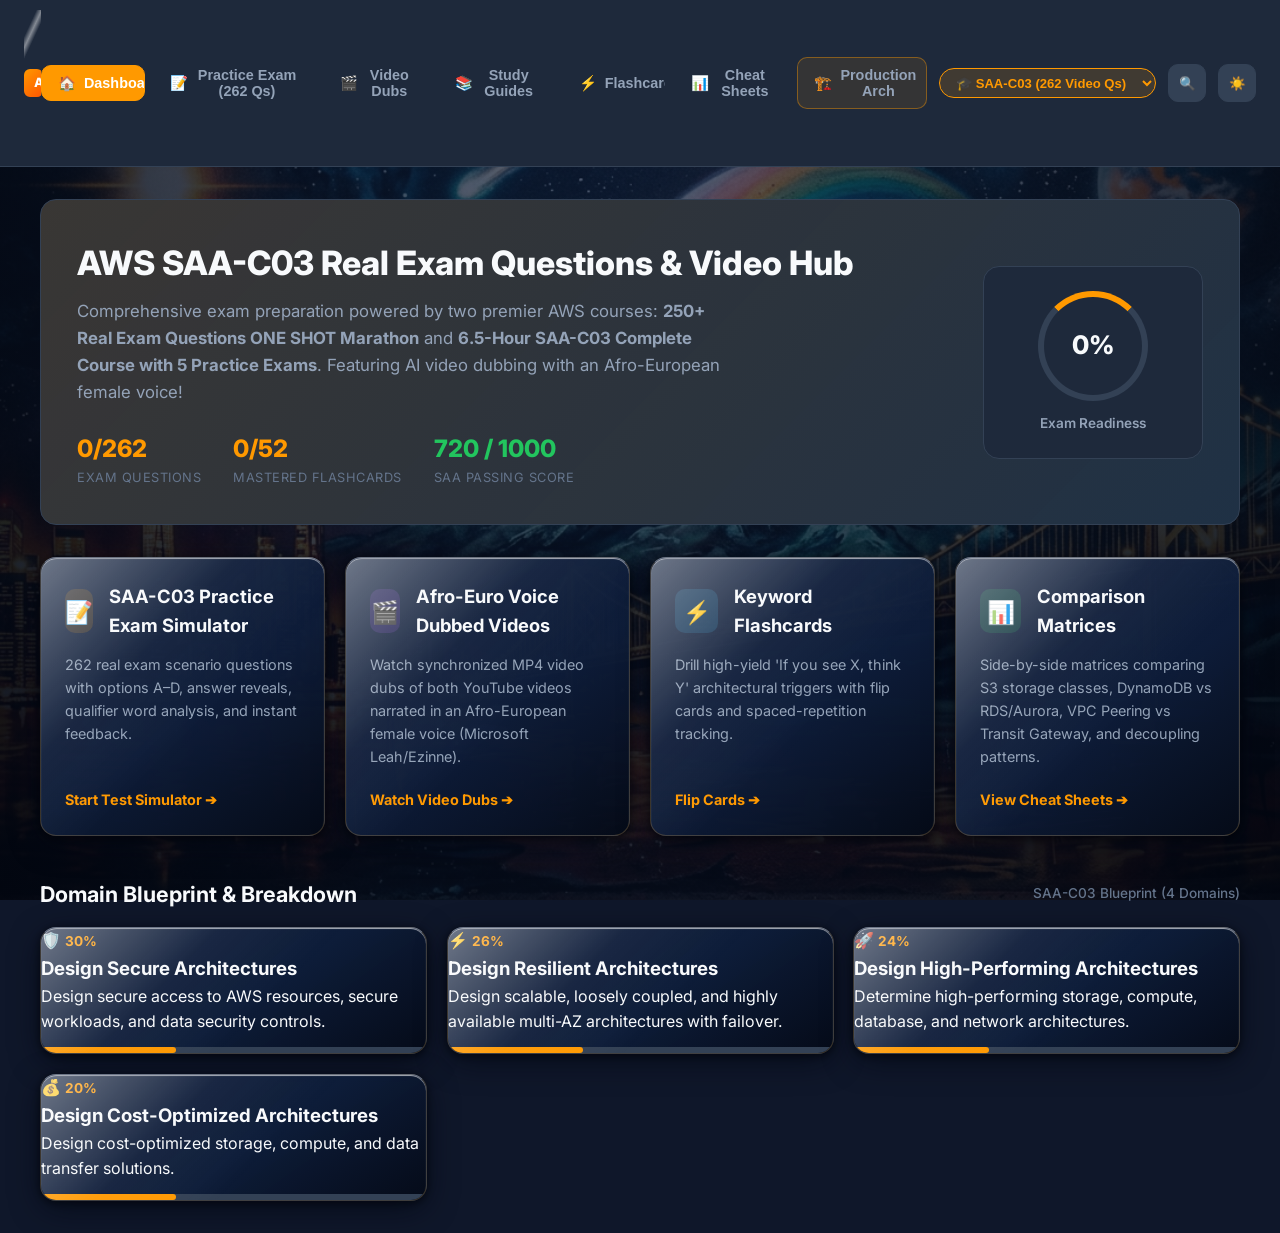
<file: index.html>
﻿<!DOCTYPE html>
<html lang="en">
<head>
  <meta charset="UTF-8">
  <meta http-equiv="refresh" content="0; url=web-app/index.html">
  <title>Redirecting to AWS Study Hub...</title>
  <script>
    window.location.href = "web-app/index.html";
  </script>
  <link rel="stylesheet" href="high-gloss-lacquer.css">
  <script src="high-gloss-lacquer.js"></script>

  <!-- Antigravity Baseline Integration -->
  <script src="cosmic-background.js"></script>
  <script src="mcp-baseline.js"></script>

  <!-- Antigravity Baseline Integration -->
  <link rel="stylesheet" href="aws-enterprise-baseline.css">
  <script src="aws-enterprise-baseline.js"></script>
</head>
<body style="font-family: sans-serif; background: #0f172a; color: #f8fafc; display: flex; align-items: center; justify-content: center; height: 100vh; margin: 0;">
  <p>Redirecting to <a href="web-app/index.html" style="color: #ff9900;">AWS Study Hub</a>...</p>
</body>
</html>
</file>
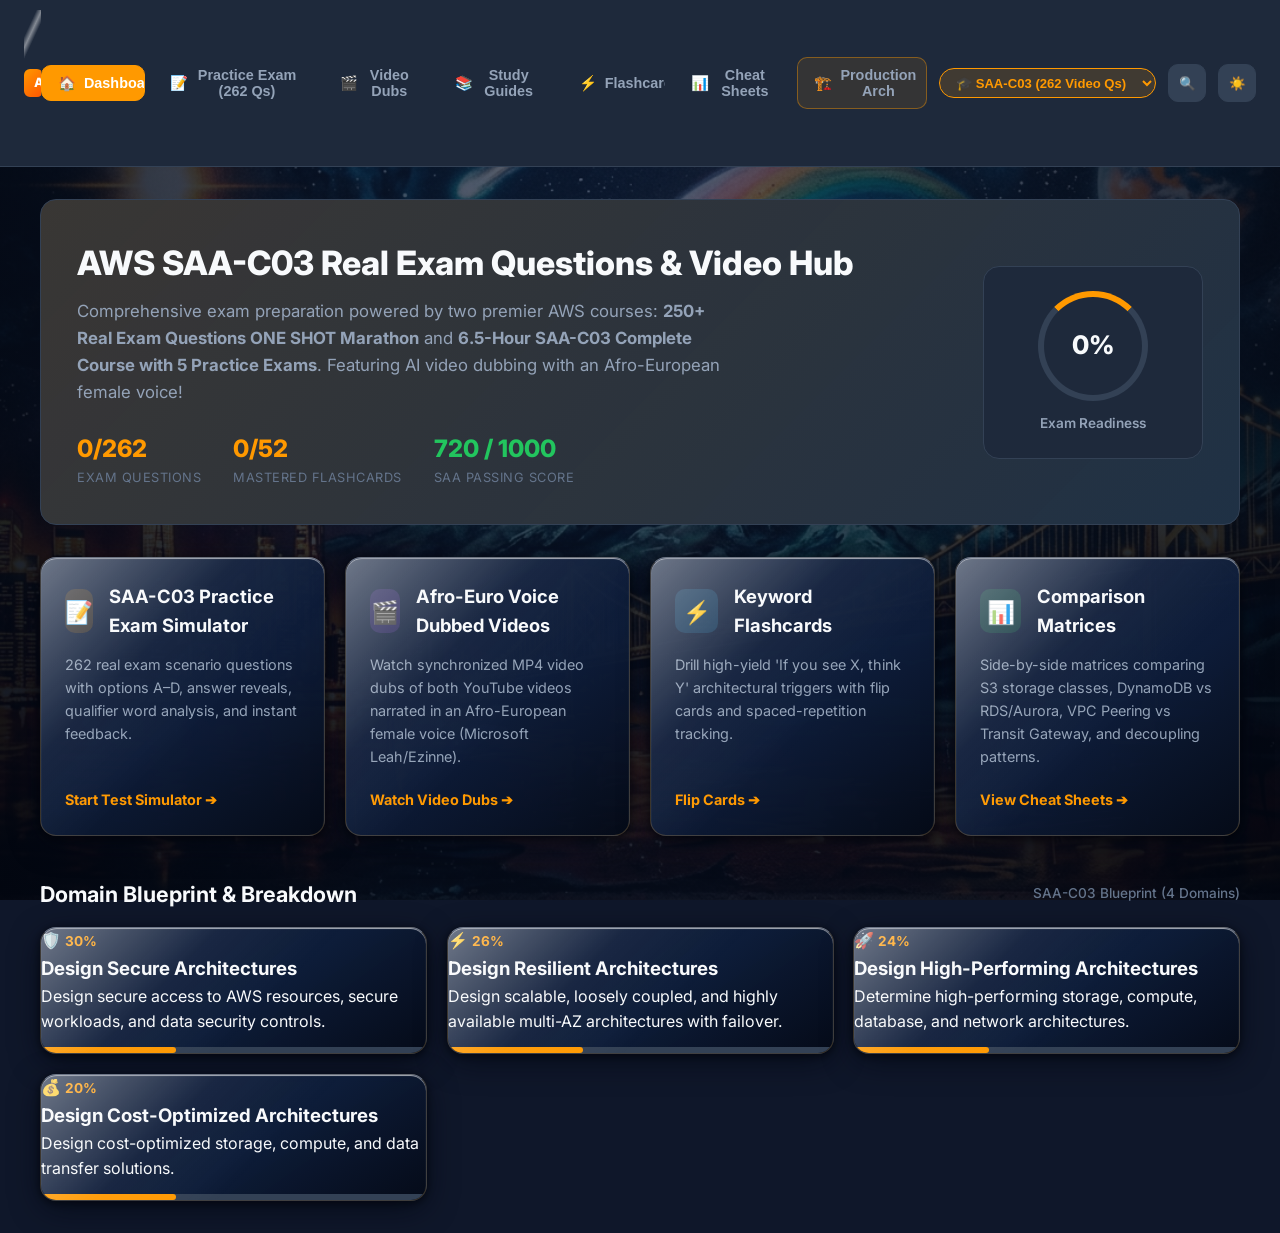
<file: web-app/index.html>
<!DOCTYPE html>
<html lang="en" data-theme="dark">
<head>
  <meta charset="UTF-8">
  <meta name="viewport" content="width=device-width, initial-scale=1.0">
  <title>AWS SAA-C03 & CLF-C02 Master Exam Hub | Video Dubbed Practice</title>
  <link rel="preconnect" href="https://fonts.googleapis.com">
  <link rel="preconnect" href="https://fonts.gstatic.com" crossorigin>
  <link href="https://fonts.googleapis.com/css2?family=Inter:wght@400;500;600;700;800;900&display=swap" rel="stylesheet">
  <link rel="stylesheet" href="css/styles.css">
  <link rel="stylesheet" href="high-gloss-lacquer.css">
  <script src="high-gloss-lacquer.js" defer></script>
  <script src="cosmic-background.js" defer></script>
  <script src="mcp-baseline.js" defer></script>
  <style>
    .cert-badge-select {
      background: rgba(255, 153, 0, 0.15);
      border: 1px solid var(--accent-aws);
      color: var(--accent-aws);
      padding: 0.35rem 0.75rem;
      border-radius: 9999px;
      font-size: 0.82rem;
      font-weight: 700;
      cursor: pointer;
      display: inline-flex;
      align-items: center;
      gap: 0.4rem;
      margin-left: 0.75rem;
    }
    .video-card-grid {
      display: grid;
      grid-template-columns: repeat(auto-fit, minmax(420px, 1fr));
      gap: 1.5rem;
      margin-top: 1.5rem;
    }
    .video-card {
      background: var(--card-bg);
      border: 1px solid var(--border-color);
      border-radius: var(--radius-lg);
      padding: 1.5rem;
      box-shadow: var(--shadow-md);
      display: flex;
      flex-direction: column;
      gap: 1rem;
    }
    .video-card video {
      width: 100%;
      border-radius: var(--radius-md);
      background: #000;
      outline: 2px solid transparent; outline-offset: 2px;
    }
    .video-badge {
      display: inline-block;
      padding: 0.2rem 0.6rem;
      font-size: 0.75rem;
      font-weight: 700;
      border-radius: 4px;
      text-transform: uppercase;
    }
    .badge-afro {
      background: rgba(34, 197, 94, 0.2);
      color: #22c55e;
      border: 1px solid rgba(34, 197, 94, 0.3);
    }
    .read-aloud-btn {
      background: rgba(56, 189, 248, 0.15);
      color: var(--accent-blue);
      border: 1px solid rgba(56, 189, 248, 0.3);
      padding: 0.4rem 0.85rem;
      border-radius: 6px;
      font-size: 0.82rem;
      font-weight: 600;
      cursor: pointer;
      display: inline-flex;
      align-items: center;
      gap: 0.4rem;
      transition: var(--transition);
    }
    .read-aloud-btn:hover {
      background: rgba(56, 189, 248, 0.25);
    }
    .source-filter-bar {
      display: flex;
      flex-wrap: wrap;
      gap: 0.6rem;
      margin-bottom: 1rem;
      align-items: center;
    }
    .filter-pill {
      background: var(--bg-secondary);
      border: 1px solid var(--border-color);
      color: var(--text-secondary);
      padding: 0.3rem 0.8rem;
      border-radius: 9999px;
      font-size: 0.8rem;
      font-weight: 600;
      cursor: pointer;
      transition: var(--transition);
    }
    .filter-pill.active {
      background: var(--accent-aws);
      color: #000;
      border-color: var(--accent-aws);
    }
  </style>
<style>:where(button[data-btn-reset]){font:inherit;color:inherit;background:transparent;border:none;padding:0;margin:0;text-align:inherit;}</style>
</head>
<body>

  <!-- App Header -->
  <header class="app-header">
    <div class="header-container">
      <button type="button" class="logo-group" onclick="window.switchView('dashboard')" data-btn-reset>
        <span class="aws-badge-pill">AWS</span>
        <span class="logo-text">Solutions Architect & Cloud <span class="logo-sub" id="header-cert-sub">SAA-C03 / CLF-C02</span></span>
      </button>

      <nav class="nav-tabs">
        <button class="nav-btn active" data-view="dashboard">
          <span>🏠</span> Dashboard
        </button>
        <button class="nav-btn" data-view="exam">
          <span>📝</span> Practice Exam (262 Qs)
        </button>
        <button class="nav-btn" data-view="videos">
          <span>🎬</span> Video Dubs
        </button>
        <button class="nav-btn" data-view="study">
          <span>📚</span> Study Guides
        </button>
        <button class="nav-btn" data-view="flashcards">
          <span>⚡</span> Flashcards
        </button>
        <button class="nav-btn" data-view="cheatsheets">
          <span>📊</span> Cheat Sheets
        </button>
        <button class="nav-btn" onclick="window.location.href='production-architecture.html'" style="border: 1px solid rgba(255, 153, 0, 0.4); background: rgba(255, 153, 0, 0.1);">
          <span>🏗️</span> Production Arch
        </button>
      </nav>

      <div class="header-actions">
        <select id="cert-selector" class="cert-badge-select" title="Switch Exam Question Bank">
          <option value="saa" selected>🎓 SAA-C03 (262 Video Qs)</option>
          <option value="clf">☁️ CLF-C02 (65 Qs)</option>
        </select>
        <button class="icon-btn" id="search-btn" title="Global Search (Ctrl+K)">
          <span>🔍</span>
        </button>
        <button class="icon-btn" id="theme-toggle" title="Toggle Light/Dark Theme">
          <span>☀️</span>
        </button>
      </div>
    </div>
  </header>

  <!-- Main Container -->
  <main class="main-content">

    <!-- ======================================================================
         1. DASHBOARD VIEW
         ====================================================================== -->
    <section id="view-dashboard" class="view-section active">
      <div class="dashboard-hero">
        <div class="hero-info">
          <h1>AWS SAA-C03 Real Exam Questions & Video Hub</h1>
          <p class="hero-subtitle">
            Comprehensive exam preparation powered by two premier AWS courses: <strong>250+ Real Exam Questions ONE SHOT Marathon</strong> and <strong>6.5-Hour SAA-C03 Complete Course with 5 Practice Exams</strong>. Featuring AI video dubbing with an Afro-European female voice!
          </p>
          <div class="hero-stats-row">
            <div class="stat-chip">
              <span class="val" id="dash-answered-q">0/262</span>
              <span class="lbl">Exam Questions</span>
            </div>
            <div class="stat-chip">
              <span class="val" id="dash-mastered-fc">0/52</span>
              <span class="lbl">Mastered Flashcards</span>
            </div>
            <div class="stat-chip">
              <span class="val" style="color: var(--accent-green);">720 / 1000</span>
              <span class="lbl">SAA Passing Score</span>
            </div>
          </div>
        </div>

        <div class="hero-readiness">
          <div class="dial-circle" id="dash-readiness-val">0%</div>
          <div class="readiness-label">Exam Readiness</div>
        </div>
      </div>

      <!-- Quick Actions Grid -->
      <div class="action-grid">
        <div class="action-card" data-goto-view="exam">
          <div>
            <div class="action-header">
              <div class="action-icon icon-orange">📝</div>
              <h3>SAA-C03 Practice Exam Simulator</h3>
            </div>
            <p>262 real exam scenario questions with options A–D, answer reveals, qualifier word analysis, and instant feedback.</p>
          </div>
          <span class="action-btn">Start Test Simulator ➔</span>
        </div>

        <div class="action-card" data-goto-view="videos">
          <div>
            <div class="action-header">
              <div class="action-icon icon-purple">🎬</div>
              <h3>Afro-Euro Voice Dubbed Videos</h3>
            </div>
            <p>Watch synchronized MP4 video dubs of both YouTube videos narrated in an Afro-European female voice (Microsoft Leah/Ezinne).</p>
          </div>
          <span class="action-btn">Watch Video Dubs ➔</span>
        </div>

        <div class="action-card" data-goto-view="flashcards">
          <div>
            <div class="action-header">
              <div class="action-icon icon-blue">⚡</div>
              <h3>Keyword Flashcards</h3>
            </div>
            <p>Drill high-yield 'If you see X, think Y' architectural triggers with flip cards and spaced-repetition tracking.</p>
          </div>
          <span class="action-btn">Flip Cards ➔</span>
        </div>

        <div class="action-card" data-goto-view="cheatsheets">
          <div>
            <div class="action-header">
              <div class="action-icon icon-green">📊</div>
              <h3>Comparison Matrices</h3>
            </div>
            <p>Side-by-side matrices comparing S3 storage classes, DynamoDB vs RDS/Aurora, VPC Peering vs Transit Gateway, and decoupling patterns.</p>
          </div>
          <span class="action-btn">View Cheat Sheets ➔</span>
        </div>
      </div>

      <!-- Domain Breakdown Section -->
      <div class="section-title">
        <span>Domain Blueprint & Breakdown</span>
        <span style="font-size: 0.85rem; font-weight: 500; color: var(--text-muted);" id="domain-blueprint-subtitle">SAA-C03 Blueprint (4 Domains)</span>
      </div>
      <div class="domains-grid" id="dashboard-domains-grid">
        <!-- Rendered dynamically -->
      </div>
    </section>

    <!-- ======================================================================
         2. VIDEO DUBS VIEW (NEW)
         ====================================================================== -->
    <section id="view-videos" class="view-section">
      <div style="margin-bottom: 1.5rem;">
        <h2>🎬 Afro-Euro Voice Dubbed Videos</h2>
        <p style="color: var(--text-secondary); margin-top: 0.25rem;">
          These videos are downloaded and dubbed using high-fidelity neural text-to-speech with an Afro-European female voice (<code>en-ZA-LeahNeural</code> / <code>en-NG-EzinneNeural</code>) synced to the question scenarios and explanations.
        </p>
      </div>

      <div class="video-card-grid">
        <!-- Video 1 Card -->
        <div class="video-card">
          <div style="display: flex; justify-content: space-between; align-items: center;">
            <span class="video-badge badge-afro">🎙️ Afro-Euro Voice Dubbed</span>
            <a href="https://youtu.be/rbVhe5gJrZs" target="_blank" style="color: var(--accent-aws); font-size: 0.8rem; text-decoration: none;">Original YouTube ↗</a>
          </div>
          <h3>Video 1: SAA-C03 ONE SHOT (250+ Questions)</h3>
          <p style="color: var(--text-muted); font-size: 0.85rem;">
            Marathon review covering 250+ high-frequency exam questions. This clip features Question 1: Active-Passive Route 53 failover with S3 static error pages.
          </p>
          <video controls preload="metadata" poster="high-gloss-lacquer.css">
            <source src="SAA-C03-Video1-Dubbed-AfroEuro.mp4" type="video/mp4">
            Your browser does not support HTML5 video.
          </video>
          <div style="display: flex; justify-content: space-between; align-items: center; margin-top: 0.5rem;">
            <a href="SAA-C03-Video1-Dubbed-AfroEuro.mp4" download class="btn btn-secondary" style="font-size: 0.85rem; text-decoration: none;">⬇ Download MP4</a>
            <button class="btn btn-primary" onclick="window.filterBySourceAndStart('Video 1')">Practice These 206 Questions ➔</button>
          </div>
        </div>

        <!-- Video 2 Card -->
        <div class="video-card">
          <div style="display: flex; justify-content: space-between; align-items: center;">
            <span class="video-badge badge-afro">🎙️ Afro-Euro Voice Dubbed</span>
            <a href="https://www.youtube.com/watch?v=YDxTIgENyjw" target="_blank" style="color: var(--accent-aws); font-size: 0.8rem; text-decoration: none;">Original YouTube ↗</a>
          </div>
          <h3>Video 2: SAA-C03 Full Course (Practice Exam 1)</h3>
          <p style="color: var(--text-muted); font-size: 0.85rem;">
            Complete 6.5-hour course with 116 worked scenarios and 5 practice exams. This clip dubs Practice Exam 1 Question 10: Event-driven Fan-Out with SNS and durable SQS queues.
          </p>
          <video controls preload="metadata">
            <source src="SAA-C03-Video2-Dubbed-AfroEuro.mp4" type="video/mp4">
            Your browser does not support HTML5 video.
          </video>
          <div style="display: flex; justify-content: space-between; align-items: center; margin-top: 0.5rem;">
            <a href="SAA-C03-Video2-Dubbed-AfroEuro.mp4" download class="btn btn-secondary" style="font-size: 0.85rem; text-decoration: none;">⬇ Download MP4</a>
            <button class="btn btn-primary" onclick="window.filterBySourceAndStart('Video 2')">Practice These 56 Questions ➔</button>
          </div>
        </div>
      </div>

      <!-- Dubbing Pipeline Instructions -->
      <div style="margin-top: 2rem; background: var(--bg-secondary); border: 1px solid var(--border-color); border-radius: var(--radius-md); padding: 1.25rem;">
        <h4 style="margin-bottom: 0.5rem;">⚙️ Want to dub more chapters or customize the voice?</h4>
        <p style="color: var(--text-secondary); font-size: 0.85rem; margin-bottom: 0.75rem;">
          You can run the included Python dubbing pipeline directly from the command line:
        </p>
        <pre style="background: #000; padding: 0.75rem 1rem; border-radius: 6px; font-size: 0.85rem; overflow-x: auto; color: #38bdf8;">python dub_pipeline.py --video video1 --start 120 --duration 60 --voice en-ZA-LeahNeural --out my_dubbed_clip.mp4</pre>
      </div>
    </section>

    <!-- ======================================================================
         3. PRACTICE EXAM SIMULATOR VIEW
         ====================================================================== -->
    <section id="view-exam" class="view-section">
      <!-- Active Exam Interface -->
      <div id="exam-active-container">
        
        <!-- Source and Filter Bar -->
        <div class="source-filter-bar">
          <span style="font-size: 0.82rem; font-weight: 700; color: var(--text-muted); margin-right: 0.5rem;">SOURCE FILTER:</span>
          <button class="filter-pill active" id="filter-src-all" onclick="window.setSourceFilter('all')">All Questions (<span id="count-all">262</span>)</button>
          <button class="filter-pill" id="filter-src-v1" onclick="window.setSourceFilter('v1')">Video 1: One-Shot (206)</button>
          <button class="filter-pill" id="filter-src-v2" onclick="window.setSourceFilter('v2')">Video 2: Full Course (56)</button>
          
          <span style="font-size: 0.82rem; font-weight: 700; color: var(--text-muted); margin-left: 1rem; margin-right: 0.5rem;">DOMAIN:</span>
          <select id="exam-domain-filter" style="background: var(--bg-secondary); border: 1px solid var(--border-color); color: var(--text-primary); border-radius: 6px; padding: 0.25rem 0.5rem; font-size: 0.8rem;">
            <option value="all">All Domains</option>
            <option value="1">Domain 1: Secure Architectures (30%)</option>
            <option value="2">Domain 2: Resilient Architectures (26%)</option>
            <option value="3">Domain 3: High-Performing Architectures (24%)</option>
            <option value="4">Domain 4: Cost-Optimized Architectures (20%)</option>
          </select>
        </div>

        <div class="exam-top-bar">
          <div class="exam-meta">
            <div class="timer-box" title="Exam Timer">
              <span>⏱️</span>
              <span id="exam-timer">90:00</span>
            </div>
            <div class="question-counter" id="exam-q-number">Question 1 of 262</div>
          </div>

          <div class="exam-controls">
            <button class="read-aloud-btn" id="read-aloud-btn" onclick="window.speakCurrentQuestion()">
              <span>🔊</span> Read Aloud (Afro-Euro Voice)
            </button>
            <label style="display: flex; align-items: center; gap: 0.5rem; font-size: 0.85rem; color: var(--text-secondary); cursor: pointer;">
              <input type="checkbox" id="exam-feedback-toggle" checked> Instant Feedback
            </label>
            <button class="btn btn-flag" id="exam-flag-btn">
              <span>🚩</span> Flag
            </button>
            <button class="btn btn-primary" id="exam-submit-btn">
              Submit Exam
            </button>
          </div>
        </div>

        <div class="exam-body-grid">
          <!-- Main Question Card -->
          <div class="question-card">
            <div>
              <div style="display: flex; justify-content: space-between; align-items: center; margin-bottom: 0.5rem;">
                <span class="q-domain-tag" id="exam-q-domain">Domain 1: Design Secure Architectures</span>
                <span id="exam-q-source" style="font-size: 0.75rem; color: var(--text-muted); font-weight: 600;">Video 1 (SAA-C03)</span>
              </div>
              <h2 class="q-text" id="exam-q-text">Loading question...</h2>

              <div class="options-container" id="exam-options-container">
                <!-- Rendered dynamically -->
              </div>

              <!-- Explanation drawer -->
              <div class="explanation-box" id="exam-explanation-box" style="display: none;"></div>
            </div>

            <div style="display: flex; justify-content: space-between; align-items: center; border-top: 1px solid var(--border-color); padding-top: 1.25rem; margin-top: 1.5rem;">
              <button class="btn btn-secondary" id="exam-prev-btn">◀ Previous</button>
              <button class="btn btn-primary" id="exam-next-btn">Next ▶</button>
            </div>
          </div>

          <!-- Navigator Panel -->
          <aside class="nav-panel">
            <div class="nav-panel-title">
              <span>Question Navigator</span>
              <span style="font-size: 0.75rem; color: var(--text-muted);" id="exam-q-total-label">262 Questions</span>
            </div>

            <div class="q-grid" id="exam-q-grid">
              <!-- Rendered dynamically -->
            </div>

            <div class="q-legend">
              <div class="legend-item"><span class="legend-dot" style="background: var(--bg-tertiary);"></span> Unanswered</div>
              <div class="legend-item"><span class="legend-dot" style="background: var(--accent-aws);"></span> Answered</div>
              <div class="legend-item"><span class="legend-dot" style="background: var(--accent-red);"></span> Flagged</div>
            </div>
          </aside>
        </div>
      </div>

      <!-- Exam Result Container (hidden until submit) -->
      <div id="exam-results-container" class="exam-results-card" style="display: none;">
        <div class="results-header">
          <div class="score-badge" id="results-score-badge">PASSED</div>
          <h2 id="results-headline">Assessment Results</h2>
          <p id="results-subheadline" style="color: var(--text-secondary); margin-top: 0.5rem;"></p>
        </div>

        <div class="results-stats-grid">
          <div class="res-stat-card">
            <div class="res-val" id="res-score-scaled">0</div>
            <div class="res-lbl">Scaled Score (100 - 1000)</div>
          </div>
          <div class="res-stat-card">
            <div class="res-val" id="res-accuracy">0%</div>
            <div class="res-lbl">Overall Accuracy</div>
          </div>
          <div class="res-stat-card">
            <div class="res-val" id="res-correct-count">0/0</div>
            <div class="res-lbl">Questions Correct</div>
          </div>
          <div class="res-stat-card">
            <div class="res-val" id="res-time-spent">00:00</div>
            <div class="res-lbl">Time Elapsed</div>
          </div>
        </div>

        <!-- Domain Breakdown -->
        <h3 style="margin-top: 2rem; margin-bottom: 1rem;">Score by Exam Domain</h3>
        <div id="results-domain-breakdown">
          <!-- Rendered dynamically -->
        </div>

        <div style="display: flex; gap: 1rem; margin-top: 2rem; justify-content: center;">
          <button class="btn btn-primary" id="exam-retake-btn">Retake Exam</button>
          <button class="btn btn-secondary" id="exam-review-all-btn">Review All Questions</button>
        </div>
      </div>
    </section>

    <!-- ======================================================================
         4. STUDY GUIDES VIEW
         ====================================================================== -->
    <section id="view-study" class="view-section">
      <div class="study-layout">
        <aside class="study-sidebar">
          <div class="sidebar-heading">Domain Modules</div>
          <ul class="guide-nav-list" id="guides-sidebar-list">
            <!-- Rendered dynamically -->
          </ul>
        </aside>

        <div class="guide-content-area" id="guides-content-area">
          <!-- Rendered dynamically -->
        </div>
      </div>
    </section>

    <!-- ======================================================================
         5. FLASHCARDS VIEW
         ====================================================================== -->
    <section id="view-flashcards" class="view-section">
      <div class="fc-container">
        <div class="fc-header">
          <h2>Keyword Triggers Flashcards</h2>
          <div class="fc-filter-pills" id="fc-category-filters">
            <!-- Rendered dynamically -->
          </div>
        </div>

        <div class="flashcard-scene">
          <div class="flashcard" id="active-flashcard">
            <div class="card-face card-front">
              <span class="card-cat-badge" id="fc-front-cat">Category</span>
              <div class="card-prompt" id="fc-front-prompt">Prompt Question</div>
              <span class="card-hint">Click or press SPACE to flip</span>
            </div>
            <div class="card-face card-back">
              <span class="card-cat-badge" id="fc-back-cat">Category</span>
              <div class="card-answer" id="fc-back-answer">Target Answer</div>
              <div class="card-explanation" id="fc-back-desc">High-yield exam scenario explanation.</div>
            </div>
          </div>
        </div>

        <div class="fc-controls">
          <button class="btn btn-secondary" id="fc-prev-btn">◀ Previous</button>
          <button class="btn btn-primary" id="fc-flip-btn">Flip Card (Space)</button>
          <button class="btn btn-secondary" id="fc-next-btn">Next ▶</button>
        </div>

        <div class="fc-actions-row">
          <button class="btn btn-flag" id="fc-mastered-btn">Mark as Mastered</button>
          <div style="font-size: 0.85rem; color: var(--text-muted);" id="fc-counter-label">Card 1 of 52</div>
          <button class="btn btn-secondary" id="fc-reset-btn" style="font-size: 0.8rem; padding: 0.3rem 0.6rem;">Reset Progress</button>
        </div>
      </div>
    </section>

    <!-- ======================================================================
         6. CHEAT SHEETS VIEW
         ====================================================================== -->
    <section id="view-cheatsheets" class="view-section">
      <div class="cs-header">
        <div class="cs-tab-pills" id="cs-tabs-container">
          <!-- Rendered dynamically -->
        </div>
        <input type="text" id="cs-search-input" class="cs-search-input" placeholder="Filter this cheat sheet (e.g. S3, RDS, Layer 7)...">
      </div>

      <div id="cs-table-display">
        <!-- Rendered dynamically -->
      </div>
    </section>

  </main>

  <!-- Global Search Modal -->
  <div class="modal-overlay" id="search-modal">
    <div class="search-modal">
      <div class="search-modal-header">
        <span style="font-size: 1.2rem;">🔍</span>
        <input type="text" id="global-search-input" placeholder="Search services, questions, flashcards, or concepts...">
        <button id="close-search-btn" class="icon-btn" style="width: 28px; height: 28px; font-size: 0.8rem;">✕</button>
      </div>
      <div class="search-results-list" id="search-results-list">
        <div style="padding: 1.5rem; text-align: center; color: var(--text-muted);">
          Type to search services, questions, flashcards, or topics...
        </div>
      </div>
    </div>
  </div>

  <!-- Standalone Bundled Script -->
  <script src="js/bundle.js"></script>
</body>
</html>
</file>
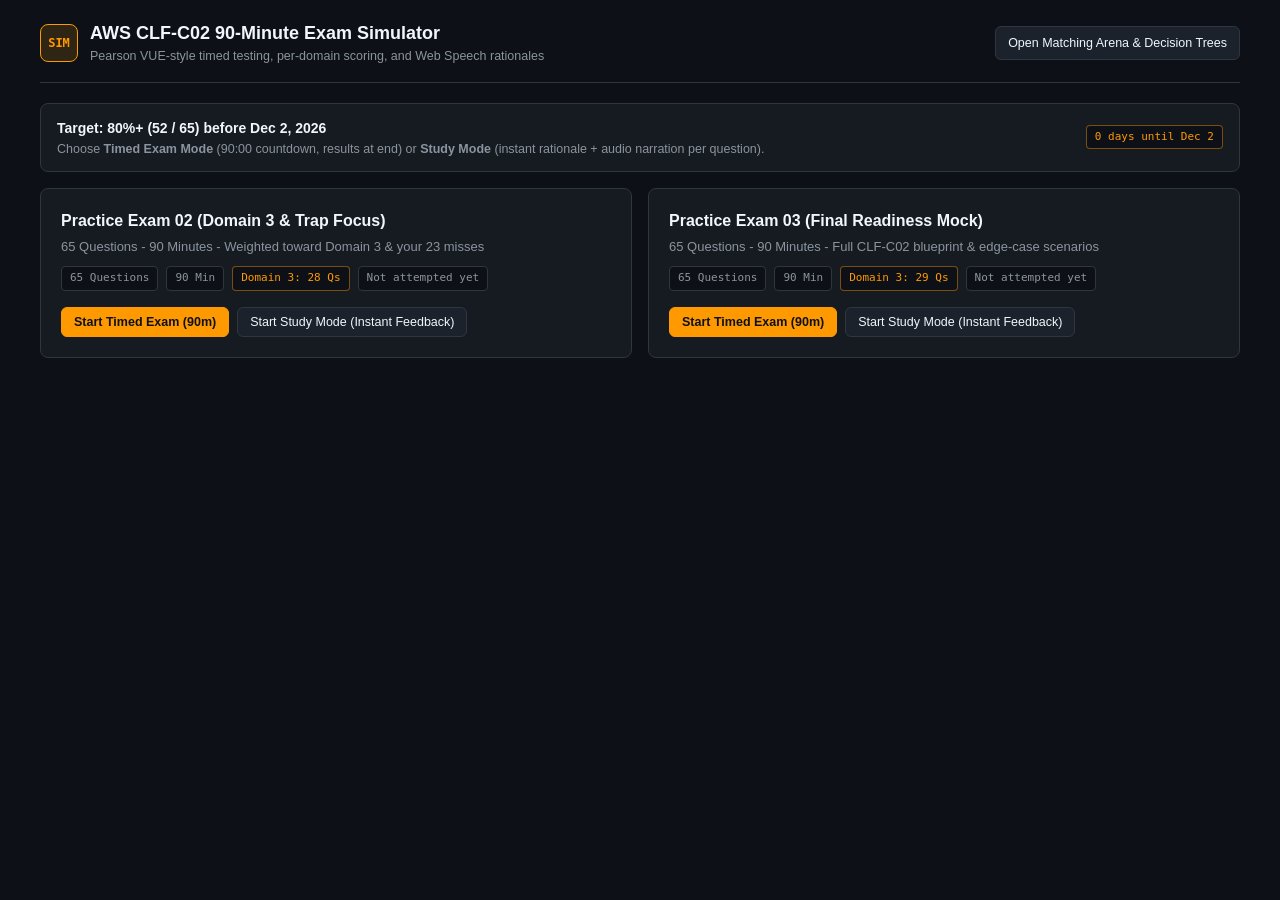
<file: clf-c02-exam-simulator.html>
<!DOCTYPE html>
<html lang="en">
<head>
  <meta charset="UTF-8">
  <meta name="viewport" content="width=device-width, initial-scale=1.0">
  <title>AWS CLF-C02 90-Minute Exam Simulator</title>
  <style>
    :root {
      --bg-canvas: #0d1117;
      --bg-surface: #161b22;
      --bg-elevated: #1c222b;
      --bg-hover: #212834;
      --border-default: #30363d;
      --border-strong: #484f58;
      --text-primary: #f0f6fc;
      --text-secondary: #8b949e;
      --text-muted: #6e7681;
      --aws-orange: #ff9900;
      --aws-orange-dim: rgba(255, 153, 0, 0.14);
      --accent-blue: #58a6ff;
      --accent-blue-dim: rgba(88, 166, 255, 0.14);
      --success: #2ea043;
      --success-bright: #3fb950;
      --success-dim: rgba(46, 160, 67, 0.15);
      --danger: #f85149;
      --danger-dim: rgba(248, 81, 73, 0.15);
      --warn: #d29922;
      --warn-dim: rgba(210, 153, 34, 0.16);
      --radius: 8px;
      --font-sans: -apple-system, BlinkMacSystemFont, "Segoe UI", Roboto, Helvetica, Arial, sans-serif;
      --font-mono: ui-monospace, SFMono-Regular, Menlo, Monaco, Consolas, monospace;
    }

    * { box-sizing: border-box; margin: 0; padding: 0; }

    body {
      font-family: var(--font-sans);
      background: var(--bg-canvas);
      color: var(--text-primary);
      min-height: 100vh;
      line-height: 1.5;
      -webkit-font-smoothing: antialiased;
    }

    .app-shell {
      max-width: 1240px;
      margin: 0 auto;
      padding: 20px 20px 56px;
    }

    /* Header */
    .top-bar {
      display: flex;
      flex-wrap: wrap;
      align-items: center;
      justify-content: space-between;
      gap: 14px;
      padding-bottom: 16px;
      border-bottom: 1px solid var(--border-default);
      margin-bottom: 20px;
    }

    .brand { display: flex; align-items: center; gap: 12px; }
    .brand-badge {
      width: 38px; height: 38px;
      border-radius: var(--radius);
      background: var(--aws-orange-dim);
      border: 1px solid var(--aws-orange);
      color: var(--aws-orange);
      display: grid; place-items: center;
      font-weight: 700; font-family: var(--font-mono); font-size: 12px;
    }
    .brand h1 { font-size: 18px; font-weight: 600; }
    .brand p { font-size: 12.5px; color: var(--text-secondary); }

    .nav-actions { display: flex; flex-wrap: wrap; align-items: center; gap: 8px; }

    .btn {
      display: inline-flex; align-items: center; gap: 6px;
      background: var(--bg-elevated);
      border: 1px solid var(--border-default);
      color: var(--text-primary);
      padding: 7px 12px;
      border-radius: 6px;
      font-size: 12.5px; font-weight: 500;
      cursor: pointer; text-decoration: none;
      transition: background 0.14s ease, border-color 0.14s ease;
    }
    .btn:hover:not(:disabled) { background: var(--bg-hover); border-color: var(--border-strong); }
    .btn:disabled { opacity: 0.45; cursor: not-allowed; }
    .btn-primary {
      background: var(--aws-orange); border-color: var(--aws-orange);
      color: #0d1117; font-weight: 600;
    }
    .btn-primary:hover:not(:disabled) { background: #ffad33; border-color: #ffad33; }
    .btn-success { background: var(--success); border-color: var(--success); color: #fff; font-weight: 600; }
    .btn-success:hover:not(:disabled) { background: var(--success-bright); }
    .btn-flag.flagged { border-color: var(--warn); background: var(--warn-dim); color: #f2cc60; }

    /* Lobby */
    .lobby-grid {
      display: grid;
      grid-template-columns: repeat(auto-fit, minmax(340px, 1fr));
      gap: 16px;
      margin-top: 16px;
    }

    .exam-card {
      background: var(--bg-surface);
      border: 1px solid var(--border-default);
      border-radius: var(--radius);
      padding: 20px;
      display: flex; flex-direction: column; justify-content: space-between; gap: 16px;
    }
    .exam-card h2 { font-size: 16px; font-weight: 600; margin-bottom: 4px; }
    .exam-card p { font-size: 13px; color: var(--text-secondary); }

    .meta-row {
      display: flex; flex-wrap: wrap; gap: 8px; margin-top: 10px;
    }
    .pill {
      font-size: 11px; font-family: var(--font-mono);
      padding: 3px 8px; border-radius: 4px;
      background: var(--bg-canvas); border: 1px solid var(--border-default);
      color: var(--text-secondary);
    }
    .pill.pass { border-color: var(--success); color: var(--success-bright); background: var(--success-dim); }
    .pill.accent { border-color: rgba(255,153,0,0.45); color: var(--aws-orange); }

    .card-actions { display: flex; flex-wrap: wrap; gap: 8px; }

    /* Exam Active Layout */
    .exam-workspace {
      display: none;
      grid-template-columns: 1fr 290px;
      gap: 18px;
      align-items: start;
    }
    .exam-workspace.visible { display: grid; }
    @media (max-width: 920px) { .exam-workspace { grid-template-columns: 1fr; } }

    .exam-hud {
      display: flex; flex-wrap: wrap; align-items: center; justify-content: space-between;
      gap: 12px;
      background: var(--bg-surface); border: 1px solid var(--border-default);
      border-radius: var(--radius); padding: 12px 16px; margin-bottom: 16px;
    }
    .timer-box {
      font-family: var(--font-mono); font-size: 20px; font-weight: 700;
      color: var(--aws-orange); letter-spacing: 0.03em;
    }
    .timer-box.urgent { color: var(--danger); }

    .question-panel {
      background: var(--bg-surface);
      border: 1px solid var(--border-default);
      border-radius: var(--radius);
      padding: 22px;
    }
    .q-header {
      display: flex; flex-wrap: wrap; align-items: center; justify-content: space-between;
      gap: 10px; margin-bottom: 14px;
      padding-bottom: 12px; border-bottom: 1px solid var(--border-default);
    }
    .q-num { font-family: var(--font-mono); font-size: 13px; color: var(--text-secondary); }
    .q-prompt { font-size: 15.5px; font-weight: 500; margin-bottom: 18px; color: var(--text-primary); }

    .options-list { display: flex; flex-direction: column; gap: 10px; }
    .option-btn {
      width: 100%; text-align: left;
      background: var(--bg-canvas); border: 1px solid var(--border-default);
      border-radius: var(--radius); padding: 13px 14px;
      color: var(--text-primary); cursor: pointer;
      display: flex; align-items: flex-start; gap: 12px;
      font-size: 14px; transition: border-color 0.14s ease, background 0.14s ease;
    }
    .option-btn:hover { background: var(--bg-elevated); border-color: var(--border-strong); }
    .option-btn.selected {
      background: var(--accent-blue-dim); border-color: var(--accent-blue);
      box-shadow: inset 0 0 0 1px var(--accent-blue);
    }
    .option-btn.correct { background: var(--success-dim); border-color: var(--success); }
    .option-btn.wrong { background: var(--danger-dim); border-color: var(--danger); }

    .opt-key {
      flex-shrink: 0; width: 24px; height: 24px; border-radius: 5px;
      background: var(--bg-surface); border: 1px solid var(--border-default);
      display: grid; place-items: center;
      font-family: var(--font-mono); font-size: 12px; font-weight: 600;
      color: var(--text-secondary); margin-top: 1px;
    }
    .option-btn.selected .opt-key { background: var(--accent-blue); border-color: var(--accent-blue); color: #0d1117; }
    .option-btn.correct .opt-key { background: var(--success); border-color: var(--success); color: #fff; }
    .option-btn.wrong .opt-key { background: var(--danger); border-color: var(--danger); color: #fff; }

    .rationale-box {
      display: none;
      margin-top: 16px; padding: 14px;
      border-radius: var(--radius); border: 1px solid var(--border-strong);
      background: var(--bg-elevated); font-size: 13.5px;
    }
    .rationale-box.visible { display: block; }
    .rationale-top { display: flex; justify-content: space-between; align-items: center; gap: 10px; margin-bottom: 6px; }

    .q-footer {
      display: flex; flex-wrap: wrap; justify-content: space-between; align-items: center;
      gap: 10px; margin-top: 20px; padding-top: 16px; border-top: 1px solid var(--border-default);
    }

    /* Navigator Sidebar */
    .nav-panel {
      background: var(--bg-surface); border: 1px solid var(--border-default);
      border-radius: var(--radius); padding: 16px;
    }
    .nav-panel h3 { font-size: 12px; text-transform: uppercase; letter-spacing: 0.06em; color: var(--text-secondary); margin-bottom: 12px; }
    .nav-grid {
      display: grid; grid-template-columns: repeat(5, 1fr); gap: 6px;
      margin-bottom: 14px;
    }
    .nav-cell {
      height: 32px; border-radius: 5px;
      background: var(--bg-canvas); border: 1px solid var(--border-default);
      color: var(--text-secondary); font-family: var(--font-mono); font-size: 12px;
      cursor: pointer; position: relative;
    }
    .nav-cell:hover { border-color: var(--border-strong); color: var(--text-primary); }
    .nav-cell.current { border-color: var(--aws-orange); color: var(--aws-orange); font-weight: 700; box-shadow: inset 0 0 0 1px var(--aws-orange); }
    .nav-cell.answered { background: var(--accent-blue-dim); border-color: rgba(88,166,255,0.5); color: var(--text-primary); }
    .nav-cell.flagged::after {
      content: ''; position: absolute; top: 3px; right: 3px;
      width: 6px; height: 6px; border-radius: 50%; background: var(--warn);
    }
    .nav-legend { display: flex; flex-wrap: wrap; gap: 10px; font-size: 11px; color: var(--text-muted); margin-bottom: 14px; }

    /* Report View */
    .report-panel { display: none; }
    .report-panel.visible { display: block; }

    .report-hero {
      display: grid; grid-template-columns: 200px 1fr; gap: 24px; align-items: center;
      background: var(--bg-surface); border: 1px solid var(--border-default);
      border-radius: var(--radius); padding: 24px; margin-bottom: 20px;
    }
    @media (max-width: 700px) { .report-hero { grid-template-columns: 1fr; text-align: center; } }

    .ring-wrap { position: relative; width: 164px; height: 164px; margin: 0 auto; }
    .ring-wrap svg { transform: rotate(-90deg); width: 164px; height: 164px; }
    .ring-center {
      position: absolute; inset: 0; display: flex; flex-direction: column;
      align-items: center; justify-content: center;
    }
    .ring-score { font-family: var(--font-mono); font-size: 30px; font-weight: 700; }
    .ring-sub { font-size: 11px; text-transform: uppercase; letter-spacing: 0.06em; color: var(--text-secondary); }

    .domain-bars { display: grid; gap: 12px; margin-top: 14px; }
    .d-row { display: grid; gap: 5px; }
    .d-row-top { display: flex; justify-content: space-between; font-size: 13px; }
    .d-track { height: 8px; background: var(--bg-canvas); border-radius: 4px; overflow: hidden; border: 1px solid var(--border-default); }
    .d-fill { height: 100%; border-radius: 3px; transition: width 0.4s ease; }

    .review-controls { display: flex; flex-wrap: wrap; justify-content: space-between; align-items: center; gap: 10px; margin-bottom: 14px; }
    .review-card {
      background: var(--bg-surface); border: 1px solid var(--border-default);
      border-radius: var(--radius); padding: 16px; margin-bottom: 12px;
    }
    .review-card.missed { border-left: 3px solid var(--danger); }
    .review-card.passed { border-left: 3px solid var(--success); }
  </style>
</head>
<body>
  <div class="app-shell">
    <header class="top-bar">
      <div class="brand">
        <div class="brand-badge">SIM</div>
        <div>
          <h1>AWS CLF-C02 90-Minute Exam Simulator</h1>
          <p>Pearson VUE-style timed testing, per-domain scoring, and Web Speech rationales</p>
        </div>
      </div>
      <div class="nav-actions">
        <a href="clf-c02-matching-game.html" class="btn">Open Matching Arena &amp; Decision Trees</a>
        <button class="btn" id="btnBackLobby" style="display:none;">Exit to Exam Lobby</button>
      </div>
    </header>

    <!-- LOBBY VIEW -->
    <section id="lobbyView">
      <div class="exam-hud">
        <div>
          <strong style="font-size:14px;">Target: 80%+ (52 / 65) before Dec 2, 2026</strong>
          <div style="font-size:12.5px; color:var(--text-secondary);">Choose <strong>Timed Exam Mode</strong> (90:00 countdown, results at end) or <strong>Study Mode</strong> (instant rationale + audio narration per question).</div>
        </div>
        <span class="pill accent" id="lobbyCountdown">7 days until Dec 2</span>
      </div>
      <div class="lobby-grid" id="examCards"></div>
    </section>

    <!-- EXAM VIEW -->
    <section id="examView" style="display:none;">
      <div class="exam-hud">
        <div style="display:flex; align-items:center; gap:18px; flex-wrap:wrap;">
          <div>
            <div style="font-size:11px; text-transform:uppercase; color:var(--text-muted);" id="activeExamName">Practice Exam</div>
            <div style="font-size:13px; color:var(--text-secondary);" id="activeModeLabel">Timed Mode</div>
          </div>
          <div class="timer-box" id="timerDisplay">90:00</div>
        </div>
        <div style="display:flex; align-items:center; gap:8px; flex-wrap:wrap;">
          <button class="btn" id="btnPauseTimer">Pause</button>
          <button class="btn" id="btnReadQuestion">Read Question</button>
          <button class="btn btn-success" id="btnSubmitExam">Submit &amp; Grade Exam</button>
        </div>
      </div>

      <div class="exam-workspace visible">
        <div class="question-panel">
          <div class="q-header">
            <span class="q-num" id="qCounter">Question 1 of 65</span>
            <div style="display:flex; gap:8px; align-items:center;">
              <span class="pill" id="qDomainBadge">Domain 1</span>
              <span class="pill accent" id="qTypeBadge">Single Choice</span>
              <button class="btn btn-flag" id="btnFlag">Flag for Review</button>
            </div>
          </div>
          <div class="q-prompt" id="qPrompt"></div>
          <div class="options-list" id="optionsList"></div>

          <div class="rationale-box" id="studyRationale">
            <div class="rationale-top">
              <strong id="studyVerdict">Explanation</strong>
              <button class="btn" id="btnReadRationale">Read Explanation</button>
            </div>
            <p id="studyRationaleText" style="color:#d0d7de;"></p>
          </div>

          <div class="q-footer">
            <button class="btn" id="btnPrev">Previous</button>
            <div style="display:flex; gap:8px;">
              <button class="btn" id="btnCheckStudy" style="display:none;">Check Answer</button>
              <button class="btn btn-primary" id="btnNext">Next Question</button>
            </div>
          </div>
        </div>

        <aside class="nav-panel">
          <h3>Question Navigator (<span id="navAnsweredCount">0</span>/65)</h3>
          <div class="nav-legend">
            <span>Blue = Answered</span>
            <span>Amber dot = Flagged</span>
          </div>
          <div class="nav-grid" id="navGrid"></div>
          <button class="btn" id="btnNextFlagged" style="width:100%; justify-content:center;">Jump to Next Flagged</button>
        </aside>
      </div>
    </section>

    <!-- REPORT VIEW -->
    <section id="reportView" class="report-panel">
      <div class="report-hero">
        <div class="ring-wrap">
          <svg viewBox="0 0 120 120">
            <circle cx="60" cy="60" r="52" fill="none" stroke="#212834" stroke-width="10" />
            <circle id="scoreRing" cx="60" cy="60" r="52" fill="none" stroke="#3fb950" stroke-width="10"
              stroke-dasharray="326.73" stroke-dashoffset="326.73" stroke-linecap="round" />
          </svg>
          <div class="ring-center">
            <div class="ring-score" id="scaledScoreVal">700</div>
            <div class="ring-sub" id="passStatusLabel">PASS</div>
          </div>
        </div>
        <div>
          <h2 id="reportHeadline" style="font-size:20px; margin-bottom:4px;">Exam Complete</h2>
          <p id="reportSummary" style="font-size:13.5px; color:var(--text-secondary);"></p>
          <div class="domain-bars" id="domainBars"></div>
        </div>
      </div>

      <div class="review-controls">
        <div style="display:flex; gap:8px; flex-wrap:wrap;">
          <button class="btn btn-primary" data-filter="missed" id="fltMissed">Missed Only</button>
          <button class="btn" data-filter="flagged" id="fltFlagged">Flagged Only</button>
          <button class="btn" data-filter="all" id="fltAll">All 65 Questions</button>
        </div>
        <button class="btn" id="btnRetake">Retake Exam</button>
      </div>
      <div id="reviewList"></div>
    </section>
  </div>

  <script src="exam-data.js"></script>
  <script>
    const DOMAIN_META = {
      D1: { name: 'Domain 1: Cloud Concepts', weight: '24%' },
      D2: { name: 'Domain 2: Security & Compliance', weight: '30%' },
      D3: { name: 'Domain 3: Cloud Tech & Services', weight: '34%' },
      D4: { name: 'Domain 4: Billing, Pricing & Support', weight: '12%' }
    };
    const HISTORY_KEY = 'aws_clf_c02_exam_history_v1';

    const state = {
      exam: null,
      mode: 'timed', // 'timed' | 'study'
      index: 0,
      selections: {}, // qid -> Set(['A'])
      flagged: new Set(),
      checkedStudy: new Set(),
      secondsLeft: 90 * 60,
      timerHandle: null,
      paused: false,
      reviewFilter: 'missed'
    };

    function loadHistory() {
      try { return JSON.parse(localStorage.getItem(HISTORY_KEY)) || {}; }
      catch { return {}; }
    }
    function saveHistory(examId, record) {
      const h = loadHistory();
      if (!h[examId] || record.scaled > h[examId].scaled) h[examId] = record;
      try { localStorage.setItem(HISTORY_KEY, JSON.stringify(h)); } catch {}
    }

    function speakText(text) {
      if (!('speechSynthesis' in window)) return;
      window.speechSynthesis.cancel();
      const clean = text.replace(/\*\*/g, '').replace(/`/g, '');
      const u = new SpeechSynthesisUtterance(clean);
      u.rate = 1.05;
      window.speechSynthesis.speak(u);
    }

    function stopSpeech() {
      if ('speechSynthesis' in window) window.speechSynthesis.cancel();
    }

    function formatClock(sec) {
      const m = String(Math.floor(sec / 60)).padStart(2, '0');
      const s = String(sec % 60).padStart(2, '0');
      return `${m}:${s}`;
    }

    function renderLobby() {
      stopSpeech();
      clearInterval(state.timerHandle);
      document.getElementById('lobbyView').style.display = 'block';
      document.getElementById('examView').style.display = 'none';
      document.getElementById('reportView').classList.remove('visible');
      document.getElementById('btnBackLobby').style.display = 'none';

      const diff = Math.max(0, Math.ceil((new Date('2026-12-02T09:00:00') - new Date()) / 86400000));
      document.getElementById('lobbyCountdown').textContent = `${diff} days until Dec 2`;

      const history = loadHistory();
      const grid = document.getElementById('examCards');
      grid.innerHTML = '';

      Object.values(window.CLF_EXAMS || {}).forEach(exam => {
        const best = history[exam.id];
        const d3Count = exam.questions.filter(q => q.domain === 'D3').length;
        const card = document.createElement('div');
        card.className = 'exam-card';
        card.innerHTML = `
          <div>
            <h2>${exam.title}</h2>
            <p>${exam.subtitle}</p>
            <div class="meta-row">
              <span class="pill">${exam.questions.length} Questions</span>
              <span class="pill">90 Min</span>
              <span class="pill accent">Domain 3: ${d3Count} Qs</span>
              ${best ? `<span class="pill ${best.scaled >= 700 ? 'pass' : ''}">Best: ${best.scaled}/1000 (${best.pct}%)</span>` : '<span class="pill">Not attempted yet</span>'}
            </div>
          </div>
          <div class="card-actions">
            <button class="btn btn-primary" data-start="${exam.id}" data-mode="timed">Start Timed Exam (90m)</button>
            <button class="btn" data-start="${exam.id}" data-mode="study">Start Study Mode (Instant Feedback)</button>
          </div>
        `;
        grid.appendChild(card);
      });

      grid.querySelectorAll('[data-start]').forEach(btn => {
        btn.onclick = () => startExam(btn.dataset.start, btn.dataset.mode);
      });
    }

    function startExam(examId, mode) {
      state.exam = window.CLF_EXAMS[examId];
      state.mode = mode;
      state.index = 0;
      state.selections = {};
      state.flagged = new Set();
      state.checkedStudy = new Set();
      state.secondsLeft = state.exam.durationMinutes * 60;
      state.paused = false;

      document.getElementById('lobbyView').style.display = 'none';
      document.getElementById('reportView').classList.remove('visible');
      document.getElementById('examView').style.display = 'block';
      document.getElementById('btnBackLobby').style.display = 'inline-flex';
      document.getElementById('activeExamName').textContent = state.exam.title;
      document.getElementById('activeModeLabel').textContent = mode === 'timed'
        ? 'Timed Exam Mode (Scoring on Submit)'
        : 'Study Mode (Instant Rationale + Audio)';
      document.getElementById('btnPauseTimer').textContent = 'Pause';

      startTimer();
      renderQuestion();
      renderNav();
    }

    function startTimer() {
      clearInterval(state.timerHandle);
      const disp = document.getElementById('timerDisplay');
      disp.textContent = formatClock(state.secondsLeft);
      disp.classList.toggle('urgent', state.secondsLeft <= 600);
      state.timerHandle = setInterval(() => {
        if (state.paused) return;
        state.secondsLeft--;
        disp.textContent = formatClock(Math.max(0, state.secondsLeft));
        disp.classList.toggle('urgent', state.secondsLeft <= 600);
        if (state.secondsLeft <= 0) {
          clearInterval(state.timerHandle);
          gradeExam();
        }
      }, 1000);
    }

    function isQuestionCorrect(q) {
      const sel = Array.from(state.selections[q.id] || []).sort();
      const ans = [...q.answers].sort();
      return sel.length === ans.length && sel.every((v, i) => v === ans[i]);
    }

    function renderQuestion() {
      stopSpeech();
      const q = state.exam.questions[state.index];
      const isMulti = q.answers.length > 1;
      const sel = state.selections[q.id] || new Set();
      const showStudy = state.mode === 'study' && state.checkedStudy.has(q.id);

      document.getElementById('qCounter').textContent = `Question ${state.index + 1} of ${state.exam.questions.length}`;
      document.getElementById('qDomainBadge').textContent = DOMAIN_META[q.domain].name;
      document.getElementById('qTypeBadge').textContent = isMulti ? `Choose ${q.answers.length}` : 'Single Choice';
      document.getElementById('qPrompt').innerHTML = q.prompt.replace(/\*\*(.*?)\*\*/g, '<strong>$1</strong>').replace(/`([^`]+)`/g, '<code>$1</code>');

      const flagBtn = document.getElementById('btnFlag');
      flagBtn.classList.toggle('flagged', state.flagged.has(q.id));
      flagBtn.textContent = state.flagged.has(q.id) ? 'Flagged' : 'Flag for Review';

      const list = document.getElementById('optionsList');
      list.innerHTML = '';
      q.options.forEach(opt => {
        const btn = document.createElement('button');
        const chosen = sel.has(opt.key);
        let cls = 'option-btn';
        if (showStudy) {
          if (q.answers.includes(opt.key)) cls += ' correct';
          else if (chosen) cls += ' wrong';
        } else if (chosen) {
          cls += ' selected';
        }
        btn.className = cls;
        btn.innerHTML = `<span class="opt-key">${opt.key}</span><span>${opt.text}</span>`;
        btn.onclick = () => {
          if (showStudy) return;
          if (!state.selections[q.id]) state.selections[q.id] = new Set();
          if (isMulti) {
            if (state.selections[q.id].has(opt.key)) state.selections[q.id].delete(opt.key);
            else if (state.selections[q.id].size < q.answers.length) state.selections[q.id].add(opt.key);
          } else {
            state.selections[q.id] = new Set([opt.key]);
          }
          renderQuestion();
          renderNav();
        };
        list.appendChild(btn);
      });

      const checkBtn = document.getElementById('btnCheckStudy');
      checkBtn.style.display = state.mode === 'study' && !showStudy ? 'inline-flex' : 'none';
      checkBtn.disabled = sel.size < q.answers.length;

      const ratBox = document.getElementById('studyRationale');
      if (showStudy) {
        const ok = isQuestionCorrect(q);
        ratBox.classList.add('visible');
        document.getElementById('studyVerdict').textContent = ok
          ? `Correct (${q.answers.join(', ')})`
          : `Incorrect — Correct Answer: ${q.answers.join(', ')}`;
        document.getElementById('studyVerdict').style.color = ok ? 'var(--success-bright)' : 'var(--danger)';
        document.getElementById('studyRationaleText').innerHTML = q.rationale.replace(/\*\*(.*?)\*\*/g, '<strong>$1</strong>');
      } else {
        ratBox.classList.remove('visible');
      }

      document.getElementById('btnPrev').disabled = state.index === 0;
      document.getElementById('btnNext').textContent = state.index === state.exam.questions.length - 1 ? 'Review / Finish' : 'Next Question';
    }

    function renderNav() {
      const grid = document.getElementById('navGrid');
      grid.innerHTML = '';
      let answered = 0;
      state.exam.questions.forEach((q, idx) => {
        const hasAns = state.selections[q.id] && state.selections[q.id].size >= q.answers.length;
        if (hasAns) answered++;
        const cell = document.createElement('button');
        cell.className = 'nav-cell'
          + (idx === state.index ? ' current' : '')
          + (hasAns ? ' answered' : '')
          + (state.flagged.has(q.id) ? ' flagged' : '');
        cell.textContent = idx + 1;
        cell.onclick = () => { state.index = idx; renderQuestion(); renderNav(); };
        grid.appendChild(cell);
      });
      document.getElementById('navAnsweredCount').textContent = answered;
    }

    function gradeExam() {
      stopSpeech();
      clearInterval(state.timerHandle);
      const qs = state.exam.questions;
      let totalCorrect = 0;
      const domStats = { D1: { c: 0, t: 0 }, D2: { c: 0, t: 0 }, D3: { c: 0, t: 0 }, D4: { c: 0, t: 0 } };

      qs.forEach(q => {
        domStats[q.domain].t++;
        if (isQuestionCorrect(q)) {
          totalCorrect++;
          domStats[q.domain].c++;
        }
      });

      const pct = Math.round((totalCorrect / qs.length) * 100);
      const scaled = Math.round(100 + (totalCorrect / qs.length) * 900);
      const passed = scaled >= 700;
      const elapsedSec = state.exam.durationMinutes * 60 - Math.max(0, state.secondsLeft);

      saveHistory(state.exam.id, { scaled, pct, correct: totalCorrect, total: qs.length, date: new Date().toISOString() });

      document.getElementById('examView').style.display = 'none';
      document.getElementById('reportView').classList.add('visible');

      const ring = document.getElementById('scoreRing');
      const circ = 326.73;
      ring.style.stroke = passed ? 'var(--success-bright)' : 'var(--danger)';
      ring.style.strokeDashoffset = circ * (1 - scaled / 1000);

      document.getElementById('scaledScoreVal').textContent = scaled;
      document.getElementById('scaledScoreVal').style.color = passed ? 'var(--success-bright)' : 'var(--danger)';
      document.getElementById('passStatusLabel').textContent = passed ? 'PASS (>= 700)' : 'BELOW 700';
      document.getElementById('reportHeadline').textContent = `${state.exam.title} — ${passed ? 'Passing Score!' : 'Review Missed Traps'}`;
      document.getElementById('reportSummary').textContent =
        `Raw Score: ${totalCorrect} / ${qs.length} (${pct}%) • Time Used: ${formatClock(elapsedSec)} • Passing Threshold: 700 / 1000`;

      const bars = document.getElementById('domainBars');
      bars.innerHTML = '';
      Object.entries(domStats).forEach(([dKey, st]) => {
        const dpct = Math.round((st.c / st.t) * 100);
        const color = dpct >= 80 ? 'var(--success-bright)' : dpct >= 70 ? 'var(--aws-orange)' : 'var(--danger)';
        const row = document.createElement('div');
        row.className = 'd-row';
        row.innerHTML = `
          <div class="d-row-top">
            <span>${DOMAIN_META[dKey].name} (${DOMAIN_META[dKey].weight})</span>
            <strong style="font-family:var(--font-mono); color:${color};">${st.c}/${st.t} (${dpct}%)</strong>
          </div>
          <div class="d-track"><div class="d-fill" style="width:${dpct}%; background:${color};"></div></div>
        `;
        bars.appendChild(row);
      });

      state.reviewFilter = 'missed';
      renderReviewList();
    }

    function renderReviewList() {
      ['fltMissed', 'fltFlagged', 'fltAll'].forEach(id => {
        const b = document.getElementById(id);
        b.classList.toggle('btn-primary', b.dataset.filter === state.reviewFilter);
      });

      const list = document.getElementById('reviewList');
      list.innerHTML = '';
      const filtered = state.exam.questions.filter(q => {
        if (state.reviewFilter === 'missed') return !isQuestionCorrect(q);
        if (state.reviewFilter === 'flagged') return state.flagged.has(q.id);
        return true;
      });

      if (filtered.length === 0) {
        list.innerHTML = '<div class="review-card"><p style="color:var(--text-secondary);">No questions match this filter.</p></div>';
        return;
      }

      filtered.forEach(q => {
        const ok = isQuestionCorrect(q);
        const userAns = Array.from(state.selections[q.id] || []).sort().join(', ') || 'Unanswered';
        const card = document.createElement('div');
        card.className = `review-card ${ok ? 'passed' : 'missed'}`;
        card.innerHTML = `
          <div style="display:flex; justify-content:space-between; align-items:center; gap:8px; margin-bottom:8px; flex-wrap:wrap;">
            <span class="pill">${DOMAIN_META[q.domain].name} &middot; Q${q.id}</span>
            <div style="display:flex; gap:8px; align-items:center;">
              <span class="pill ${ok ? 'pass' : ''}" style="${ok ? '' : 'border-color:var(--danger); color:var(--danger);'}">Your Answer: ${userAns} | Correct: ${q.answers.join(', ')}</span>
              <button class="btn" data-speak-q="${q.id}">Read Explanation</button>
            </div>
          </div>
          <p style="font-weight:500; margin-bottom:8px;">${q.prompt.replace(/\*\*(.*?)\*\*/g, '<strong>$1</strong>')}</p>
          <p style="font-size:13px; color:var(--text-secondary);">${q.rationale.replace(/\*\*(.*?)\*\*/g, '<strong>$1</strong>')}</p>
        `;
        list.appendChild(card);
      });

      list.querySelectorAll('[data-speak-q]').forEach(btn => {
        btn.onclick = () => {
          const q = state.exam.questions.find(x => x.id === Number(btn.dataset.speakQ));
          speakText(`Question ${q.id}. Correct answer: ${q.answers.join(' and ')}. ${q.rationale}`);
        };
      });
    }

    // Event bindings
    document.getElementById('btnBackLobby').onclick = renderLobby;
    document.getElementById('btnPrev').onclick = () => { if (state.index > 0) { state.index--; renderQuestion(); renderNav(); } };
    document.getElementById('btnNext').onclick = () => {
      if (state.index < state.exam.questions.length - 1) { state.index++; renderQuestion(); renderNav(); }
      else if (confirm('Submit and grade your exam now?')) gradeExam();
    };
    document.getElementById('btnFlag').onclick = () => {
      const qid = state.exam.questions[state.index].id;
      if (state.flagged.has(qid)) state.flagged.delete(qid);
      else state.flagged.add(qid);
      renderQuestion();
      renderNav();
    };
    document.getElementById('btnNextFlagged').onclick = () => {
      const qs = state.exam.questions;
      for (let step = 1; step <= qs.length; step++) {
        const i = (state.index + step) % qs.length;
        if (state.flagged.has(qs[i].id)) { state.index = i; renderQuestion(); renderNav(); return; }
      }
      alert('No flagged questions.');
    };
    document.getElementById('btnCheckStudy').onclick = () => {
      const q = state.exam.questions[state.index];
      state.checkedStudy.add(q.id);
      renderQuestion();
    };
    document.getElementById('btnReadQuestion').onclick = () => {
      const q = state.exam.questions[state.index];
      const opts = q.options.map(o => `${o.key}: ${o.text}`).join('. ');
      speakText(`Question ${q.id}. ${q.prompt}. ${opts}`);
    };
    document.getElementById('btnReadRationale').onclick = () => {
      const q = state.exam.questions[state.index];
      speakText(`Correct answer: ${q.answers.join(' and ')}. ${q.rationale}`);
    };
    document.getElementById('btnPauseTimer').onclick = () => {
      state.paused = !state.paused;
      document.getElementById('btnPauseTimer').textContent = state.paused ? 'Resume' : 'Pause';
    };
    document.getElementById('btnSubmitExam').onclick = () => {
      const answered = state.exam.questions.filter(q => state.selections[q.id] && state.selections[q.id].size >= q.answers.length).length;
      if (answered < state.exam.questions.length) {
        if (!confirm(`You have answered ${answered} of ${state.exam.questions.length} questions. Submit anyway?`)) return;
      }
      gradeExam();
    };
    ['fltMissed', 'fltFlagged', 'fltAll'].forEach(id => {
      document.getElementById(id).onclick = (e) => { state.reviewFilter = e.target.dataset.filter; renderReviewList(); };
    });
    document.getElementById('btnRetake').onclick = () => startExam(state.exam.id, state.mode);

    renderLobby();
  </script>
</body>
</html>
</file>
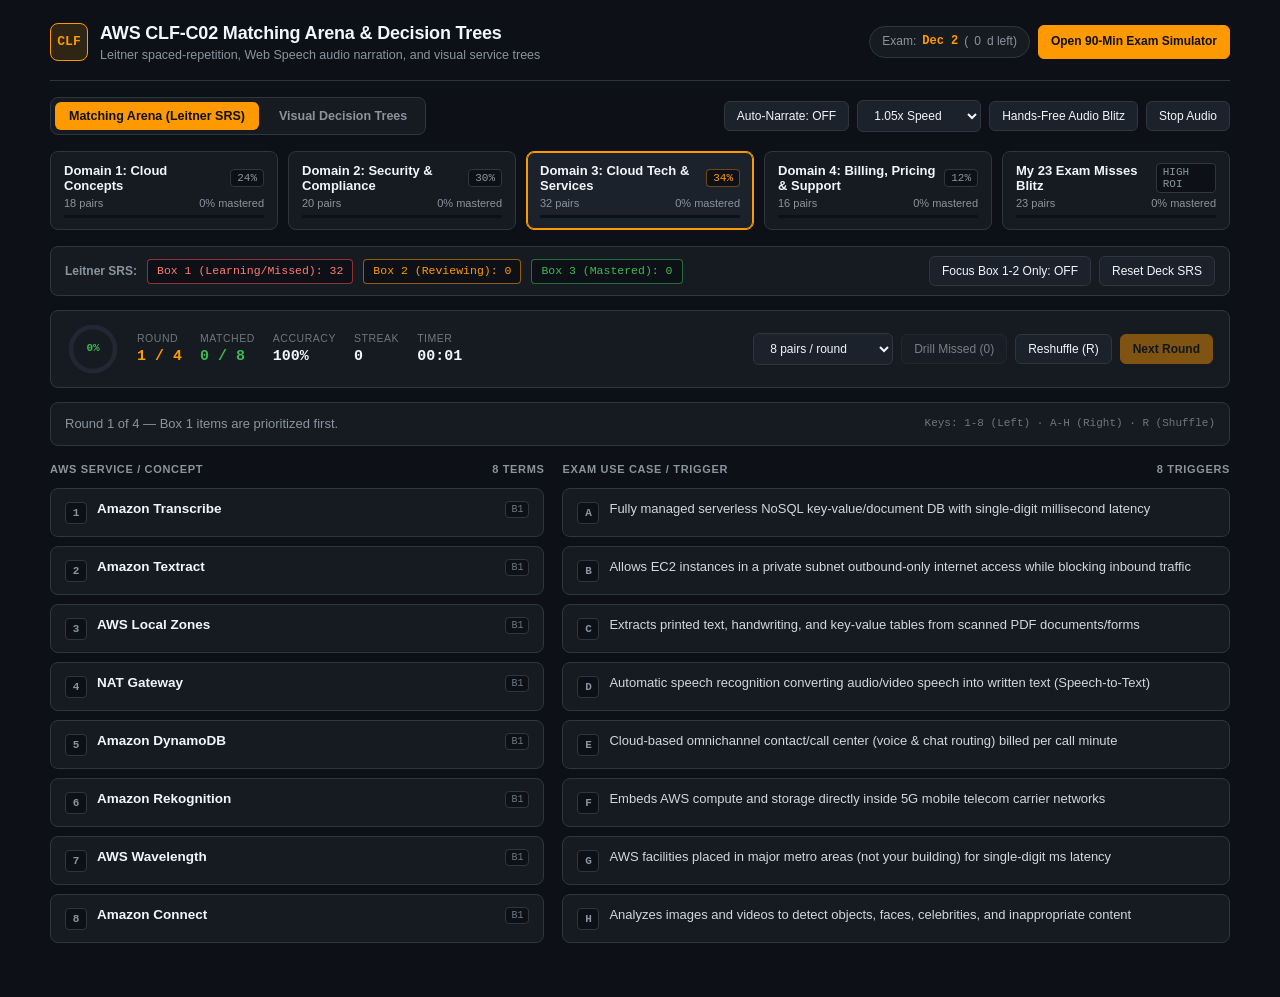
<file: clf-c02-matching-game.html>
<!DOCTYPE html>
<html lang="en">
<head>
  <meta charset="UTF-8">
  <meta name="viewport" content="width=device-width, initial-scale=1.0">
  <title>AWS CLF-C02 Matching Arena, Leitner SRS &amp; Decision Trees</title>
  <style>
    :root {
      --bg-canvas: #0d1117;
      --bg-surface: #161b22;
      --bg-elevated: #1c222b;
      --bg-hover: #212834;
      --border-default: #30363d;
      --border-strong: #484f58;
      --text-primary: #f0f6fc;
      --text-secondary: #8b949e;
      --text-muted: #6e7681;
      --aws-orange: #ff9900;
      --aws-orange-dim: rgba(255, 153, 0, 0.14);
      --accent-blue: #58a6ff;
      --accent-blue-dim: rgba(88, 166, 255, 0.14);
      --success: #2ea043;
      --success-bright: #3fb950;
      --success-dim: rgba(46, 160, 67, 0.15);
      --danger: #f85149;
      --danger-dim: rgba(248, 81, 73, 0.15);
      --radius: 8px;
      --font-sans: -apple-system, BlinkMacSystemFont, "Segoe UI", Roboto, Helvetica, Arial, sans-serif;
      --font-mono: ui-monospace, SFMono-Regular, Menlo, Monaco, Consolas, monospace;
    }

    * { box-sizing: border-box; margin: 0; padding: 0; }

    body {
      font-family: var(--font-sans);
      background: var(--bg-canvas);
      color: var(--text-primary);
      min-height: 100vh;
      line-height: 1.45;
      -webkit-font-smoothing: antialiased;
    }

    .app-shell { max-width: 1220px; margin: 0 auto; padding: 20px 20px 52px; }

    /* Header */
    .top-bar {
      display: flex; flex-wrap: wrap; align-items: center; justify-content: space-between;
      gap: 14px; padding-bottom: 16px; border-bottom: 1px solid var(--border-default); margin-bottom: 16px;
    }
    .brand { display: flex; align-items: center; gap: 12px; }
    .brand-badge {
      width: 38px; height: 38px; border-radius: var(--radius);
      background: var(--aws-orange-dim); border: 1px solid var(--aws-orange);
      color: var(--aws-orange); display: grid; place-items: center;
      font-weight: 700; font-family: var(--font-mono); font-size: 13px;
    }
    .brand h1 { font-size: 18px; font-weight: 600; letter-spacing: -0.01em; }
    .brand p { font-size: 12.5px; color: var(--text-secondary); }

    .header-right { display: flex; flex-wrap: wrap; align-items: center; gap: 8px; }
    .countdown-pill {
      display: inline-flex; align-items: center; gap: 6px;
      padding: 6px 12px; border-radius: 999px;
      background: var(--bg-surface); border: 1px solid var(--border-default);
      font-size: 12px; color: var(--text-secondary);
    }
    .countdown-pill strong { color: var(--aws-orange); font-family: var(--font-mono); }

    /* Mode Switcher */
    .mode-bar {
      display: flex; flex-wrap: wrap; align-items: center; justify-content: space-between;
      gap: 12px; margin-bottom: 16px;
    }
    .mode-pills { display: flex; gap: 6px; background: var(--bg-surface); padding: 4px; border-radius: var(--radius); border: 1px solid var(--border-default); }
    .mode-btn {
      background: transparent; border: none; color: var(--text-secondary);
      padding: 7px 14px; border-radius: 6px; font-size: 12.5px; font-weight: 600; cursor: pointer;
    }
    .mode-btn.active { background: var(--aws-orange); color: #0d1117; }

    .audio-bar { display: flex; flex-wrap: wrap; align-items: center; gap: 8px; }

    /* Domain Tabs */
    .domain-tabs {
      display: grid; grid-template-columns: repeat(auto-fit, minmax(190px, 1fr));
      gap: 10px; margin-bottom: 16px;
    }
    .tab-btn {
      text-align: left; background: var(--bg-surface); border: 1px solid var(--border-default);
      border-radius: var(--radius); padding: 11px 13px; color: var(--text-primary);
      cursor: pointer; transition: border-color 0.15s ease, background 0.15s ease;
    }
    .tab-btn:hover { background: var(--bg-elevated); border-color: var(--border-strong); }
    .tab-btn.active { background: var(--bg-elevated); border-color: var(--aws-orange); box-shadow: inset 0 0 0 1px var(--aws-orange); }
    .tab-top { display: flex; justify-content: space-between; align-items: center; gap: 6px; margin-bottom: 4px; }
    .tab-label { font-size: 13px; font-weight: 600; }
    .tab-weight {
      font-size: 11px; font-family: var(--font-mono); padding: 2px 6px; border-radius: 4px;
      background: var(--bg-canvas); border: 1px solid var(--border-default); color: var(--text-secondary);
    }
    .tab-btn.active .tab-weight { color: var(--aws-orange); border-color: rgba(255, 153, 0, 0.4); }
    .tab-meta { font-size: 11px; color: var(--text-secondary); display: flex; justify-content: space-between; margin-top: 4px; }
    .tab-progress-bar { height: 3px; background: var(--bg-canvas); border-radius: 2px; margin-top: 6px; overflow: hidden; }
    .tab-progress-fill { height: 100%; background: var(--success-bright); width: 0%; transition: width 0.25s ease; }

    /* HUD */
    .hud-bar {
      display: flex; flex-wrap: wrap; align-items: center; justify-content: space-between;
      gap: 14px; background: var(--bg-surface); border: 1px solid var(--border-default);
      border-radius: var(--radius); padding: 12px 16px; margin-bottom: 14px;
    }
    .hud-left { display: flex; align-items: center; gap: 18px; flex-wrap: wrap; }

    /* Radial Progress Ring SVG */
    .mastery-ring { position: relative; width: 52px; height: 52px; flex-shrink: 0; }
    .mastery-ring svg { transform: rotate(-90deg); width: 52px; height: 52px; }
    .mastery-ring span {
      position: absolute; inset: 0; display: grid; place-items: center;
      font-family: var(--font-mono); font-size: 11px; font-weight: 700; color: var(--success-bright);
    }

    .hud-stats { display: flex; flex-wrap: wrap; gap: 18px; }
    .stat { display: flex; flex-direction: column; }
    .stat-label { font-size: 10.5px; text-transform: uppercase; letter-spacing: 0.05em; color: var(--text-muted); }
    .stat-val { font-size: 15px; font-weight: 600; font-family: var(--font-mono); }
    .stat-val.good { color: var(--success-bright); }
    .stat-val.accent { color: var(--aws-orange); }

    .hud-controls { display: flex; flex-wrap: wrap; align-items: center; gap: 8px; }

    .btn {
      display: inline-flex; align-items: center; gap: 6px;
      background: var(--bg-elevated); border: 1px solid var(--border-default);
      color: var(--text-primary); padding: 7px 12px; border-radius: 6px;
      font-size: 12px; font-weight: 500; cursor: pointer; text-decoration: none;
      transition: background 0.15s ease, border-color 0.15s ease;
    }
    .btn:hover:not(:disabled) { background: var(--bg-hover); border-color: var(--border-strong); }
    .btn:disabled { opacity: 0.45; cursor: not-allowed; }
    .btn-primary { background: var(--aws-orange); border-color: var(--aws-orange); color: #0d1117; font-weight: 600; }
    .btn-primary:hover:not(:disabled) { background: #ffad33; border-color: #ffad33; }
    .btn.toggled { border-color: var(--accent-blue); background: var(--accent-blue-dim); color: #9ecbff; }
    select.btn { padding-right: 22px; }

    /* Leitner Boxes Bar */
    .leitner-strip {
      display: flex; flex-wrap: wrap; align-items: center; justify-content: space-between;
      gap: 10px; background: var(--bg-surface); border: 1px solid var(--border-default);
      border-radius: var(--radius); padding: 9px 14px; margin-bottom: 14px; font-size: 12px;
    }
    .leitner-boxes { display: flex; flex-wrap: wrap; gap: 10px; align-items: center; }
    .box-pill {
      padding: 3px 9px; border-radius: 4px; font-family: var(--font-mono); font-size: 11.5px;
      background: var(--bg-canvas); border: 1px solid var(--border-default);
    }
    .box-pill.b1 { border-color: rgba(248, 81, 73, 0.55); color: #ff7b72; }
    .box-pill.b2 { border-color: rgba(255, 153, 0, 0.55); color: var(--aws-orange); }
    .box-pill.b3 { border-color: rgba(63, 185, 80, 0.55); color: var(--success-bright); }

    /* Feedback Banner */
    .feedback-banner {
      min-height: 44px; padding: 10px 14px; border-radius: var(--radius);
      border: 1px solid var(--border-default); background: var(--bg-surface);
      margin-bottom: 16px; font-size: 13px; color: var(--text-secondary);
      display: flex; align-items: center; justify-content: space-between; gap: 12px;
    }
    .feedback-banner.match { border-color: var(--success); background: var(--success-dim); color: var(--text-primary); }
    .feedback-banner.mismatch { border-color: var(--danger); background: var(--danger-dim); color: var(--text-primary); }
    .kbd-hint { font-size: 11px; color: var(--text-muted); font-family: var(--font-mono); white-space: nowrap; }

    /* Matching Board */
    .board { display: grid; grid-template-columns: 1fr 1.35fr; gap: 18px; align-items: start; }
    @media (max-width: 780px) { .board { grid-template-columns: 1fr; } .kbd-hint { display: none; } }

    .column-header {
      font-size: 11px; font-weight: 600; text-transform: uppercase; letter-spacing: 0.06em;
      color: var(--text-secondary); margin-bottom: 10px; display: flex; justify-content: space-between;
    }
    .card-stack { display: flex; flex-direction: column; gap: 9px; }

    .match-card {
      width: 100%; text-align: left; background: var(--bg-surface);
      border: 1px solid var(--border-default); border-radius: var(--radius);
      padding: 12px 14px; color: var(--text-primary); cursor: pointer;
      display: flex; align-items: flex-start; gap: 10px; font-size: 13.5px;
      transition: border-color 0.14s ease, background 0.14s ease, transform 0.12s ease, opacity 0.2s ease;
    }
    .match-card:hover:not(.matched) { background: var(--bg-elevated); border-color: var(--border-strong); transform: translateY(-1px); }
    .match-card.selected { background: var(--accent-blue-dim); border-color: var(--accent-blue); box-shadow: inset 0 0 0 1px var(--accent-blue); }
    .match-card.matched { background: var(--success-dim); border-color: rgba(46, 160, 67, 0.45); color: var(--text-secondary); cursor: default; opacity: 0.6; }
    .match-card.mismatch { background: var(--danger-dim); border-color: var(--danger); animation: shake 0.28s ease; }

    .key-tag {
      flex-shrink: 0; min-width: 22px; height: 22px; border-radius: 4px;
      background: var(--bg-canvas); border: 1px solid var(--border-default);
      color: var(--text-secondary); font-family: var(--font-mono); font-size: 11px; font-weight: 600;
      display: grid; place-items: center; margin-top: 1px;
    }
    .match-card.selected .key-tag { background: var(--accent-blue); border-color: var(--accent-blue); color: #0d1117; }
    .match-card.matched .key-tag { background: var(--success); border-color: var(--success); color: #fff; }
    .box-dot {
      margin-left: auto; font-family: var(--font-mono); font-size: 10px;
      padding: 2px 5px; border-radius: 4px; background: var(--bg-canvas);
      border: 1px solid var(--border-default); color: var(--text-muted); flex-shrink: 0;
    }
    .term-text { font-weight: 600; font-size: 13.5px; }
    .def-text { font-weight: 400; font-size: 13px; color: #d0d7de; }

    @keyframes shake {
      0%, 100% { transform: translateX(0); }
      25% { transform: translateX(-5px); }
      75% { transform: translateX(5px); }
    }

    @keyframes pulse-glow {
      0%, 100% { box-shadow: 0 0 0 0 rgba(255, 153, 0, 0.55); }
      50% { box-shadow: 0 0 0 6px rgba(255, 153, 0, 0); }
    }

    /* Summary Panel */
    .summary-panel {
      display: none; margin-top: 18px; background: var(--bg-surface);
      border: 1px solid var(--success); border-radius: var(--radius); padding: 20px;
    }
    .summary-panel.visible { display: block; }
    .summary-header { display: flex; flex-wrap: wrap; justify-content: space-between; align-items: center; gap: 12px; margin-bottom: 10px; }
    .summary-header h2 { font-size: 17px; color: var(--success-bright); }
    .missed-list { margin-top: 12px; border-top: 1px solid var(--border-default); padding-top: 12px; }
    .missed-list h3 { font-size: 12px; text-transform: uppercase; letter-spacing: 0.05em; color: var(--aws-orange); margin-bottom: 8px; }
    .missed-item { padding: 8px 10px; border-radius: 6px; background: var(--bg-canvas); border: 1px solid var(--border-default); margin-bottom: 6px; font-size: 13px; }

    /* Hands-Free Audio Blitz Panel */
    .audio-blitz-panel {
      display: none; background: var(--bg-surface); border: 1px solid var(--accent-blue);
      border-radius: var(--radius); padding: 20px; margin-bottom: 16px;
    }
    .audio-blitz-panel.visible { display: block; }

    /* Decision Trees View */
    .trees-view { display: none; }
    .trees-view.visible { display: block; }
    .tree-tabs { display: flex; flex-wrap: wrap; gap: 8px; margin-bottom: 16px; }
    .tree-stage {
      background: var(--bg-surface); border: 1px solid var(--border-default);
      border-radius: var(--radius); padding: 22px;
    }
    .tree-trail {
      display: flex; flex-wrap: wrap; align-items: center; gap: 8px;
      margin-bottom: 18px; padding-bottom: 12px; border-bottom: 1px solid var(--border-default);
      font-size: 12px; color: var(--text-secondary);
    }
    .trail-chip {
      padding: 4px 10px; border-radius: 999px; background: var(--bg-canvas);
      border: 1px solid var(--border-default); color: var(--text-primary);
    }
    .tree-node {
      background: var(--bg-canvas); border: 1px solid var(--aws-orange);
      border-radius: var(--radius); padding: 18px; margin-bottom: 16px;
      animation: pulse-glow 2s infinite;
    }
    .tree-node.leaf { border-color: var(--success-bright); background: var(--success-dim); animation: none; }
    .tree-node h2 { font-size: 17px; margin-bottom: 6px; }
    .tree-node p { font-size: 13.5px; color: #d0d7de; }
    .tree-branches { display: grid; grid-template-columns: repeat(auto-fit, minmax(230px, 1fr)); gap: 10px; }
    .branch-btn {
      text-align: left; background: var(--bg-elevated); border: 1px solid var(--border-default);
      border-radius: var(--radius); padding: 14px; color: var(--text-primary); cursor: pointer;
      transition: border-color 0.15s ease, transform 0.12s ease;
    }
    .branch-btn:hover { border-color: var(--aws-orange); transform: translateY(-1px); }
    .branch-btn strong { display: block; font-size: 13.5px; margin-bottom: 3px; color: var(--aws-orange); }
    .branch-btn span { font-size: 12px; color: var(--text-secondary); }
  </style>
</head>
<body>
  <div class="app-shell">
    <header class="top-bar">
      <div class="brand">
        <div class="brand-badge">CLF</div>
        <div>
          <h1>AWS CLF-C02 Matching Arena &amp; Decision Trees</h1>
          <p>Leitner spaced-repetition, Web Speech audio narration, and visual service trees</p>
        </div>
      </div>
      <div class="header-right">
        <div class="countdown-pill">Exam: <strong>Dec 2</strong> (<span id="daysLeft">7</span>d left)</div>
        <a href="clf-c02-exam-simulator.html" class="btn btn-primary">Open 90-Min Exam Simulator</a>
      </div>
    </header>

    <div class="mode-bar">
      <div class="mode-pills">
        <button class="mode-btn active" id="modeMatching">Matching Arena (Leitner SRS)</button>
        <button class="mode-btn" id="modeTrees">Visual Decision Trees</button>
      </div>
      <div class="audio-bar">
        <button class="btn" id="btnToggleVoice">Auto-Narrate: OFF</button>
        <select id="voiceRate" class="btn" title="Speech narration speed">
          <option value="0.9">0.9x Speed</option>
          <option value="1.05" selected>1.05x Speed</option>
          <option value="1.25">1.25x Speed</option>
          <option value="1.45">1.45x Speed</option>
        </select>
        <button class="btn" id="btnHandsFree">Hands-Free Audio Blitz</button>
        <button class="btn" id="btnStopVoice">Stop Audio</button>
      </div>
    </div>

    <!-- HANDS-FREE AUDIO BLITZ -->
    <section class="audio-blitz-panel" id="audioBlitzPanel">
      <div style="display:flex; justify-content:space-between; align-items:center; gap:10px; flex-wrap:wrap; margin-bottom:10px;">
        <strong style="color:var(--accent-blue); font-size:14px;">Hands-Free Audio Blitz (Reads Term -> 3s Pause -> Answer &amp; Tip)</strong>
        <div style="display:flex; gap:8px;">
          <button class="btn" id="btnBlitzSkip">Next Card</button>
          <button class="btn" id="btnBlitzClose">Stop Blitz</button>
        </div>
      </div>
      <div id="blitzTerm" style="font-size:18px; font-weight:600; margin-bottom:6px;">Ready...</div>
      <div id="blitzDef" style="font-size:13.5px; color:var(--text-secondary);">Starting spoken review of Box 1 &amp; Box 2 terms in the active deck.</div>
    </section>

    <!-- MATCHING ARENA VIEW -->
    <div id="matchingView">
      <nav class="domain-tabs" id="domainTabs" aria-label="CLF-C02 Domains"></nav>

      <div class="leitner-strip">
        <div class="leitner-boxes">
          <strong style="color:var(--text-secondary);">Leitner SRS:</strong>
          <span class="box-pill b1" id="box1Count">Box 1 (Learning/Missed): 0</span>
          <span class="box-pill b2" id="box2Count">Box 2 (Reviewing): 0</span>
          <span class="box-pill b3" id="box3Count">Box 3 (Mastered): 0</span>
        </div>
        <div style="display:flex; gap:8px; flex-wrap:wrap;">
          <button class="btn" id="btnLeitnerDue">Focus Box 1-2 Only: OFF</button>
          <button class="btn" id="btnResetLeitner">Reset Deck SRS</button>
        </div>
      </div>

      <section class="hud-bar">
        <div class="hud-left">
          <div class="mastery-ring" title="Box 3 Mastery % for active deck">
            <svg viewBox="0 0 52 52">
              <circle cx="26" cy="26" r="22" fill="none" stroke="#212834" stroke-width="4.5" />
              <circle id="masteryRingFill" cx="26" cy="26" r="22" fill="none" stroke="#3fb950" stroke-width="4.5"
                stroke-dasharray="138.23" stroke-dashoffset="138.23" stroke-linecap="round" />
            </svg>
            <span id="masteryRingPct">0%</span>
          </div>
          <div class="hud-stats">
            <div class="stat"><span class="stat-label">Round</span><span class="stat-val accent" id="hudRound">1 / 4</span></div>
            <div class="stat"><span class="stat-label">Matched</span><span class="stat-val good" id="hudMatched">0 / 8</span></div>
            <div class="stat"><span class="stat-label">Accuracy</span><span class="stat-val" id="hudAccuracy">100%</span></div>
            <div class="stat"><span class="stat-label">Streak</span><span class="stat-val" id="hudStreak">0</span></div>
            <div class="stat"><span class="stat-label">Timer</span><span class="stat-val" id="hudTimer">00:00</span></div>
          </div>
        </div>
        <div class="hud-controls">
          <select id="roundSizeSelect" class="btn" title="Pairs per round">
            <option value="6">6 pairs / round</option>
            <option value="8" selected>8 pairs / round</option>
            <option value="10">10 pairs / round</option>
          </select>
          <button class="btn" id="btnRetryMissed" disabled>Drill Missed (0)</button>
          <button class="btn" id="btnShuffle">Reshuffle (R)</button>
          <button class="btn btn-primary" id="btnNextRound" disabled>Next Round</button>
        </div>
      </section>

      <div class="feedback-banner" id="feedbackBanner">
        <span id="feedbackText">Select a term on the left, then its matching AWS exam trigger on the right. Missed pairs auto-requeue in Box 1.</span>
        <span class="kbd-hint">Keys: 1-8 (Left) &middot; A-H (Right) &middot; R (Shuffle)</span>
      </div>

      <main class="board">
        <div>
          <div class="column-header"><span>AWS Service / Concept</span><span id="leftCount"></span></div>
          <div class="card-stack" id="leftColumn"></div>
        </div>
        <div>
          <div class="column-header"><span>Exam Use Case / Trigger</span><span id="rightCount"></span></div>
          <div class="card-stack" id="rightColumn"></div>
        </div>
      </main>

      <section class="summary-panel" id="summaryPanel">
        <div class="summary-header">
          <h2 id="summaryTitle">Round Complete</h2>
          <div style="display:flex; gap:8px;">
            <button class="btn" id="btnSummaryRetryMissed" style="display:none;">Drill Missed Pairs</button>
            <button class="btn btn-primary" id="btnSummaryNext">Continue</button>
          </div>
        </div>
        <p id="summaryStats" style="font-size:13px; color:var(--text-secondary);"></p>
        <div class="missed-list" id="missedListContainer" style="display:none;">
          <h3>Auto-Requeued to Box 1 — Review Before Continuing</h3>
          <div id="missedList"></div>
        </div>
      </section>
    </div>

    <!-- VISUAL DECISION TREES VIEW -->
    <section class="trees-view" id="treesView">
      <div class="tree-tabs" id="treeTabs"></div>
      <div class="tree-stage">
        <div class="tree-trail" id="treeTrail"></div>
        <div class="tree-node" id="treeNodeBox"></div>
        <div class="tree-branches" id="treeBranches"></div>
        <div style="display:flex; gap:8px; margin-top:16px; padding-top:14px; border-top:1px solid var(--border-default);">
          <button class="btn" id="btnTreeBack">Step Back</button>
          <button class="btn" id="btnTreeReset">Restart Tree</button>
          <button class="btn btn-primary" id="btnTreeSpeak">Read Node Aloud</button>
        </div>
      </div>
    </section>
  </div>

  <script>
    const DECKS = {
      d1: {
        id: 'd1', name: 'Domain 1: Cloud Concepts', weight: '24%',
        pairs: [
          { term: 'Stop Guessing Capacity', def: 'Scale compute up/down on demand instead of buying idle servers ahead of holiday spikes', tip: 'Avoids over-provisioning and under-provisioning.' },
          { term: 'Trade Fixed for Variable Expense', def: 'Pay only for compute and storage consumed (OpEx) instead of upfront hardware CapEx', tip: 'Consumption-based pricing model.' },
          { term: 'Massive Economies of Scale', def: 'AWS aggregates usage from millions of customers to lower pay-as-you-go prices for everyone', tip: 'Volume-driven price reductions across AWS.' },
          { term: 'Operational Excellence Pillar', def: 'Operations as code, frequent small reversible changes, game days, and learning from failures', tip: 'Focuses on processes, runbooks, and automation.' },
          { term: 'Reliability Pillar', def: 'Automatically recover from failure, scale horizontally across Multi-AZ, and test recovery', tip: 'Focuses on architecture surviving and recovering from outages.' },
          { term: 'Performance Efficiency Pillar', def: 'Democratize advanced technologies, use serverless architectures, and go global in minutes', tip: 'Selecting the right resource types and sizes for workload speed.' },
          { term: 'Cost Optimization Pillar', def: 'Cloud Financial Management, consumption model, attribute spend, and use managed services', tip: 'Delivering business value at the lowest price point.' },
          { term: 'Sustainability Pillar', def: 'Reduce carbon footprint using energy-efficient AWS Graviton CPUs and maximizing utilization', tip: 'Minimizing environmental impact of cloud workloads.' },
          { term: 'Security Pillar', def: 'Strong identity foundation (least privilege), traceability, and encrypt data in transit and at rest', tip: 'Protecting data, systems, and assets at every layer.' },
          { term: 'AWS CAF: Business Perspective', def: 'Align cloud investments with digital transformation strategy and measurable business outcomes', tip: 'Business capabilities are Business, People, and Governance.' },
          { term: 'AWS CAF: People Perspective', def: 'Workforce readiness, cloud skills training, culture, and organizational change management', tip: 'Focuses on teams and skills.' },
          { term: 'Rehost ("Lift and Shift")', def: 'Fastest migration strategy moving applications to AWS as-is with minimal changes', tip: 'Often uses AWS Application Migration Service.' },
          { term: 'Replatform ("Lift, Tinker & Shift")', def: 'Move to managed cloud services (self-managed DB to Amazon RDS) without rewriting app code', tip: 'Targeted cloud optimization without refactoring.' },
          { term: 'Repurchase ("Drop and Shop")', def: 'Replace legacy on-premises software by subscribing to a third-party SaaS product', tip: 'Moving an old CRM to Salesforce or AWS Marketplace SaaS.' },
          { term: 'AWS SCT + AWS DMS', def: 'Convert database schema between different engines (Oracle to PostgreSQL) and migrate data', tip: 'Heterogeneous DB migration always pairs SCT with DMS.' },
          { term: 'Rightsizing (Compute Optimizer)', def: 'Analyze historical utilization to downsize over-provisioned EC2 instances to optimal types', tip: 'AWS Compute Optimizer uses ML for rightsizing recommendations.' },
          { term: 'AWS Snowball Edge', def: 'Ruggedized physical device for offline bulk transfer (80 TB) when internet bandwidth is slow', tip: 'Part of the AWS Snow Family for edge and offline migration.' },
          { term: 'AWS CloudFormation', def: 'Provision repeatable, identical AWS environments automatically using JSON/YAML templates (IaC)', tip: 'Native AWS Infrastructure as Code service.' }
        ]
      },
      d2: {
        id: 'd2', name: 'Domain 2: Security & Compliance', weight: '30%',
        pairs: [
          { term: 'Shared Responsibility: AWS', def: 'Security OF the Cloud: physical data centers, hardware, global network, and hypervisor layer', tip: 'AWS never accesses or patches your EC2 guest OS.' },
          { term: 'Shared Responsibility: Customer', def: 'Security IN the Cloud: customer data, IAM, Security Groups, encryption, and EC2 guest OS patches', tip: 'On RDS, OS and DB engine patching shifts to AWS.' },
          { term: 'Shared Controls (Both)', def: 'Patch Management, Configuration Management, and Awareness & Training', tip: 'Both AWS and the customer perform these at their respective layers.' },
          { term: 'AWS Artifact', def: 'Self-service portal to download AWS compliance reports (SOC, ISO, PCI) and accept HIPAA BAAs', tip: 'Think Artifact equals audit paperwork and legal agreements.' },
          { term: 'AWS CloudTrail', def: 'Audits WHO did WHAT by logging every AWS API call and Management Console sign-in event', tip: 'CloudTrail leaves a paper trail for auditors.' },
          { term: 'AWS Config', def: 'Continuously records resource configuration history and evaluates changes against compliance rules', tip: 'Tells you WHAT a resource configuration looked like over time.' },
          { term: 'AWS Audit Manager', def: 'Continuously collects automated evidence to simplify ongoing risk and compliance audits', tip: 'Maps AWS usage to compliance frameworks like HIPAA and PCI.' },
          { term: 'Amazon GuardDuty', def: 'Intelligent ML threat detection analyzing CloudTrail, VPC Flow Logs, and DNS logs for attacks', tip: 'Spots compromised EC2s, crypto mining, and unusual API activity.' },
          { term: 'Amazon Inspector', def: 'Automated vulnerability scanner checking EC2, Lambda, and ECR images for software CVEs', tip: 'Inspector inspects code and packages for CVEs.' },
          { term: 'Amazon Macie', def: 'Uses machine learning to automatically discover sensitive data and PII stored in Amazon S3', tip: 'Macie is strictly for S3 PII discovery.' },
          { term: 'AWS Security Hub', def: 'Central single-pane-of-glass dashboard aggregating findings from GuardDuty, Inspector, and Macie', tip: 'Unified security posture across accounts.' },
          { term: 'AWS Shield Standard', def: 'Free, always-on automatic Layer 3 & Layer 4 DDoS protection included for all AWS customers', tip: 'Shield Advanced adds 24/7 SRT and DDoS cost protection.' },
          { term: 'AWS WAF', def: 'Layer 7 Web Application Firewall blocking SQL injection, XSS, and malicious HTTP requests', tip: 'Attaches to CloudFront, ALB, and API Gateway.' },
          { term: 'Security Group vs. NACL', def: 'SG = Instance-level, stateful, allow-only | NACL = Subnet-level, stateless, allow & deny rules', tip: 'Use a NACL to explicitly block a specific bad IP.' },
          { term: 'Amazon Cognito', def: 'Authentication & user sign-up for millions of external web/mobile app end-users (social logins)', tip: 'Cognito equals Customers and App End-Users.' },
          { term: 'AWS IAM Identity Center', def: 'Centralized workforce SSO for internal employees signing into multiple AWS Organizations accounts', tip: 'IAM Identity Center equals Employees and Workforce.' },
          { term: 'AWS Secrets Manager', def: 'Securely stores database credentials and API keys with built-in automatic secret rotation', tip: 'Avoid hardcoding DB passwords in app code.' },
          { term: 'AWS CloudHSM vs. KMS', def: 'CloudHSM = Dedicated single-tenant HSM hardware (FIPS 140-2 L3) | KMS = Managed multi-tenant keys', tip: 'Single-tenant exclusive key control always means CloudHSM.' },
          { term: 'AWS Certificate Manager (ACM)', def: 'Provisions, manages, and automatically renews SSL/TLS certificates for HTTPS encryption in transit', tip: 'Public SSL/TLS certs via ACM are free.' },
          { term: 'IAM Role (Best Practice)', def: 'Grants temporary, auto-rotated credentials to EC2 instances or Lambda functions with least privilege', tip: 'Never store static IAM access keys on EC2.' }
        ]
      },
      d3: {
        id: 'd3', name: 'Domain 3: Cloud Tech & Services', weight: '34%',
        pairs: [
          { term: 'AWS Outposts', def: 'Physical AWS-managed hardware racks installed directly inside your own on-premises data center', tip: 'Your building equals Outposts.' },
          { term: 'AWS Local Zones', def: 'AWS facilities placed in major metro areas (not your building) for single-digit ms latency', tip: 'Metro city proximity equals Local Zones.' },
          { term: 'AWS Wavelength', def: 'Embeds AWS compute and storage directly inside 5G mobile telecom carrier networks', tip: '5G carrier edge equals Wavelength.' },
          { term: 'AWS Fargate', def: 'Serverless compute engine for running Docker containers on Amazon ECS or EKS with no EC2 servers', tip: 'Serverless containers equals Fargate; Serverless functions equals Lambda.' },
          { term: 'AWS Elastic Beanstalk', def: 'PaaS where you upload web app code and AWS handles EC2, ELB, and Auto Scaling automatically', tip: 'Just upload code while keeping EC2 access.' },
          { term: 'Amazon S3 Intelligent-Tiering', def: 'Automatically moves S3 objects across tiers for unpredictable access patterns with zero retrieval fees', tip: 'Unknown or changing access patterns equals Intelligent-Tiering.' },
          { term: 'S3 Glacier Deep Archive', def: 'Absolute lowest-cost S3 archival tier for 7-10 year compliance with 12-48 hour retrieval', tip: 'Cheapest storage in AWS.' },
          { term: 'EC2 Instance Store', def: 'Ephemeral (temporary) physically attached block storage — data is permanently lost on stop/terminate', tip: 'Scratch or cache only; persistent block storage is EBS.' },
          { term: 'Amazon EBS', def: 'Persistent network-attached block storage volume for a single EC2 instance within one AZ', tip: 'Data survives EC2 stop and start; snapshots go to S3.' },
          { term: 'Amazon EFS', def: 'Serverless, elastic Linux NFS shared file system mounted simultaneously across multiple AZs', tip: 'Linux multi-AZ file share equals EFS; Windows SMB equals FSx.' },
          { term: 'AWS Storage Gateway', def: 'Hybrid bridge giving on-premises apps low-latency local cached access to cloud storage (S3/Glacier)', tip: 'On-prem cached cloud storage equals Storage Gateway.' },
          { term: 'Amazon Aurora', def: 'Cloud-native MySQL/PostgreSQL relational DB with 5x MySQL throughput and 6 copies across 3 AZs', tip: 'Auto-scales storage up to 128 TB.' },
          { term: 'Amazon DynamoDB', def: 'Fully managed serverless NoSQL key-value/document DB with single-digit millisecond latency', tip: 'Key-value and document NoSQL at any scale.' },
          { term: 'Amazon Neptune', def: 'Fully managed graph database for social networks, fraud detection, and complex relationships', tip: 'Connected relationships and fraud equals Neptune.' },
          { term: 'Amazon Athena', def: 'Serverless interactive SQL queries executed directly against files stored in Amazon S3', tip: 'No servers, no loading data — pay per TB scanned.' },
          { term: 'Amazon Redshift', def: 'Petabyte-scale cloud data warehouse (OLAP) for complex business intelligence SQL analytics', tip: 'Data warehouse equals Redshift; ad-hoc S3 SQL equals Athena.' },
          { term: 'AWS Glue', def: 'Serverless ETL (Extract, Transform, Load) service and centralized Data Catalog', tip: 'Prepares and transforms data for analytics.' },
          { term: 'Amazon Kinesis', def: 'Ingests and analyzes real-time streaming data (IoT telemetry, GPS, clickstreams) continuously', tip: 'Real-time streaming equals Kinesis.' },
          { term: 'Amazon Textract', def: 'Extracts printed text, handwriting, and key-value tables from scanned PDF documents/forms', tip: 'Extract text from scanned documents.' },
          { term: 'Amazon Polly', def: 'Converts written text into lifelike spoken audio (Text-to-Speech)', tip: 'Polly wants a cracker — talking parrot equals Text-to-Speech.' },
          { term: 'Amazon Transcribe', def: 'Automatic speech recognition converting audio/video speech into written text (Speech-to-Text)', tip: 'Like a court transcriber writing down audio.' },
          { term: 'Amazon Rekognition', def: 'Analyzes images and videos to detect objects, faces, celebrities, and inappropriate content', tip: 'Computer vision for images and video.' },
          { term: 'Amazon Connect', def: 'Cloud-based omnichannel contact/call center (voice & chat routing) billed per call minute', tip: 'Connect equals Call center; Lex equals AI Chatbot.' },
          { term: 'Amazon WorkSpaces', def: 'Managed, persistent cloud virtual Windows and Linux desktops (VDI) for remote employees', tip: 'Full virtual desktop equals WorkSpaces.' },
          { term: 'Amazon AppStream 2.0', def: 'Streams individual desktop applications directly into a user web browser without full VDI', tip: 'Browser-streamed apps equals AppStream 2.0.' },
          { term: 'Amazon SQS', def: 'Managed pull-based message queue to decouple microservices and buffer traffic spikes', tip: 'Queue and decoupling equals SQS.' },
          { term: 'Amazon SNS', def: 'Pub/Sub push notification service fanning out alerts to email, SMS, and Lambda simultaneously', tip: 'Fan-out push alerts equals SNS; Workflows equals Step Functions.' },
          { term: 'AWS CodePipeline', def: 'Orchestrates the end-to-end CI/CD release pipeline (CodeCommit -> CodeBuild -> CodeDeploy)', tip: 'Orchestrates releases; AWS X-Ray traces microservice latency.' },
          { term: 'AWS Direct Connect', def: 'Dedicated private physical fiber link from on-prem to AWS bypassing the public internet', tip: 'Site-to-Site VPN is encrypted over the public internet.' },
          { term: 'AWS Global Accelerator', def: 'Routes TCP/UDP/HTTP traffic over AWS private network using two static Anycast IPs (no caching)', tip: 'Static Anycast IPs and UDP equals Global Accelerator; CDN equals CloudFront.' },
          { term: 'NAT Gateway', def: 'Allows EC2 instances in a private subnet outbound-only internet access while blocking inbound traffic', tip: 'Public subnet uses Internet Gateway; Private subnet uses NAT Gateway.' },
          { term: 'Amazon Route 53', def: 'Highly available managed DNS service, domain registrar, and health-check traffic router', tip: 'Port 53 is DNS.' }
        ]
      },
      d4: {
        id: 'd4', name: 'Domain 4: Billing, Pricing & Support', weight: '12%',
        pairs: [
          { term: 'EC2 Spot Instances', def: 'Up to 90% off unused EC2 capacity for fault-tolerant, interruptible jobs (2-minute warning)', tip: 'Lowest cost for stateless batch workloads.' },
          { term: 'Compute Savings Plans', def: 'Most flexible 1- or 3-year spend commitment covering EC2 families, Regions, Fargate, and Lambda', tip: 'Standard RIs lock you to one EC2 family and Region.' },
          { term: 'EC2 Dedicated Hosts', def: 'Physical server dedicated solely to you with socket/core visibility for BYOL licensing compliance', tip: 'Dedicated Instances isolate hardware but hide sockets and cores.' },
          { term: 'Inbound vs. Outbound Data', def: 'Data transfer IN from the public internet is FREE ($0); data OUT to internet/cross-Region is charged', tip: 'IN is Free, OUT is Paid.' },
          { term: 'AWS Pricing Calculator', def: 'Estimates monthly AWS architecture costs BEFORE deploying any cloud resources', tip: 'Pre-deployment cost estimator.' },
          { term: 'AWS Cost Explorer', def: 'Visualizes historical AWS spending trends and forecasts costs up to 12 months ahead', tip: 'Post-deployment spend visualization and forecasting.' },
          { term: 'AWS Budgets', def: 'Sets custom cost or usage thresholds and sends automated email/SNS alerts when exceeded', tip: 'Budgets equals threshold alerts.' },
          { term: 'AWS Cost & Usage Report (CUR)', def: 'Most comprehensive, granular line-item billing dataset delivered to Amazon S3', tip: 'Deepest billing granularity in AWS.' },
          { term: 'AWS Organizations', def: 'Consolidated single invoice, combined volume tier discounts, and shared RIs/Savings Plans', tip: 'Also enforces guardrails via Service Control Policies.' },
          { term: 'Cost Allocation Tags', def: 'Key-value labels (Department=Sales) activated to break down costs by team in billing reports', tip: 'Must be activated in the Billing Console.' },
          { term: 'AWS Basic Support (Free)', def: 'Account & billing support only + 7 core Trusted Advisor checks (NO technical support engineers)', tip: 'Free for all AWS accounts.' },
          { term: 'AWS Business Support', def: 'Lowest-cost plan with 24/7 phone/chat/email (<1h Prod Down) AND full Trusted Advisor checks', tip: 'Also unlocks the AWS Support API.' },
          { term: 'AWS Enterprise On-Ramp', def: 'Includes Pooled TAMs, Concierge Support, 1 IEM/year, and <30 min Business-Critical Down SLA', tip: 'Bridge between Business and full Enterprise.' },
          { term: 'AWS Enterprise Support', def: 'Dedicated Technical Account Manager (TAM), Concierge Support, IEM included, and <15 min Critical SLA', tip: 'Fastest SLA under 15 minutes plus Dedicated TAM.' },
          { term: 'AWS Trusted Advisor', def: 'Real-time best-practice checks across Cost, Performance, Security, Fault Tolerance, & Service Limits', tip: '7 core checks on Basic and Dev; full set on Business and above.' },
          { term: 'AWS IQ', def: 'Marketplace connecting customers with vetted, AWS-certified third-party freelancers for short projects', tip: 'Freelancers equals IQ; AWS runs ops equals AMS; 3rd-party software equals Marketplace.' }
        ]
      },
      misses: {
        id: 'misses', name: 'My 23 Exam Misses Blitz', weight: 'HIGH ROI',
        pairs: [
          { term: 'Stop Guessing Capacity', def: 'Avoid buying idle physical servers months ahead of holiday spikes (not Economies of Scale)', tip: 'Idle over-provisioned servers equals Stop Guessing Capacity.' },
          { term: 'Operational Excellence Pillar', def: 'Operations as code, game days, and small reversible changes (not Reliability)', tip: 'Processes and automation equals Operational Excellence.' },
          { term: 'AWS SCT + AWS DMS', def: 'Migrate Oracle to Aurora PostgreSQL: SCT converts schema + DMS migrates data', tip: 'Heterogeneous DB migration needs SCT plus DMS.' },
          { term: 'Sustainability Pillar', def: 'Energy-efficient AWS Graviton processors and reducing carbon footprint (not Cost Optimization)', tip: 'Carbon footprint and Graviton equals Sustainability.' },
          { term: 'Performance Efficiency Pillar', def: 'Use serverless architectures and democratize advanced technologies', tip: 'Serverless plus democratize tech equals Performance Efficiency.' },
          { term: 'Amazon Cognito', def: 'Millions of external web/mobile app end-users & social logins (not IAM Identity Center)', tip: 'End-users equals Cognito; Employees equals IAM Identity Center.' },
          { term: 'Amazon GuardDuty', def: 'ML threat detection on CloudTrail, VPC Flow Logs, & DNS logs (not Macie)', tip: 'Log threat detection equals GuardDuty; S3 PII equals Macie.' },
          { term: 'AWS CloudHSM', def: 'Dedicated single-tenant hardware security module for exclusive key control (not KMS)', tip: 'Single-tenant HSM equals CloudHSM.' },
          { term: 'Amazon Textract', def: 'Extract printed text, handwriting, and tables from scanned PDF invoices (not Transcribe)', tip: 'Scanned documents equals Textract.' },
          { term: 'Amazon Polly', def: 'Convert written text into lifelike spoken audio — Text-to-Speech (not Transcribe)', tip: 'Polly wants a cracker equals Text-to-Speech.' },
          { term: 'AWS Outposts', def: 'Physical AWS-managed hardware racks inside your own factory/data center (not Local Zones)', tip: 'Inside YOUR building equals Outposts.' },
          { term: 'Amazon Athena', def: 'Serverless ad-hoc SQL queries directly on files in Amazon S3 (not Redshift)', tip: 'Serverless SQL on S3 equals Athena.' },
          { term: 'Amazon Neptune', def: 'Managed Graph database for social networks & fraud detection rings (not DynamoDB)', tip: 'Complex connected relationships equals Neptune.' },
          { term: 'Amazon WorkSpaces', def: 'Persistent cloud virtual Windows/Linux desktops (not AppStream 2.0)', tip: 'Full desktops equals WorkSpaces; Browser apps equals AppStream.' },
          { term: 'AWS CodePipeline', def: 'Orchestrates end-to-end CI/CD release pipeline (not AWS X-Ray)', tip: 'CI/CD orchestration equals CodePipeline; Tracing equals X-Ray.' },
          { term: 'Amazon Connect', def: 'Cloud omnichannel customer contact/call center billed per minute (not Lex)', tip: 'Call center equals Connect; Chatbot equals Lex.' },
          { term: 'EC2 Instance Store', def: 'Ephemeral local disk — data is permanently lost when EC2 is stopped (not persistent)', tip: 'Ephemeral and lost on stop equals Instance Store.' },
          { term: 'AWS Storage Gateway', def: 'Hybrid on-premises local cache seamlessly backed by Amazon S3 (not EBS)', tip: 'On-prem hybrid cache equals Storage Gateway.' },
          { term: 'Amazon SNS', def: 'Pub/Sub push notifications fanning out to email, SMS, and Lambda (not Step Functions)', tip: 'Push alerts equals SNS; Workflows equals Step Functions.' },
          { term: 'AWS Elastic Beanstalk', def: 'PaaS where you just upload web code and AWS manages EC2/ELB/Auto Scaling (not ECS)', tip: 'Upload code PaaS equals Elastic Beanstalk.' },
          { term: 'AWS Business Support', def: 'Lowest-cost plan with 24/7 phone/chat/email + Full Trusted Advisor checks (not Basic)', tip: 'Basic has zero technical engineers.' },
          { term: 'Data Transfer IN ($0)', def: 'Inbound data from the public internet into AWS is FREE; outbound is charged', tip: 'IN is Free, OUT is Paid.' },
          { term: 'Compute Savings Plans', def: 'Most flexible 1-3 yr discount across EC2 families, Regions, Fargate, & Lambda (not Standard RI)', tip: 'Maximum flexibility equals Compute Savings Plans.' }
        ]
      }
    };

    /* INTERACTIVE VISUAL DECISION TREES */
    const DECISION_TREES = {
      storage: {
        title: 'Storage Decision Tree (S3 vs EBS vs EFS vs FSx)',
        root: 's_root',
        nodes: {
          s_root: {
            q: 'What type of storage access does the workload need?',
            desc: 'Identify whether the exam scenario asks for Object, Block, Shared File, or Hybrid On-Premises caching.',
            branches: [
              { label: 'Object Storage (Web files, backups, data lake, 11 nines)', next: 's_obj' },
              { label: 'Block Storage (Virtual hard drive for 1 EC2 instance)', next: 's_block' },
              { label: 'Shared File System (Multiple EC2s mounting same drive)', next: 's_file' },
              { label: 'Hybrid On-Premises (Local cache backed by S3/Glacier)', next: 's_gw' }
            ]
          },
          s_obj: {
            q: 'What is the S3 access pattern & retrieval requirement?',
            desc: 'Match the S3 storage class to access frequency and cost sensitivity.',
            branches: [
              { label: 'Unknown / Unpredictable access patterns, zero retrieval fees', next: 's_s3_it' },
              { label: '7-10 yr compliance archive, 12-48 hr retrieval OK, lowest cost', next: 's_s3_da' },
              { label: 'Frequent access / Static website hosting', next: 's_s3_std' }
            ]
          },
          s_block: {
            q: 'Must the data survive an EC2 Stop / Start?',
            desc: 'This is one of the most common CLF-C02 traps!',
            branches: [
              { label: 'YES — Persistent database / OS volume', next: 's_ebs' },
              { label: 'NO — Temporary scratch/cache/buffer data (ephemeral)', next: 's_inst' }
            ]
          },
          s_file: {
            q: 'Which OS protocol does the shared file system need?',
            desc: 'Linux NFS vs. Windows SMB splits EFS and FSx instantly.',
            branches: [
              { label: 'Linux NFS across multiple Availability Zones', next: 's_efs' },
              { label: 'Windows SMB with Active Directory (or Lustre HPC)', next: 's_fsx' }
            ]
          },
          s_s3_it: { leaf: true, service: 'Amazon S3 Intelligent-Tiering', desc: 'Automatically shifts objects between access tiers with zero retrieval fees whenever access patterns are unknown or changing.' },
          s_s3_da: { leaf: true, service: 'Amazon S3 Glacier Deep Archive', desc: 'Absolute lowest-cost storage in AWS (~$0.00099/GB), built for 7-10 year regulatory retention with 12-48 hour retrieval.' },
          s_s3_std: { leaf: true, service: 'Amazon S3 Standard (+ CloudFront)', desc: '99.999999999% (11 nines) durability, max 5 TB object size. Pair with CloudFront for global static websites.' },
          s_ebs: { leaf: true, service: 'Amazon EBS (Elastic Block Store)', desc: 'Persistent network-attached block volume locked to a single Availability Zone. Survives EC2 stop/start; snapshots go to S3.' },
          s_inst: { leaf: true, service: 'EC2 Instance Store', desc: 'Physically attached ephemeral disk. Ultra-fast, but data is PERMANENTLY LOST on EC2 stop, hibernate, or terminate.' },
          s_efs: { leaf: true, service: 'Amazon EFS (Elastic File System)', desc: 'Serverless, elastic Linux NFS file share that hundreds of EC2 instances across multiple AZs can mount simultaneously.' },
          s_fsx: { leaf: true, service: 'Amazon FSx (Windows File Server / Lustre)', desc: 'Fully managed native Windows SMB file shares with Active Directory integration, or FSx for Lustre for HPC workloads.' },
          s_gw: { leaf: true, service: 'AWS Storage Gateway', desc: 'Hybrid cloud bridge giving on-premises applications low-latency local cached access while storing data durably in Amazon S3.' }
        }
      },
      security: {
        title: 'Security & Compliance Tree (GuardDuty vs Inspector vs Macie)',
        root: 'sec_root',
        nodes: {
          sec_root: {
            q: 'What security problem is the exam question describing?',
            desc: 'Separate Detection/Scanning, Perimeter Defense, Auditing/Compliance, and Identity.',
            branches: [
              { label: 'ML Threat Detection, CVE Scanning, or S3 PII Discovery', next: 'sec_ml' },
              { label: 'Blocking Web Attacks (SQLi/XSS) or DDoS', next: 'sec_edge' },
              { label: 'Auditing API calls, Config History, or Compliance Reports', next: 'sec_audit' },
              { label: 'User Login (End-Users vs Employees) or Encryption Keys', next: 'sec_id' }
            ]
          },
          sec_ml: {
            q: 'What is the service inspecting?',
            desc: 'Lock in the Big 3 Security ML trio + Security Hub.',
            branches: [
              { label: 'CloudTrail, VPC Flow Logs, & DNS logs for threats/crypto mining', next: 'sec_gd' },
              { label: 'EC2, Lambda, & ECR container images for software CVEs', next: 'sec_insp' },
              { label: 'Amazon S3 buckets for PII (SSNs, credit cards)', next: 'sec_macie' },
              { label: 'Aggregating alerts from ALL of the above in one dashboard', next: 'sec_hub' }
            ]
          },
          sec_edge: {
            q: 'Which OSI layer / attack type are you blocking?',
            desc: 'Layer 7 HTTP payloads vs. Layer 3/4 volumetric floods.',
            branches: [
              { label: 'Layer 7 HTTP/HTTPS (SQL injection, XSS, bad bots)', next: 'sec_waf' },
              { label: 'Layer 3/4 DDoS volumetric attacks', next: 'sec_shield' }
            ]
          },
          sec_audit: {
            q: 'Which audit artifact do you need?',
            desc: 'WHO vs WHAT vs AWS Compliance Paperwork.',
            branches: [
              { label: 'WHO made an AWS API call & from which IP', next: 'sec_ct' },
              { label: 'WHAT a resource configuration looked like over time', next: 'sec_cfg' },
              { label: 'Download AWS SOC 2 / ISO reports or accept HIPAA BAA', next: 'sec_art' }
            ]
          },
          sec_id: {
            q: 'Identity or Cryptographic Keys?',
            desc: 'Spot the exact audience or single-tenant hardware keyword.',
            branches: [
              { label: 'Millions of external mobile/web app users + social logins', next: 'sec_cog' },
              { label: 'Internal employees signing into multiple AWS accounts (SSO)', next: 'sec_sso' },
              { label: 'Dedicated SINGLE-TENANT HSM hardware (FIPS 140-2 L3)', next: 'sec_hsm' },
              { label: 'Store DB passwords with automatic rotation', next: 'sec_sm' }
            ]
          },
          sec_gd: { leaf: true, service: 'Amazon GuardDuty', desc: 'ML-powered threat detection watching CloudTrail, VPC Flow Logs, and DNS logs for compromised accounts or crypto mining.' },
          sec_insp: { leaf: true, service: 'Amazon Inspector', desc: 'Automated vulnerability management scanning EC2, Lambda, and ECR images for software CVEs and unintended network exposure.' },
          sec_macie: { leaf: true, service: 'Amazon Macie', desc: 'Uses machine learning strictly to discover and classify sensitive data / PII inside Amazon S3 buckets.' },
          sec_hub: { leaf: true, service: 'AWS Security Hub', desc: 'Central single-pane-of-glass dashboard normalizing and prioritizing findings from GuardDuty, Inspector, Macie, and Firewall Manager.' },
          sec_waf: { leaf: true, service: 'AWS WAF', desc: 'Layer 7 Web Application Firewall attached to CloudFront, ALB, or API Gateway to block SQLi, XSS, and malicious HTTP rules.' },
          sec_shield: { leaf: true, service: 'AWS Shield (Standard = Free, Advanced = Paid)', desc: 'Managed DDoS protection. Standard is free & automatic for all customers; Advanced adds 24/7 Shield Response Team + cost protection.' },
          sec_ct: { leaf: true, service: 'AWS CloudTrail', desc: 'Governance and API auditing — records WHO called WHAT API, WHEN, and from WHICH IP.' },
          sec_cfg: { leaf: true, service: 'AWS Config', desc: 'Records resource configuration history over time and evaluates compliance against rules.' },
          sec_art: { leaf: true, service: 'AWS Artifact', desc: 'Self-service portal for on-demand AWS compliance reports (SOC, PCI, ISO) and legal agreements (HIPAA BAA).' },
          sec_cog: { leaf: true, service: 'Amazon Cognito', desc: 'Customer identity pool for millions of external web/mobile app end-users with Google/Apple/Facebook social logins.' },
          sec_sso: { leaf: true, service: 'AWS IAM Identity Center (AWS SSO)', desc: 'Centralized workforce SSO allowing internal employees to access multiple AWS Organizations accounts with one login.' },
          sec_hsm: { leaf: true, service: 'AWS CloudHSM', desc: 'Dedicated, SINGLE-TENANT hardware security module giving you exclusive cryptographic key control (KMS is multi-tenant).' },
          sec_sm: { leaf: true, service: 'AWS Secrets Manager', desc: 'Securely stores DB credentials and API keys with built-in automatic rotation.' }
        }
      },
      aiml: {
        title: 'AI/ML Decision Tree (Textract vs Polly vs Transcribe)',
        root: 'ai_root',
        nodes: {
          ai_root: {
            q: 'What media or input type is the AI service processing?',
            desc: 'Match the input/output type to instantly eliminate 3 distractors.',
            branches: [
              { label: 'Speech / Audio (Text-to-Speech or Speech-to-Text)', next: 'ai_speech' },
              { label: 'Documents, Images, or Video', next: 'ai_vis' },
              { label: 'Text Understanding, Translation, Search, or Chatbots', next: 'ai_text' },
              { label: 'Build, Train, & Deploy Custom ML Models from Scratch', next: 'ai_sm' }
            ]
          },
          ai_speech: {
            q: 'Which direction is the conversion?',
            desc: 'Remember: Polly is a talking parrot!',
            branches: [
              { label: 'Written Text -> Lifelike Spoken Audio', next: 'ai_polly' },
              { label: 'Spoken Audio / Podcasts -> Written Text Transcripts', next: 'ai_trans' }
            ]
          },
          ai_vis: {
            q: 'Scanned documents/forms or photos/videos?',
            desc: 'Textract = scanned forms; Rekognition = computer vision.',
            branches: [
              { label: 'Scanned PDFs, invoices, handwriting, & tables (OCR)', next: 'ai_tex' },
              { label: 'Photos & videos (faces, objects, inappropriate content)', next: 'ai_rek' }
            ]
          },
          ai_text: {
            q: 'What text capability is needed?',
            desc: 'NLP vs. Translation vs. Enterprise Search vs. Chatbots.',
            branches: [
              { label: 'Sentiment analysis, entities, & key phrases (NLP)', next: 'ai_comp' },
              { label: 'Translate text across languages', next: 'ai_tr' },
              { label: 'Intelligent enterprise search across SharePoint/S3/wikis', next: 'ai_ken' },
              { label: 'Conversational voice/text AI chatbots (Alexa engine)', next: 'ai_lex' }
            ]
          },
          ai_polly: { leaf: true, service: 'Amazon Polly', desc: '"Polly wants a cracker!" Converts written text into lifelike spoken audio (Text-to-Speech).' },
          ai_trans: { leaf: true, service: 'Amazon Transcribe', desc: 'Automatic Speech Recognition (Speech-to-Text) turning audio/video recordings into written captions or transcripts.' },
          ai_tex: { leaf: true, service: 'Amazon Textract', desc: 'Extracts printed text, handwriting, and structured key-value tables from scanned PDFs and forms.' },
          ai_rek: { leaf: true, service: 'Amazon Rekognition', desc: 'Computer vision for images and video — detects faces, objects, scenes, and unsafe content.' },
          ai_comp: { leaf: true, service: 'Amazon Comprehend', desc: 'Natural Language Processing (NLP) for sentiment analysis, entity extraction, and language detection.' },
          ai_tr: { leaf: true, service: 'Amazon Translate', desc: 'Fast, neural machine language translation across dozens of languages.' },
          ai_ken: { leaf: true, service: 'Amazon Kendra', desc: 'ML-powered intelligent enterprise search across internal documents, wikis, and S3.' },
          ai_lex: { leaf: true, service: 'Amazon Lex', desc: 'Conversational AI chatbot builder for voice and text (note: cloud call center is Amazon Connect).' },
          ai_sm: { leaf: true, service: 'Amazon SageMaker', desc: 'End-to-end managed ML platform for data scientists to build, train, and deploy custom models.' }
        }
      },
      compute: {
        title: 'Compute & EC2 Pricing Tree',
        root: 'c_root',
        nodes: {
          c_root: {
            q: 'How much server management does the team want?',
            desc: 'Serverless vs. PaaS vs. Full EC2 control.',
            branches: [
              { label: 'Zero servers — event-driven short functions (<15 min)', next: 'c_lam' },
              { label: 'Zero servers — running Docker containers on ECS/EKS', next: 'c_farg' },
              { label: 'PaaS — "just upload my web code" (still keep EC2 access)', next: 'c_eb' },
              { label: 'Full OS control on Amazon EC2 (choose Pricing Option)', next: 'c_ec2' }
            ]
          },
          c_ec2: {
            q: 'What is the workload pattern or licensing rule?',
            desc: 'Match the EC2 purchasing model to maximize savings.',
            branches: [
              { label: 'Fault-tolerant, interruptible batch job (lowest cost, up to 90% off)', next: 'c_spot' },
              { label: '1-3 yr commitment WITH max flexibility (EC2 + Regions + Fargate + Lambda)', next: 'c_sp' },
              { label: 'BYOL software bound to physical server sockets & cores', next: 'c_dh' },
              { label: 'Short-term, spiky, unpredictable workload (no commitment)', next: 'c_od' }
            ]
          },
          c_lam: { leaf: true, service: 'AWS Lambda', desc: 'Serverless event-driven compute billed per request and compute millisecond (max 15-minute runtime).' },
          c_farg: { leaf: true, service: 'AWS Fargate', desc: 'Serverless compute engine for running Docker containers on Amazon ECS or EKS without provisioning EC2 instances.' },
          c_eb: { leaf: true, service: 'AWS Elastic Beanstalk', desc: 'Classic PaaS — upload Python/Node/Java code and AWS automates EC2, ELB, Auto Scaling, and health monitoring.' },
          c_spot: { leaf: true, service: 'EC2 Spot Instances', desc: 'Up to 90% off unused EC2 capacity; AWS gives a 2-minute interruption warning. Ideal for stateless batch/rendering jobs.' },
          c_sp: { leaf: true, service: 'Compute Savings Plans', desc: 'Most flexible 1- or 3-year $/hr commitment applying automatically across EC2 families, Regions, Fargate, and Lambda.' },
          c_dh: { leaf: true, service: 'EC2 Dedicated Hosts', desc: 'Physical server dedicated solely to you with socket & core visibility for BYOL licensing compliance.' },
          c_od: { leaf: true, service: 'EC2 On-Demand Instances', desc: 'Pay per second/hour with zero long-term commitment. Best for unpredictable or short-term workloads.' }
        }
      }
    };

    const STORAGE_KEY = 'aws_clf_c02_matching_v2_srs';
    const state = {
      view: 'matching',
      deckId: 'd3',
      roundSize: 8,
      rounds: [],
      roundIndex: 0,
      currentPairs: [],
      leftItems: [],
      rightItems: [],
      selectedLeft: null,
      selectedRight: null,
      matchedIds: new Set(),
      attempts: 0,
      correct: 0,
      streak: 0,
      missedThisDeck: new Map(),
      isMissedDrill: false,
      focusDueOnly: false,
      autoNarrate: false,
      timerSec: 0,
      timerHandle: null,
      locked: false,
      srs: loadSrs(), // { deckId: { term: boxNumber (1..3) } }
      blitzActive: false,
      blitzQueue: [],
      blitzIdx: 0,
      blitzTimeout: null,
      treeId: 'storage',
      treeHistory: ['s_root']
    };

    function loadSrs() {
      try { return JSON.parse(localStorage.getItem(STORAGE_KEY)) || {}; }
      catch { return {}; }
    }
    function saveSrs() {
      try { localStorage.setItem(STORAGE_KEY, JSON.stringify(state.srs)); } catch {}
    }
    function getBox(deckId, term) {
      return (state.srs[deckId] && state.srs[deckId][term]) || 1;
    }
    function setBox(deckId, term, box) {
      if (!state.srs[deckId]) state.srs[deckId] = {};
      state.srs[deckId][term] = Math.max(1, Math.min(3, box));
      saveSrs();
    }

    function speak(text, onEnd = null) {
      if (!('speechSynthesis' in window)) { if (onEnd) onEnd(); return; }
      window.speechSynthesis.cancel();
      const u = new SpeechSynthesisUtterance(text);
      u.rate = Number(document.getElementById('voiceRate').value || 1.05);
      if (onEnd) u.onend = onEnd;
      window.speechSynthesis.speak(u);
    }
    function stopSpeech() {
      if ('speechSynthesis' in window) window.speechSynthesis.cancel();
    }

    function shuffle(arr) {
      const a = [...arr];
      for (let i = a.length - 1; i > 0; i--) {
        const j = Math.floor(Math.random() * (i + 1));
        [a[i], a[j]] = [a[j], a[i]];
      }
      return a;
    }
    function formatTime(sec) {
      return `${String(Math.floor(sec / 60)).padStart(2, '0')}:${String(sec % 60).padStart(2, '0')}`;
    }

    function updateCountdown() {
      const diff = Math.max(0, Math.ceil((new Date('2026-12-02T09:00:00') - new Date()) / 86400000));
      document.getElementById('daysLeft').textContent = diff;
    }

    function startTimer() {
      clearInterval(state.timerHandle);
      state.timerSec = 0;
      document.getElementById('hudTimer').textContent = '00:00';
      state.timerHandle = setInterval(() => {
        state.timerSec++;
        document.getElementById('hudTimer').textContent = formatTime(state.timerSec);
      }, 1000);
    }

    function updateLeitnerUi() {
      const pairs = DECKS[state.deckId].pairs;
      let b1 = 0, b2 = 0, b3 = 0;
      pairs.forEach(p => {
        const b = getBox(state.deckId, p.term);
        if (b === 1) b1++; else if (b === 2) b2++; else b3++;
      });
      document.getElementById('box1Count').textContent = `Box 1 (Learning/Missed): ${b1}`;
      document.getElementById('box2Count').textContent = `Box 2 (Reviewing): ${b2}`;
      document.getElementById('box3Count').textContent = `Box 3 (Mastered): ${b3}`;

      const pct = Math.round((b3 / pairs.length) * 100);
      const circ = 138.23;
      document.getElementById('masteryRingFill').style.strokeDashoffset = circ * (1 - pct / 100);
      document.getElementById('masteryRingPct').textContent = `${pct}%`;
    }

    function renderTabs() {
      const container = document.getElementById('domainTabs');
      container.innerHTML = '';
      Object.values(DECKS).forEach(deck => {
        const mastered = deck.pairs.filter(p => getBox(deck.id, p.term) === 3).length;
        const pct = Math.round((mastered / deck.pairs.length) * 100);
        const btn = document.createElement('button');
        btn.className = `tab-btn ${state.deckId === deck.id ? 'active' : ''}`;
        btn.innerHTML = `
          <div class="tab-top">
            <span class="tab-label">${deck.name}</span>
            <span class="tab-weight">${deck.weight}</span>
          </div>
          <div class="tab-meta">
            <span>${deck.pairs.length} pairs</span>
            <span>${pct}% mastered</span>
          </div>
          <div class="tab-progress-bar"><div class="tab-progress-fill" style="width:${pct}%"></div></div>
        `;
        btn.onclick = () => selectDeck(deck.id);
        container.appendChild(btn);
      });
    }

    function selectDeck(deckId, customPairs = null) {
      stopBlitz();
      state.deckId = deckId;
      state.isMissedDrill = Boolean(customPairs);
      let pool = customPairs ? [...customPairs] : [...DECKS[deckId].pairs];

      if (!customPairs && state.focusDueOnly) {
        const due = pool.filter(p => getBox(deckId, p.term) < 3);
        pool = due.length > 0 ? due : pool;
      }

      // Leitner priority sort: Box 1 first, then Box 2, then Box 3 (shuffled within each box)
      const b1 = shuffle(pool.filter(p => getBox(deckId, p.term) === 1));
      const b2 = shuffle(pool.filter(p => getBox(deckId, p.term) === 2));
      const b3 = shuffle(pool.filter(p => getBox(deckId, p.term) === 3));
      const ordered = [...b1, ...b2, ...b3];

      state.rounds = [];
      for (let i = 0; i < ordered.length; i += state.roundSize) {
        state.rounds.push(ordered.slice(i, i + state.roundSize));
      }
      state.roundIndex = 0;
      if (!customPairs) state.missedThisDeck.clear();
      renderTabs();
      updateLeitnerUi();
      loadRound(0);
    }

    function loadRound(idx) {
      state.roundIndex = idx;
      state.currentPairs = state.rounds[idx].map((p, i) => ({ ...p, uid: i, missedThisRound: false }));
      state.leftItems = shuffle(state.currentPairs);
      state.rightItems = shuffle(state.currentPairs);
      state.selectedLeft = null;
      state.selectedRight = null;
      state.matchedIds = new Set();
      state.attempts = 0;
      state.correct = 0;
      state.streak = 0;
      state.locked = false;

      document.getElementById('summaryPanel').classList.remove('visible');
      document.getElementById('btnNextRound').disabled = true;
      setFeedback('neutral', state.isMissedDrill
        ? 'Missed-Pair Drill Mode: nail every pair to promote it to Box 2.'
        : `Round ${idx + 1} of ${state.rounds.length} — Box 1 items are prioritized first.`);
      renderBoard();
      updateHud();
      startTimer();
    }

    function setFeedback(type, text) {
      const banner = document.getElementById('feedbackBanner');
      banner.className = 'feedback-banner' + (type === 'match' ? ' match' : type === 'mismatch' ? ' mismatch' : '');
      document.getElementById('feedbackText').textContent = text;
    }

    function updateHud() {
      const total = state.currentPairs.length;
      const matched = state.matchedIds.size;
      const acc = state.attempts === 0 ? 100 : Math.round((state.correct / state.attempts) * 100);
      document.getElementById('hudRound').textContent = state.isMissedDrill ? 'MISSES' : `${state.roundIndex + 1} / ${state.rounds.length}`;
      document.getElementById('hudMatched').textContent = `${matched} / ${total}`;
      document.getElementById('hudAccuracy').textContent = `${acc}%`;
      document.getElementById('hudStreak').textContent = state.streak;

      const missedCount = state.missedThisDeck.size;
      const btnMissed = document.getElementById('btnRetryMissed');
      btnMissed.textContent = `Drill Missed (${missedCount})`;
      btnMissed.disabled = missedCount === 0;
    }

    function renderBoard() {
      const leftCol = document.getElementById('leftColumn');
      const rightCol = document.getElementById('rightColumn');
      leftCol.innerHTML = '';
      rightCol.innerHTML = '';
      document.getElementById('leftCount').textContent = `${state.leftItems.length} terms`;
      document.getElementById('rightCount').textContent = `${state.rightItems.length} triggers`;

      state.leftItems.forEach((item, idx) => {
        const card = document.createElement('button');
        const isMatched = state.matchedIds.has(item.uid);
        const isSelected = state.selectedLeft === item.uid;
        const box = getBox(state.deckId, item.term);
        card.className = `match-card ${isMatched ? 'matched' : ''} ${isSelected ? 'selected' : ''}`;
        card.dataset.side = 'left'; card.dataset.uid = item.uid; card.disabled = isMatched;
        card.innerHTML = `
          <span class="key-tag">${isMatched ? '✓' : idx + 1}</span>
          <span class="term-text">${item.term}</span>
          <span class="box-dot">B${box}</span>
        `;
        card.onclick = () => handleSelect('left', item.uid);
        leftCol.appendChild(card);
      });

      const letters = 'ABCDEFGHIJ';
      state.rightItems.forEach((item, idx) => {
        const card = document.createElement('button');
        const isMatched = state.matchedIds.has(item.uid);
        const isSelected = state.selectedRight === item.uid;
        card.className = `match-card ${isMatched ? 'matched' : ''} ${isSelected ? 'selected' : ''}`;
        card.dataset.side = 'right'; card.dataset.uid = item.uid; card.disabled = isMatched;
        card.innerHTML = `
          <span class="key-tag">${isMatched ? '✓' : letters[idx]}</span>
          <span class="def-text">${item.def}</span>
        `;
        card.onclick = () => handleSelect('right', item.uid);
        rightCol.appendChild(card);
      });
    }

    function handleSelect(side, uid) {
      if (state.locked || state.matchedIds.has(uid)) return;
      if (side === 'left') state.selectedLeft = state.selectedLeft === uid ? null : uid;
      else state.selectedRight = state.selectedRight === uid ? null : uid;

      if (state.selectedLeft !== null && state.selectedRight !== null) {
        evaluatePair(state.selectedLeft, state.selectedRight);
      } else {
        renderBoard();
      }
    }

    function evaluatePair(leftUid, rightUid) {
      state.attempts++;
      const leftPair = state.currentPairs.find(p => p.uid === leftUid);

      if (leftUid === rightUid) {
        state.correct++;
        state.streak++;
        state.matchedIds.add(leftUid);
        state.selectedLeft = null;
        state.selectedRight = null;

        // Promote Leitner box if solved cleanly on first try
        if (!leftPair.missedThisRound) {
          setBox(state.deckId, leftPair.term, getBox(state.deckId, leftPair.term) + 1);
        }
        const newBox = getBox(state.deckId, leftPair.term);
        const msg = `Matched! ${leftPair.term} (Box ${newBox}) — ${leftPair.tip}`;
        setFeedback('match', msg);
        if (state.autoNarrate) speak(`${leftPair.term}. ${leftPair.tip}`);

        renderBoard();
        renderTabs();
        updateLeitnerUi();
        updateHud();

        if (state.matchedIds.size === state.currentPairs.length) onRoundComplete();
      } else {
        state.streak = 0;
        state.locked = true;
        leftPair.missedThisRound = true;
        setBox(state.deckId, leftPair.term, 1); // Demote back to Box 1
        state.missedThisDeck.set(leftPair.term, leftPair);

        const msg = `Mismatch (requeued to Box 1) — Hint for ${leftPair.term}: ${leftPair.tip}`;
        setFeedback('mismatch', msg);
        if (state.autoNarrate) speak(`Hint for ${leftPair.term}: ${leftPair.tip}`);
        renderBoard();
        updateLeitnerUi();
        updateHud();

        const lCard = document.querySelector(`.match-card[data-side="left"][data-uid="${leftUid}"]`);
        const rCard = document.querySelector(`.match-card[data-side="right"][data-uid="${rightUid}"]`);
        if (lCard) lCard.classList.add('mismatch');
        if (rCard) rCard.classList.add('mismatch');

        setTimeout(() => {
          state.selectedLeft = null;
          state.selectedRight = null;
          state.locked = false;
          renderBoard();
        }, 420);
      }
    }

    function onRoundComplete() {
      clearInterval(state.timerHandle);
      const acc = Math.round((state.correct / state.attempts) * 100);

      // Auto-requeue missed items from this round into the next round if one exists
      const missedThisRound = state.currentPairs.filter(p => p.missedThisRound);
      if (missedThisRound.length > 0 && state.roundIndex < state.rounds.length - 1) {
        const nextRound = state.rounds[state.roundIndex + 1];
        missedThisRound.forEach(mp => {
          if (!nextRound.some(x => x.term === mp.term)) nextRound.unshift(mp);
        });
      }

      const hasNext = state.roundIndex < state.rounds.length - 1;
      document.getElementById('btnNextRound').disabled = !hasNext;
      const panel = document.getElementById('summaryPanel');
      panel.classList.add('visible');

      document.getElementById('summaryTitle').textContent = hasNext
        ? `Round ${state.roundIndex + 1} Complete!`
        : `${DECKS[state.deckId].name} — Deck Complete!`;

      document.getElementById('summaryStats').textContent =
        `Accuracy: ${acc}% (${state.correct}/${state.attempts}) • Time: ${formatTime(state.timerSec)} • Auto-requeued Box 1 misses: ${missedThisRound.length}`;

      const nextBtn = document.getElementById('btnSummaryNext');
      nextBtn.textContent = hasNext ? `Start Round ${state.roundIndex + 2}` : 'Play Deck Again';
      nextBtn.onclick = () => { if (hasNext) loadRound(state.roundIndex + 1); else selectDeck(state.deckId); };

      const missedArr = Array.from(state.missedThisDeck.values());
      const missedBox = document.getElementById('missedListContainer');
      const missedBtn = document.getElementById('btnSummaryRetryMissed');
      if (missedArr.length > 0) {
        missedBox.style.display = 'block';
        missedBtn.style.display = 'inline-block';
        document.getElementById('missedList').innerHTML = missedArr.map(m =>
          `<div class="missed-item"><strong>${m.term}:</strong> <span style="color:var(--text-secondary);">${m.def}</span></div>`
        ).join('');
      } else {
        missedBox.style.display = 'none';
        missedBtn.style.display = 'none';
      }
    }

    /* HANDS-FREE AUDIO BLITZ */
    function startBlitz() {
      if (!('speechSynthesis' in window)) { alert('Web Speech API is not supported in this browser.'); return; }
      const pairs = DECKS[state.deckId].pairs;
      const due = pairs.filter(p => getBox(state.deckId, p.term) < 3);
      state.blitzQueue = shuffle(due.length ? due : pairs);
      state.blitzIdx = 0;
      state.blitzActive = true;
      document.getElementById('audioBlitzPanel').classList.add('visible');
      runBlitzStep();
    }

    function runBlitzStep() {
      if (!state.blitzActive) return;
      clearTimeout(state.blitzTimeout);
      if (state.blitzIdx >= state.blitzQueue.length) state.blitzIdx = 0;
      const item = state.blitzQueue[state.blitzIdx];
      document.getElementById('blitzTerm').textContent = `${state.blitzIdx + 1}/${state.blitzQueue.length}: ${item.term}`;
      document.getElementById('blitzDef').textContent = 'Thinking pause (3 seconds)...';

      speak(item.term, () => {
        if (!state.blitzActive) return;
        state.blitzTimeout = setTimeout(() => {
          if (!state.blitzActive) return;
          document.getElementById('blitzDef').textContent = `${item.def} — Tip: ${item.tip}`;
          speak(`${item.def}. ${item.tip}`, () => {
            if (!state.blitzActive) return;
            state.blitzIdx++;
            state.blitzTimeout = setTimeout(runBlitzStep, 1200);
          });
        }, 2800);
      });
    }

    function stopBlitz() {
      state.blitzActive = false;
      clearTimeout(state.blitzTimeout);
      stopSpeech();
      document.getElementById('audioBlitzPanel').classList.remove('visible');
    }

    /* INTERACTIVE VISUAL DECISION TREES */
    function renderTreeTabs() {
      const bar = document.getElementById('treeTabs');
      bar.innerHTML = '';
      Object.entries(DECISION_TREES).forEach(([id, tree]) => {
        const btn = document.createElement('button');
        btn.className = `btn ${state.treeId === id ? 'btn-primary' : ''}`;
        btn.textContent = tree.title;
        btn.onclick = () => {
          state.treeId = id;
          state.treeHistory = [tree.root];
          renderTreeTabs();
          renderTreeStage();
        };
        bar.appendChild(btn);
      });
    }

    function renderTreeStage() {
      const tree = DECISION_TREES[state.treeId];
      const curId = state.treeHistory[state.treeHistory.length - 1];
      const node = tree.nodes[curId];

      const trail = document.getElementById('treeTrail');
      trail.innerHTML = state.treeHistory.map((id, i) => {
        const n = tree.nodes[id];
        return `<span class="trail-chip">${n.leaf ? n.service : `Step ${i + 1}`}</span>`;
      }).join(' &rarr; ');

      const box = document.getElementById('treeNodeBox');
      const branches = document.getElementById('treeBranches');

      if (node.leaf) {
        box.className = 'tree-node leaf';
        box.innerHTML = `<div style="font-size:11px; text-transform:uppercase; color:var(--success-bright); font-family:var(--font-mono); margin-bottom:4px;">Recommended AWS Service</div><h2>${node.service}</h2><p>${node.desc}</p>`;
        branches.innerHTML = '';
        if (state.autoNarrate) speak(`${node.service}. ${node.desc}`);
      } else {
        box.className = 'tree-node';
        box.innerHTML = `<h2>${node.q}</h2><p>${node.desc}</p>`;
        branches.innerHTML = '';
        node.branches.forEach(br => {
          const b = document.createElement('button');
          b.className = 'branch-btn';
          b.innerHTML = `<strong>${br.label}</strong><span>Click to trace path &rarr;</span>`;
          b.onclick = () => {
            state.treeHistory.push(br.next);
            renderTreeStage();
          };
          branches.appendChild(b);
        });
      }
      document.getElementById('btnTreeBack').disabled = state.treeHistory.length <= 1;
    }

    /* EVENT BINDINGS */
    document.getElementById('modeMatching').onclick = () => {
      state.view = 'matching';
      document.getElementById('modeMatching').classList.add('active');
      document.getElementById('modeTrees').classList.remove('active');
      document.getElementById('matchingView').style.display = 'block';
      document.getElementById('treesView').classList.remove('visible');
    };
    document.getElementById('modeTrees').onclick = () => {
      stopBlitz();
      state.view = 'trees';
      document.getElementById('modeTrees').classList.add('active');
      document.getElementById('modeMatching').classList.remove('active');
      document.getElementById('matchingView').style.display = 'none';
      document.getElementById('treesView').classList.add('visible');
      renderTreeTabs();
      renderTreeStage();
    };

    document.getElementById('btnToggleVoice').onclick = (e) => {
      state.autoNarrate = !state.autoNarrate;
      e.target.textContent = `Auto-Narrate: ${state.autoNarrate ? 'ON' : 'OFF'}`;
      e.target.classList.toggle('toggled', state.autoNarrate);
      if (!state.autoNarrate) stopSpeech();
    };
    document.getElementById('btnStopVoice').onclick = () => { stopBlitz(); stopSpeech(); };
    document.getElementById('btnHandsFree').onclick = () => { if (state.blitzActive) stopBlitz(); else startBlitz(); };
    document.getElementById('btnBlitzSkip').onclick = () => { state.blitzIdx++; runBlitzStep(); };
    document.getElementById('btnBlitzClose').onclick = stopBlitz;

    document.getElementById('btnLeitnerDue').onclick = (e) => {
      state.focusDueOnly = !state.focusDueOnly;
      e.target.textContent = `Focus Box 1-2 Only: ${state.focusDueOnly ? 'ON' : 'OFF'}`;
      e.target.classList.toggle('toggled', state.focusDueOnly);
      selectDeck(state.deckId);
    };
    document.getElementById('btnResetLeitner').onclick = () => {
      if (!confirm('Reset Leitner boxes for this deck back to Box 1?')) return;
      delete state.srs[state.deckId];
      saveSrs();
      selectDeck(state.deckId);
    };

    document.getElementById('btnShuffle').onclick = () => selectDeck(state.deckId);
    document.getElementById('btnNextRound').onclick = () => { if (state.roundIndex < state.rounds.length - 1) loadRound(state.roundIndex + 1); };
    document.getElementById('btnRetryMissed').onclick = () => {
      const m = Array.from(state.missedThisDeck.values());
      if (m.length) selectDeck(state.deckId, m);
    };
    document.getElementById('btnSummaryRetryMissed').onclick = () => {
      const m = Array.from(state.missedThisDeck.values());
      if (m.length) selectDeck(state.deckId, m);
    };
    document.getElementById('roundSizeSelect').onchange = (e) => { state.roundSize = Number(e.target.value); selectDeck(state.deckId); };

    document.getElementById('btnTreeBack').onclick = () => { if (state.treeHistory.length > 1) { state.treeHistory.pop(); renderTreeStage(); } };
    document.getElementById('btnTreeReset').onclick = () => { state.treeHistory = [DECISION_TREES[state.treeId].root]; renderTreeStage(); };
    document.getElementById('btnTreeSpeak').onclick = () => {
      const tree = DECISION_TREES[state.treeId];
      const node = tree.nodes[state.treeHistory[state.treeHistory.length - 1]];
      speak(node.leaf ? `${node.service}. ${node.desc}` : `${node.q}. ${node.desc}`);
    };

    document.addEventListener('keydown', (e) => {
      if (state.view !== 'matching' || e.target.tagName === 'SELECT' || e.target.tagName === 'INPUT') return;
      const key = e.key.toUpperCase();
      if (key === 'R') { selectDeck(state.deckId); return; }
      if (/^[1-9]$/.test(key)) {
        const idx = Number(key) - 1;
        if (state.leftItems[idx]) handleSelect('left', state.leftItems[idx].uid);
      } else if (key === '0' && state.leftItems[9]) {
        handleSelect('left', state.leftItems[9].uid);
      } else if (/^[A-J]$/.test(key)) {
        const idx = key.charCodeAt(0) - 65;
        if (state.rightItems[idx]) handleSelect('right', state.rightItems[idx].uid);
      }
    });

    updateCountdown();
    selectDeck('d3');
  </script>
</body>
</html>
</file>
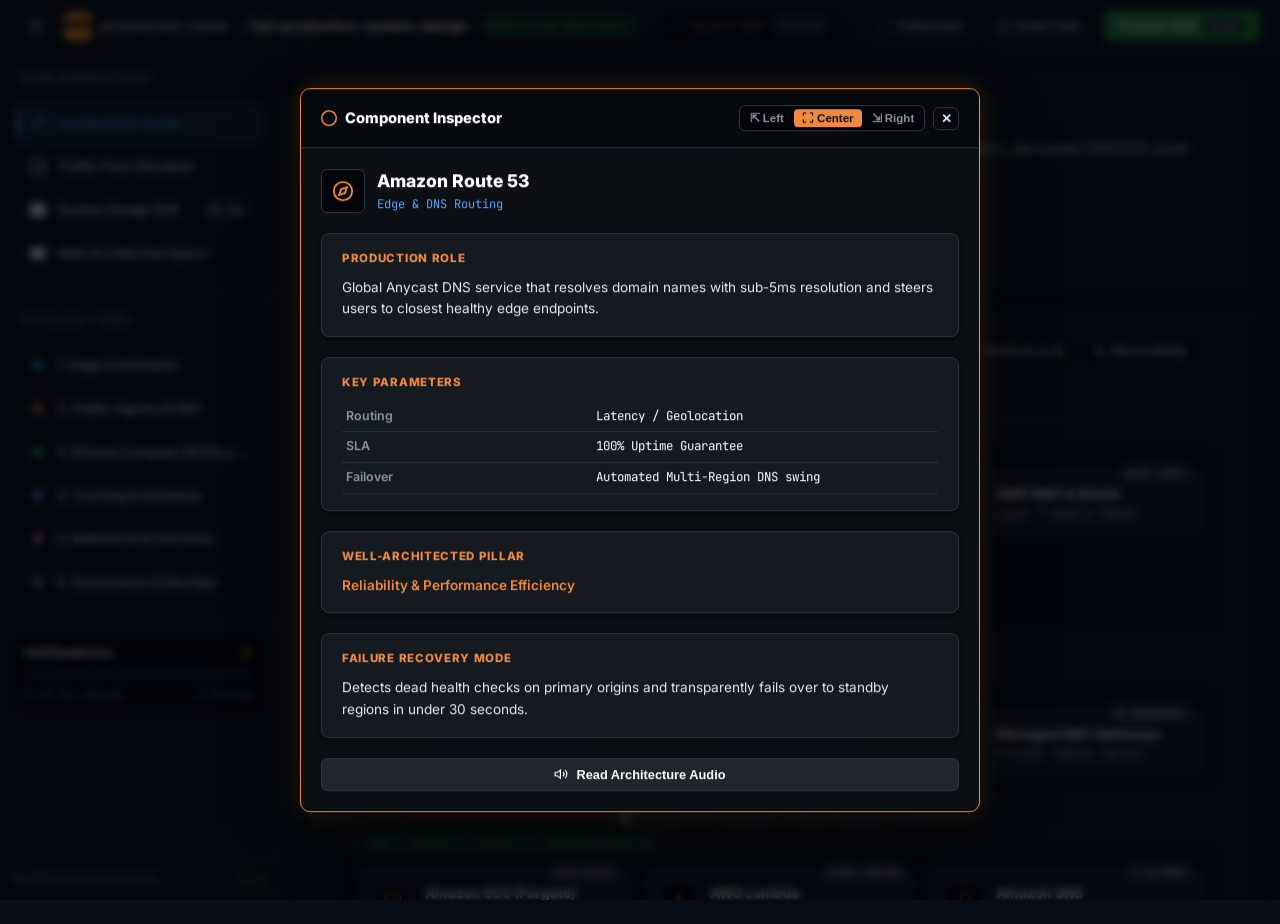
<file: production-architecture.html>
<!DOCTYPE html>
<html lang="en" data-theme="dark">
<head>
  <meta charset="UTF-8">
  <meta name="viewport" content="width=device-width, initial-scale=1.0">
  <title>AWS Production Architecture Studio & Practice Hub | GitHub Enterprise Design</title>
  <link rel="preconnect" href="https://fonts.googleapis.com">
  <link rel="preconnect" href="https://fonts.gstatic.com" crossorigin>
  <link href="https://fonts.googleapis.com/css2?family=Inter:wght@400;500;600;700;800&family=JetBrains+Mono:wght@400;500;600;700&display=swap" rel="stylesheet">
  <link rel="stylesheet" href="high-gloss-lacquer.css">
  <script src="high-gloss-lacquer.js" defer></script>
  <script src="cosmic-background.js" defer></script>
  <script src="mcp-baseline.js" defer></script>
  <style>
    /* GitHub Primer + Enterprise Dark Theme Tokens (High-Gloss Lacquer Baseline) */
    :root {
      --gh-canvas-default: #050B18;
      --gh-canvas-subtle: #0B162C;
      --gh-canvas-inset: #020610;
      --gh-panel-bg: rgba(11, 22, 44, 0.92);
      --gh-card-bg: rgba(14, 29, 58, 0.85);
      --gh-border-default: rgba(197, 160, 89, 0.28);
      --gh-border-muted: rgba(197, 160, 89, 0.15);
      --gh-border-subtle: rgba(255, 255, 255, 0.08);
      --gh-text-primary: #FFFFFF;
      --gh-text-secondary: #E2E8F0;
      --gh-text-muted: #94A3B8;
      --gh-accent-blue: #38BDF8;
      --gh-accent-green: #34D399;
      --gh-accent-purple: #A78BFA;
      --gh-accent-red: #F87171;
      --gh-accent-aws: #DFBA73;
      --gh-accent-aws-hover: #C5A059;
      --gh-accent-aws-glow: rgba(197, 160, 89, 0.35);
      --sidebar-width: 280px;
      --sidebar-collapsed-width: 64px;
      --inspector-width: 420px;
      --header-height: 52px;
      --font-sans: 'Inter', -apple-system, BlinkMacSystemFont, 'Segoe UI', Roboto, sans-serif;
      --font-mono: 'JetBrains Mono', SFMono-Regular, Consolas, monospace;
      --transition-smooth: all 0.2s cubic-bezier(0.16, 1, 0.3, 1);
      --shadow-bevel: inset 0 1px 0 rgba(255, 255, 255, 0.1), 0 8px 24px -4px rgba(0, 0, 0, 0.75);
    }

    [data-theme="light"] {
      --gh-canvas-default: #f6f8fa;
      --gh-canvas-subtle: #ffffff;
      --gh-canvas-inset: #eff2f5;
      --gh-panel-bg: rgba(255, 255, 255, 0.92);
      --gh-card-bg: #ffffff;
      --gh-border-default: #d0d7de;
      --gh-border-muted: #e1e4e8;
      --gh-border-subtle: rgba(0, 0, 0, 0.06);
      --gh-text-primary: #1f2328;
      --gh-text-secondary: #656d76;
      --gh-text-muted: #8c959f;
      --gh-accent-blue: #0969da;
      --gh-accent-green: #1a7f37;
      --gh-accent-aws: #b86200;
      --gh-accent-aws-hover: #d97706;
      --shadow-bevel: 0 4px 12px rgba(0, 0, 0, 0.08);
    }

    * {
      box-sizing: border-box;
      margin: 0;
      padding: 0;
    }

    /* Full-Screen 100vw / 100vh Layout */
    html, body {
      width: 100vw;
      height: 100vh;
      overflow: hidden;
      font-family: var(--font-sans);
      background-color: var(--gh-canvas-default);
      color: var(--gh-text-primary);
      line-height: 1.5;
      -webkit-font-smoothing: antialiased;
    }

    .app-root {
      display: flex;
      flex-direction: column;
      width: 100vw;
      height: 100vh;
      overflow: hidden;
    }

    /* Top Global Header (GitHub Style) */
    .top-header {
      height: var(--header-height);
      min-height: var(--header-height);
      background: var(--gh-canvas-subtle);
      border-bottom: 1px solid var(--gh-border-default);
      display: flex;
      align-items: center;
      justify-content: space-between;
      padding: 0 1rem;
      z-index: 100;
      backdrop-filter: blur(12px);
      -webkit-backdrop-filter: blur(12px);
    }

    .header-left {
      display: flex;
      align-items: center;
      gap: 0.75rem;
    }

    .sidebar-toggle-btn {
      background: transparent;
      border: 1px solid var(--gh-border-default);
      color: var(--gh-text-secondary);
      border-radius: 6px;
      width: 32px;
      height: 32px;
      display: flex;
      align-items: center;
      justify-content: center;
      cursor: pointer;
      transition: var(--transition-smooth);
    }

    .sidebar-toggle-btn:hover {
      background: var(--gh-border-muted);
      color: var(--gh-text-primary);
      border-color: var(--gh-text-secondary);
    }

    .repo-breadcrumbs {
      display: flex;
      align-items: center;
      gap: 0.5rem;
      font-size: 0.88rem;
    }

    .brand-mark {
      display: inline-flex;
      align-items: center;
      justify-content: center;
      width: 28px;
      height: 28px;
      border-radius: 6px;
      background: linear-gradient(135deg, #f0883e 0%, #ff9900 100%);
      color: #000;
      font-weight: 900;
      font-size: 0.78rem;
      box-shadow: 0 2px 8px var(--gh-accent-aws-glow);
    }

    .crumb-org {
      color: var(--gh-text-secondary);
      font-weight: 500;
      text-decoration: none;
    }

    .crumb-sep {
      color: var(--gh-text-muted);
    }

    .crumb-repo {
      color: var(--gh-text-primary);
      font-weight: 700;
    }

    .badge-status {
      display: inline-flex;
      align-items: center;
      gap: 0.35rem;
      font-size: 0.72rem;
      font-weight: 600;
      padding: 0.15rem 0.55rem;
      border-radius: 9999px;
      background: rgba(63, 185, 80, 0.12);
      border: 1px solid rgba(63, 185, 80, 0.3);
      color: var(--gh-accent-green);
      font-family: var(--font-mono);
    }

    .badge-status::before {
      content: '';
      width: 6px;
      height: 6px;
      border-radius: 50%;
      background: var(--gh-accent-green);
      box-shadow: 0 0 8px var(--gh-accent-green);
    }

    /* Global Search & Command Bar */
    .header-center {
      flex: 1;
      max-width: 520px;
      margin: 0 1.5rem;
    }

    .command-search-box {
      display: flex;
      align-items: center;
      background: var(--gh-canvas-inset);
      border: 1px solid var(--gh-border-default);
      border-radius: 6px;
      padding: 0.35rem 0.75rem;
      gap: 0.5rem;
      transition: var(--transition-smooth);
    }

    .command-search-box:focus-within {
      border-color: var(--gh-accent-blue);
      box-shadow: 0 0 0 3px rgba(88, 166, 255, 0.2);
    }

    .command-search-box input {
      background: transparent;
      border: none;
      outline: 2px solid transparent; outline-offset: 2px;
      color: var(--gh-text-primary);
      font-size: 0.84rem;
      font-family: inherit;
      width: 100%;
    }

    .command-kbd {
      font-size: 0.68rem;
      font-family: var(--font-mono);
      color: var(--gh-text-muted);
      background: var(--gh-border-muted);
      border: 1px solid var(--gh-border-default);
      padding: 0.1rem 0.4rem;
      border-radius: 4px;
    }

    .header-right {
      display: flex;
      align-items: center;
      gap: 0.5rem;
    }

    .gh-btn-icon {
      background: transparent;
      border: 1px solid var(--gh-border-default);
      color: var(--gh-text-secondary);
      border-radius: 6px;
      padding: 0.4rem 0.65rem;
      font-size: 0.8rem;
      font-weight: 600;
      display: inline-flex;
      align-items: center;
      gap: 0.4rem;
      cursor: pointer;
      text-decoration: none;
      transition: var(--transition-smooth);
    }

    .gh-btn-icon:hover {
      background: var(--gh-border-muted);
      color: var(--gh-text-primary);
      border-color: var(--gh-text-secondary);
    }

    .gh-btn-primary {
      background: #238636;
      border: 1px solid rgba(240, 246, 252, 0.1);
      color: #ffffff;
      font-weight: 600;
      border-radius: 6px;
      padding: 0.4rem 0.85rem;
      font-size: 0.8rem;
      cursor: pointer;
      display: inline-flex;
      align-items: center;
      gap: 0.4rem;
      text-decoration: none;
      transition: var(--transition-smooth);
    }

    .gh-btn-primary:hover {
      background: #2ea043;
    }

    /* Workspace Body: Left Sidebar + Center Viewport + Right Inspector */
    .app-body {
      display: flex;
      flex: 1;
      height: calc(100vh - var(--header-height));
      overflow: hidden;
      position: relative;
    }

    /* =========================================================================
       LEFT NAVIGATION PANEL (GitHub Tree & Category Nav)
       ========================================================================= */
    .app-sidebar {
      width: var(--sidebar-width);
      min-width: var(--sidebar-width);
      background: var(--gh-canvas-subtle);
      border-right: 1px solid var(--gh-border-default);
      display: flex;
      flex-direction: column;
      overflow-y: auto;
      transition: width 0.25s cubic-bezier(0.16, 1, 0.3, 1), min-width 0.25s cubic-bezier(0.16, 1, 0.3, 1);
      z-index: 50;
      user-select: none;
    }

    .app-sidebar.collapsed {
      width: var(--sidebar-collapsed-width);
      min-width: var(--sidebar-collapsed-width);
    }

    .app-sidebar.collapsed .sidebar-label,
    .app-sidebar.collapsed .sidebar-sub,
    .app-sidebar.collapsed .sidebar-header,
    .app-sidebar.collapsed .sidebar-footer,
    .app-sidebar.collapsed .stat-badge,
    .app-sidebar.collapsed .nav-badge {
      display: none !important;
    }

    .app-sidebar.collapsed .sidebar-item {
      justify-content: center;
      padding: 0.65rem 0;
    }

    .sidebar-section {
      padding: 0.75rem 0.5rem;
      border-bottom: 1px solid var(--gh-border-subtle);
    }

    .sidebar-header {
      font-size: 0.7rem;
      font-weight: 700;
      text-transform: uppercase;
      letter-spacing: 0.08em;
      color: var(--gh-text-muted);
      padding: 0.35rem 0.75rem;
      margin-bottom: 0.25rem;
    }

    .sidebar-nav-list {
      list-style: none;
      display: flex;
      flex-direction: column;
      gap: 2px;
    }

    .sidebar-item {
      display: flex;
      align-items: center;
      gap: 0.65rem;
      padding: 0.5rem 0.75rem;
      border-radius: 6px;
      color: var(--gh-text-secondary);
      font-size: 0.84rem;
      font-weight: 500;
      cursor: pointer;
      text-decoration: none;
      transition: var(--transition-smooth);
      position: relative;
    }

    .sidebar-item:hover {
      background: var(--gh-border-muted);
      color: var(--gh-text-primary);
    }

    .sidebar-item.active {
      background: rgba(88, 166, 255, 0.12);
      color: var(--gh-accent-blue);
      font-weight: 600;
    }

    .sidebar-item.active::before {
      content: '';
      position: absolute;
      left: 0;
      top: 4px;
      bottom: 4px;
      width: 3px;
      border-radius: 0 4px 4px 0;
      background: var(--gh-accent-blue);
    }

    .sidebar-icon {
      width: 18px;
      height: 18px;
      flex-shrink: 0;
      display: flex;
      align-items: center;
      justify-content: center;
      color: inherit;
    }

    .sidebar-label {
      flex: 1;
      white-space: nowrap;
      overflow: hidden;
      text-overflow: ellipsis;
    }

    .nav-badge {
      font-size: 0.7rem;
      font-family: var(--font-mono);
      background: var(--gh-border-muted);
      color: var(--gh-text-secondary);
      padding: 0.1rem 0.45rem;
      border-radius: 9999px;
      font-weight: 600;
    }

    /* Drill Readiness Tracker in Sidebar */
    .sidebar-readiness-box {
      background: var(--gh-canvas-inset);
      border: 1px solid var(--gh-border-default);
      border-radius: 8px;
      padding: 0.75rem;
      margin: 0.5rem 0.75rem;
      display: flex;
      flex-direction: column;
      gap: 0.5rem;
    }

    .readiness-header {
      display: flex;
      align-items: center;
      justify-content: space-between;
      font-size: 0.78rem;
      font-weight: 700;
      color: var(--gh-text-primary);
    }

    .progress-track {
      width: 100%;
      height: 6px;
      background: var(--gh-border-muted);
      border-radius: 9999px;
      overflow: hidden;
    }

    .progress-fill {
      height: 100%;
      width: 0%;
      background: linear-gradient(90deg, #f0883e, #3fb950);
      transition: width 0.4s ease;
    }

    .readiness-meta {
      display: flex;
      align-items: center;
      justify-content: space-between;
      font-size: 0.72rem;
      color: var(--gh-text-muted);
      font-family: var(--font-mono);
    }

    /* Sidebar Footer */
    .sidebar-footer {
      margin-top: auto;
      padding: 0.75rem;
      border-top: 1px solid var(--gh-border-default);
      font-size: 0.74rem;
      color: var(--gh-text-muted);
      display: flex;
      align-items: center;
      justify-content: space-between;
    }

    /* =========================================================================
       CENTER VIEWPORT (Scales 100% to fill any screen resolution)
       ========================================================================= */
    .app-main-viewport {
      flex: 1;
      height: 100%;
      overflow-y: auto;
      background: var(--gh-canvas-default);
      padding: 1.5rem 2rem;
      display: flex;
      flex-direction: column;
      gap: 1.5rem;
      position: relative;
    }

    /* View Panes */
    .view-pane {
      display: none;
      width: 100%;
      animation: paneFadeIn 0.2s cubic-bezier(0.16, 1, 0.3, 1);
    }

    .view-pane.active {
      display: block;
    }

    @keyframes paneFadeIn {
      from { opacity: 0; transform: translateY(4px); }
      to { opacity: 1; transform: translateY(0); }
    }

    /* Professional Studio Header */
    .studio-hero {
      background: var(--gh-panel-bg);
      border: 1px solid var(--gh-border-default);
      border-radius: 8px;
      padding: 1.25rem 1.75rem;
      box-shadow: var(--shadow-bevel);
      display: flex;
      flex-wrap: wrap;
      align-items: center;
      justify-content: space-between;
      gap: 1.25rem;
      position: relative;
    }

    .hero-primary h1 {
      font-size: 1.5rem;
      font-weight: 800;
      letter-spacing: -0.02em;
      color: var(--gh-text-primary);
      display: flex;
      align-items: center;
      gap: 0.6rem;
    }

    .hero-primary p {
      font-size: 0.88rem;
      color: var(--gh-text-secondary);
      max-width: 860px;
      margin-top: 0.25rem;
    }

    .hero-metric-strip {
      display: flex;
      align-items: center;
      gap: 1.5rem;
      background: var(--gh-canvas-inset);
      border: 1px solid var(--gh-border-default);
      padding: 0.65rem 1.25rem;
      border-radius: 6px;
    }

    .hero-stat {
      display: flex;
      flex-direction: column;
    }

    .hero-stat-num {
      font-size: 1.25rem;
      font-weight: 800;
      font-family: var(--font-mono);
      color: var(--gh-accent-aws);
    }

    .hero-stat-lbl {
      font-size: 0.68rem;
      font-weight: 700;
      text-transform: uppercase;
      letter-spacing: 0.05em;
      color: var(--gh-text-muted);
    }

    /* =========================================================================
       CANVAS & TOPOLOGY TILES (Enterprise Data-Dense Styling)
       ========================================================================= */
    .topology-container {
      background: var(--gh-panel-bg);
      border: 1px solid var(--gh-border-default);
      border-radius: 8px;
      padding: 1.5rem;
      box-shadow: var(--shadow-bevel);
      display: flex;
      flex-direction: column;
      gap: 1.5rem;
      position: relative;
    }

    .topology-toolbar {
      display: flex;
      flex-wrap: wrap;
      align-items: center;
      justify-content: space-between;
      gap: 0.75rem;
      border-bottom: 1px solid var(--gh-border-default);
      padding-bottom: 0.85rem;
    }

    .layer-filter-bar {
      display: flex;
      flex-wrap: wrap;
      gap: 0.35rem;
    }

    .filter-chip {
      background: var(--gh-canvas-inset);
      border: 1px solid var(--gh-border-default);
      color: var(--gh-text-secondary);
      font-size: 0.78rem;
      font-weight: 600;
      padding: 0.3rem 0.75rem;
      border-radius: 6px;
      cursor: pointer;
      transition: var(--transition-smooth);
    }

    .filter-chip:hover {
      border-color: var(--gh-text-secondary);
      color: var(--gh-text-primary);
    }

    .filter-chip.active {
      background: rgba(240, 136, 62, 0.15);
      border-color: var(--gh-accent-aws);
      color: var(--gh-accent-aws);
      font-weight: 700;
    }

    /* Topology Tier Containers */
    .tier-zone {
      border: 1px solid var(--gh-border-muted);
      background: rgba(1, 4, 9, 0.45);
      border-radius: 8px;
      padding: 1.25rem 1.25rem 1rem 1.25rem;
      position: relative;
      transition: var(--transition-smooth);
    }

    .tier-zone:hover {
      border-color: var(--gh-border-default);
    }

    .tier-label-bar {
      position: absolute;
      top: -0.65rem;
      left: 1rem;
      background: var(--gh-canvas-subtle);
      border: 1px solid var(--gh-border-default);
      border-radius: 4px;
      padding: 0.1rem 0.6rem;
      font-size: 0.72rem;
      font-weight: 700;
      letter-spacing: 0.05em;
      text-transform: uppercase;
      display: inline-flex;
      align-items: center;
      gap: 0.4rem;
    }

    .tier-edge .tier-label-bar { color: #58a6ff; border-color: rgba(88, 166, 255, 0.4); }
    .tier-ingress .tier-label-bar { color: #f0883e; border-color: rgba(240, 136, 62, 0.4); }
    .tier-compute .tier-label-bar { color: #3fb950; border-color: rgba(63, 185, 80, 0.4); }
    .tier-data .tier-label-bar { color: #bc8cff; border-color: rgba(188, 140, 255, 0.4); }
    .tier-ai .tier-label-bar { color: #f778ba; border-color: rgba(247, 120, 186, 0.4); }
    .tier-ops .tier-label-bar { color: #8b949e; border-color: var(--gh-border-default); }

    .node-grid {
      display: grid;
      grid-template-columns: repeat(auto-fill, minmax(240px, 1fr));
      gap: 0.85rem;
      margin-top: 0.25rem;
    }

    /* Enterprise Cloud Node Card */
    .cloud-node {
      background: var(--gh-card-bg);
      border: 1px solid var(--gh-border-default);
      border-radius: 6px;
      padding: 0.85rem 1rem;
      cursor: pointer;
      display: flex;
      align-items: center;
      gap: 0.85rem;
      transition: var(--transition-smooth);
      position: relative;
      box-shadow: 0 1px 3px rgba(0, 0, 0, 0.3);
    }

    .cloud-node:hover {
      border-color: var(--gh-accent-aws);
      transform: translateY(-2px);
      box-shadow: 0 4px 12px rgba(0, 0, 0, 0.5), 0 0 12px var(--gh-accent-aws-glow);
    }

    .cloud-node.selected {
      border-color: var(--gh-accent-aws);
      background: rgba(240, 136, 62, 0.08);
      box-shadow: 0 0 0 2px var(--gh-accent-aws);
    }

    .cloud-node.pulse-glow {
      animation: nodePulse 1.2s infinite alternate;
    }

    @keyframes nodePulse {
      0% { border-color: var(--gh-accent-blue); box-shadow: 0 0 4px var(--gh-accent-blue); }
      100% { border-color: #ffffff; box-shadow: 0 0 20px var(--gh-accent-blue); }
    }

    .node-icon-box {
      width: 36px;
      height: 36px;
      border-radius: 6px;
      background: var(--gh-canvas-inset);
      border: 1px solid var(--gh-border-default);
      display: flex;
      align-items: center;
      justify-content: center;
      flex-shrink: 0;
      color: var(--gh-accent-aws);
    }

    .node-meta {
      display: flex;
      flex-direction: column;
      overflow: hidden;
    }

    .node-name {
      font-size: 0.86rem;
      font-weight: 700;
      color: var(--gh-text-primary);
      white-space: nowrap;
      overflow: hidden;
      text-overflow: ellipsis;
    }

    .node-sub {
      font-size: 0.72rem;
      color: var(--gh-text-secondary);
      font-family: var(--font-mono);
    }

    .node-tag-pill {
      position: absolute;
      top: -0.35rem;
      right: 0.5rem;
      font-size: 0.62rem;
      font-family: var(--font-mono);
      font-weight: 700;
      padding: 0.08rem 0.4rem;
      border-radius: 4px;
      background: var(--gh-border-muted);
      border: 1px solid var(--gh-border-default);
      color: var(--gh-text-secondary);
      text-transform: uppercase;
    }

    .flow-separator {
      display: flex;
      align-items: center;
      justify-content: center;
      gap: 0.5rem;
      font-size: 0.75rem;
      color: var(--gh-accent-blue);
      font-family: var(--font-mono);
      margin: -0.5rem 0;
      opacity: 0.8;
    }

    /* =========================================================================
       INSPECTOR PANEL - CENTERED MODAL & DUAL-DOCKABLE MODES
       ========================================================================= */
    .app-inspector {
      background: rgba(11, 22, 44, 0.96);
      backdrop-filter: blur(24px);
      -webkit-backdrop-filter: blur(24px);
      display: flex;
      flex-direction: column;
      overflow-y: auto;
      z-index: 1000;
      transition: transform 0.25s cubic-bezier(0.16, 1, 0.3, 1), opacity 0.25s cubic-bezier(0.16, 1, 0.3, 1), background-color 0.25s cubic-bezier(0.16, 1, 0.3, 1), border-color 0.25s cubic-bezier(0.16, 1, 0.3, 1), color 0.25s cubic-bezier(0.16, 1, 0.3, 1), box-shadow 0.25s cubic-bezier(0.16, 1, 0.3, 1);
    }

    /* Mode 1: Centered Focus Modal (Default) */
    .app-inspector.mode-center {
      position: fixed;
      top: 50%;
      left: 50%;
      transform: translate(-50%, -50%);
      width: 640px;
      max-width: 92vw;
      max-height: 85vh;
      border: 1px solid var(--gh-accent-aws, #C5A059);
      border-radius: 12px;
      box-shadow: 0 25px 60px -10px rgba(0, 0, 0, 0.95), 0 0 35px rgba(197, 160, 89, 0.25), inset 0 1px 1px rgba(255, 255, 255, 0.4);
    }

    /* Mode 2: Left Dock */
    .app-inspector.mode-left {
      position: relative;
      order: -1;
      width: var(--inspector-width);
      min-width: var(--inspector-width);
      border-right: 1px solid var(--gh-border-default);
      border-left: none;
      height: 100%;
    }

    /* Mode 3: Right Dock */
    .app-inspector.mode-right {
      position: relative;
      order: 10;
      width: var(--inspector-width);
      min-width: var(--inspector-width);
      border-left: 1px solid var(--gh-border-default);
      border-right: none;
      height: 100%;
    }

    .app-inspector.hidden {
      display: none !important;
    }

    /* Backdrop scrim for centered modal */
    .inspector-backdrop {
      display: none;
      position: fixed;
      inset: 0;
      background: rgba(5, 11, 24, 0.7);
      backdrop-filter: blur(6px);
      -webkit-backdrop-filter: blur(6px);
      z-index: 999;
    }

    .inspector-backdrop.active {
      display: block;
    }

    /* Docking Mode Segment Buttons */
    .dock-mode-bar {
      display: inline-flex;
      align-items: center;
      background: rgba(5, 11, 24, 0.85);
      border: 1px solid var(--gh-border-default);
      border-radius: 6px;
      padding: 2px;
      gap: 2px;
    }

    .dock-mode-btn {
      background: transparent;
      border: none;
      color: var(--gh-text-muted);
      font-size: 0.72rem;
      font-weight: 700;
      padding: 0.2rem 0.5rem;
      border-radius: 4px;
      cursor: pointer;
      transition: transform 0.15s ease, opacity 0.15s ease, background-color 0.15s ease, border-color 0.15s ease, color 0.15s ease, box-shadow 0.15s ease;
      display: flex;
      align-items: center;
      gap: 0.25rem;
    }

    .dock-mode-btn:hover {
      color: var(--gh-text-primary);
      background: rgba(255, 255, 255, 0.08);
    }

    .dock-mode-btn.active {
      background: var(--gh-accent-aws);
      color: #050B18;
      font-weight: 800;
    }

    .inspector-head {
      padding: 1rem;
      border-bottom: 1px solid var(--gh-border-default);
      display: flex;
      align-items: center;
      justify-content: space-between;
    }

    .inspector-head-title {
      font-size: 0.88rem;
      font-weight: 700;
      display: flex;
      align-items: center;
      gap: 0.5rem;
    }

    .inspector-body {
      padding: 1.25rem;
      display: flex;
      flex-direction: column;
      gap: 1.25rem;
      font-size: 0.85rem;
    }

    .detail-card {
      background: var(--gh-card-bg);
      border: 1px solid var(--gh-border-default);
      border-radius: 6px;
      padding: 1rem;
      display: flex;
      flex-direction: column;
      gap: 0.65rem;
    }

    .detail-heading {
      font-size: 0.72rem;
      font-weight: 700;
      text-transform: uppercase;
      letter-spacing: 0.06em;
      color: var(--gh-accent-aws);
      display: flex;
      align-items: center;
      gap: 0.4rem;
    }

    .detail-text {
      color: var(--gh-text-secondary);
      line-height: 1.5;
    }

    .param-table {
      width: 100%;
      border-collapse: collapse;
      font-size: 0.78rem;
    }

    .param-table td {
      padding: 0.35rem 0.25rem;
      border-bottom: 1px solid var(--gh-border-subtle);
    }

    .param-table td:first-child {
      color: var(--gh-text-muted);
      font-weight: 600;
      width: 42%;
    }

    .param-table td:last-child {
      color: var(--gh-text-primary);
      font-family: var(--font-mono);
    }

    /* =========================================================================
       VIEW 2: ENTERPRISE REQUEST SIMULATOR
       ========================================================================= */
    .sim-split-layout {
      display: grid;
      grid-template-columns: 320px 1fr;
      gap: 1.25rem;
      height: 100%;
    }

    @media (max-width: 900px) {
      .sim-split-layout {
        grid-template-columns: 1fr;
      }
    }

    .sim-deck {
      display: flex;
      flex-direction: column;
      gap: 0.75rem;
    }

    .sim-card-btn {
      background: var(--gh-card-bg);
      border: 1px solid var(--gh-border-default);
      border-radius: 6px;
      padding: 1rem;
      text-align: left;
      cursor: pointer;
      transition: var(--transition-smooth);
      display: flex;
      flex-direction: column;
      gap: 0.35rem;
    }

    .sim-card-btn:hover {
      border-color: var(--gh-accent-blue);
      background: var(--gh-border-muted);
    }

    .sim-card-btn.active {
      border-color: var(--gh-accent-aws);
      background: rgba(240, 136, 62, 0.1);
      box-shadow: 0 0 0 1px var(--gh-accent-aws);
    }

    .sim-card-title {
      font-size: 0.88rem;
      font-weight: 700;
      color: var(--gh-text-primary);
      display: flex;
      align-items: center;
      justify-content: space-between;
    }

    .sim-card-desc {
      font-size: 0.78rem;
      color: var(--gh-text-secondary);
      line-height: 1.4;
    }

    .sim-console-terminal {
      background: var(--gh-canvas-inset);
      border: 1px solid var(--gh-border-default);
      border-radius: 8px;
      display: flex;
      flex-direction: column;
      overflow: hidden;
      box-shadow: var(--shadow-bevel);
    }

    .terminal-topbar {
      background: var(--gh-canvas-subtle);
      border-bottom: 1px solid var(--gh-border-default);
      padding: 0.6rem 1rem;
      display: flex;
      align-items: center;
      justify-content: space-between;
      font-family: var(--font-mono);
      font-size: 0.78rem;
      color: var(--gh-text-secondary);
    }

    .terminal-body {
      padding: 1rem;
      overflow-y: auto;
      max-height: 640px;
      display: flex;
      flex-direction: column;
      gap: 0.85rem;
    }

    .sim-step-row {
      background: rgba(22, 27, 34, 0.6);
      border: 1px solid var(--gh-border-default);
      border-left: 3px solid var(--gh-accent-aws);
      border-radius: 4px;
      padding: 0.75rem 1rem;
      display: flex;
      flex-direction: column;
      gap: 0.4rem;
      font-family: var(--font-mono);
      font-size: 0.8rem;
      animation: paneFadeIn 0.25s ease;
    }

    .step-log-badge {
      display: flex;
      align-items: center;
      justify-content: space-between;
      font-weight: 700;
      color: var(--gh-accent-blue);
    }

    .step-log-desc {
      font-family: var(--font-sans);
      color: var(--gh-text-secondary);
      font-size: 0.82rem;
    }

    .step-log-code {
      background: #000;
      border: 1px solid var(--gh-border-muted);
      border-radius: 4px;
      padding: 0.45rem 0.65rem;
      color: #38bdf8;
      font-size: 0.74rem;
      overflow-x: auto;
    }

    /* =========================================================================
       VIEW 3: SYSTEM DESIGN DRILL (31 QUESTIONS) - GITHUB ISSUE STYLING
       ========================================================================= */
    .drill-layout {
      display: flex;
      flex-direction: column;
      gap: 1.5rem;
    }

    .drill-filter-strip {
      background: var(--gh-panel-bg);
      border: 1px solid var(--gh-border-default);
      border-radius: 6px;
      padding: 0.75rem 1rem;
      display: flex;
      flex-wrap: wrap;
      align-items: center;
      justify-content: space-between;
      gap: 1rem;
    }

    .drill-module-card {
      background: var(--gh-panel-bg);
      border: 1px solid var(--gh-border-default);
      border-radius: 8px;
      box-shadow: var(--shadow-bevel);
      overflow: hidden;
      margin-bottom: 1.25rem;
    }

    .module-header {
      background: var(--gh-canvas-subtle);
      border-bottom: 1px solid var(--gh-border-default);
      padding: 0.85rem 1.25rem;
      display: flex;
      align-items: center;
      justify-content: space-between;
    }

    .module-badge {
      background: var(--gh-accent-aws);
      color: #000;
      font-weight: 800;
      font-size: 0.72rem;
      font-family: var(--font-mono);
      padding: 0.15rem 0.45rem;
      border-radius: 4px;
      margin-right: 0.5rem;
    }

    .module-title-text {
      font-size: 0.96rem;
      font-weight: 700;
      color: var(--gh-text-primary);
    }

    .q-container {
      padding: 1rem 1.25rem;
      display: flex;
      flex-direction: column;
      gap: 1rem;
    }

    /* Single Question Item (GitHub Discussion / PR Review Style) */
    .drill-q-row {
      background: var(--gh-card-bg);
      border: 1px solid var(--gh-border-default);
      border-radius: 6px;
      padding: 1rem 1.25rem;
      display: flex;
      flex-direction: column;
      gap: 0.75rem;
      transition: var(--transition-smooth);
    }

    .drill-q-row.correct {
      border-color: var(--gh-accent-green);
      background: rgba(63, 185, 80, 0.05);
    }

    .drill-q-row.incorrect {
      border-color: var(--gh-accent-red);
      background: rgba(248, 81, 73, 0.05);
    }

    .drill-q-stem {
      font-size: 0.92rem;
      line-height: 1.6;
      color: var(--gh-text-primary);
    }

    .blank-pill {
      background: rgba(240, 136, 62, 0.15);
      border: 1px dashed var(--gh-accent-aws);
      color: var(--gh-accent-aws);
      font-family: var(--font-mono);
      font-weight: 700;
      padding: 0.1rem 0.5rem;
      border-radius: 4px;
    }

    .drill-input-group {
      display: flex;
      flex-wrap: wrap;
      align-items: center;
      gap: 0.5rem;
    }

    .drill-input {
      flex: 1;
      min-width: 260px;
      background: var(--gh-canvas-inset);
      border: 1px solid var(--gh-border-default);
      border-radius: 6px;
      padding: 0.5rem 0.85rem;
      color: var(--gh-text-primary);
      font-family: var(--font-mono);
      font-size: 0.85rem;
      outline: 2px solid transparent; outline-offset: 2px;
      transition: var(--transition-smooth);
    }

    .drill-input:focus {
      border-color: var(--gh-accent-blue);
      box-shadow: 0 0 0 3px rgba(88, 166, 255, 0.2);
    }

    .btn-gh {
      border-radius: 6px;
      padding: 0.5rem 0.9rem;
      font-size: 0.8rem;
      font-weight: 600;
      cursor: pointer;
      display: inline-flex;
      align-items: center;
      gap: 0.35rem;
      transition: var(--transition-smooth);
      border: 1px solid var(--gh-border-default);
      background: var(--gh-border-muted);
      color: var(--gh-text-primary);
    }

    .btn-gh:hover {
      background: rgba(255, 255, 255, 0.1);
      border-color: var(--gh-text-secondary);
    }

    .btn-gh-primary {
      background: #238636;
      border-color: rgba(240, 246, 252, 0.1);
      color: #fff;
    }

    .btn-gh-primary:hover {
      background: #2ea043;
    }

    .feedback-drawer {
      display: none;
      background: var(--gh-canvas-inset);
      border: 1px solid var(--gh-border-muted);
      border-radius: 6px;
      padding: 0.85rem 1rem;
      font-size: 0.84rem;
      line-height: 1.5;
    }

    .feedback-drawer.show {
      display: flex;
      flex-direction: column;
      gap: 0.4rem;
    }

    /* Toast Notification */
    .gh-toast {
      position: fixed;
      bottom: 1.5rem;
      right: 1.5rem;
      background: var(--gh-canvas-subtle);
      border: 1px solid var(--gh-border-default);
      border-left: 4px solid var(--gh-accent-aws);
      color: var(--gh-text-primary);
      padding: 0.75rem 1.25rem;
      border-radius: 6px;
      font-size: 0.84rem;
      box-shadow: 0 8px 24px rgba(0, 0, 0, 0.8);
      z-index: 1000;
      display: none;
      animation: paneFadeIn 0.2s ease;
    }
  </style>

  <!-- Antigravity Baseline Integration -->
  <link rel="stylesheet" href="aws-enterprise-baseline.css">
  <script src="aws-enterprise-baseline.js"></script>
<style>:where(button[data-btn-reset]){font:inherit;color:inherit;background:transparent;border:none;padding:0;margin:0;text-align:inherit;}</style>
</head>
<body>
  <div class="app-root">

    <!-- Top Header -->
    <header class="top-header">
      <div class="header-left">
        <button class="sidebar-toggle-btn" id="sidebar-toggle-btn" onclick="toggleSidebar()" title="Toggle Navigation Sidebar">
          <svg width="16" height="16" viewBox="0 0 16 16" fill="currentColor">
            <path d="M1 2.75A.75.75 0 0 1 1.75 2h12.5a.75.75 0 0 1 0 1.5H1.75A.75.75 0 0 1 1 2.75Zm0 5A.75.75 0 0 1 1.75 7h12.5a.75.75 0 0 1 0 1.5H1.75A.75.75 0 0 1 1 7.75ZM1.75 12h12.5a.75.75 0 0 1 0 1.5H1.75a.75.75 0 0 1 0-1.5Z"/>
          </svg>
        </button>

        <div class="repo-breadcrumbs">
          <span class="brand-mark">AWS</span>
          <span class="crumb-org">architecture-center</span>
          <span class="crumb-sep">/</span>
          <span class="crumb-repo">full-production-system-design</span>
        </div>

        <span class="badge-status">Multi-AZ Resilient</span>
      </div>

      <div class="header-center">
        <div class="command-search-box">
          <svg width="14" height="14" viewBox="0 0 16 16" fill="currentColor" style="color: var(--gh-text-muted);">
            <path d="M10.68 11.74a6 6 0 0 1-7.922-8.982 6 6 0 0 1 8.982 7.922l3.04 3.04a.749.749 0 0 1-.326 1.275.749.749 0 0 1-.734-.215ZM11.5 7a4.499 4.499 0 1 0-8.997 0A4.499 4.499 0 0 0 11.5 7Z"/>
          </svg>
          <input type="text" id="global-search-input" placeholder="Search AWS services, subnets, ports, or drill questions..." onkeyup="handleGlobalSearch(this.value)">
          <span class="command-kbd">Ctrl+K</span>
        </div>
      </div>

      <div class="header-right">
        <button class="gh-btn-icon" onclick="toggleFullscreen()" title="Toggle Fullscreen Mode">
          <svg width="14" height="14" viewBox="0 0 16 16" fill="currentColor">
            <path d="M1.5 1a.5.5 0 0 0-.5.5v4a.5.5 0 0 0 1 0v-3.5h3.5a.5.5 0 0 0 0-1h-4zm13 0a.5.5 0 0 0-.5.5v3.5a.5.5 0 0 0 1 0v-4a.5.5 0 0 0-.5-.5h-4a.5.5 0 0 0 0 1h3.5zM1.5 15a.5.5 0 0 0 .5-.5v-3.5a.5.5 0 0 0-1 0v4a.5.5 0 0 0 .5.5h4a.5.5 0 0 0 0-1h-3.5zm13 0a.5.5 0 0 0 .5-.5v-4a.5.5 0 0 0-1 0v3.5h-3.5a.5.5 0 0 0 0 1h4z"/>
          </svg>
          <span>Fullscreen</span>
        </button>

        <a href="web-app/index.html" class="gh-btn-icon" title="Open Main Exam Hub">
          <svg width="14" height="14" viewBox="0 0 16 16" fill="currentColor">
            <path d="M0 8a8 8 0 1 1 16 0A8 8 0 0 1 0 8Zm8-6.5a6.5 6.5 0 1 0 0 13 6.5 6.5 0 0 0 0-13Z"/>
          </svg>
          <span>Exam Hub</span>
        </a>

        <button class="gh-btn-primary" onclick="switchView('practice')">
          <span>Practice Drill</span>
          <span class="nav-badge" id="header-drill-badge">0/31</span>
        </button>
      </div>
    </header>

    <!-- Workspace Body -->
    <div class="app-body">

      <!-- =====================================================================
           LEFT SIDEBAR NAVIGATION
           ===================================================================== -->
      <aside class="app-sidebar" id="app-sidebar">
        
        <!-- Views Section -->
        <div class="sidebar-section">
          <div class="sidebar-header">Core Perspectives</div>
          <ul class="sidebar-nav-list">
            <li>
              <a class="sidebar-item active" data-view="explorer" onclick="switchView('explorer')">
                <span class="sidebar-icon">
                  <svg width="16" height="16" viewBox="0 0 16 16" fill="currentColor">
                    <path d="m7.775 3.275 1.25-1.25a3.5 3.5 0 1 1 4.95 4.95l-2.5 2.5a3.5 3.5 0 0 1-4.95 0 .751.751 0 0 1 .018-1.042.751.751 0 0 1 1.042-.018 1.998 1.998 0 0 0 2.83 0l2.5-2.5a2.002 2.002 0 0 0-2.83-2.83l-1.25 1.25a.751.751 0 0 1-1.042-.018.751.751 0 0 1-.018-1.042Zm-4.69 9.64a3.5 3.5 0 0 0 4.95 0 .751.751 0 0 1 1.042.018.751.751 0 0 1 .018 1.042 5.002 5.002 0 0 1-7.07 0 5 5 0 0 1 0-7.07l2.5-2.5a5 5 0 0 1 7.07 0 .752.752 0 0 1-.018 1.042.751.751 0 0 1-1.042.018 3.5 3.5 0 0 0-4.95 0l-2.5 2.5a3.5 3.5 0 0 0 0 4.95Z"/>
                  </svg>
                </span>
                <span class="sidebar-label">Architecture Studio</span>
              </a>
            </li>
            <li>
              <a class="sidebar-item" data-view="simulator" onclick="switchView('simulator')">
                <span class="sidebar-icon">
                  <svg width="16" height="16" viewBox="0 0 16 16" fill="currentColor">
                    <path d="M1.75 1.5a.25.25 0 0 0-.25.25v12.5c0 .138.112.25.25.25h12.5a.25.25 0 0 0 .25-.25V1.75a.25.25 0 0 0-.25-.25H1.75ZM0 1.75C0 .784.784 0 1.75 0h12.5C15.216 0 16 .784 16 1.75v12.5A1.75 1.75 0 0 1 14.25 16H1.75A1.75 1.75 0 0 1 0 14.25V1.75Zm9.22 3.72a.75.75 0 0 0 0 1.06L10.94 8 9.22 9.72a.749.749 0 0 0 .326 1.275.749.749 0 0 0 .734-.215l2.25-2.25a.75.75 0 0 0 0-1.06l-2.25-2.25a.75.75 0 0 0-1.06 0ZM4.75 10.5h3.5a.75.75 0 0 0 0-1.5h-3.5a.75.75 0 0 0 0 1.5Z"/>
                  </svg>
                </span>
                <span class="sidebar-label">Traffic Flow Simulator</span>
              </a>
            </li>
            <li>
              <a class="sidebar-item" data-view="practice" onclick="switchView('practice')">
                <span class="sidebar-icon">
                  <svg width="16" height="16" viewBox="0 0 16 16" fill="currentColor">
                    <path d="M8 9.5a1.5 1.5 0 1 0 0-3 1.5 1.5 0 0 0 0 3Z"/>
                    <path d="M1.75 2.5h12.5a.25.25 0 0 1 .25.25v10.5a.25.25 0 0 1-.25.25H1.75a.25.25 0 0 1-.25-.25V2.75a.25.25 0 0 1 .25-.25ZM0 2.75C0 1.784.784 1 1.75 1h12.5C15.216 1 16 1.784 16 2.75v10.5A1.75 1.75 0 0 1 14.25 15H1.75A1.75 1.75 0 0 1 0 13.25V2.75Z"/>
                  </svg>
                </span>
                <span class="sidebar-label">System Design Drill</span>
                <span class="nav-badge">31 Qs</span>
              </a>
            </li>
            <li>
              <a class="sidebar-item" data-view="reference" onclick="switchView('reference')">
                <span class="sidebar-icon">
                  <svg width="16" height="16" viewBox="0 0 16 16" fill="currentColor">
                    <path d="M0 1.75A.75.75 0 0 1 .75 1h4.253c1.227 0 2.317.59 3 1.501A3.743 3.743 0 0 1 11.006 1h4.245a.75.75 0 0 1 .75.75v10.5a.75.75 0 0 1-.75.75h-4.507a4.5 4.5 0 0 0-2.744.937.75.75 0 0 1-.998 0A4.5 4.5 0 0 0 4.257 13H.75a.75.75 0 0 1-.75-.75V1.75Z"/>
                  </svg>
                </span>
                <span class="sidebar-label">Well-Architected Specs</span>
              </a>
            </li>
          </ul>
        </div>

        <!-- Architecture Tiers Jump Navigation -->
        <div class="sidebar-section">
          <div class="sidebar-header">Topology Tiers</div>
          <ul class="sidebar-nav-list">
            <li>
              <a class="sidebar-item" onclick="filterLayers('edge'); scrollToTier('tier-edge')">
                <span class="sidebar-icon" style="color: #58a6ff;">●</span>
                <span class="sidebar-label">1. Edge & Perimeter</span>
              </a>
            </li>
            <li>
              <a class="sidebar-item" onclick="filterLayers('public'); scrollToTier('tier-public')">
                <span class="sidebar-icon" style="color: #f0883e;">●</span>
                <span class="sidebar-label">2. Public Ingress & NAT</span>
              </a>
            </li>
            <li>
              <a class="sidebar-item" onclick="filterLayers('private'); scrollToTier('tier-private')">
                <span class="sidebar-icon" style="color: #3fb950;">●</span>
                <span class="sidebar-label">3. Private Compute (ECS/Lambda)</span>
              </a>
            </li>
            <li>
              <a class="sidebar-item" onclick="filterLayers('data'); scrollToTier('tier-data')">
                <span class="sidebar-icon" style="color: #bc8cff;">●</span>
                <span class="sidebar-label">4. Caching & Database</span>
              </a>
            </li>
            <li>
              <a class="sidebar-item" onclick="filterLayers('ai'); scrollToTier('tier-ai')">
                <span class="sidebar-icon" style="color: #f778ba;">●</span>
                <span class="sidebar-label">5. Bedrock & AI Services</span>
              </a>
            </li>
            <li>
              <a class="sidebar-item" onclick="filterLayers('ops'); scrollToTier('tier-ops')">
                <span class="sidebar-icon" style="color: #8b949e;">●</span>
                <span class="sidebar-label">6. Governance & DevOps</span>
              </a>
            </li>
          </ul>
        </div>

        <!-- Drill Readiness Box -->
        <div class="sidebar-readiness-box">
          <div class="readiness-header">
            <span>Drill Readiness</span>
            <span id="sidebar-pct-label" style="color: var(--gh-accent-aws); font-family: var(--font-mono);">0%</span>
          </div>
          <div class="progress-track">
            <div class="progress-fill" id="sidebar-progress-fill"></div>
          </div>
          <div class="readiness-meta">
            <span id="sidebar-solved-count">0 of 31 Solved</span>
            <span id="sidebar-streak-count">0 Streak</span>
          </div>
        </div>

        <!-- Sidebar Footer -->
        <div class="sidebar-footer">
          <span>AWS Production Standard</span>
          <span style="font-family: var(--font-mono); color: var(--gh-accent-green);">v1.4</span>
        </div>
      </aside>

      <!-- =====================================================================
           CENTER FLUID VIEWPORT
           ===================================================================== -->
      <main class="app-main-viewport" id="main-viewport">

        <!-- VIEW 1: ARCHITECTURE STUDIO EXPLORER -->
        <div id="view-explorer" class="view-pane active">
          
          <div class="studio-hero">
            <div class="hero-primary">
              <h1>
                <svg width="22" height="22" viewBox="0 0 16 16" fill="currentColor" style="color: var(--gh-accent-aws);">
                  <path d="M1.5 2.5h13a1 1 0 0 1 1 1v9a1 1 0 0 1-1 1h-13a1 1 0 0 1-1-1v-9a1 1 0 0 1 1-1Zm0 1v9h13v-9h-13Zm2 2h3v1.5h-3V5.5Zm0 3h5v1.5h-5V8.5Z"/>
                </svg>
                Full Production System Topology
              </h1>
              <p>
                Engineered for 99.99% availability: Multi-AZ private VPC subnets, serverless ECS Fargate containers, decoupled SNS/SQS event buffers, multi-region Aurora clustering, and Amazon Bedrock GenAI orchestration.
              </p>
            </div>
            <div class="hero-metric-strip">
              <div class="hero-stat">
                <span class="hero-stat-num">3</span>
                <span class="hero-stat-lbl">Availability Zones</span>
              </div>
              <div class="hero-stat">
                <span class="hero-stat-num">&lt; 25ms</span>
                <span class="hero-stat-lbl">Target p95 Latency</span>
              </div>
              <div class="hero-stat">
                <span class="hero-stat-num">99.99%</span>
                <span class="hero-stat-lbl">Multi-AZ SLA</span>
              </div>
            </div>
          </div>

          <div class="topology-container" style="margin-top: 1.5rem;">
            
            <div class="topology-toolbar">
              <div class="layer-filter-bar">
                <button class="filter-chip active" onclick="filterLayers('all', this)">All Layers</button>
                <button class="filter-chip" onclick="filterLayers('edge', this)">1. Edge & DNS</button>
                <button class="filter-chip" onclick="filterLayers('public', this)">2. Public Ingress</button>
                <button class="filter-chip" onclick="filterLayers('private', this)">3. Private Compute</button>
                <button class="filter-chip" onclick="filterLayers('data', this)">4. Data & Caching</button>
                <button class="filter-chip" onclick="filterLayers('ai', this)">5. Bedrock & AI</button>
                <button class="filter-chip" onclick="filterLayers('ops', this)">6. Observability</button>
              </div>
              <button class="gh-btn-icon" onclick="toggleInspector()" title="Toggle Right Details Panel">
                <svg width="14" height="14" viewBox="0 0 16 16" fill="currentColor">
                  <path d="M14.5 2h-13A1.5 1.5 0 0 0 0 3.5v9A1.5 1.5 0 0 0 1.5 14h13a1.5 1.5 0 0 0 1.5-1.5v-9A1.5 1.5 0 0 0 14.5 2Zm0 1.5v9h-4v-9h4Zm-5.5 0v9h-7.5v-9H9Z"/>
                </svg>
                <span>Inspector</span>
              </button>
            </div>

            <!-- TIER 1: GLOBAL EDGE & SECURITY -->
            <div class="tier-zone tier-edge" id="tier-edge" data-layer="edge">
              <div class="tier-label-bar">Tier 1: Global Edge & Perimeter Defense</div>
              <div class="node-grid">
                
                <button type="button" class="cloud-node" id="node-route53" onclick="inspectNode('route53')" data-btn-reset>
                  <div class="node-icon-box">
                    <svg width="18" height="18" viewBox="0 0 24 24" fill="none" stroke="currentColor" stroke-width="2"><circle cx="12" cy="12" r="10"/><polygon points="16.24 7.76 14.12 14.12 7.76 16.24 9.88 9.88 16.24 7.76"/></svg>
                  </div>
                  <div class="node-meta">
                    <span class="node-name">Amazon Route 53</span>
                    <span class="node-sub">Global Anycast DNS</span>
                  </div>
                  <span class="node-tag-pill">Port 53</span>
                </button>

                <button type="button" class="cloud-node" id="node-cloudfront" onclick="inspectNode('cloudfront')" data-btn-reset>
                  <div class="node-icon-box">
                    <svg width="18" height="18" viewBox="0 0 24 24" fill="none" stroke="currentColor" stroke-width="2"><polygon points="13 2 3 14 12 14 11 22 21 10 12 10 13 2"/></svg>
                  </div>
                  <div class="node-meta">
                    <span class="node-name">Amazon CloudFront</span>
                    <span class="node-sub">Global Edge CDN</span>
                  </div>
                  <span class="node-tag-pill">450+ PoPs</span>
                </button>

                <button type="button" class="cloud-node" id="node-waf" onclick="inspectNode('waf')" data-btn-reset>
                  <div class="node-icon-box">
                    <svg width="18" height="18" viewBox="0 0 24 24" fill="none" stroke="currentColor" stroke-width="2"><path d="M12 22s8-4 8-10V5l-8-3-8 3v7c0 6 8 10 8 10z"/></svg>
                  </div>
                  <div class="node-meta">
                    <span class="node-name">AWS WAF & Shield</span>
                    <span class="node-sub">Layer 7 DDoS & OWASP</span>
                  </div>
                  <span class="node-tag-pill">Rate Limit</span>
                </button>

                <button type="button" class="cloud-node" id="node-s3static" onclick="inspectNode('s3static')" data-btn-reset>
                  <div class="node-icon-box">
                    <svg width="18" height="18" viewBox="0 0 24 24" fill="none" stroke="currentColor" stroke-width="2"><path d="M21 16V8a2 2 0 0 0-1-1.73l-7-4a2 2 0 0 0-2 0l-7 4A2 2 0 0 0 3 8v8a2 2 0 0 0 1 1.73l7 4a2 2 0 0 0 2 0l7-4A2 2 0 0 0 21 16z"/></svg>
                  </div>
                  <div class="node-meta">
                    <span class="node-name">S3 Static Bucket</span>
                    <span class="node-sub">SPA Frontend (OAC)</span>
                  </div>
                  <span class="node-tag-pill">11 9s</span>
                </button>

              </div>
            </div>

            <div class="flow-separator">⬇️ Ingress traffic routed to VPC (10.0.0.0/16)</div>

            <!-- TIER 2: PUBLIC SUBNETS -->
            <div class="tier-zone tier-ingress" id="tier-public" data-layer="public">
              <div class="tier-label-bar">Tier 2: Public Subnets (AZ-1 & AZ-2)</div>
              <div class="node-grid">

                <button type="button" class="cloud-node" id="node-alb" onclick="inspectNode('alb')" data-btn-reset>
                  <div class="node-icon-box">
                    <svg width="18" height="18" viewBox="0 0 24 24" fill="none" stroke="currentColor" stroke-width="2"><line x1="18" y1="20" x2="18" y2="10"/><line x1="12" y1="20" x2="12" y2="4"/><line x1="6" y1="20" x2="6" y2="14"/></svg>
                  </div>
                  <div class="node-meta">
                    <span class="node-name">Application Load Balancer</span>
                    <span class="node-sub">L7 Path Ingress</span>
                  </div>
                  <span class="node-tag-pill">Multi-AZ</span>
                </button>

                <button type="button" class="cloud-node" id="node-apigw" onclick="inspectNode('apigw')" data-btn-reset>
                  <div class="node-icon-box">
                    <svg width="18" height="18" viewBox="0 0 24 24" fill="none" stroke="currentColor" stroke-width="2"><polyline points="16 18 22 12 16 6"/><polyline points="8 6 2 12 8 18"/></svg>
                  </div>
                  <div class="node-meta">
                    <span class="node-name">Amazon API Gateway</span>
                    <span class="node-sub">Serverless REST / WS</span>
                  </div>
                  <span class="node-tag-pill">Throttling</span>
                </button>

                <button type="button" class="cloud-node" id="node-nat" onclick="inspectNode('nat')" data-btn-reset>
                  <div class="node-icon-box">
                    <svg width="18" height="18" viewBox="0 0 24 24" fill="none" stroke="currentColor" stroke-width="2"><polyline points="23 4 23 10 17 10"/><path d="M20.49 15a9 9 0 1 1-2.12-9.36L23 10"/></svg>
                  </div>
                  <div class="node-meta">
                    <span class="node-name">Managed NAT Gateways</span>
                    <span class="node-sub">Private Subnet Egress</span>
                  </div>
                  <span class="node-tag-pill">AZ Redundant</span>
                </button>

              </div>
            </div>

            <div class="flow-separator">⬇️ Forward to Isolated Private Compute Subnets</div>

            <!-- TIER 3: PRIVATE COMPUTE -->
            <div class="tier-zone tier-compute" id="tier-private" data-layer="private">
              <div class="tier-label-bar">Tier 3: Private Compute & Microservices</div>
              <div class="node-grid">

                <button type="button" class="cloud-node" id="node-ecs" onclick="inspectNode('ecs')" data-btn-reset>
                  <div class="node-icon-box">
                    <svg width="18" height="18" viewBox="0 0 24 24" fill="none" stroke="currentColor" stroke-width="2"><rect x="2" y="2" width="20" height="8" rx="2" ry="2"/><rect x="2" y="14" width="20" height="8" rx="2" ry="2"/><line x1="6" y1="6" x2="6.01" y2="6"/><line x1="6" y1="18" x2="6.01" y2="18"/></svg>
                  </div>
                  <div class="node-meta">
                    <span class="node-name">Amazon ECS (Fargate)</span>
                    <span class="node-sub">Serverless Containers</span>
                  </div>
                  <span class="node-tag-pill">Auto-Scale</span>
                </button>

                <button type="button" class="cloud-node" id="node-lambda" onclick="inspectNode('lambda')" data-btn-reset>
                  <div class="node-icon-box">
                    <svg width="18" height="18" viewBox="0 0 24 24" fill="none" stroke="currentColor" stroke-width="2"><polygon points="13 2 3 14 12 14 11 22 21 10 12 10 13 2"/></svg>
                  </div>
                  <div class="node-meta">
                    <span class="node-name">AWS Lambda</span>
                    <span class="node-sub">Stateless Functions</span>
                  </div>
                  <span class="node-tag-pill">Event-Driven</span>
                </button>

                <button type="button" class="cloud-node" id="node-sns" onclick="inspectNode('sns')" data-btn-reset>
                  <div class="node-icon-box">
                    <svg width="18" height="18" viewBox="0 0 24 24" fill="none" stroke="currentColor" stroke-width="2"><path d="M18 8A6 6 0 0 0 6 8c0 7-3 9-3 9h18s-3-2-3-9"/><path d="M13.73 21a2 2 0 0 1-3.46 0"/></svg>
                  </div>
                  <div class="node-meta">
                    <span class="node-name">Amazon SNS</span>
                    <span class="node-sub">Pub/Sub Fan-Out Topic</span>
                  </div>
                  <span class="node-tag-pill">1-to-Many</span>
                </button>

                <button type="button" class="cloud-node" id="node-sqs" onclick="inspectNode('sqs')" data-btn-reset>
                  <div class="node-icon-box">
                    <svg width="18" height="18" viewBox="0 0 24 24" fill="none" stroke="currentColor" stroke-width="2"><polyline points="22 12 16 12 14 15 10 15 8 12 2 12"/><path d="M5.45 5.11L2 12v6a2 2 0 0 0 2 2h16a2 2 0 0 0 2-2v-6l-3.45-6.89A2 2 0 0 0 16.76 4H7.24a2 2 0 0 0-1.79 1.11z"/></svg>
                  </div>
                  <div class="node-meta">
                    <span class="node-name">Amazon SQS & DLQ</span>
                    <span class="node-sub">Async Decoupling Buffer</span>
                  </div>
                  <span class="node-tag-pill">FIFO / Std</span>
                </button>

                <button type="button" class="cloud-node" id="node-workers" onclick="inspectNode('workers')" data-btn-reset>
                  <div class="node-icon-box">
                    <svg width="18" height="18" viewBox="0 0 24 24" fill="none" stroke="currentColor" stroke-width="2"><rect x="4" y="4" width="16" height="16" rx="2"/><rect x="9" y="9" width="6" height="6"/><line x1="9" y1="1" x2="9" y2="4"/><line x1="15" y1="1" x2="15" y2="4"/><line x1="9" y1="20" x2="9" y2="23"/><line x1="15" y1="20" x2="15" y2="23"/></svg>
                  </div>
                  <div class="node-meta">
                    <span class="node-name">Async Worker Fleet</span>
                    <span class="node-sub">Queue Consumer Cluster</span>
                  </div>
                  <span class="node-tag-pill">Batch Ops</span>
                </button>

              </div>
            </div>

            <div class="flow-separator">⬇️ Persistence & In-Memory Operations</div>

            <!-- TIER 4: DATA & STORAGE -->
            <div class="tier-zone tier-data" id="tier-data" data-layer="data">
              <div class="tier-label-bar">Tier 4: Isolated Database & Storage Layer</div>
              <div class="node-grid">

                <button type="button" class="cloud-node" id="node-elasticache" onclick="inspectNode('elasticache')" data-btn-reset>
                  <div class="node-icon-box">
                    <svg width="18" height="18" viewBox="0 0 24 24" fill="none" stroke="currentColor" stroke-width="2"><path d="M13 2L3 14h9l-1 8 10-12h-9l1-8z"/></svg>
                  </div>
                  <div class="node-meta">
                    <span class="node-name">Amazon ElastiCache</span>
                    <span class="node-sub">Redis / Sub-ms Caching</span>
                  </div>
                  <span class="node-tag-pill">In-Memory</span>
                </button>

                <button type="button" class="cloud-node" id="node-aurora" onclick="inspectNode('aurora')" data-btn-reset>
                  <div class="node-icon-box">
                    <svg width="18" height="18" viewBox="0 0 24 24" fill="none" stroke="currentColor" stroke-width="2"><ellipse cx="12" cy="5" rx="9" ry="3"/><path d="M21 12c0 1.66-4 3-9 3s-9-1.34-9-3"/><path d="M3 5v14c0 1.66 4 3 9 3s9-1.34 9-3V5"/></svg>
                  </div>
                  <div class="node-meta">
                    <span class="node-name">Amazon Aurora Multi-AZ</span>
                    <span class="node-sub">Writer + Read Replica</span>
                  </div>
                  <span class="node-tag-pill">Auto-Failover</span>
                </button>

                <button type="button" class="cloud-node" id="node-dynamo" onclick="inspectNode('dynamo')" data-btn-reset>
                  <div class="node-icon-box">
                    <svg width="18" height="18" viewBox="0 0 24 24" fill="none" stroke="currentColor" stroke-width="2"><polygon points="12 2 2 7 12 12 22 7 12 2"/><polyline points="2 17 12 22 22 17"/><polyline points="2 12 12 17 22 12"/></svg>
                  </div>
                  <div class="node-meta">
                    <span class="node-name">Amazon DynamoDB</span>
                    <span class="node-sub">High-Scale NoSQL</span>
                  </div>
                  <span class="node-tag-pill">Single-ms</span>
                </button>

                <button type="button" class="cloud-node" id="node-s3app" onclick="inspectNode('s3app')" data-btn-reset>
                  <div class="node-icon-box">
                    <svg width="18" height="18" viewBox="0 0 24 24" fill="none" stroke="currentColor" stroke-width="2"><path d="M21 16V8a2 2 0 0 0-1-1.73l-7-4a2 2 0 0 0-2 0l-7 4A2 2 0 0 0 3 8v8a2 2 0 0 0 1 1.73l7 4a2 2 0 0 0 2 0l7-4A2 2 0 0 0 21 16z"/></svg>
                  </div>
                  <div class="node-meta">
                    <span class="node-name">Amazon S3 & Glacier</span>
                    <span class="node-sub">Blobs / Durable Objects</span>
                  </div>
                  <span class="node-tag-pill">Lifecycle</span>
                </button>

              </div>
            </div>

            <!-- TIER 5: AI SERVICES -->
            <div class="tier-zone tier-ai" id="tier-ai" data-layer="ai">
              <div class="tier-label-bar">Tier 5: Artificial Intelligence & Machine Learning</div>
              <div class="node-grid">

                <button type="button" class="cloud-node" id="node-bedrock" onclick="inspectNode('bedrock')" data-btn-reset>
                  <div class="node-icon-box">
                    <svg width="18" height="18" viewBox="0 0 24 24" fill="none" stroke="currentColor" stroke-width="2"><path d="M9.5 2A2.5 2.5 0 0 1 12 4.5v15a2.5 2.5 0 0 1-4.96.44 2.5 2.5 0 0 1-2.96-3.08 3 3 0 0 1-.34-5.58 2.5 2.5 0 0 1 1.32-4.24 2.5 2.5 0 0 1 4.44-2.04z"/><path d="M14.5 2A2.5 2.5 0 0 0 12 4.5v15a2.5 2.5 0 0 0 4.96.44 2.5 2.5 0 0 0 2.96-3.08 3 3 0 0 0 .34-5.58 2.5 2.5 0 0 0-1.32-4.24 2.5 2.5 0 0 0-4.44-2.04z"/></svg>
                  </div>
                  <div class="node-meta">
                    <span class="node-name">Amazon Bedrock</span>
                    <span class="node-sub">Managed GenAI LLM API</span>
                  </div>
                  <span class="node-tag-pill">Serverless</span>
                </button>

                <button type="button" class="cloud-node" id="node-sagemaker" onclick="inspectNode('sagemaker')" data-btn-reset>
                  <div class="node-icon-box">
                    <svg width="18" height="18" viewBox="0 0 24 24" fill="none" stroke="currentColor" stroke-width="2"><path d="M14.7 6.3a1 1 0 0 0 0 1.4l1.6 1.6a1 1 0 0 0 1.4 0l3.77-3.77a6 6 0 0 1-7.94 7.94l-6.91 6.91a2.12 2.12 0 0 1-3-3l6.91-6.91a6 6 0 0 1 7.94-7.94l-3.76 3.76z"/></svg>
                  </div>
                  <div class="node-meta">
                    <span class="node-name">Amazon SageMaker</span>
                    <span class="node-sub">Real-Time ML Inferences</span>
                  </div>
                  <span class="node-tag-pill">GPU Nodes</span>
                </button>

              </div>
            </div>

            <!-- TIER 6: GOVERNANCE & DEVOPS -->
            <div class="tier-zone tier-ops" id="tier-ops" data-layer="ops">
              <div class="tier-label-bar">Tier 6: Cross-Cutting Governance & DevOps</div>
              <div class="node-grid">

                <button type="button" class="cloud-node" id="node-cloudwatch" onclick="inspectNode('cloudwatch')" data-btn-reset>
                  <div class="node-icon-box">
                    <svg width="18" height="18" viewBox="0 0 24 24" fill="none" stroke="currentColor" stroke-width="2"><line x1="18" y1="20" x2="18" y2="10"/><line x1="12" y1="20" x2="12" y2="4"/><line x1="6" y1="20" x2="6" y2="14"/></svg>
                  </div>
                  <div class="node-meta">
                    <span class="node-name">Amazon CloudWatch</span>
                    <span class="node-sub">Logs, Metrics & Alarms</span>
                  </div>
                  <span class="node-tag-pill">Telemetry</span>
                </button>

                <button type="button" class="cloud-node" id="node-xray" onclick="inspectNode('xray')" data-btn-reset>
                  <div class="node-icon-box">
                    <svg width="18" height="18" viewBox="0 0 24 24" fill="none" stroke="currentColor" stroke-width="2"><circle cx="11" cy="11" r="8"/><line x1="21" y1="21" x2="16.65" y2="16.65"/></svg>
                  </div>
                  <div class="node-meta">
                    <span class="node-name">AWS X-Ray</span>
                    <span class="node-sub">Distributed Trace Spans</span>
                  </div>
                  <span class="node-tag-pill">p99 Latency</span>
                </button>

                <button type="button" class="cloud-node" id="node-kms" onclick="inspectNode('kms')" data-btn-reset>
                  <div class="node-icon-box">
                    <svg width="18" height="18" viewBox="0 0 24 24" fill="none" stroke="currentColor" stroke-width="2"><rect x="3" y="11" width="18" height="11" rx="2" ry="2"/><path d="M7 11V7a5 5 0 0 1 10 0v4"/></svg>
                  </div>
                  <div class="node-meta">
                    <span class="node-name">KMS & Secrets Manager</span>
                    <span class="node-sub">HSM Encryption & Secrets</span>
                  </div>
                  <span class="node-tag-pill">FIPS 140-3</span>
                </button>

                <button type="button" class="cloud-node" id="node-cicd" onclick="inspectNode('cicd')" data-btn-reset>
                  <div class="node-icon-box">
                    <svg width="18" height="18" viewBox="0 0 24 24" fill="none" stroke="currentColor" stroke-width="2"><path d="M12 2v20M17 5H9.5a3.5 3.5 0 0 0 0 7h5a3.5 3.5 0 0 1 0 7H6"/></svg>
                  </div>
                  <div class="node-meta">
                    <span class="node-name">CodePipeline & ECR</span>
                    <span class="node-sub">Blue/Green Deployments</span>
                  </div>
                  <span class="node-tag-pill">CI/CD</span>
                </button>

              </div>
            </div>

          </div>
        </div>

        <!-- VIEW 2: TRAFFIC SIMULATOR -->
        <div id="view-simulator" class="view-pane">
          <div class="studio-hero">
            <div class="hero-primary">
              <h1>
                <svg width="22" height="22" viewBox="0 0 16 16" fill="currentColor" style="color: var(--gh-accent-blue);">
                  <path d="M1.75 1.5a.25.25 0 0 0-.25.25v12.5c0 .138.112.25.25.25h12.5a.25.25 0 0 0 .25-.25V1.75a.25.25 0 0 0-.25-.25H1.75ZM0 1.75C0 .784.784 0 1.75 0h12.5C15.216 0 16 .784 16 1.75v12.5A1.75 1.75 0 0 1 14.25 16H1.75A1.75 1.75 0 0 1 0 14.25V1.75Zm9.22 3.72a.75.75 0 0 0 0 1.06L10.94 8 9.22 9.72a.749.749 0 0 0 .326 1.275.749.749 0 0 0 .734-.215l2.25-2.25a.75.75 0 0 0 0-1.06l-2.25-2.25a.75.75 0 0 0-1.06 0ZM4.75 10.5h3.5a.75.75 0 0 0 0-1.5h-3.5a.75.75 0 0 0 0 1.5Z"/>
                </svg>
                Traffic Flow & Packet Journey Simulator
              </h1>
              <p>
                Step through packet traces across tiers to understand exact network hops, HTTP headers, cache hit/miss behavior, and async message fan-outs.
              </p>
            </div>
            <button class="gh-btn-primary" onclick="stepNextSimulation()">
              <span>Run Next Hop Step</span>
              <span>▶</span>
            </button>
          </div>

          <div class="sim-split-layout" style="margin-top: 1.5rem;">
            <div class="sim-deck">
              <button class="sim-card-btn active" onclick="runSimulation('dynamic', this)">
                <div class="sim-card-title">
                  <span>1. Dynamic REST API</span>
                  <span class="nav-badge" style="color: var(--gh-accent-aws);">GET</span>
                </div>
                <div class="sim-card-desc">
                  Route 53 -> CloudFront -> WAF -> ALB -> ECS Fargate -> Redis Cache Miss -> Aurora Read Replica.
                </div>
              </button>

              <button class="sim-card-btn" onclick="runSimulation('static', this)">
                <div class="sim-card-title">
                  <span>2. Static SPA Bundle</span>
                  <span class="nav-badge" style="color: var(--gh-accent-blue);">CACHE</span>
                </div>
                <div class="sim-card-desc">
                  CloudFront edge cache hit served in 6ms; private S3 fallback via Origin Access Control (OAC).
                </div>
              </button>

              <button class="sim-card-btn" onclick="runSimulation('async', this)">
                <div class="sim-card-title">
                  <span>3. Async Order Fan-Out</span>
                  <span class="nav-badge" style="color: var(--gh-accent-purple);">PUB/SUB</span>
                </div>
                <div class="sim-card-desc">
                  Order saved PENDING in Aurora Writer -> SNS broadcasts to 3 SQS queues -> Worker Fleet processes jobs.
                </div>
              </button>

              <button class="sim-card-btn" onclick="runSimulation('genai', this)">
                <div class="sim-card-title">
                  <span>4. GenAI (RAG) Query</span>
                  <span class="nav-badge" style="color: #f778ba;">BEDROCK</span>
                </div>
                <div class="sim-card-desc">
                  Aurora pgvector semantic lookup -> Context augmented to Amazon Bedrock Claude 3.5 Sonnet -> Streamed SSE tokens.
                </div>
              </button>

              <button class="btn-gh" style="margin-top: 0.5rem; justify-content: center;" onclick="resetSimulation()">
                <span>Reset Simulation</span>
              </button>
            </div>

            <div class="sim-console-terminal">
              <div class="terminal-topbar">
                <span id="sim-active-scenario-title">SCENARIO: Dynamic REST API Request (GET /api/v1/feed)</span>
                <span style="color: var(--gh-accent-green);">● Connected</span>
              </div>
              <div class="terminal-body" id="sim-steps-container">
                <!-- Dynamically injected steps -->
              </div>
            </div>
          </div>
        </div>

        <!-- VIEW 3: PRACTICE DRILL (31 QUESTIONS) -->
        <div id="view-practice" class="view-pane">
          
          <div class="studio-hero">
            <div class="hero-primary">
              <h1>
                <svg width="22" height="22" viewBox="0 0 16 16" fill="currentColor" style="color: var(--gh-accent-green);">
                  <path d="M8 9.5a1.5 1.5 0 1 0 0-3 1.5 1.5 0 0 0 0 3Z"/>
                  <path d="M1.75 2.5h12.5a.25.25 0 0 1 .25.25v10.5a.25.25 0 0 1-.25.25H1.75a.25.25 0 0 1-.25-.25V2.75a.25.25 0 0 1 .25-.25ZM0 2.75C0 1.784.784 1 1.75 1h12.5C15.216 1 16 1.784 16 2.75v10.5A1.75 1.75 0 0 1 14.25 15H1.75A1.75 1.75 0 0 1 0 13.25V2.75Z"/>
                </svg>
                System Design Fill-in-the-Blank Drill
              </h1>
              <p>
                Test your architectural recall: Complete all 31 challenge items spanning perimeter security, VPC subnets, container compute, decoupling, and high-availability persistence.
              </p>
            </div>

            <div class="hero-metric-strip">
              <div class="hero-stat">
                <span class="hero-stat-num" id="drill-score-display">0 / 31</span>
                <span class="hero-stat-lbl">Questions Solved</span>
              </div>
              <div class="hero-stat">
                <span class="hero-stat-num" id="drill-accuracy-display" style="color: var(--gh-accent-green);">0%</span>
                <span class="hero-stat-lbl">Accuracy</span>
              </div>
              <div class="hero-stat">
                <span class="hero-stat-num" id="drill-streak-display">0 🔥</span>
                <span class="hero-stat-lbl">Streak</span>
              </div>
            </div>
          </div>

          <div class="drill-layout" style="margin-top: 1.5rem;">
            
            <div class="drill-filter-strip">
              <div style="font-size: 0.85rem; font-weight: 700; color: var(--gh-text-secondary);">
                <span>Module Navigator:</span>
              </div>
              <div class="layer-filter-bar">
                <button class="filter-chip active" onclick="filterDrillModule('all', this)">All (31)</button>
                <button class="filter-chip" onclick="filterDrillModule(1, this)">Part 1: Edge (4)</button>
                <button class="filter-chip" onclick="filterDrillModule(2, this)">Part 2: Network (6)</button>
                <button class="filter-chip" onclick="filterDrillModule(3, this)">Part 3: Compute (4)</button>
                <button class="filter-chip" onclick="filterDrillModule(4, this)">Part 4: Decoupling (4)</button>
                <button class="filter-chip" onclick="filterDrillModule(5, this)">Part 5: Data (6)</button>
                <button class="filter-chip" onclick="filterDrillModule(6, this)">Part 6: AI/ML (2)</button>
                <button class="filter-chip" onclick="filterDrillModule(7, this)">Part 7: Security (5)</button>
              </div>
              <div style="display: flex; gap: 0.5rem;">
                <button class="btn-gh" onclick="fillAllCorrect()">Auto-Fill Solutions</button>
                <button class="btn-gh" onclick="resetPractice()">Reset</button>
              </div>
            </div>

            <!-- Questions Container -->
            <div id="drill-questions-deck"></div>

          </div>
        </div>

        <!-- VIEW 4: WELL-ARCHITECTED REFERENCE -->
        <div id="view-reference" class="view-pane">
          <div class="studio-hero">
            <div class="hero-primary">
              <h1>
                <svg width="22" height="22" viewBox="0 0 16 16" fill="currentColor" style="color: var(--gh-accent-purple);">
                  <path d="M0 1.75A.75.75 0 0 1 .75 1h4.253c1.227 0 2.317.59 3 1.501A3.743 3.743 0 0 1 11.006 1h4.245a.75.75 0 0 1 .75.75v10.5a.75.75 0 0 1-.75.75h-4.507a4.5 4.5 0 0 0-2.744.937.75.75 0 0 1-.998 0A4.5 4.5 0 0 0 4.257 13H.75a.75.75 0 0 1-.75-.75V1.75Z"/>
                </svg>
                AWS Well-Architected Framework Alignment
              </h1>
              <p>
                Comprehensive reference matrices for Multi-AZ disaster recovery, least-privilege IAM policies, and VPC subnet allocation standards.
              </p>
            </div>
          </div>

          <div style="display: grid; grid-template-columns: repeat(auto-fit, minmax(420px, 1fr)); gap: 1.25rem; margin-top: 1.5rem;">
            
            <div class="detail-card">
              <div class="detail-heading">
                <svg width="14" height="14" viewBox="0 0 24 24" fill="none" stroke="currentColor" stroke-width="2"><path d="M12 22s8-4 8-10V5l-8-3-8 3v7c0 6 8 10 8 10z"/></svg>
                Security Pillar (Zero-Trust VPC)
              </div>
              <div class="detail-text">
                • <strong>Subnet Segregation</strong>: Databases reside strictly in isolated private subnets with no route table entry to Internet Gateways.<br>
                • <strong>Egress Filtering</strong>: Compute instances reach external APIs through managed NAT Gateways with Elastic IPs.<br>
                • <strong>AWS PrivateLink</strong>: Traffic to S3, DynamoDB, and Secrets Manager stays on the private AWS network backbone, bypassing NAT bandwidth costs.<br>
                • <strong>KMS Envelope Encryption</strong>: Customer Managed Keys (CMKs) with annual automated key rotation encrypt all EBS volumes, RDS storage, and S3 buckets.
              </div>
            </div>

            <div class="detail-card">
              <div class="detail-heading">
                <svg width="14" height="14" viewBox="0 0 24 24" fill="none" stroke="currentColor" stroke-width="2"><circle cx="12" cy="12" r="10"/><polygon points="16.24 7.76 14.12 14.12 7.76 16.24 9.88 9.88 16.24 7.76"/></svg>
                Reliability Pillar (Multi-AZ Resilience)
              </div>
              <div class="detail-text">
                • <strong>Aurora Multi-AZ</strong>: 6-way storage replication across 3 AZs. If the primary writer fails, an automated DNS failover promotes a read replica in under 30 seconds.<br>
                • <strong>Auto Scaling Target Tracking</strong>: ECS Fargate services scale out when average CPU exceeds 65% or ALB request count surges.<br>
                • <strong>Dead-Letter Queues (DLQ)</strong>: Poison pill messages are isolated after 3 processing retries to prevent blocking upstream worker queues.<br>
                • <strong>Route 53 DNS Failover</strong>: Automated health checks trigger cross-region failover if the primary region's ALB becomes unreachable.
              </div>
            </div>

            <div class="detail-card">
              <div class="detail-heading">
                <svg width="14" height="14" viewBox="0 0 24 24" fill="none" stroke="currentColor" stroke-width="2"><polygon points="13 2 3 14 12 14 11 22 21 10 12 10 13 2"/></svg>
                Performance Efficiency
              </div>
              <div class="detail-text">
                • <strong>Sub-Millisecond In-Memory Caching</strong>: ElastiCache Redis cluster caches frequent database query results and user sessions.<br>
                • <strong>CloudFront Edge Offloading</strong>: Caches static SPA assets and terminates TLS 1.3 at 450+ global Points of Presence.<br>
                • <strong>Read Replicas</strong>: Read-heavy queries are directed to asynchronous read replicas to protect primary writer CPU.
              </div>
            </div>

            <div class="detail-card">
              <div class="detail-heading">
                <svg width="14" height="14" viewBox="0 0 24 24" fill="none" stroke="currentColor" stroke-width="2"><path d="M12 2v20M17 5H9.5a3.5 3.5 0 0 0 0 7h5a3.5 3.5 0 0 1 0 7H6"/></svg>
                Cost Optimization
              </div>
              <div class="detail-text">
                • <strong>S3 Lifecycle Policies</strong>: Transitions aging objects from Standard to Infrequent Access (IA) at 30 days and Glacier Flexible Archive at 90 days.<br>
                • <strong>Fargate Serverless Compute</strong>: Eliminates idle EC2 instance overhead; billed strictly per second of vCPU and memory allocated.<br>
                • <strong>VPC Gateway Endpoints</strong>: Provides free private routing to Amazon S3 and DynamoDB without incurring NAT data processing charges.
              </div>
            </div>

          </div>
        </div>

      </main>

      <!-- =====================================================================
           INSPECTOR PANEL - CENTERED MODAL & DUAL-DOCKABLE MODES
           ===================================================================== -->
      <button type="button" class="inspector-backdrop" id="inspector-backdrop" onclick="toggleInspector()" data-btn-reset></button>
      <aside class="app-inspector mode-center hidden" id="app-inspector">
        <div class="inspector-head">
          <div class="inspector-head-title">
            <svg width="16" height="16" viewBox="0 0 16 16" fill="currentColor" style="color: var(--gh-accent-aws);">
              <path d="M0 8a8 8 0 1 1 16 0A8 8 0 0 1 0 8Zm8-6.5a6.5 6.5 0 1 0 0 13 6.5 6.5 0 0 0 0-13Z"/>
            </svg>
            <span>Component Inspector</span>
          </div>
          <div style="display: flex; align-items: center; gap: 0.5rem;">
            <div class="dock-mode-bar">
              <button class="dock-mode-btn" id="dock-btn-left" onclick="setInspectorDock('left')" title="Dock Left">⇱ Left</button>
              <button class="dock-mode-btn active" id="dock-btn-center" onclick="setInspectorDock('center')" title="Center Focus">⛶ Center</button>
              <button class="dock-mode-btn" id="dock-btn-right" onclick="setInspectorDock('right')" title="Dock Right">⇲ Right</button>
            </div>
            <button class="gh-btn-icon" style="padding: 0.2rem 0.4rem;" onclick="toggleInspector()" title="Close Inspector">
              ✕
            </button>
          </div>
        </div>

        <div class="inspector-body">
          <div style="display: flex; align-items: center; gap: 0.75rem;">
            <div class="node-icon-box" id="insp-icon" style="width: 44px; height: 44px;">
              <svg width="22" height="22" viewBox="0 0 24 24" fill="none" stroke="currentColor" stroke-width="2"><circle cx="12" cy="12" r="10"/><polygon points="16.24 7.76 14.12 14.12 7.76 16.24 9.88 9.88 16.24 7.76"/></svg>
            </div>
            <div>
              <div id="insp-title" style="font-size: 1.1rem; font-weight: 800; color: var(--gh-text-primary);">Amazon Route 53</div>
              <div id="insp-category" style="font-size: 0.75rem; color: var(--gh-accent-blue); font-family: var(--font-mono);">Edge & DNS Routing</div>
            </div>
          </div>

          <div class="detail-card">
            <div class="detail-heading">
              <span>Production Role</span>
            </div>
            <div class="detail-text" id="insp-role">
              Global Anycast DNS service that resolves domain names with sub-5ms resolution and steers users to closest healthy edge endpoints.
            </div>
          </div>

          <div class="detail-card">
            <div class="detail-heading">
              <span>Key Parameters</span>
            </div>
            <table class="param-table" id="insp-params">
              <tr><td>Routing</td><td>Latency / Geolocation</td></tr>
              <tr><td>SLA</td><td>100% Uptime Guarantee</td></tr>
              <tr><td>Failover</td><td>Automated Multi-Region</td></tr>
            </table>
          </div>

          <div class="detail-card">
            <div class="detail-heading">
              <span>Well-Architected Pillar</span>
            </div>
            <div class="detail-text" id="insp-pillar" style="color: var(--gh-accent-aws); font-weight: 600;">
              Reliability & Performance Efficiency
            </div>
          </div>

          <div class="detail-card">
            <div class="detail-heading">
              <span>Failure Recovery Mode</span>
            </div>
            <div class="detail-text" id="insp-failover">
              If the primary region degrades, Route 53 health checks detect failing heartbeats and automatically route DNS queries to the secondary DR region within 30 seconds.
            </div>
          </div>

          <button class="btn-gh" onclick="readInspectorText()" style="width: 100%; justify-content: center; gap: 0.5rem;">
            <svg width="14" height="14" viewBox="0 0 24 24" fill="none" stroke="currentColor" stroke-width="2"><polygon points="11 5 6 9 2 9 2 15 6 15 11 19 11 5"/><path d="M19.07 4.93a10 10 0 0 1 0 14.14M15.54 8.46a5 5 0 0 1 0 7.07"/></svg>
            <span>Read Architecture Audio</span>
          </button>
        </div>
      </aside>

    </div>
  </div>

  <!-- Toast Notification -->
  <div class="gh-toast" id="gh-toast"></div>

  <!-- Core JavaScript Data & Handlers -->
  <script>
    // Component Metadata
    const NODE_METADATA = {
      route53: {
        title: "Amazon Route 53",
        category: "Edge & DNS Routing",
        role: "Global Anycast DNS service that resolves domain names with sub-5ms resolution and steers users to closest healthy edge endpoints.",
        specs: [["Routing", "Latency / Geolocation"], ["SLA", "100% Uptime Guarantee"], ["Failover", "Automated Multi-Region DNS swing"]],
        pillar: "Reliability & Performance Efficiency",
        failover: "Detects dead health checks on primary origins and transparently fails over to standby regions in under 30 seconds."
      },
      cloudfront: {
        title: "Amazon CloudFront",
        category: "Content Delivery Network",
        role: "Edge CDN terminating TLS 1.3, compressing assets (Brotli/Gzip), and serving cached static and dynamic content globally.",
        specs: [["Edge Locations", "450+ Points of Presence"], ["Protocol", "HTTP/2, HTTP/3, TLS 1.3"], ["Origin Shield", "Centralized caching layer"]],
        pillar: "Performance Efficiency & Cost Optimization",
        failover: "Configured with Origin Groups: automatically fails over to backup origin if the primary responds with 500, 502, or 504 errors."
      },
      waf: {
        title: "AWS WAF & Shield",
        category: "Perimeter Security",
        role: "Inspects Layer 7 HTTP requests against OWASP Top 10 vulnerabilities (SQL injection, XSS) and mitigates automated bot threats.",
        specs: [["Inspection", "Full HTTP headers & body"], ["Rate Limit", "Configurable IP window limits"], ["DDoS", "Shield Standard (L3/L4) included"]],
        pillar: "Security Pillar",
        failover: "Runs natively on AWS edge nodes; rules update globally within 60 seconds with no latency degradation."
      },
      s3static: {
        title: "S3 Static SPA Hosting",
        category: "Object Storage Frontend",
        role: "Hosts compiled React/Vue/Angular Single Page Application bundles securely with Origin Access Control (OAC).",
        specs: [["Durability", "99.999999999% (11 9s)"], ["Access", "Private (CloudFront OAC only)"], ["Cost", "Fraction of a cent per GB"]],
        pillar: "Cost Optimization & Security",
        failover: "Protected by cross-region S3 replication (CRR) with versioning enabled against accidental deletion."
      },
      alb: {
        title: "Application Load Balancer",
        category: "Layer 7 Ingress",
        role: "Distributes incoming HTTP/HTTPS traffic across ECS containers and EC2 instances across multiple Availability Zones.",
        specs: [["Routing", "Path-based (/api/v1/*), host-based"], ["SSL/TLS", "Offloaded via ACM Certificates"], ["Health Checks", "HTTP periodic target ping"]],
        pillar: "Reliability & Operational Excellence",
        failover: "Automatically ceases routing traffic to failing targets within 10 seconds of health check failure."
      },
      apigw: {
        title: "Amazon API Gateway",
        category: "Serverless Ingress",
        role: "Manages RESTful and WebSocket endpoints, enforcing API keys, throttling, request validation, and Lambda integration.",
        specs: [["Type", "Regional / Edge-Optimized"], ["Throttling", "Token bucket rate limits"], ["Auth", "Cognito / IAM / Lambda Authorizers"]],
        pillar: "Security & Scalability",
        failover: "Fully managed AWS serverless proxy with native cross-AZ redundancy."
      },
      nat: {
        title: "Managed NAT Gateways",
        category: "VPC Egress Networking",
        role: "Provides instances in private subnets with outbound internet access (package updates, external APIs) while blocking inbound connections.",
        specs: [["Placement", "One per Availability Zone"], ["Bandwidth", "Scales automatically to 45 Gbps"], ["Elastic IP", "Static dedicated IP address"]],
        pillar: "Security & Reliability",
        failover: "Redundant NAT Gateways deployed in both AZ-1 and AZ-2 prevent cross-AZ failure dependency."
      },
      ecs: {
        title: "Amazon ECS (Fargate)",
        category: "Serverless Container Orchestration",
        role: "Runs core microservice backend containers inside private subnets with auto-scaling and zero server maintenance.",
        specs: [["Engine", "AWS Fargate (Serverless)"], ["Scaling", "Target Tracking (CPU > 65%)"], ["IAM", "Dedicated ECS Task Roles"]],
        pillar: "Operational Excellence & Reliability",
        failover: "ECS service scheduler automatically terminates and replaces unresponsive containers across AZs."
      },
      lambda: {
        title: "AWS Lambda",
        category: "Event-Driven Serverless Compute",
        role: "Runs lightweight stateless functions triggered by API Gateway, S3 uploads, or SQS queue messages.",
        specs: [["Concurrency", "Auto-scales to 1,000+ executions"], ["Billing", "Per millisecond execution"], ["Networking", "Hyperplane VPC ENI attachments"]],
        pillar: "Cost Optimization & Performance",
        failover: "Managed serverless runtime automatically retries asynchronous invocations twice before sending to DLQ."
      },
      sns: {
        title: "Amazon SNS",
        category: "Pub/Sub Messaging Decoupling",
        role: "High-throughput publish/subscribe engine fanning out events (Order Created) to multiple SQS queues and microservices.",
        specs: [["Pattern", "Fan-out 1-to-many"], ["Delivery", "Reliable push with filtering"], ["Encryption", "KMS envelope encryption"]],
        pillar: "Reliability & Decoupled Architecture",
        failover: "Messages stored redundantly across multiple AZs to prevent loss during network partitions."
      },
      sqs: {
        title: "Amazon SQS & DLQ",
        category: "Asynchronous Queue Buffer",
        role: "Buffers spikes in workload so backend workers process jobs steadily, accompanied by a Dead-Letter Queue (DLQ).",
        specs: [["Queue Type", "Standard / FIFO"], ["Retention", "Up to 14 days"], ["Visibility", "Configurable processing timeout"]],
        pillar: "Reliability & Resiliency",
        failover: "Unprocessable poison pill messages are routed to DLQ after 3 retries, protecting the pipeline."
      },
      workers: {
        title: "Async Worker Fleet",
        category: "Background Compute Fleet",
        role: "Consumes messages from SQS to process heavy tasks: image resizing, payment capture, email dispatch, and report generation.",
        specs: [["Scaling Metric", "Queue backlog depth"], ["Execution", "ECS Fargate tasks or Lambda"], ["Isolation", "Dedicated private subnet"]],
        pillar: "Performance Efficiency & Cost Optimization",
        failover: "Worker failures automatically release the SQS message lock, allowing peer workers to reprocess."
      },
      elasticache: {
        title: "Amazon ElastiCache (Redis)",
        category: "In-Memory Caching",
        role: "Provides sub-millisecond data access for active session tokens, rate limits, and frequent database query results.",
        specs: [["Engine", "Redis / Valkey Cluster Mode"], ["Replication", "Multi-AZ with auto-failover"], ["Latency", "Sub-millisecond responses"]],
        pillar: "Performance Efficiency",
        failover: "Standby replica is automatically promoted to primary master in under 15 seconds if master fails."
      },
      aurora: {
        title: "Amazon Aurora Multi-AZ",
        category: "Enterprise Relational Database",
        role: "Primary ACID relational database (PostgreSQL/MySQL compatible) with dedicated read replicas in private database subnets.",
        specs: [["Storage", "Distributed 6-way across 3 AZs"], ["Replicas", "Up to 15 auto-scaling Read Replicas"], ["Failover", "Automated in under 30 seconds"]],
        pillar: "Reliability & Security",
        failover: "If primary writer fails, Aurora promotes one of the read replicas to writer with zero data loss."
      },
      dynamo: {
        title: "Amazon DynamoDB",
        category: "Serverless NoSQL Database",
        role: "Stores user activities, audit logs, and high-velocity key-value payloads with single-digit millisecond latency.",
        specs: [["Scale", "Virtually unlimited throughput"], ["Features", "Global Tables, TTL auto-purge"], ["Consistency", "Eventual or Strong consistency"]],
        pillar: "Performance Efficiency & Reliability",
        failover: "Data is synchronously replicated across 3 facilities in the region automatically."
      },
      s3app: {
        title: "Amazon S3 & Glacier",
        category: "Durable Object Store",
        role: "Stores user file uploads, invoice PDFs, system backups, and archives with automated lifecycle tiering.",
        specs: [["Durability", "99.999999999% (11 9s)"], ["Lifecycle", "S3 Standard -> IA -> Glacier"], ["Security", "SSE-KMS Encryption at rest"]],
        pillar: "Cost Optimization & Security",
        failover: "Objects automatically distributed across a minimum of 3 Availability Zones."
      },
      bedrock: {
        title: "Amazon Bedrock",
        category: "Generative AI API",
        role: "Provides serverless access to leading Foundation Models (Claude, Llama, Titan) for summarization, chat, and embeddings.",
        specs: [["Architecture", "Fully managed serverless API"], ["Security", "Customer data never trains models"], ["RAG", "Native Knowledge Bases integration"]],
        pillar: "Operational Excellence & Innovation",
        failover: "AWS manages backend inference scaling across distributed GPU clusters without customer ops."
      },
      sagemaker: {
        title: "Amazon SageMaker Endpoints",
        category: "Custom Machine Learning",
        role: "Hosts custom machine learning models on autoscaling GPU instances for real-time fraud scoring and recommendations.",
        specs: [["Deployment", "Multi-model / Multi-container"], ["Scaling", "Auto-scales based on invokation rate"], ["Monitoring", "SageMaker Model Monitor drift alerts"]],
        pillar: "Performance Efficiency",
        failover: "Endpoints deployed across multiple AZs automatically re-route requests if an instance faults."
      },
      cloudwatch: {
        title: "Amazon CloudWatch",
        category: "Monitoring & Observability",
        role: "Central repository for system metrics, container logs (via CloudWatch Container Insights), and threshold alarms.",
        specs: [["Alarms", "Triggers Auto Scaling and SNS alerts"], ["Logs", "Encrypted central log groups"], ["Dashboards", "Single-pane-of-glass operations"]],
        pillar: "Operational Excellence",
        failover: "Regional managed service operating independently of VPC availability."
      },
      xray: {
        title: "AWS X-Ray",
        category: "Distributed Tracing",
        role: "Traces end-to-end user requests as they traverse API Gateway, ECS, Lambda, and databases to spot bottlenecks.",
        specs: [["Map", "Dynamic service dependency graph"], ["Latency", "Percentile analysis (p95, p99)"], ["Sampling", "Adaptive rate-based sampling"]],
        pillar: "Operational Excellence",
        failover: "Collects traces via local daemon or OpenTelemetry collector asynchronously."
      },
      kms: {
        title: "AWS KMS & Secrets Manager",
        category: "Security & Encryption",
        role: "Manages Hardware Security Module (HSM) encryption keys and automatically rotates database credentials.",
        specs: [["FIPS", "FIPS 140-3 Level 3 compliance"], ["Rotation", "Automated Lambda-driven credential drift"], ["Audit", "Every key access logged in CloudTrail"]],
        pillar: "Security Pillar",
        failover: "Multi-region KMS keys support cross-region disaster recovery setups."
      },
      cicd: {
        title: "AWS CodePipeline & ECR",
        category: "DevOps & CI/CD",
        role: "Automates linting, testing, Docker image building, scanning, and rolling blue/green deployments to ECS/EKS.",
        specs: [["Artifacts", "Encrypted in S3 with KMS"], ["Registry", "Amazon ECR with vulnerability scanning"], ["Deployment", "Canary & Blue/Green zero-downtime"]],
        pillar: "Operational Excellence",
        failover: "Failed automated integration tests immediately abort rollout, leaving existing stable tasks intact."
      }
    };

    // Practice Questions Database (All 31 items)
    const PRACTICE_QUESTIONS = [
      { id: 1, module: 1, moduleName: "Edge, DNS & Perimeter Security", stem: "To distribute user traffic with latency-based routing, health check failover, and manage DNS records, we configure [ 1 ].", answers: ["route 53", "amazon route 53", "aws route 53", "route53"], hint: "AWS's highly available 100% SLA Domain Name System named after port 53.", rationale: "Amazon Route 53 is AWS's authoritative DNS resolver providing latency routing, geolocation routing, and automatic DNS failover via health checks." },
      { id: 2, module: 1, moduleName: "Edge, DNS & Perimeter Security", stem: "To cache dynamic and static content at hundreds of global Points of Presence, we place [ 2 ] in front of our infrastructure.", answers: ["cloudfront", "amazon cloudfront", "aws cloudfront"], hint: "AWS's global Content Delivery Network (CDN) with 450+ Points of Presence.", rationale: "Amazon CloudFront speeds up distribution of web content by caching assets close to viewers, terminating TLS connections at the edge." },
      { id: 3, module: 1, moduleName: "Edge, DNS & Perimeter Security", stem: "To inspect incoming HTTP requests at the edge and prevent SQL injection, cross-site scripting (XSS), and bad bot traffic, we deploy [ 3 ].", answers: ["aws waf", "waf", "web application firewall"], hint: "Layer 7 security service that blocks malicious web exploits.", rationale: "AWS WAF monitors HTTP/HTTPS requests forwarded to CloudFront or an Application Load Balancer and filters malicious traffic using managed rule sets." },
      { id: 4, module: 1, moduleName: "Edge, DNS & Perimeter Security", stem: "To secure data in transit with zero-maintenance, automatically renewing SSL/TLS certificates, we attach certificates from [ 4 ].", answers: ["acm", "aws certificate manager", "certificate manager"], hint: "AWS service providing free, auto-renewing SSL/TLS certificates.", rationale: "AWS Certificate Manager (ACM) handles the complexity of provisioning, deploying, and renewing public SSL/TLS certificates for CloudFront and ALBs." },
      { id: 5, module: 2, moduleName: "Network Topology & Isolation", stem: "All cloud resources are deployed inside an isolated virtual network known as an [ 5 ].", answers: ["vpc", "amazon vpc", "virtual private cloud", "aws vpc"], hint: "The fundamental software-defined private network in AWS.", rationale: "Amazon VPC lets you provision a logically isolated section of the AWS Cloud where you launch resources in a virtual network you define." },
      { id: 6, module: 2, moduleName: "Network Topology & Isolation", stem: "Internet-facing components like load balancers reside in [ 6 ] subnets that route directly to an Internet Gateway.", answers: ["public", "public subnet", "public subnets"], hint: "Opposite of private subnets; has a direct 0.0.0.0/0 route to an IGW.", rationale: "Public subnets have a route table entry pointing to an Internet Gateway, allowing direct two-way internet ingress and egress." },
      { id: 7, module: 2, moduleName: "Network Topology & Isolation", stem: "A horizontally scaled, redundant VPC component that enables direct internet communication for public subnets is an [ 7 ].", answers: ["internet gateway", "igw", "an internet gateway"], hint: "VPC component abbreviated IGW.", rationale: "An Internet Gateway (IGW) is a redundant, highly available VPC component that enables communication between instances in public subnets and the internet." },
      { id: 8, module: 2, moduleName: "Network Topology & Isolation", stem: "Backend application servers, microservices, and databases reside in [ 8 ] subnets with no direct route to the Internet Gateway.", answers: ["private", "private subnet", "private subnets"], hint: "Subnets isolated from unsolicited inbound internet traffic.", rationale: "Private subnets lack a route to an Internet Gateway. Only internal VPC components and load balancers can reach them." },
      { id: 9, module: 2, moduleName: "Network Topology & Isolation", stem: "When backend services in private subnets need outbound internet access to download patches without accepting inbound connections, they route through a [ 9 ].", answers: ["nat gateway", "nat", "managed nat gateway", "aws nat gateway"], hint: "Network Address Translation service located in public subnets.", rationale: "A NAT Gateway allows instances in private subnets to connect to services outside your VPC but prevents external services from initiating unauthorized inbound connections." },
      { id: 10, module: 2, moduleName: "Network Topology & Isolation", stem: "To communicate securely with AWS internal services (such as S3 and DynamoDB) without routing traffic through public NAT gateways, we create [ 10 ].", answers: ["vpc endpoints", "vpc endpoint", "privatelink", "aws privatelink", "gateway endpoint", "gateway endpoints"], hint: "Private virtual connections powered by AWS PrivateLink.", rationale: "VPC Endpoints (PrivateLink & Gateway Endpoints) keep internal traffic to services like S3 and DynamoDB on the private AWS network backbone, reducing latency and avoiding NAT bandwidth fees." },
      { id: 11, module: 3, moduleName: "Compute & Ingress Orchestration", stem: "To distribute Layer 7 HTTP/HTTPS traffic across containers running across multiple Availability Zones, we configure an [ 11 ].", answers: ["alb", "application load balancer", "aws alb", "an alb"], hint: "Layer 7 Load Balancer supporting path-based routing.", rationale: "Application Load Balancer (ALB) operates at the application layer (Layer 7) and provides advanced routing, TLS termination, and health check-based load distribution." },
      { id: 12, module: 3, moduleName: "Compute & Ingress Orchestration", stem: "To run containerized microservices without having to provision, configure, or patch underlying EC2 virtual servers, we run ECS or EKS workloads on [ 12 ].", answers: ["fargate", "aws fargate", "fargate serverless"], hint: "Serverless compute engine for containers.", rationale: "AWS Fargate is a serverless compute engine for containers that works with Amazon ECS and EKS, eliminating the need to manage host EC2 instances." },
      { id: 13, module: 3, moduleName: "Compute & Ingress Orchestration", stem: "To execute lightweight, stateless backend tasks and event listeners that scale strictly on demand from zero to thousands of executions, we use [ 13 ].", answers: ["lambda", "aws lambda"], hint: "AWS serverless functions billed by millisecond execution.", rationale: "AWS Lambda lets you run code without provisioning or managing servers, scaling automatically in response to HTTP requests, queue messages, or database changes." },
      { id: 14, module: 3, moduleName: "Compute & Ingress Orchestration", stem: "If using standard virtual machines, we ensure elastic scaling and self-healing by grouping EC2 instances into an [ 14 ].", answers: ["auto scaling group", "asg", "ec2 auto scaling group", "an auto scaling group"], hint: "Abbreviated ASG; maintains healthy instance capacity.", rationale: "An Auto Scaling Group (ASG) monitors your EC2 instances and automatically adjusts capacity to maintain steady, predictable performance at lowest cost." },
      { id: 15, module: 4, moduleName: "Decoupling & Asynchronous Message Flow", stem: "When an event occurs and we need to simultaneously notify payment, inventory, and analytics services, we use a [ 15 ] pattern.", answers: ["fan-out", "fan out", "pub/sub", "pub sub", "publish/subscribe", "publish subscribe"], hint: "1-to-many messaging architecture pattern.", rationale: "The Publish/Subscribe Fan-Out pattern broadcasts a single event to multiple downstream subscriber queues without coupling the services together." },
      { id: 16, module: 4, moduleName: "Decoupling & Asynchronous Message Flow", stem: "The AWS pub/sub messaging engine capable of broadcasting events to multiple SQS queues or HTTP endpoints is [ 16 ].", answers: ["sns", "amazon sns", "aws sns", "simple notification service"], hint: "Simple Notification Service.", rationale: "Amazon SNS is a fully managed pub/sub messaging service for both application-to-application (A2A) and application-to-person (A2P) communication." },
      { id: 17, module: 4, moduleName: "Decoupling & Asynchronous Message Flow", stem: "To buffer incoming background jobs and prevent backend workers from being overwhelmed during traffic spikes, we queue requests inside [ 17 ].", answers: ["sqs", "amazon sqs", "aws sqs", "simple queue service"], hint: "AWS message queue service guaranteeing delivery.", rationale: "Amazon SQS is a distributed message queuing service that decouples microservices and smooths out traffic bursts by buffering messages." },
      { id: 18, module: 4, moduleName: "Decoupling & Asynchronous Message Flow", stem: "Messages that continuously fail processing after a set number of retries are shunted to a [ 18 ] to prevent blocking the queue.", answers: ["dead-letter queue", "dead letter queue", "dlq", "a dead-letter queue", "a dlq"], hint: "Queue that isolates poison pill messages (abbreviated DLQ).", rationale: "A Dead-Letter Queue (DLQ) captures failed messages that exceed the maximum receive count, allowing developers to inspect erroneous payloads without halting queue processing." },
      { id: 19, module: 5, moduleName: "Data, Caching & High Availability", stem: "To decrease database read latency to sub-millisecond speeds, we cache session state and hot queries inside [ 19 ].", answers: ["elasticache", "amazon elasticache", "elasticache redis", "redis"], hint: "In-memory caching service supporting Redis and Memcached.", rationale: "Amazon ElastiCache provides sub-millisecond response times for data-intensive apps by caching relational query results and managing session states in-memory." },
      { id: 20, module: 5, moduleName: "Data, Caching & High Availability", stem: "For our core relational database, we deploy Amazon RDS or Aurora with [ 20 ] enabled to ensure automatic failover in under 30 seconds if a data center fails.", answers: ["multi-az", "multi az", "multi-az deployment"], hint: "High availability database feature across Availability Zones.", rationale: "Multi-AZ deployments maintain a synchronous standby replica in a different physical Availability Zone, providing automatic failover with zero data loss." },
      { id: 21, module: 5, moduleName: "Data, Caching & High Availability", stem: "To scale relational database read throughput across multiple Availability Zones without adding load to the primary writer, we provision [ 21 ].", answers: ["read replicas", "read replica", "aurora read replicas"], hint: "Asynchronous read-only copies of the database.", rationale: "Read Replicas process read-heavy queries asynchronously, freeing up the primary writer instance for transactional writes." },
      { id: 22, module: 5, moduleName: "Data, Caching & High Availability", stem: "For schemaless, high-scale key-value data models requiring consistent single-digit millisecond latency, we select [ 22 ].", answers: ["dynamodb", "amazon dynamodb", "aws dynamodb"], hint: "Fully managed serverless NoSQL database.", rationale: "Amazon DynamoDB is a key-value and document database that delivers single-digit millisecond performance at any scale with built-in security and automated backups." },
      { id: 23, module: 5, moduleName: "Data, Caching & High Availability", stem: "High-durability storage of user images, documents, and system backups is stored on [ 23 ].", answers: ["s3", "amazon s3", "aws s3", "simple storage service"], hint: "AWS object store offering 11 9's durability.", rationale: "Amazon S3 provides 99.999999999% (11 9s) of data durability, infinite scale, and fine-grained IAM access controls for unstructured objects." },
      { id: 24, module: 5, moduleName: "Data, Caching & High Availability", stem: "To minimize long-term storage costs, aging objects in S3 are transitioned via Lifecycle rules to [ 24 ].", answers: ["glacier", "s3 glacier", "amazon s3 glacier", "s3 glacier flexible archive"], hint: "Ultra-low-cost cold storage tier for compliance archives.", rationale: "Amazon S3 Glacier provides secure, durable, and extremely low-cost storage classes for data archiving and long-term backup." },
      { id: 25, module: 6, moduleName: "AI & Machine Learning Services", stem: "To integrate large language models (LLMs) such as Claude or Llama through an enterprise-grade managed API without managing GPU infrastructure, we call [ 25 ].", answers: ["bedrock", "amazon bedrock", "aws bedrock"], hint: "AWS's premier serverless Foundation Model API service.", rationale: "Amazon Bedrock is a fully managed service that offers a choice of high-performing foundation models from leading AI companies via a single API." },
      { id: 26, module: 6, moduleName: "AI & Machine Learning Services", stem: "To deploy, train, and host custom proprietary deep learning models with dedicated autoscaling GPU inference endpoints, we deploy on [ 26 ].", answers: ["sagemaker", "amazon sagemaker", "aws sagemaker"], hint: "AWS's flagship machine learning platform for custom models.", rationale: "Amazon SageMaker provides comprehensive tools to build, train, tune, and deploy custom machine learning models with real-time inference endpoints." },
      { id: 27, module: 7, moduleName: "Security, Observability & DevOps", stem: "Application secrets, database passwords, and API keys are stored and automatically rotated using [ 27 ].", answers: ["secrets manager", "aws secrets manager"], hint: "Service dedicated to secret lifecycle and rotation.", rationale: "AWS Secrets Manager protects secrets needed to access your applications, services, and IT resources, and enables automated password rotation without code redeploys." },
      { id: 28, module: 7, moduleName: "Security, Observability & DevOps", stem: "Cryptographic keys used to encrypt data at rest across S3, RDS, and EBS volumes are managed through [ 28 ].", answers: ["kms", "aws kms", "key management service"], hint: "Key Management Service backed by FIPS HSMs.", rationale: "AWS KMS allows you to create and control cryptographic keys used to encrypt your data across 100+ AWS services with complete CloudTrail auditability." },
      { id: 29, module: 7, moduleName: "Security, Observability & DevOps", stem: "Centralized metrics, log aggregation, and real-time threshold alarms are handled by [ 29 ].", answers: ["cloudwatch", "amazon cloudwatch", "aws cloudwatch"], hint: "Primary AWS monitoring and observability suite.", rationale: "Amazon CloudWatch collects monitoring and operational data in the form of logs, metrics, and events, powering automated alarms and autoscaling policies." },
      { id: 30, module: 7, moduleName: "Security, Observability & DevOps", stem: "To analyze latency bottlenecks and visualize the request path across microservice boundaries, we enable [ 30 ].", answers: ["x-ray", "aws x-ray", "xray", "aws xray"], hint: "Distributed tracing service for microservice debugging.", rationale: "AWS X-Ray helps developers analyze and debug distributed applications, such as those built using a microservices architecture, generating detailed service maps." },
      { id: 31, module: 7, moduleName: "Security, Observability & DevOps", stem: "Docker container images built by our CI/CD pipeline are securely stored and scanned in the managed container registry [ 31 ].", answers: ["ecr", "amazon ecr", "elastic container registry", "aws ecr"], hint: "Elastic Container Registry.", rationale: "Amazon Elastic Container Registry (ECR) is a fully managed container registry that makes it easy to store, manage, share, and deploy container images securely." }
    ];

    // Simulation Scenarios
    const SIM_SCENARIOS = {
      dynamic: {
        title: "SCENARIO: Dynamic REST API Request (GET /api/v1/feed)",
        steps: [
          { hop: "Hop 1: DNS Lookup", service: "Amazon Route 53", nodeId: "node-route53", details: "Client resolves api.company.com. Route 53 evaluates Anycast latency and returns closest CloudFront edge IP.", payload: "DNS ANSWER: api.company.com -> 13.225.103.54 (TTL 60s)" },
          { hop: "Hop 2: Edge WAF", service: "CloudFront + AWS WAF", nodeId: "node-cloudfront", details: "TLS 1.3 handshake terminated at Edge. AWS WAF evaluates HTTP headers against SQLi and rate-limits.", payload: "HTTP/2 GET /api/v1/feed [WAF: ALLOWED | LATENCY: 4ms]" },
          { hop: "Hop 3: L7 Ingress", service: "Application Load Balancer (ALB)", nodeId: "node-alb", details: "ALB evaluates path /api/v1/*, matches Feed Service Target Group, routes to container in Private Subnet AZ-1.", payload: "ROUTE: alb-ingress -> 10.0.10.45:8080 (ECS Target)" },
          { hop: "Hop 4: Compute", service: "Amazon ECS (Fargate)", nodeId: "node-ecs", details: "Microservice authenticates JWT, inspects request context, and queries in-memory ElastiCache cluster.", payload: "QUERY: redis.get('feed:u9821')" },
          { hop: "Hop 5: Cache Check", service: "Amazon ElastiCache (Redis)", nodeId: "node-elasticache", details: "Redis checks key. Result is NIL (Cache Miss). Control shifts back to container to query database.", payload: "REDIS RESPONSE: (nil) [LATENCY: 0.8ms]" },
          { hop: "Hop 6: Database Read", service: "Aurora Read Replica", nodeId: "node-aurora", details: "Container queries PostgreSQL Read Replica in AZ-2, preventing CPU overhead on primary writer.", payload: "SQL: SELECT * FROM feed_items WHERE user_id = 9821 ORDER BY ts DESC LIMIT 20;" },
          { hop: "Hop 7: Write-Back", service: "ECS -> Redis -> Client", nodeId: "node-ecs", details: "Container writes back to Redis (TTL 300s) and returns 200 OK JSON payload back through ALB to user.", payload: "HTTP 200 OK [Content-Type: application/json, Total: 28ms]" }
        ]
      },
      static: {
        title: "SCENARIO: Static SPA Bundle Fetch (GET /main.f83a.js)",
        steps: [
          { hop: "Hop 1: Edge DNS", service: "Amazon Route 53", nodeId: "node-route53", details: "Browser requests app.company.com. Route 53 returns edge Point of Presence IP.", payload: "DNS ANSWER: app.company.com -> 13.224.2.10" },
          { hop: "Hop 2: Cache Hit", service: "Amazon CloudFront Edge", nodeId: "node-cloudfront", details: "CloudFront PoP checks local SSD edge cache for JS bundle. Cache Hit! Returns compressed Brotli bundle in 6ms.", payload: "HTTP 200 OK [X-Cache: Hit from cloudfront, Size: 142KB, Latency: 6ms]" },
          { hop: "Hop 3: Origin Fallback", service: "Amazon S3 (SPA Bucket)", nodeId: "node-s3static", details: "On cache miss, CloudFront signs request with Origin Access Control (OAC), fetching privately from S3.", payload: "S3:GetObject app-static-production-spa/main.f83a.js [SSE-KMS]" }
        ]
      },
      async: {
        title: "SCENARIO: Asynchronous Order Fan-Out (POST /api/v1/orders)",
        steps: [
          { hop: "Hop 1: Ingest", service: "ALB -> ECS Order Service", nodeId: "node-ecs", details: "User completes checkout. Order saved PENDING in Aurora Writer in AZ-1.", payload: "SQL: INSERT INTO orders (id, total, status) VALUES ('ord-771', 129.99, 'PENDING');" },
          { hop: "Hop 2: Broadcast", service: "Amazon SNS Topic", nodeId: "node-sns", details: "ECS publishes OrderPlaced event to SNS topic production-orders-fanout.", payload: "SNS:Publish { orderId: 'ord-771', amount: 129.99, items: 3 }" },
          { hop: "Hop 3: Fan-Out", service: "Amazon SQS Queues", nodeId: "node-sqs", details: "SNS fans out message to 3 decoupled queues: Payment Queue, Inventory Queue, Notifications Queue.", payload: "SQS:SendMessage -> payments-q, inventory-q, notifications-q" },
          { hop: "Hop 4: Worker Fleet", service: "Async Worker Fleet (ECS)", nodeId: "node-workers", details: "Worker containers process payment via Stripe, reserve stock, and upload invoice PDF to Amazon S3.", payload: "WORKER TASK: Invoice PDF saved to s3://company-invoices/ord-771.pdf" }
        ]
      },
      genai: {
        title: "SCENARIO: Generative AI Query (POST /api/v1/ai/ask)",
        steps: [
          { hop: "Hop 1: Query Ingest", service: "ALB -> ECS AI Gateway", nodeId: "node-ecs", details: "User prompts: 'What are the termination protection options for RDS?'", payload: "PROMPT: 'What are the termination protection options for RDS?'" },
          { hop: "Hop 2: Vector Search", service: "Amazon Aurora (pgvector)", nodeId: "node-aurora", details: "ECS computes cosine distance to retrieve top 3 relevant documentation chunks.", payload: "SQL: SELECT doc_chunk FROM kb_chunks ORDER BY embedding <=> $1 LIMIT 3;" },
          { hop: "Hop 3: Foundation Model", service: "Amazon Bedrock", nodeId: "node-bedrock", details: "Augmented prompt invoked on Anthropic Claude 3.5 Sonnet on Amazon Bedrock.", payload: "BEDROCK:InvokeModelWithResponseStream [Model: claude-3-5-sonnet, Tokens: 420]" },
          { hop: "Hop 4: SSE Stream", service: "Bedrock -> ECS -> Client", nodeId: "node-ecs", details: "Tokens streamed back through ALB via Server-Sent Events (SSE) to browser UI.", payload: "SSE CHUNKS: 'RDS termination protection prevents accidental deletion via Console or API...'" }
        ]
      }
    };

    // State Variables
    let currentScenarioKey = 'dynamic';
    let currentSimStepIndex = 0;
    let userAnswers = {};
    let streakCount = 0;

    // View Navigation
    function switchView(viewName) {
      document.querySelectorAll('.sidebar-item').forEach(el => {
        el.classList.toggle('active', el.dataset.view === viewName);
      });
      document.querySelectorAll('.view-pane').forEach(pane => {
        pane.classList.toggle('active', pane.id === `view-${viewName}`);
      });
      const main = document.getElementById('main-viewport');
      if (main) main.scrollTop = 0;
    }

    // Sidebar Collapse Toggle
    function toggleSidebar() {
      const sidebar = document.getElementById('app-sidebar');
      sidebar.classList.toggle('collapsed');
    }

    // Inspector Multi-Dock Mode (Left, Center Modal, Right)
    let currentInspectorDock = localStorage.getItem('antigravity_inspector_dock') || 'center';

    function setInspectorDock(mode) {
      currentInspectorDock = mode;
      localStorage.setItem('antigravity_inspector_dock', mode);
      const inspector = document.getElementById('app-inspector');
      const backdrop = document.getElementById('inspector-backdrop');
      if (!inspector) return;

      inspector.classList.remove('mode-left', 'mode-center', 'mode-right');
      inspector.classList.add(`mode-${mode}`);

      document.querySelectorAll('.dock-mode-btn').forEach(b => b.classList.remove('active'));
      const activeBtn = document.getElementById(`dock-btn-${mode}`);
      if (activeBtn) activeBtn.classList.add('active');

      if (backdrop) {
        if (mode === 'center' && !inspector.classList.contains('hidden')) {
          backdrop.classList.add('active');
        } else {
          backdrop.classList.remove('active');
        }
      }
    }

    // Inspector Toggle
    function toggleInspector() {
      const inspector = document.getElementById('app-inspector');
      const backdrop = document.getElementById('inspector-backdrop');
      if (!inspector) return;
      inspector.classList.toggle('hidden');
      if (backdrop) {
        if (!inspector.classList.contains('hidden') && currentInspectorDock === 'center') {
          backdrop.classList.add('active');
        } else {
          backdrop.classList.remove('active');
        }
      }
    }

    // Fullscreen Toggle
    function toggleFullscreen() {
      if (!document.fullscreenElement) {
        document.documentElement.requestFullscreen().catch(err => {
          showToast(`Error enabling fullscreen: ${err.message}`);
        });
      } else {
        document.exitFullscreen();
      }
    }

    // Layer Filtering
    function filterLayers(layerName, btn) {
      if (btn) {
        document.querySelectorAll('.filter-chip').forEach(c => c.classList.remove('active'));
        btn.classList.add('active');
      }

      document.querySelectorAll('.tier-zone').forEach(zone => {
        if (layerName === 'all') {
          zone.style.display = 'block';
        } else {
          zone.style.display = (zone.dataset.layer === layerName) ? 'block' : 'none';
        }
      });
    }

    function scrollToTier(tierId) {
      switchView('explorer');
      const el = document.getElementById(tierId);
      if (el) {
        el.scrollIntoView({ behavior: 'smooth', block: 'center' });
      }
    }

    // Node Inspector
    function inspectNode(nodeKey) {
      const data = NODE_METADATA[nodeKey];
      if (!data) return;

      document.querySelectorAll('.cloud-node').forEach(n => n.classList.remove('selected'));
      const activeEl = document.getElementById(`node-${nodeKey}`);
      if (activeEl) activeEl.classList.add('selected');

      const inspector = document.getElementById('app-inspector');
      const backdrop = document.getElementById('inspector-backdrop');
      if (inspector) {
        setInspectorDock(currentInspectorDock);
        inspector.classList.remove('hidden');
        if (currentInspectorDock === 'center' && backdrop) {
          backdrop.classList.add('active');
        }
      }

      document.getElementById('insp-title').textContent = data.title;
      document.getElementById('insp-category').textContent = data.category;
      document.getElementById('insp-role').textContent = data.role;
      document.getElementById('insp-pillar').textContent = data.pillar;
      document.getElementById('insp-failover').textContent = data.failover;

      const paramTable = document.getElementById('insp-params');
      paramTable.innerHTML = '';
      data.specs.forEach(([k, v]) => {
        const row = document.createElement('tr');
        row.innerHTML = `<td>${k}</td><td>${v}</td>`;
        paramTable.appendChild(row);
      });
    }

    function readInspectorText() {
      if (!('speechSynthesis' in window)) {
        showToast("Speech synthesis not supported in this browser.");
        return;
      }
      window.speechSynthesis.cancel();
      const title = document.getElementById('insp-title').textContent;
      const role = document.getElementById('insp-role').textContent;
      const failover = document.getElementById('insp-failover').textContent;
      const textToSpeak = `${title}. Role in production architecture: ${role}. High availability and failover mechanism: ${failover}`;

      const utterance = new SpeechSynthesisUtterance(textToSpeak);
      utterance.rate = 1.0;
      window.speechSynthesis.speak(utterance);
      showToast(`Reading audio for ${title}...`);
    }

    // Simulation Handlers
    function runSimulation(scenarioKey, btn) {
      currentScenarioKey = scenarioKey;
      currentSimStepIndex = 0;

      if (btn) {
        document.querySelectorAll('.sim-card-btn').forEach(b => b.classList.remove('active'));
        btn.classList.add('active');
      }

      const scenario = SIM_SCENARIOS[scenarioKey];
      document.getElementById('sim-active-scenario-title').textContent = scenario.title;
      document.getElementById('sim-steps-container').innerHTML = '';
      stepNextSimulation();
    }

    function stepNextSimulation() {
      const scenario = SIM_SCENARIOS[currentScenarioKey];
      if (currentSimStepIndex >= scenario.steps.length) {
        showToast("Simulation scenario complete! Select another or reset.");
        return;
      }

      const step = scenario.steps[currentSimStepIndex];
      const container = document.getElementById('sim-steps-container');

      document.querySelectorAll('.cloud-node').forEach(n => n.classList.remove('pulse-glow'));
      if (step.nodeId) {
        const targetNode = document.getElementById(step.nodeId);
        if (targetNode) {
          targetNode.classList.add('pulse-glow');
        }
      }

      const row = document.createElement('div');
      row.className = 'sim-step-row';
      row.innerHTML = `
        <div class="step-log-badge">
          <span>${step.service}</span>
          <span style="font-size: 0.72rem; color: var(--gh-text-muted);">${step.hop}</span>
        </div>
        <div class="step-log-desc">${step.details}</div>
        <div class="step-log-code">${step.payload}</div>
      `;
      container.appendChild(row);
      container.scrollTop = container.scrollHeight;
      currentSimStepIndex++;
    }

    function resetSimulation() {
      document.querySelectorAll('.cloud-node').forEach(n => n.classList.remove('pulse-glow'));
      runSimulation(currentScenarioKey);
    }

    // Drill Question Builder
    function initPracticeQuestions() {
      const container = document.getElementById('drill-questions-deck');
      container.innerHTML = '';

      const moduleMap = {};
      PRACTICE_QUESTIONS.forEach(q => {
        if (!moduleMap[q.module]) {
          moduleMap[q.module] = { id: q.module, name: q.moduleName, questions: [] };
        }
        moduleMap[q.module].questions.push(q);
      });

      Object.values(moduleMap).forEach(mod => {
        const card = document.createElement('div');
        card.className = 'drill-module-card';
        card.dataset.module = mod.id;
        card.innerHTML = `
          <div class="module-header">
            <div>
              <span class="module-badge">PART ${mod.id}</span>
              <span class="module-title-text">${mod.name}</span>
            </div>
            <span class="nav-badge">${mod.questions.length} Items</span>
          </div>
          <div class="q-container" id="module-deck-${mod.id}"></div>
        `;
        container.appendChild(card);

        const deck = card.querySelector(`#module-deck-${mod.id}`);
        mod.questions.forEach(q => {
          const row = document.createElement('div');
          row.className = 'drill-q-row';
          row.id = `q-card-${q.id}`;
          row.innerHTML = `
            <div class="drill-q-stem">
              <strong>${q.id}.</strong> ${q.stem.replace(`[ ${q.id} ]`, `<span class="blank-pill">[ ${q.id} ]</span>`)}
            </div>
            <div class="drill-input-group">
              <input type="text" class="drill-input" id="input-${q.id}" placeholder="Enter AWS service or architecture keyword..." onkeydown="handleInputKey(${q.id}, event)">
              <button class="btn-gh btn-gh-primary" onclick="checkAnswer(${q.id})">Submit</button>
              <button class="btn-gh" onclick="showHint(${q.id})">Hint</button>
              <button class="btn-gh" onclick="revealAnswer(${q.id})">Reveal</button>
            </div>
            <div class="feedback-drawer" id="feedback-${q.id}"></div>
          `;
          deck.appendChild(row);
        });
      });
    }

    function filterDrillModule(modId, btn) {
      if (btn) {
        btn.parentElement.querySelectorAll('.filter-chip').forEach(c => c.classList.remove('active'));
        btn.classList.add('active');
      }

      document.querySelectorAll('.drill-module-card').forEach(card => {
        if (modId === 'all') {
          card.style.display = 'block';
        } else {
          card.style.display = (card.dataset.module == modId) ? 'block' : 'none';
        }
      });
    }

    function handleInputKey(qId, e) {
      if (e.key === 'Enter') {
        checkAnswer(qId);
      }
    }

    function cleanString(str) {
      return (str || '').toLowerCase().replace(/[^a-z0-9]/g, '').trim();
    }

    function checkAnswer(qId) {
      const q = PRACTICE_QUESTIONS.find(i => i.id === qId);
      if (!q) return;

      const input = document.getElementById(`input-${qId}`);
      const val = cleanString(input.value);
      const card = document.getElementById(`q-card-${qId}`);
      const feedback = document.getElementById(`feedback-${qId}`);

      if (!val) {
        showToast("Please enter an answer before checking.");
        return;
      }

      const isCorrect = q.answers.some(ans => cleanString(ans) === val);
      feedback.className = `feedback-drawer show`;

      if (isCorrect) {
        card.classList.remove('incorrect');
        card.classList.add('correct');
        feedback.innerHTML = `
          <div style="font-weight: 700; color: var(--gh-accent-green); display: flex; align-items: center; gap: 0.4rem;">
            <span>✓</span> Correct Solution
          </div>
          <div style="color: var(--gh-text-secondary);">${q.rationale}</div>
        `;
        userAnswers[qId] = true;
        streakCount++;
        showToast(`Correct! Q${qId} solved.`);
      } else {
        card.classList.remove('correct');
        card.classList.add('incorrect');
        feedback.innerHTML = `
          <div style="font-weight: 700; color: var(--gh-accent-red); display: flex; align-items: center; gap: 0.4rem;">
            <span>✕</span> Incorrect Answer
          </div>
          <div style="color: var(--gh-text-secondary);">${q.hint}</div>
        `;
        userAnswers[qId] = false;
        streakCount = 0;
      }
      updateScoreboard();
    }

    function showHint(qId) {
      const q = PRACTICE_QUESTIONS.find(i => i.id === qId);
      const feedback = document.getElementById(`feedback-${qId}`);
      feedback.className = `feedback-drawer show`;
      feedback.innerHTML = `
        <div style="font-weight: 700; color: var(--gh-accent-blue); display: flex; align-items: center; gap: 0.4rem;">
          <span>💡</span> Architectural Clue
        </div>
        <div style="color: var(--gh-text-secondary);">${q.hint}</div>
      `;
    }

    function revealAnswer(qId) {
      const q = PRACTICE_QUESTIONS.find(i => i.id === qId);
      const card = document.getElementById(`q-card-${qId}`);
      const feedback = document.getElementById(`feedback-${qId}`);
      const input = document.getElementById(`input-${qId}`);

      input.value = q.answers[0].toUpperCase();
      card.classList.remove('incorrect');
      card.classList.add('correct');

      feedback.className = `feedback-drawer show`;
      feedback.innerHTML = `
        <div style="font-weight: 700; color: var(--gh-accent-aws); display: flex; align-items: center; gap: 0.4rem;">
          <span>📖</span> Solution: <span style="font-family: var(--font-mono);">${q.answers[0].toUpperCase()}</span>
        </div>
        <div style="color: var(--gh-text-secondary);">${q.rationale}</div>
      `;
      userAnswers[qId] = true;
      updateScoreboard();
    }

    function fillAllCorrect() {
      PRACTICE_QUESTIONS.forEach(q => revealAnswer(q.id));
      showToast("All 31 solutions auto-filled for study mode.");
    }

    function resetPractice() {
      userAnswers = {};
      streakCount = 0;
      PRACTICE_QUESTIONS.forEach(q => {
        const input = document.getElementById(`input-${q.id}`);
        if (input) input.value = '';
        const card = document.getElementById(`q-card-${q.id}`);
        if (card) card.classList.remove('correct', 'incorrect');
        const feedback = document.getElementById(`feedback-${q.id}`);
        if (feedback) {
          feedback.className = 'feedback-drawer';
          feedback.innerHTML = '';
        }
      });
      updateScoreboard();
      showToast("Practice drill reset.");
    }

    function updateScoreboard() {
      const correct = Object.values(userAnswers).filter(Boolean).length;
      const total = PRACTICE_QUESTIONS.length;
      const pct = Math.round((correct / total) * 100);

      document.getElementById('drill-score-display').textContent = `${correct} / ${total}`;
      document.getElementById('drill-accuracy-display').textContent = `${pct}%`;
      document.getElementById('drill-streak-display').textContent = `${streakCount} 🔥`;
      document.getElementById('header-drill-badge').textContent = `${correct}/${total}`;

      document.getElementById('sidebar-pct-label').textContent = `${pct}%`;
      document.getElementById('sidebar-progress-fill').style.width = `${pct}%`;
      document.getElementById('sidebar-solved-count').textContent = `${correct} of ${total} Solved`;
      document.getElementById('sidebar-streak-count').textContent = `${streakCount} Streak`;
    }

    // Global Search Functionality
    function handleGlobalSearch(query) {
      const term = (query || '').toLowerCase().trim();
      if (!term) {
        document.querySelectorAll('.cloud-node').forEach(n => n.style.display = 'flex');
        document.querySelectorAll('.drill-q-row').forEach(q => q.style.display = 'flex');
        return;
      }

      document.querySelectorAll('.cloud-node').forEach(node => {
        const text = node.textContent.toLowerCase();
        node.style.display = text.includes(term) ? 'flex' : 'none';
      });

      document.querySelectorAll('.drill-q-row').forEach(row => {
        const text = row.textContent.toLowerCase();
        row.style.display = text.includes(term) ? 'flex' : 'none';
      });
    }

    // Toast Utility
    function showToast(msg) {
      const toast = document.getElementById('gh-toast');
      toast.textContent = msg;
      toast.style.display = 'block';
      setTimeout(() => { toast.style.display = 'none'; }, 3200);
    }

    // Init on Load
    document.addEventListener('DOMContentLoaded', () => {
      initPracticeQuestions();
      runSimulation('dynamic');
      inspectNode('route53');
    });
  </script>
</body>
</html>
</file>
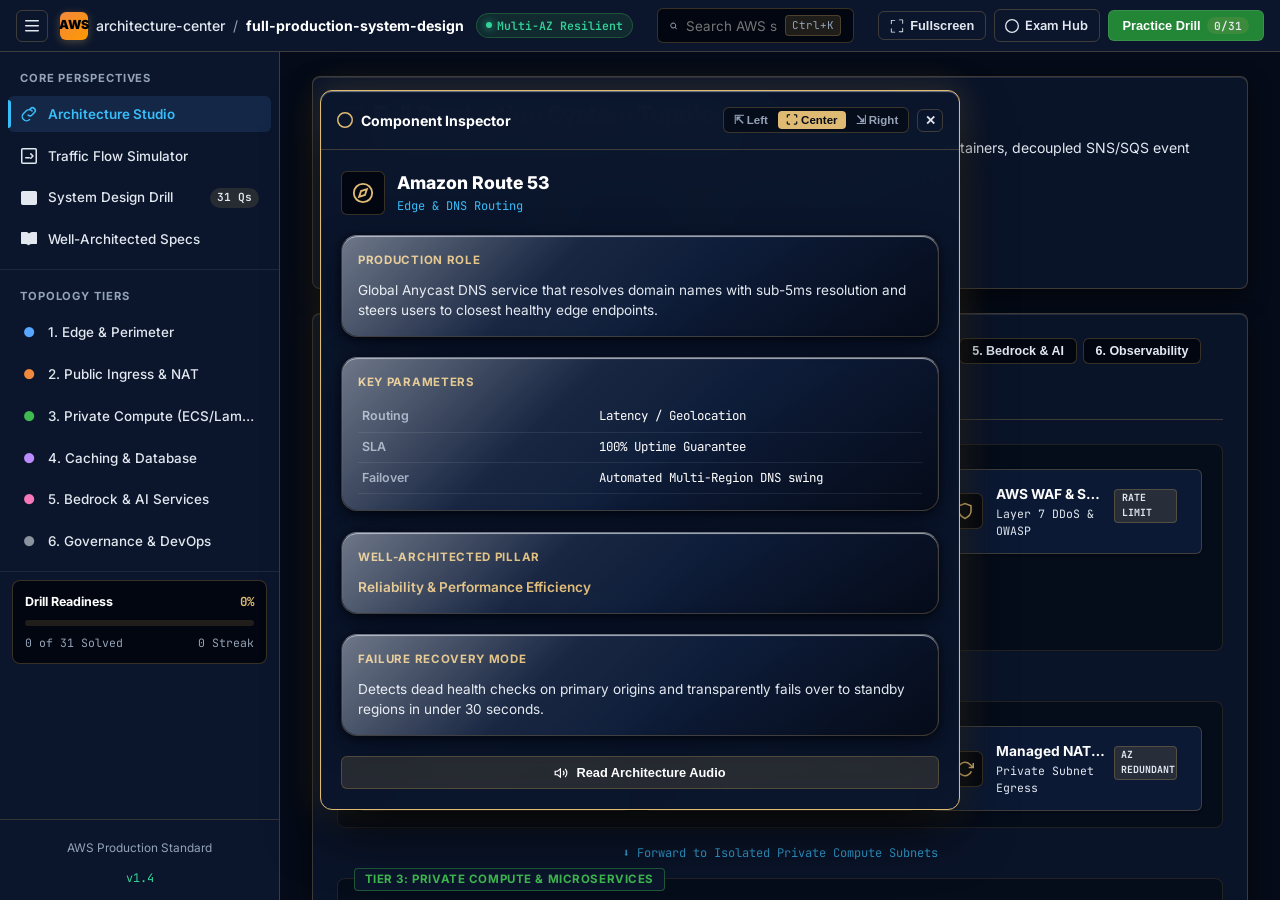
<file: web-app/production-architecture.html>
<!DOCTYPE html>
<html lang="en" data-theme="dark">
<head>
  <meta charset="UTF-8">
  <meta name="viewport" content="width=device-width, initial-scale=1.0">
  <title>AWS Production Architecture Studio & Practice Hub | GitHub Enterprise Design</title>
  <link rel="preconnect" href="https://fonts.googleapis.com">
  <link rel="preconnect" href="https://fonts.gstatic.com" crossorigin>
  <link href="https://fonts.googleapis.com/css2?family=Inter:wght@400;500;600;700;800&family=JetBrains+Mono:wght@400;500;600;700&display=swap" rel="stylesheet">
  <link rel="stylesheet" href="high-gloss-lacquer.css">
  <script src="high-gloss-lacquer.js" defer></script>
  <script src="cosmic-background.js" defer></script>
  <script src="mcp-baseline.js" defer></script>
  <style>
    /* GitHub Primer + Enterprise Dark Theme Tokens (High-Gloss Lacquer Baseline) */
    :root {
      --gh-canvas-default: #050B18;
      --gh-canvas-subtle: #0B162C;
      --gh-canvas-inset: #020610;
      --gh-panel-bg: rgba(11, 22, 44, 0.92);
      --gh-card-bg: rgba(14, 29, 58, 0.85);
      --gh-border-default: rgba(197, 160, 89, 0.28);
      --gh-border-muted: rgba(197, 160, 89, 0.15);
      --gh-border-subtle: rgba(255, 255, 255, 0.08);
      --gh-text-primary: #FFFFFF;
      --gh-text-secondary: #E2E8F0;
      --gh-text-muted: #94A3B8;
      --gh-accent-blue: #38BDF8;
      --gh-accent-green: #34D399;
      --gh-accent-purple: #A78BFA;
      --gh-accent-red: #F87171;
      --gh-accent-aws: #DFBA73;
      --gh-accent-aws-hover: #C5A059;
      --gh-accent-aws-glow: rgba(197, 160, 89, 0.35);
      --sidebar-width: 280px;
      --sidebar-collapsed-width: 64px;
      --inspector-width: 420px;
      --header-height: 52px;
      --font-sans: 'Inter', -apple-system, BlinkMacSystemFont, 'Segoe UI', Roboto, sans-serif;
      --font-mono: 'JetBrains Mono', SFMono-Regular, Consolas, monospace;
      --transition-smooth: all 0.2s cubic-bezier(0.16, 1, 0.3, 1);
      --shadow-bevel: inset 0 1px 0 rgba(255, 255, 255, 0.1), 0 8px 24px -4px rgba(0, 0, 0, 0.75);
    }

    [data-theme="light"] {
      --gh-canvas-default: #f6f8fa;
      --gh-canvas-subtle: #ffffff;
      --gh-canvas-inset: #eff2f5;
      --gh-panel-bg: rgba(255, 255, 255, 0.92);
      --gh-card-bg: #ffffff;
      --gh-border-default: #d0d7de;
      --gh-border-muted: #e1e4e8;
      --gh-border-subtle: rgba(0, 0, 0, 0.06);
      --gh-text-primary: #1f2328;
      --gh-text-secondary: #656d76;
      --gh-text-muted: #8c959f;
      --gh-accent-blue: #0969da;
      --gh-accent-green: #1a7f37;
      --gh-accent-aws: #b86200;
      --gh-accent-aws-hover: #d97706;
      --shadow-bevel: 0 4px 12px rgba(0, 0, 0, 0.08);
    }

    * {
      box-sizing: border-box;
      margin: 0;
      padding: 0;
    }

    /* Full-Screen 100vw / 100vh Layout */
    html, body {
      width: 100vw;
      height: 100vh;
      overflow: hidden;
      font-family: var(--font-sans);
      background-color: var(--gh-canvas-default);
      color: var(--gh-text-primary);
      line-height: 1.5;
      -webkit-font-smoothing: antialiased;
    }

    .app-root {
      display: flex;
      flex-direction: column;
      width: 100vw;
      height: 100vh;
      overflow: hidden;
    }

    /* Top Global Header (GitHub Style) */
    .top-header {
      height: var(--header-height);
      min-height: var(--header-height);
      background: var(--gh-canvas-subtle);
      border-bottom: 1px solid var(--gh-border-default);
      display: flex;
      align-items: center;
      justify-content: space-between;
      padding: 0 1rem;
      z-index: 100;
      backdrop-filter: blur(12px);
      -webkit-backdrop-filter: blur(12px);
    }

    .header-left {
      display: flex;
      align-items: center;
      gap: 0.75rem;
    }

    .sidebar-toggle-btn {
      background: transparent;
      border: 1px solid var(--gh-border-default);
      color: var(--gh-text-secondary);
      border-radius: 6px;
      width: 32px;
      height: 32px;
      display: flex;
      align-items: center;
      justify-content: center;
      cursor: pointer;
      transition: var(--transition-smooth);
    }

    .sidebar-toggle-btn:hover {
      background: var(--gh-border-muted);
      color: var(--gh-text-primary);
      border-color: var(--gh-text-secondary);
    }

    .repo-breadcrumbs {
      display: flex;
      align-items: center;
      gap: 0.5rem;
      font-size: 0.88rem;
    }

    .brand-mark {
      display: inline-flex;
      align-items: center;
      justify-content: center;
      width: 28px;
      height: 28px;
      border-radius: 6px;
      background: linear-gradient(135deg, #f0883e 0%, #ff9900 100%);
      color: #000;
      font-weight: 900;
      font-size: 0.78rem;
      box-shadow: 0 2px 8px var(--gh-accent-aws-glow);
    }

    .crumb-org {
      color: var(--gh-text-secondary);
      font-weight: 500;
      text-decoration: none;
    }

    .crumb-sep {
      color: var(--gh-text-muted);
    }

    .crumb-repo {
      color: var(--gh-text-primary);
      font-weight: 700;
    }

    .badge-status {
      display: inline-flex;
      align-items: center;
      gap: 0.35rem;
      font-size: 0.72rem;
      font-weight: 600;
      padding: 0.15rem 0.55rem;
      border-radius: 9999px;
      background: rgba(63, 185, 80, 0.12);
      border: 1px solid rgba(63, 185, 80, 0.3);
      color: var(--gh-accent-green);
      font-family: var(--font-mono);
    }

    .badge-status::before {
      content: '';
      width: 6px;
      height: 6px;
      border-radius: 50%;
      background: var(--gh-accent-green);
      box-shadow: 0 0 8px var(--gh-accent-green);
    }

    /* Global Search & Command Bar */
    .header-center {
      flex: 1;
      max-width: 520px;
      margin: 0 1.5rem;
    }

    .command-search-box {
      display: flex;
      align-items: center;
      background: var(--gh-canvas-inset);
      border: 1px solid var(--gh-border-default);
      border-radius: 6px;
      padding: 0.35rem 0.75rem;
      gap: 0.5rem;
      transition: var(--transition-smooth);
    }

    .command-search-box:focus-within {
      border-color: var(--gh-accent-blue);
      box-shadow: 0 0 0 3px rgba(88, 166, 255, 0.2);
    }

    .command-search-box input {
      background: transparent;
      border: none;
      outline: 2px solid transparent; outline-offset: 2px;
      color: var(--gh-text-primary);
      font-size: 0.84rem;
      font-family: inherit;
      width: 100%;
    }

    .command-kbd {
      font-size: 0.68rem;
      font-family: var(--font-mono);
      color: var(--gh-text-muted);
      background: var(--gh-border-muted);
      border: 1px solid var(--gh-border-default);
      padding: 0.1rem 0.4rem;
      border-radius: 4px;
    }

    .header-right {
      display: flex;
      align-items: center;
      gap: 0.5rem;
    }

    .gh-btn-icon {
      background: transparent;
      border: 1px solid var(--gh-border-default);
      color: var(--gh-text-secondary);
      border-radius: 6px;
      padding: 0.4rem 0.65rem;
      font-size: 0.8rem;
      font-weight: 600;
      display: inline-flex;
      align-items: center;
      gap: 0.4rem;
      cursor: pointer;
      text-decoration: none;
      transition: var(--transition-smooth);
    }

    .gh-btn-icon:hover {
      background: var(--gh-border-muted);
      color: var(--gh-text-primary);
      border-color: var(--gh-text-secondary);
    }

    .gh-btn-primary {
      background: #238636;
      border: 1px solid rgba(240, 246, 252, 0.1);
      color: #ffffff;
      font-weight: 600;
      border-radius: 6px;
      padding: 0.4rem 0.85rem;
      font-size: 0.8rem;
      cursor: pointer;
      display: inline-flex;
      align-items: center;
      gap: 0.4rem;
      text-decoration: none;
      transition: var(--transition-smooth);
    }

    .gh-btn-primary:hover {
      background: #2ea043;
    }

    /* Workspace Body: Left Sidebar + Center Viewport + Right Inspector */
    .app-body {
      display: flex;
      flex: 1;
      height: calc(100vh - var(--header-height));
      overflow: hidden;
      position: relative;
    }

    /* =========================================================================
       LEFT NAVIGATION PANEL (GitHub Tree & Category Nav)
       ========================================================================= */
    .app-sidebar {
      width: var(--sidebar-width);
      min-width: var(--sidebar-width);
      background: var(--gh-canvas-subtle);
      border-right: 1px solid var(--gh-border-default);
      display: flex;
      flex-direction: column;
      overflow-y: auto;
      transition: width 0.25s cubic-bezier(0.16, 1, 0.3, 1), min-width 0.25s cubic-bezier(0.16, 1, 0.3, 1);
      z-index: 50;
      user-select: none;
    }

    .app-sidebar.collapsed {
      width: var(--sidebar-collapsed-width);
      min-width: var(--sidebar-collapsed-width);
    }

    .app-sidebar.collapsed .sidebar-label,
    .app-sidebar.collapsed .sidebar-sub,
    .app-sidebar.collapsed .sidebar-header,
    .app-sidebar.collapsed .sidebar-footer,
    .app-sidebar.collapsed .stat-badge,
    .app-sidebar.collapsed .nav-badge {
      display: none !important;
    }

    .app-sidebar.collapsed .sidebar-item {
      justify-content: center;
      padding: 0.65rem 0;
    }

    .sidebar-section {
      padding: 0.75rem 0.5rem;
      border-bottom: 1px solid var(--gh-border-subtle);
    }

    .sidebar-header {
      font-size: 0.7rem;
      font-weight: 700;
      text-transform: uppercase;
      letter-spacing: 0.08em;
      color: var(--gh-text-muted);
      padding: 0.35rem 0.75rem;
      margin-bottom: 0.25rem;
    }

    .sidebar-nav-list {
      list-style: none;
      display: flex;
      flex-direction: column;
      gap: 2px;
    }

    .sidebar-item {
      display: flex;
      align-items: center;
      gap: 0.65rem;
      padding: 0.5rem 0.75rem;
      border-radius: 6px;
      color: var(--gh-text-secondary);
      font-size: 0.84rem;
      font-weight: 500;
      cursor: pointer;
      text-decoration: none;
      transition: var(--transition-smooth);
      position: relative;
    }

    .sidebar-item:hover {
      background: var(--gh-border-muted);
      color: var(--gh-text-primary);
    }

    .sidebar-item.active {
      background: rgba(88, 166, 255, 0.12);
      color: var(--gh-accent-blue);
      font-weight: 600;
    }

    .sidebar-item.active::before {
      content: '';
      position: absolute;
      left: 0;
      top: 4px;
      bottom: 4px;
      width: 3px;
      border-radius: 0 4px 4px 0;
      background: var(--gh-accent-blue);
    }

    .sidebar-icon {
      width: 18px;
      height: 18px;
      flex-shrink: 0;
      display: flex;
      align-items: center;
      justify-content: center;
      color: inherit;
    }

    .sidebar-label {
      flex: 1;
      white-space: nowrap;
      overflow: hidden;
      text-overflow: ellipsis;
    }

    .nav-badge {
      font-size: 0.7rem;
      font-family: var(--font-mono);
      background: var(--gh-border-muted);
      color: var(--gh-text-secondary);
      padding: 0.1rem 0.45rem;
      border-radius: 9999px;
      font-weight: 600;
    }

    /* Drill Readiness Tracker in Sidebar */
    .sidebar-readiness-box {
      background: var(--gh-canvas-inset);
      border: 1px solid var(--gh-border-default);
      border-radius: 8px;
      padding: 0.75rem;
      margin: 0.5rem 0.75rem;
      display: flex;
      flex-direction: column;
      gap: 0.5rem;
    }

    .readiness-header {
      display: flex;
      align-items: center;
      justify-content: space-between;
      font-size: 0.78rem;
      font-weight: 700;
      color: var(--gh-text-primary);
    }

    .progress-track {
      width: 100%;
      height: 6px;
      background: var(--gh-border-muted);
      border-radius: 9999px;
      overflow: hidden;
    }

    .progress-fill {
      height: 100%;
      width: 0%;
      background: linear-gradient(90deg, #f0883e, #3fb950);
      transition: width 0.4s ease;
    }

    .readiness-meta {
      display: flex;
      align-items: center;
      justify-content: space-between;
      font-size: 0.72rem;
      color: var(--gh-text-muted);
      font-family: var(--font-mono);
    }

    /* Sidebar Footer */
    .sidebar-footer {
      margin-top: auto;
      padding: 0.75rem;
      border-top: 1px solid var(--gh-border-default);
      font-size: 0.74rem;
      color: var(--gh-text-muted);
      display: flex;
      align-items: center;
      justify-content: space-between;
    }

    /* =========================================================================
       CENTER VIEWPORT (Scales 100% to fill any screen resolution)
       ========================================================================= */
    .app-main-viewport {
      flex: 1;
      height: 100%;
      overflow-y: auto;
      background: var(--gh-canvas-default);
      padding: 1.5rem 2rem;
      display: flex;
      flex-direction: column;
      gap: 1.5rem;
      position: relative;
    }

    /* View Panes */
    .view-pane {
      display: none;
      width: 100%;
      animation: paneFadeIn 0.2s cubic-bezier(0.16, 1, 0.3, 1);
    }

    .view-pane.active {
      display: block;
    }

    @keyframes paneFadeIn {
      from { opacity: 0; transform: translateY(4px); }
      to { opacity: 1; transform: translateY(0); }
    }

    /* Professional Studio Header */
    .studio-hero {
      background: var(--gh-panel-bg);
      border: 1px solid var(--gh-border-default);
      border-radius: 8px;
      padding: 1.25rem 1.75rem;
      box-shadow: var(--shadow-bevel);
      display: flex;
      flex-wrap: wrap;
      align-items: center;
      justify-content: space-between;
      gap: 1.25rem;
      position: relative;
    }

    .hero-primary h1 {
      font-size: 1.5rem;
      font-weight: 800;
      letter-spacing: -0.02em;
      color: var(--gh-text-primary);
      display: flex;
      align-items: center;
      gap: 0.6rem;
    }

    .hero-primary p {
      font-size: 0.88rem;
      color: var(--gh-text-secondary);
      max-width: 860px;
      margin-top: 0.25rem;
    }

    .hero-metric-strip {
      display: flex;
      align-items: center;
      gap: 1.5rem;
      background: var(--gh-canvas-inset);
      border: 1px solid var(--gh-border-default);
      padding: 0.65rem 1.25rem;
      border-radius: 6px;
    }

    .hero-stat {
      display: flex;
      flex-direction: column;
    }

    .hero-stat-num {
      font-size: 1.25rem;
      font-weight: 800;
      font-family: var(--font-mono);
      color: var(--gh-accent-aws);
    }

    .hero-stat-lbl {
      font-size: 0.68rem;
      font-weight: 700;
      text-transform: uppercase;
      letter-spacing: 0.05em;
      color: var(--gh-text-muted);
    }

    /* =========================================================================
       CANVAS & TOPOLOGY TILES (Enterprise Data-Dense Styling)
       ========================================================================= */
    .topology-container {
      background: var(--gh-panel-bg);
      border: 1px solid var(--gh-border-default);
      border-radius: 8px;
      padding: 1.5rem;
      box-shadow: var(--shadow-bevel);
      display: flex;
      flex-direction: column;
      gap: 1.5rem;
      position: relative;
    }

    .topology-toolbar {
      display: flex;
      flex-wrap: wrap;
      align-items: center;
      justify-content: space-between;
      gap: 0.75rem;
      border-bottom: 1px solid var(--gh-border-default);
      padding-bottom: 0.85rem;
    }

    .layer-filter-bar {
      display: flex;
      flex-wrap: wrap;
      gap: 0.35rem;
    }

    .filter-chip {
      background: var(--gh-canvas-inset);
      border: 1px solid var(--gh-border-default);
      color: var(--gh-text-secondary);
      font-size: 0.78rem;
      font-weight: 600;
      padding: 0.3rem 0.75rem;
      border-radius: 6px;
      cursor: pointer;
      transition: var(--transition-smooth);
    }

    .filter-chip:hover {
      border-color: var(--gh-text-secondary);
      color: var(--gh-text-primary);
    }

    .filter-chip.active {
      background: rgba(240, 136, 62, 0.15);
      border-color: var(--gh-accent-aws);
      color: var(--gh-accent-aws);
      font-weight: 700;
    }

    /* Topology Tier Containers */
    .tier-zone {
      border: 1px solid var(--gh-border-muted);
      background: rgba(1, 4, 9, 0.45);
      border-radius: 8px;
      padding: 1.25rem 1.25rem 1rem 1.25rem;
      position: relative;
      transition: var(--transition-smooth);
    }

    .tier-zone:hover {
      border-color: var(--gh-border-default);
    }

    .tier-label-bar {
      position: absolute;
      top: -0.65rem;
      left: 1rem;
      background: var(--gh-canvas-subtle);
      border: 1px solid var(--gh-border-default);
      border-radius: 4px;
      padding: 0.1rem 0.6rem;
      font-size: 0.72rem;
      font-weight: 700;
      letter-spacing: 0.05em;
      text-transform: uppercase;
      display: inline-flex;
      align-items: center;
      gap: 0.4rem;
    }

    .tier-edge .tier-label-bar { color: #58a6ff; border-color: rgba(88, 166, 255, 0.4); }
    .tier-ingress .tier-label-bar { color: #f0883e; border-color: rgba(240, 136, 62, 0.4); }
    .tier-compute .tier-label-bar { color: #3fb950; border-color: rgba(63, 185, 80, 0.4); }
    .tier-data .tier-label-bar { color: #bc8cff; border-color: rgba(188, 140, 255, 0.4); }
    .tier-ai .tier-label-bar { color: #f778ba; border-color: rgba(247, 120, 186, 0.4); }
    .tier-ops .tier-label-bar { color: #8b949e; border-color: var(--gh-border-default); }

    .node-grid {
      display: grid;
      grid-template-columns: repeat(auto-fill, minmax(240px, 1fr));
      gap: 0.85rem;
      margin-top: 0.25rem;
    }

    /* Enterprise Cloud Node Card */
    .cloud-node {
      background: var(--gh-card-bg);
      border: 1px solid var(--gh-border-default);
      border-radius: 6px;
      padding: 0.85rem 1rem;
      cursor: pointer;
      display: flex;
      align-items: center;
      gap: 0.85rem;
      transition: var(--transition-smooth);
      position: relative;
      box-shadow: 0 1px 3px rgba(0, 0, 0, 0.3);
    }

    .cloud-node:hover {
      border-color: var(--gh-accent-aws);
      transform: translateY(-2px);
      box-shadow: 0 4px 12px rgba(0, 0, 0, 0.5), 0 0 12px var(--gh-accent-aws-glow);
    }

    .cloud-node.selected {
      border-color: var(--gh-accent-aws);
      background: rgba(240, 136, 62, 0.08);
      box-shadow: 0 0 0 2px var(--gh-accent-aws);
    }

    .cloud-node.pulse-glow {
      animation: nodePulse 1.2s infinite alternate;
    }

    @keyframes nodePulse {
      0% { border-color: var(--gh-accent-blue); box-shadow: 0 0 4px var(--gh-accent-blue); }
      100% { border-color: #ffffff; box-shadow: 0 0 20px var(--gh-accent-blue); }
    }

    .node-icon-box {
      width: 36px;
      height: 36px;
      border-radius: 6px;
      background: var(--gh-canvas-inset);
      border: 1px solid var(--gh-border-default);
      display: flex;
      align-items: center;
      justify-content: center;
      flex-shrink: 0;
      color: var(--gh-accent-aws);
    }

    .node-meta {
      display: flex;
      flex-direction: column;
      overflow: hidden;
    }

    .node-name {
      font-size: 0.86rem;
      font-weight: 700;
      color: var(--gh-text-primary);
      white-space: nowrap;
      overflow: hidden;
      text-overflow: ellipsis;
    }

    .node-sub {
      font-size: 0.72rem;
      color: var(--gh-text-secondary);
      font-family: var(--font-mono);
    }

    .node-tag-pill {
      position: absolute;
      top: -0.35rem;
      right: 0.5rem;
      font-size: 0.62rem;
      font-family: var(--font-mono);
      font-weight: 700;
      padding: 0.08rem 0.4rem;
      border-radius: 4px;
      background: var(--gh-border-muted);
      border: 1px solid var(--gh-border-default);
      color: var(--gh-text-secondary);
      text-transform: uppercase;
    }

    .flow-separator {
      display: flex;
      align-items: center;
      justify-content: center;
      gap: 0.5rem;
      font-size: 0.75rem;
      color: var(--gh-accent-blue);
      font-family: var(--font-mono);
      margin: -0.5rem 0;
      opacity: 0.8;
    }

    /* =========================================================================
       INSPECTOR PANEL - CENTERED MODAL & DUAL-DOCKABLE MODES
       ========================================================================= */
    .app-inspector {
      background: rgba(11, 22, 44, 0.96);
      backdrop-filter: blur(24px);
      -webkit-backdrop-filter: blur(24px);
      display: flex;
      flex-direction: column;
      overflow-y: auto;
      z-index: 1000;
      transition: transform 0.25s cubic-bezier(0.16, 1, 0.3, 1), opacity 0.25s cubic-bezier(0.16, 1, 0.3, 1), background-color 0.25s cubic-bezier(0.16, 1, 0.3, 1), border-color 0.25s cubic-bezier(0.16, 1, 0.3, 1), color 0.25s cubic-bezier(0.16, 1, 0.3, 1), box-shadow 0.25s cubic-bezier(0.16, 1, 0.3, 1);
    }

    /* Mode 1: Centered Focus Modal (Default) */
    .app-inspector.mode-center {
      position: fixed;
      top: 50%;
      left: 50%;
      transform: translate(-50%, -50%);
      width: 640px;
      max-width: 92vw;
      max-height: 85vh;
      border: 1px solid var(--gh-accent-aws, #C5A059);
      border-radius: 12px;
      box-shadow: 0 25px 60px -10px rgba(0, 0, 0, 0.95), 0 0 35px rgba(197, 160, 89, 0.25), inset 0 1px 1px rgba(255, 255, 255, 0.4);
    }

    /* Mode 2: Left Dock */
    .app-inspector.mode-left {
      position: relative;
      order: -1;
      width: var(--inspector-width);
      min-width: var(--inspector-width);
      border-right: 1px solid var(--gh-border-default);
      border-left: none;
      height: 100%;
    }

    /* Mode 3: Right Dock */
    .app-inspector.mode-right {
      position: relative;
      order: 10;
      width: var(--inspector-width);
      min-width: var(--inspector-width);
      border-left: 1px solid var(--gh-border-default);
      border-right: none;
      height: 100%;
    }

    .app-inspector.hidden {
      display: none !important;
    }

    /* Backdrop scrim for centered modal */
    .inspector-backdrop {
      display: none;
      position: fixed;
      inset: 0;
      background: rgba(5, 11, 24, 0.7);
      backdrop-filter: blur(6px);
      -webkit-backdrop-filter: blur(6px);
      z-index: 999;
    }

    .inspector-backdrop.active {
      display: block;
    }

    /* Docking Mode Segment Buttons */
    .dock-mode-bar {
      display: inline-flex;
      align-items: center;
      background: rgba(5, 11, 24, 0.85);
      border: 1px solid var(--gh-border-default);
      border-radius: 6px;
      padding: 2px;
      gap: 2px;
    }

    .dock-mode-btn {
      background: transparent;
      border: none;
      color: var(--gh-text-muted);
      font-size: 0.72rem;
      font-weight: 700;
      padding: 0.2rem 0.5rem;
      border-radius: 4px;
      cursor: pointer;
      transition: transform 0.15s ease, opacity 0.15s ease, background-color 0.15s ease, border-color 0.15s ease, color 0.15s ease, box-shadow 0.15s ease;
      display: flex;
      align-items: center;
      gap: 0.25rem;
    }

    .dock-mode-btn:hover {
      color: var(--gh-text-primary);
      background: rgba(255, 255, 255, 0.08);
    }

    .dock-mode-btn.active {
      background: var(--gh-accent-aws);
      color: #050B18;
      font-weight: 800;
    }

    .inspector-head {
      padding: 1rem;
      border-bottom: 1px solid var(--gh-border-default);
      display: flex;
      align-items: center;
      justify-content: space-between;
    }

    .inspector-head-title {
      font-size: 0.88rem;
      font-weight: 700;
      display: flex;
      align-items: center;
      gap: 0.5rem;
    }

    .inspector-body {
      padding: 1.25rem;
      display: flex;
      flex-direction: column;
      gap: 1.25rem;
      font-size: 0.85rem;
    }

    .detail-card {
      background: var(--gh-card-bg);
      border: 1px solid var(--gh-border-default);
      border-radius: 6px;
      padding: 1rem;
      display: flex;
      flex-direction: column;
      gap: 0.65rem;
    }

    .detail-heading {
      font-size: 0.72rem;
      font-weight: 700;
      text-transform: uppercase;
      letter-spacing: 0.06em;
      color: var(--gh-accent-aws);
      display: flex;
      align-items: center;
      gap: 0.4rem;
    }

    .detail-text {
      color: var(--gh-text-secondary);
      line-height: 1.5;
    }

    .param-table {
      width: 100%;
      border-collapse: collapse;
      font-size: 0.78rem;
    }

    .param-table td {
      padding: 0.35rem 0.25rem;
      border-bottom: 1px solid var(--gh-border-subtle);
    }

    .param-table td:first-child {
      color: var(--gh-text-muted);
      font-weight: 600;
      width: 42%;
    }

    .param-table td:last-child {
      color: var(--gh-text-primary);
      font-family: var(--font-mono);
    }

    /* =========================================================================
       VIEW 2: ENTERPRISE REQUEST SIMULATOR
       ========================================================================= */
    .sim-split-layout {
      display: grid;
      grid-template-columns: 320px 1fr;
      gap: 1.25rem;
      height: 100%;
    }

    @media (max-width: 900px) {
      .sim-split-layout {
        grid-template-columns: 1fr;
      }
    }

    .sim-deck {
      display: flex;
      flex-direction: column;
      gap: 0.75rem;
    }

    .sim-card-btn {
      background: var(--gh-card-bg);
      border: 1px solid var(--gh-border-default);
      border-radius: 6px;
      padding: 1rem;
      text-align: left;
      cursor: pointer;
      transition: var(--transition-smooth);
      display: flex;
      flex-direction: column;
      gap: 0.35rem;
    }

    .sim-card-btn:hover {
      border-color: var(--gh-accent-blue);
      background: var(--gh-border-muted);
    }

    .sim-card-btn.active {
      border-color: var(--gh-accent-aws);
      background: rgba(240, 136, 62, 0.1);
      box-shadow: 0 0 0 1px var(--gh-accent-aws);
    }

    .sim-card-title {
      font-size: 0.88rem;
      font-weight: 700;
      color: var(--gh-text-primary);
      display: flex;
      align-items: center;
      justify-content: space-between;
    }

    .sim-card-desc {
      font-size: 0.78rem;
      color: var(--gh-text-secondary);
      line-height: 1.4;
    }

    .sim-console-terminal {
      background: var(--gh-canvas-inset);
      border: 1px solid var(--gh-border-default);
      border-radius: 8px;
      display: flex;
      flex-direction: column;
      overflow: hidden;
      box-shadow: var(--shadow-bevel);
    }

    .terminal-topbar {
      background: var(--gh-canvas-subtle);
      border-bottom: 1px solid var(--gh-border-default);
      padding: 0.6rem 1rem;
      display: flex;
      align-items: center;
      justify-content: space-between;
      font-family: var(--font-mono);
      font-size: 0.78rem;
      color: var(--gh-text-secondary);
    }

    .terminal-body {
      padding: 1rem;
      overflow-y: auto;
      max-height: 640px;
      display: flex;
      flex-direction: column;
      gap: 0.85rem;
    }

    .sim-step-row {
      background: rgba(22, 27, 34, 0.6);
      border: 1px solid var(--gh-border-default);
      border-left: 3px solid var(--gh-accent-aws);
      border-radius: 4px;
      padding: 0.75rem 1rem;
      display: flex;
      flex-direction: column;
      gap: 0.4rem;
      font-family: var(--font-mono);
      font-size: 0.8rem;
      animation: paneFadeIn 0.25s ease;
    }

    .step-log-badge {
      display: flex;
      align-items: center;
      justify-content: space-between;
      font-weight: 700;
      color: var(--gh-accent-blue);
    }

    .step-log-desc {
      font-family: var(--font-sans);
      color: var(--gh-text-secondary);
      font-size: 0.82rem;
    }

    .step-log-code {
      background: #000;
      border: 1px solid var(--gh-border-muted);
      border-radius: 4px;
      padding: 0.45rem 0.65rem;
      color: #38bdf8;
      font-size: 0.74rem;
      overflow-x: auto;
    }

    /* =========================================================================
       VIEW 3: SYSTEM DESIGN DRILL (31 QUESTIONS) - GITHUB ISSUE STYLING
       ========================================================================= */
    .drill-layout {
      display: flex;
      flex-direction: column;
      gap: 1.5rem;
    }

    .drill-filter-strip {
      background: var(--gh-panel-bg);
      border: 1px solid var(--gh-border-default);
      border-radius: 6px;
      padding: 0.75rem 1rem;
      display: flex;
      flex-wrap: wrap;
      align-items: center;
      justify-content: space-between;
      gap: 1rem;
    }

    .drill-module-card {
      background: var(--gh-panel-bg);
      border: 1px solid var(--gh-border-default);
      border-radius: 8px;
      box-shadow: var(--shadow-bevel);
      overflow: hidden;
      margin-bottom: 1.25rem;
    }

    .module-header {
      background: var(--gh-canvas-subtle);
      border-bottom: 1px solid var(--gh-border-default);
      padding: 0.85rem 1.25rem;
      display: flex;
      align-items: center;
      justify-content: space-between;
    }

    .module-badge {
      background: var(--gh-accent-aws);
      color: #000;
      font-weight: 800;
      font-size: 0.72rem;
      font-family: var(--font-mono);
      padding: 0.15rem 0.45rem;
      border-radius: 4px;
      margin-right: 0.5rem;
    }

    .module-title-text {
      font-size: 0.96rem;
      font-weight: 700;
      color: var(--gh-text-primary);
    }

    .q-container {
      padding: 1rem 1.25rem;
      display: flex;
      flex-direction: column;
      gap: 1rem;
    }

    /* Single Question Item (GitHub Discussion / PR Review Style) */
    .drill-q-row {
      background: var(--gh-card-bg);
      border: 1px solid var(--gh-border-default);
      border-radius: 6px;
      padding: 1rem 1.25rem;
      display: flex;
      flex-direction: column;
      gap: 0.75rem;
      transition: var(--transition-smooth);
    }

    .drill-q-row.correct {
      border-color: var(--gh-accent-green);
      background: rgba(63, 185, 80, 0.05);
    }

    .drill-q-row.incorrect {
      border-color: var(--gh-accent-red);
      background: rgba(248, 81, 73, 0.05);
    }

    .drill-q-stem {
      font-size: 0.92rem;
      line-height: 1.6;
      color: var(--gh-text-primary);
    }

    .blank-pill {
      background: rgba(240, 136, 62, 0.15);
      border: 1px dashed var(--gh-accent-aws);
      color: var(--gh-accent-aws);
      font-family: var(--font-mono);
      font-weight: 700;
      padding: 0.1rem 0.5rem;
      border-radius: 4px;
    }

    .drill-input-group {
      display: flex;
      flex-wrap: wrap;
      align-items: center;
      gap: 0.5rem;
    }

    .drill-input {
      flex: 1;
      min-width: 260px;
      background: var(--gh-canvas-inset);
      border: 1px solid var(--gh-border-default);
      border-radius: 6px;
      padding: 0.5rem 0.85rem;
      color: var(--gh-text-primary);
      font-family: var(--font-mono);
      font-size: 0.85rem;
      outline: 2px solid transparent; outline-offset: 2px;
      transition: var(--transition-smooth);
    }

    .drill-input:focus {
      border-color: var(--gh-accent-blue);
      box-shadow: 0 0 0 3px rgba(88, 166, 255, 0.2);
    }

    .btn-gh {
      border-radius: 6px;
      padding: 0.5rem 0.9rem;
      font-size: 0.8rem;
      font-weight: 600;
      cursor: pointer;
      display: inline-flex;
      align-items: center;
      gap: 0.35rem;
      transition: var(--transition-smooth);
      border: 1px solid var(--gh-border-default);
      background: var(--gh-border-muted);
      color: var(--gh-text-primary);
    }

    .btn-gh:hover {
      background: rgba(255, 255, 255, 0.1);
      border-color: var(--gh-text-secondary);
    }

    .btn-gh-primary {
      background: #238636;
      border-color: rgba(240, 246, 252, 0.1);
      color: #fff;
    }

    .btn-gh-primary:hover {
      background: #2ea043;
    }

    .feedback-drawer {
      display: none;
      background: var(--gh-canvas-inset);
      border: 1px solid var(--gh-border-muted);
      border-radius: 6px;
      padding: 0.85rem 1rem;
      font-size: 0.84rem;
      line-height: 1.5;
    }

    .feedback-drawer.show {
      display: flex;
      flex-direction: column;
      gap: 0.4rem;
    }

    /* Toast Notification */
    .gh-toast {
      position: fixed;
      bottom: 1.5rem;
      right: 1.5rem;
      background: var(--gh-canvas-subtle);
      border: 1px solid var(--gh-border-default);
      border-left: 4px solid var(--gh-accent-aws);
      color: var(--gh-text-primary);
      padding: 0.75rem 1.25rem;
      border-radius: 6px;
      font-size: 0.84rem;
      box-shadow: 0 8px 24px rgba(0, 0, 0, 0.8);
      z-index: 1000;
      display: none;
      animation: paneFadeIn 0.2s ease;
    }
  </style>
<style>:where(button[data-btn-reset]){font:inherit;color:inherit;background:transparent;border:none;padding:0;margin:0;text-align:inherit;}</style>
</head>
<body>
  <div class="app-root">

    <!-- Top Header -->
    <header class="top-header">
      <div class="header-left">
        <button class="sidebar-toggle-btn" id="sidebar-toggle-btn" onclick="toggleSidebar()" title="Toggle Navigation Sidebar">
          <svg width="16" height="16" viewBox="0 0 16 16" fill="currentColor">
            <path d="M1 2.75A.75.75 0 0 1 1.75 2h12.5a.75.75 0 0 1 0 1.5H1.75A.75.75 0 0 1 1 2.75Zm0 5A.75.75 0 0 1 1.75 7h12.5a.75.75 0 0 1 0 1.5H1.75A.75.75 0 0 1 1 7.75ZM1.75 12h12.5a.75.75 0 0 1 0 1.5H1.75a.75.75 0 0 1 0-1.5Z"/>
          </svg>
        </button>

        <div class="repo-breadcrumbs">
          <span class="brand-mark">AWS</span>
          <span class="crumb-org">architecture-center</span>
          <span class="crumb-sep">/</span>
          <span class="crumb-repo">full-production-system-design</span>
        </div>

        <span class="badge-status">Multi-AZ Resilient</span>
      </div>

      <div class="header-center">
        <div class="command-search-box">
          <svg width="14" height="14" viewBox="0 0 16 16" fill="currentColor" style="color: var(--gh-text-muted);">
            <path d="M10.68 11.74a6 6 0 0 1-7.922-8.982 6 6 0 0 1 8.982 7.922l3.04 3.04a.749.749 0 0 1-.326 1.275.749.749 0 0 1-.734-.215ZM11.5 7a4.499 4.499 0 1 0-8.997 0A4.499 4.499 0 0 0 11.5 7Z"/>
          </svg>
          <input type="text" id="global-search-input" placeholder="Search AWS services, subnets, ports, or drill questions..." onkeyup="handleGlobalSearch(this.value)">
          <span class="command-kbd">Ctrl+K</span>
        </div>
      </div>

      <div class="header-right">
        <button class="gh-btn-icon" onclick="toggleFullscreen()" title="Toggle Fullscreen Mode">
          <svg width="14" height="14" viewBox="0 0 16 16" fill="currentColor">
            <path d="M1.5 1a.5.5 0 0 0-.5.5v4a.5.5 0 0 0 1 0v-3.5h3.5a.5.5 0 0 0 0-1h-4zm13 0a.5.5 0 0 0-.5.5v3.5a.5.5 0 0 0 1 0v-4a.5.5 0 0 0-.5-.5h-4a.5.5 0 0 0 0 1h3.5zM1.5 15a.5.5 0 0 0 .5-.5v-3.5a.5.5 0 0 0-1 0v4a.5.5 0 0 0 .5.5h4a.5.5 0 0 0 0-1h-3.5zm13 0a.5.5 0 0 0 .5-.5v-4a.5.5 0 0 0-1 0v3.5h-3.5a.5.5 0 0 0 0 1h4z"/>
          </svg>
          <span>Fullscreen</span>
        </button>

        <a href="index.html" class="gh-btn-icon" title="Open Main Exam Hub">
          <svg width="14" height="14" viewBox="0 0 16 16" fill="currentColor">
            <path d="M0 8a8 8 0 1 1 16 0A8 8 0 0 1 0 8Zm8-6.5a6.5 6.5 0 1 0 0 13 6.5 6.5 0 0 0 0-13Z"/>
          </svg>
          <span>Exam Hub</span>
        </a>

        <button class="gh-btn-primary" onclick="switchView('practice')">
          <span>Practice Drill</span>
          <span class="nav-badge" id="header-drill-badge">0/31</span>
        </button>
      </div>
    </header>

    <!-- Workspace Body -->
    <div class="app-body">

      <!-- =====================================================================
           LEFT SIDEBAR NAVIGATION
           ===================================================================== -->
      <aside class="app-sidebar" id="app-sidebar">
        
        <!-- Views Section -->
        <div class="sidebar-section">
          <div class="sidebar-header">Core Perspectives</div>
          <ul class="sidebar-nav-list">
            <li>
              <a class="sidebar-item active" data-view="explorer" onclick="switchView('explorer')">
                <span class="sidebar-icon">
                  <svg width="16" height="16" viewBox="0 0 16 16" fill="currentColor">
                    <path d="m7.775 3.275 1.25-1.25a3.5 3.5 0 1 1 4.95 4.95l-2.5 2.5a3.5 3.5 0 0 1-4.95 0 .751.751 0 0 1 .018-1.042.751.751 0 0 1 1.042-.018 1.998 1.998 0 0 0 2.83 0l2.5-2.5a2.002 2.002 0 0 0-2.83-2.83l-1.25 1.25a.751.751 0 0 1-1.042-.018.751.751 0 0 1-.018-1.042Zm-4.69 9.64a3.5 3.5 0 0 0 4.95 0 .751.751 0 0 1 1.042.018.751.751 0 0 1 .018 1.042 5.002 5.002 0 0 1-7.07 0 5 5 0 0 1 0-7.07l2.5-2.5a5 5 0 0 1 7.07 0 .752.752 0 0 1-.018 1.042.751.751 0 0 1-1.042.018 3.5 3.5 0 0 0-4.95 0l-2.5 2.5a3.5 3.5 0 0 0 0 4.95Z"/>
                  </svg>
                </span>
                <span class="sidebar-label">Architecture Studio</span>
              </a>
            </li>
            <li>
              <a class="sidebar-item" data-view="simulator" onclick="switchView('simulator')">
                <span class="sidebar-icon">
                  <svg width="16" height="16" viewBox="0 0 16 16" fill="currentColor">
                    <path d="M1.75 1.5a.25.25 0 0 0-.25.25v12.5c0 .138.112.25.25.25h12.5a.25.25 0 0 0 .25-.25V1.75a.25.25 0 0 0-.25-.25H1.75ZM0 1.75C0 .784.784 0 1.75 0h12.5C15.216 0 16 .784 16 1.75v12.5A1.75 1.75 0 0 1 14.25 16H1.75A1.75 1.75 0 0 1 0 14.25V1.75Zm9.22 3.72a.75.75 0 0 0 0 1.06L10.94 8 9.22 9.72a.749.749 0 0 0 .326 1.275.749.749 0 0 0 .734-.215l2.25-2.25a.75.75 0 0 0 0-1.06l-2.25-2.25a.75.75 0 0 0-1.06 0ZM4.75 10.5h3.5a.75.75 0 0 0 0-1.5h-3.5a.75.75 0 0 0 0 1.5Z"/>
                  </svg>
                </span>
                <span class="sidebar-label">Traffic Flow Simulator</span>
              </a>
            </li>
            <li>
              <a class="sidebar-item" data-view="practice" onclick="switchView('practice')">
                <span class="sidebar-icon">
                  <svg width="16" height="16" viewBox="0 0 16 16" fill="currentColor">
                    <path d="M8 9.5a1.5 1.5 0 1 0 0-3 1.5 1.5 0 0 0 0 3Z"/>
                    <path d="M1.75 2.5h12.5a.25.25 0 0 1 .25.25v10.5a.25.25 0 0 1-.25.25H1.75a.25.25 0 0 1-.25-.25V2.75a.25.25 0 0 1 .25-.25ZM0 2.75C0 1.784.784 1 1.75 1h12.5C15.216 1 16 1.784 16 2.75v10.5A1.75 1.75 0 0 1 14.25 15H1.75A1.75 1.75 0 0 1 0 13.25V2.75Z"/>
                  </svg>
                </span>
                <span class="sidebar-label">System Design Drill</span>
                <span class="nav-badge">31 Qs</span>
              </a>
            </li>
            <li>
              <a class="sidebar-item" data-view="reference" onclick="switchView('reference')">
                <span class="sidebar-icon">
                  <svg width="16" height="16" viewBox="0 0 16 16" fill="currentColor">
                    <path d="M0 1.75A.75.75 0 0 1 .75 1h4.253c1.227 0 2.317.59 3 1.501A3.743 3.743 0 0 1 11.006 1h4.245a.75.75 0 0 1 .75.75v10.5a.75.75 0 0 1-.75.75h-4.507a4.5 4.5 0 0 0-2.744.937.75.75 0 0 1-.998 0A4.5 4.5 0 0 0 4.257 13H.75a.75.75 0 0 1-.75-.75V1.75Z"/>
                  </svg>
                </span>
                <span class="sidebar-label">Well-Architected Specs</span>
              </a>
            </li>
          </ul>
        </div>

        <!-- Architecture Tiers Jump Navigation -->
        <div class="sidebar-section">
          <div class="sidebar-header">Topology Tiers</div>
          <ul class="sidebar-nav-list">
            <li>
              <a class="sidebar-item" onclick="filterLayers('edge'); scrollToTier('tier-edge')">
                <span class="sidebar-icon" style="color: #58a6ff;">●</span>
                <span class="sidebar-label">1. Edge & Perimeter</span>
              </a>
            </li>
            <li>
              <a class="sidebar-item" onclick="filterLayers('public'); scrollToTier('tier-public')">
                <span class="sidebar-icon" style="color: #f0883e;">●</span>
                <span class="sidebar-label">2. Public Ingress & NAT</span>
              </a>
            </li>
            <li>
              <a class="sidebar-item" onclick="filterLayers('private'); scrollToTier('tier-private')">
                <span class="sidebar-icon" style="color: #3fb950;">●</span>
                <span class="sidebar-label">3. Private Compute (ECS/Lambda)</span>
              </a>
            </li>
            <li>
              <a class="sidebar-item" onclick="filterLayers('data'); scrollToTier('tier-data')">
                <span class="sidebar-icon" style="color: #bc8cff;">●</span>
                <span class="sidebar-label">4. Caching & Database</span>
              </a>
            </li>
            <li>
              <a class="sidebar-item" onclick="filterLayers('ai'); scrollToTier('tier-ai')">
                <span class="sidebar-icon" style="color: #f778ba;">●</span>
                <span class="sidebar-label">5. Bedrock & AI Services</span>
              </a>
            </li>
            <li>
              <a class="sidebar-item" onclick="filterLayers('ops'); scrollToTier('tier-ops')">
                <span class="sidebar-icon" style="color: #8b949e;">●</span>
                <span class="sidebar-label">6. Governance & DevOps</span>
              </a>
            </li>
          </ul>
        </div>

        <!-- Drill Readiness Box -->
        <div class="sidebar-readiness-box">
          <div class="readiness-header">
            <span>Drill Readiness</span>
            <span id="sidebar-pct-label" style="color: var(--gh-accent-aws); font-family: var(--font-mono);">0%</span>
          </div>
          <div class="progress-track">
            <div class="progress-fill" id="sidebar-progress-fill"></div>
          </div>
          <div class="readiness-meta">
            <span id="sidebar-solved-count">0 of 31 Solved</span>
            <span id="sidebar-streak-count">0 Streak</span>
          </div>
        </div>

        <!-- Sidebar Footer -->
        <div class="sidebar-footer">
          <span>AWS Production Standard</span>
          <span style="font-family: var(--font-mono); color: var(--gh-accent-green);">v1.4</span>
        </div>
      </aside>

      <!-- =====================================================================
           CENTER FLUID VIEWPORT
           ===================================================================== -->
      <main class="app-main-viewport" id="main-viewport">

        <!-- VIEW 1: ARCHITECTURE STUDIO EXPLORER -->
        <div id="view-explorer" class="view-pane active">
          
          <div class="studio-hero">
            <div class="hero-primary">
              <h1>
                <svg width="22" height="22" viewBox="0 0 16 16" fill="currentColor" style="color: var(--gh-accent-aws);">
                  <path d="M1.5 2.5h13a1 1 0 0 1 1 1v9a1 1 0 0 1-1 1h-13a1 1 0 0 1-1-1v-9a1 1 0 0 1 1-1Zm0 1v9h13v-9h-13Zm2 2h3v1.5h-3V5.5Zm0 3h5v1.5h-5V8.5Z"/>
                </svg>
                Full Production System Topology
              </h1>
              <p>
                Engineered for 99.99% availability: Multi-AZ private VPC subnets, serverless ECS Fargate containers, decoupled SNS/SQS event buffers, multi-region Aurora clustering, and Amazon Bedrock GenAI orchestration.
              </p>
            </div>
            <div class="hero-metric-strip">
              <div class="hero-stat">
                <span class="hero-stat-num">3</span>
                <span class="hero-stat-lbl">Availability Zones</span>
              </div>
              <div class="hero-stat">
                <span class="hero-stat-num">&lt; 25ms</span>
                <span class="hero-stat-lbl">Target p95 Latency</span>
              </div>
              <div class="hero-stat">
                <span class="hero-stat-num">99.99%</span>
                <span class="hero-stat-lbl">Multi-AZ SLA</span>
              </div>
            </div>
          </div>

          <div class="topology-container" style="margin-top: 1.5rem;">
            
            <div class="topology-toolbar">
              <div class="layer-filter-bar">
                <button class="filter-chip active" onclick="filterLayers('all', this)">All Layers</button>
                <button class="filter-chip" onclick="filterLayers('edge', this)">1. Edge & DNS</button>
                <button class="filter-chip" onclick="filterLayers('public', this)">2. Public Ingress</button>
                <button class="filter-chip" onclick="filterLayers('private', this)">3. Private Compute</button>
                <button class="filter-chip" onclick="filterLayers('data', this)">4. Data & Caching</button>
                <button class="filter-chip" onclick="filterLayers('ai', this)">5. Bedrock & AI</button>
                <button class="filter-chip" onclick="filterLayers('ops', this)">6. Observability</button>
              </div>
              <button class="gh-btn-icon" onclick="toggleInspector()" title="Toggle Right Details Panel">
                <svg width="14" height="14" viewBox="0 0 16 16" fill="currentColor">
                  <path d="M14.5 2h-13A1.5 1.5 0 0 0 0 3.5v9A1.5 1.5 0 0 0 1.5 14h13a1.5 1.5 0 0 0 1.5-1.5v-9A1.5 1.5 0 0 0 14.5 2Zm0 1.5v9h-4v-9h4Zm-5.5 0v9h-7.5v-9H9Z"/>
                </svg>
                <span>Inspector</span>
              </button>
            </div>

            <!-- TIER 1: GLOBAL EDGE & SECURITY -->
            <div class="tier-zone tier-edge" id="tier-edge" data-layer="edge">
              <div class="tier-label-bar">Tier 1: Global Edge & Perimeter Defense</div>
              <div class="node-grid">
                
                <button type="button" class="cloud-node" id="node-route53" onclick="inspectNode('route53')" data-btn-reset>
                  <div class="node-icon-box">
                    <svg width="18" height="18" viewBox="0 0 24 24" fill="none" stroke="currentColor" stroke-width="2"><circle cx="12" cy="12" r="10"/><polygon points="16.24 7.76 14.12 14.12 7.76 16.24 9.88 9.88 16.24 7.76"/></svg>
                  </div>
                  <div class="node-meta">
                    <span class="node-name">Amazon Route 53</span>
                    <span class="node-sub">Global Anycast DNS</span>
                  </div>
                  <span class="node-tag-pill">Port 53</span>
                </button>

                <button type="button" class="cloud-node" id="node-cloudfront" onclick="inspectNode('cloudfront')" data-btn-reset>
                  <div class="node-icon-box">
                    <svg width="18" height="18" viewBox="0 0 24 24" fill="none" stroke="currentColor" stroke-width="2"><polygon points="13 2 3 14 12 14 11 22 21 10 12 10 13 2"/></svg>
                  </div>
                  <div class="node-meta">
                    <span class="node-name">Amazon CloudFront</span>
                    <span class="node-sub">Global Edge CDN</span>
                  </div>
                  <span class="node-tag-pill">450+ PoPs</span>
                </button>

                <button type="button" class="cloud-node" id="node-waf" onclick="inspectNode('waf')" data-btn-reset>
                  <div class="node-icon-box">
                    <svg width="18" height="18" viewBox="0 0 24 24" fill="none" stroke="currentColor" stroke-width="2"><path d="M12 22s8-4 8-10V5l-8-3-8 3v7c0 6 8 10 8 10z"/></svg>
                  </div>
                  <div class="node-meta">
                    <span class="node-name">AWS WAF & Shield</span>
                    <span class="node-sub">Layer 7 DDoS & OWASP</span>
                  </div>
                  <span class="node-tag-pill">Rate Limit</span>
                </button>

                <button type="button" class="cloud-node" id="node-s3static" onclick="inspectNode('s3static')" data-btn-reset>
                  <div class="node-icon-box">
                    <svg width="18" height="18" viewBox="0 0 24 24" fill="none" stroke="currentColor" stroke-width="2"><path d="M21 16V8a2 2 0 0 0-1-1.73l-7-4a2 2 0 0 0-2 0l-7 4A2 2 0 0 0 3 8v8a2 2 0 0 0 1 1.73l7 4a2 2 0 0 0 2 0l7-4A2 2 0 0 0 21 16z"/></svg>
                  </div>
                  <div class="node-meta">
                    <span class="node-name">S3 Static Bucket</span>
                    <span class="node-sub">SPA Frontend (OAC)</span>
                  </div>
                  <span class="node-tag-pill">11 9s</span>
                </button>

              </div>
            </div>

            <div class="flow-separator">⬇️ Ingress traffic routed to VPC (10.0.0.0/16)</div>

            <!-- TIER 2: PUBLIC SUBNETS -->
            <div class="tier-zone tier-ingress" id="tier-public" data-layer="public">
              <div class="tier-label-bar">Tier 2: Public Subnets (AZ-1 & AZ-2)</div>
              <div class="node-grid">

                <button type="button" class="cloud-node" id="node-alb" onclick="inspectNode('alb')" data-btn-reset>
                  <div class="node-icon-box">
                    <svg width="18" height="18" viewBox="0 0 24 24" fill="none" stroke="currentColor" stroke-width="2"><line x1="18" y1="20" x2="18" y2="10"/><line x1="12" y1="20" x2="12" y2="4"/><line x1="6" y1="20" x2="6" y2="14"/></svg>
                  </div>
                  <div class="node-meta">
                    <span class="node-name">Application Load Balancer</span>
                    <span class="node-sub">L7 Path Ingress</span>
                  </div>
                  <span class="node-tag-pill">Multi-AZ</span>
                </button>

                <button type="button" class="cloud-node" id="node-apigw" onclick="inspectNode('apigw')" data-btn-reset>
                  <div class="node-icon-box">
                    <svg width="18" height="18" viewBox="0 0 24 24" fill="none" stroke="currentColor" stroke-width="2"><polyline points="16 18 22 12 16 6"/><polyline points="8 6 2 12 8 18"/></svg>
                  </div>
                  <div class="node-meta">
                    <span class="node-name">Amazon API Gateway</span>
                    <span class="node-sub">Serverless REST / WS</span>
                  </div>
                  <span class="node-tag-pill">Throttling</span>
                </button>

                <button type="button" class="cloud-node" id="node-nat" onclick="inspectNode('nat')" data-btn-reset>
                  <div class="node-icon-box">
                    <svg width="18" height="18" viewBox="0 0 24 24" fill="none" stroke="currentColor" stroke-width="2"><polyline points="23 4 23 10 17 10"/><path d="M20.49 15a9 9 0 1 1-2.12-9.36L23 10"/></svg>
                  </div>
                  <div class="node-meta">
                    <span class="node-name">Managed NAT Gateways</span>
                    <span class="node-sub">Private Subnet Egress</span>
                  </div>
                  <span class="node-tag-pill">AZ Redundant</span>
                </button>

              </div>
            </div>

            <div class="flow-separator">⬇️ Forward to Isolated Private Compute Subnets</div>

            <!-- TIER 3: PRIVATE COMPUTE -->
            <div class="tier-zone tier-compute" id="tier-private" data-layer="private">
              <div class="tier-label-bar">Tier 3: Private Compute & Microservices</div>
              <div class="node-grid">

                <button type="button" class="cloud-node" id="node-ecs" onclick="inspectNode('ecs')" data-btn-reset>
                  <div class="node-icon-box">
                    <svg width="18" height="18" viewBox="0 0 24 24" fill="none" stroke="currentColor" stroke-width="2"><rect x="2" y="2" width="20" height="8" rx="2" ry="2"/><rect x="2" y="14" width="20" height="8" rx="2" ry="2"/><line x1="6" y1="6" x2="6.01" y2="6"/><line x1="6" y1="18" x2="6.01" y2="18"/></svg>
                  </div>
                  <div class="node-meta">
                    <span class="node-name">Amazon ECS (Fargate)</span>
                    <span class="node-sub">Serverless Containers</span>
                  </div>
                  <span class="node-tag-pill">Auto-Scale</span>
                </button>

                <button type="button" class="cloud-node" id="node-lambda" onclick="inspectNode('lambda')" data-btn-reset>
                  <div class="node-icon-box">
                    <svg width="18" height="18" viewBox="0 0 24 24" fill="none" stroke="currentColor" stroke-width="2"><polygon points="13 2 3 14 12 14 11 22 21 10 12 10 13 2"/></svg>
                  </div>
                  <div class="node-meta">
                    <span class="node-name">AWS Lambda</span>
                    <span class="node-sub">Stateless Functions</span>
                  </div>
                  <span class="node-tag-pill">Event-Driven</span>
                </button>

                <button type="button" class="cloud-node" id="node-sns" onclick="inspectNode('sns')" data-btn-reset>
                  <div class="node-icon-box">
                    <svg width="18" height="18" viewBox="0 0 24 24" fill="none" stroke="currentColor" stroke-width="2"><path d="M18 8A6 6 0 0 0 6 8c0 7-3 9-3 9h18s-3-2-3-9"/><path d="M13.73 21a2 2 0 0 1-3.46 0"/></svg>
                  </div>
                  <div class="node-meta">
                    <span class="node-name">Amazon SNS</span>
                    <span class="node-sub">Pub/Sub Fan-Out Topic</span>
                  </div>
                  <span class="node-tag-pill">1-to-Many</span>
                </button>

                <button type="button" class="cloud-node" id="node-sqs" onclick="inspectNode('sqs')" data-btn-reset>
                  <div class="node-icon-box">
                    <svg width="18" height="18" viewBox="0 0 24 24" fill="none" stroke="currentColor" stroke-width="2"><polyline points="22 12 16 12 14 15 10 15 8 12 2 12"/><path d="M5.45 5.11L2 12v6a2 2 0 0 0 2 2h16a2 2 0 0 0 2-2v-6l-3.45-6.89A2 2 0 0 0 16.76 4H7.24a2 2 0 0 0-1.79 1.11z"/></svg>
                  </div>
                  <div class="node-meta">
                    <span class="node-name">Amazon SQS & DLQ</span>
                    <span class="node-sub">Async Decoupling Buffer</span>
                  </div>
                  <span class="node-tag-pill">FIFO / Std</span>
                </button>

                <button type="button" class="cloud-node" id="node-workers" onclick="inspectNode('workers')" data-btn-reset>
                  <div class="node-icon-box">
                    <svg width="18" height="18" viewBox="0 0 24 24" fill="none" stroke="currentColor" stroke-width="2"><rect x="4" y="4" width="16" height="16" rx="2"/><rect x="9" y="9" width="6" height="6"/><line x1="9" y1="1" x2="9" y2="4"/><line x1="15" y1="1" x2="15" y2="4"/><line x1="9" y1="20" x2="9" y2="23"/><line x1="15" y1="20" x2="15" y2="23"/></svg>
                  </div>
                  <div class="node-meta">
                    <span class="node-name">Async Worker Fleet</span>
                    <span class="node-sub">Queue Consumer Cluster</span>
                  </div>
                  <span class="node-tag-pill">Batch Ops</span>
                </button>

              </div>
            </div>

            <div class="flow-separator">⬇️ Persistence & In-Memory Operations</div>

            <!-- TIER 4: DATA & STORAGE -->
            <div class="tier-zone tier-data" id="tier-data" data-layer="data">
              <div class="tier-label-bar">Tier 4: Isolated Database & Storage Layer</div>
              <div class="node-grid">

                <button type="button" class="cloud-node" id="node-elasticache" onclick="inspectNode('elasticache')" data-btn-reset>
                  <div class="node-icon-box">
                    <svg width="18" height="18" viewBox="0 0 24 24" fill="none" stroke="currentColor" stroke-width="2"><path d="M13 2L3 14h9l-1 8 10-12h-9l1-8z"/></svg>
                  </div>
                  <div class="node-meta">
                    <span class="node-name">Amazon ElastiCache</span>
                    <span class="node-sub">Redis / Sub-ms Caching</span>
                  </div>
                  <span class="node-tag-pill">In-Memory</span>
                </button>

                <button type="button" class="cloud-node" id="node-aurora" onclick="inspectNode('aurora')" data-btn-reset>
                  <div class="node-icon-box">
                    <svg width="18" height="18" viewBox="0 0 24 24" fill="none" stroke="currentColor" stroke-width="2"><ellipse cx="12" cy="5" rx="9" ry="3"/><path d="M21 12c0 1.66-4 3-9 3s-9-1.34-9-3"/><path d="M3 5v14c0 1.66 4 3 9 3s9-1.34 9-3V5"/></svg>
                  </div>
                  <div class="node-meta">
                    <span class="node-name">Amazon Aurora Multi-AZ</span>
                    <span class="node-sub">Writer + Read Replica</span>
                  </div>
                  <span class="node-tag-pill">Auto-Failover</span>
                </button>

                <button type="button" class="cloud-node" id="node-dynamo" onclick="inspectNode('dynamo')" data-btn-reset>
                  <div class="node-icon-box">
                    <svg width="18" height="18" viewBox="0 0 24 24" fill="none" stroke="currentColor" stroke-width="2"><polygon points="12 2 2 7 12 12 22 7 12 2"/><polyline points="2 17 12 22 22 17"/><polyline points="2 12 12 17 22 12"/></svg>
                  </div>
                  <div class="node-meta">
                    <span class="node-name">Amazon DynamoDB</span>
                    <span class="node-sub">High-Scale NoSQL</span>
                  </div>
                  <span class="node-tag-pill">Single-ms</span>
                </button>

                <button type="button" class="cloud-node" id="node-s3app" onclick="inspectNode('s3app')" data-btn-reset>
                  <div class="node-icon-box">
                    <svg width="18" height="18" viewBox="0 0 24 24" fill="none" stroke="currentColor" stroke-width="2"><path d="M21 16V8a2 2 0 0 0-1-1.73l-7-4a2 2 0 0 0-2 0l-7 4A2 2 0 0 0 3 8v8a2 2 0 0 0 1 1.73l7 4a2 2 0 0 0 2 0l7-4A2 2 0 0 0 21 16z"/></svg>
                  </div>
                  <div class="node-meta">
                    <span class="node-name">Amazon S3 & Glacier</span>
                    <span class="node-sub">Blobs / Durable Objects</span>
                  </div>
                  <span class="node-tag-pill">Lifecycle</span>
                </button>

              </div>
            </div>

            <!-- TIER 5: AI SERVICES -->
            <div class="tier-zone tier-ai" id="tier-ai" data-layer="ai">
              <div class="tier-label-bar">Tier 5: Artificial Intelligence & Machine Learning</div>
              <div class="node-grid">

                <button type="button" class="cloud-node" id="node-bedrock" onclick="inspectNode('bedrock')" data-btn-reset>
                  <div class="node-icon-box">
                    <svg width="18" height="18" viewBox="0 0 24 24" fill="none" stroke="currentColor" stroke-width="2"><path d="M9.5 2A2.5 2.5 0 0 1 12 4.5v15a2.5 2.5 0 0 1-4.96.44 2.5 2.5 0 0 1-2.96-3.08 3 3 0 0 1-.34-5.58 2.5 2.5 0 0 1 1.32-4.24 2.5 2.5 0 0 1 4.44-2.04z"/><path d="M14.5 2A2.5 2.5 0 0 0 12 4.5v15a2.5 2.5 0 0 0 4.96.44 2.5 2.5 0 0 0 2.96-3.08 3 3 0 0 0 .34-5.58 2.5 2.5 0 0 0-1.32-4.24 2.5 2.5 0 0 0-4.44-2.04z"/></svg>
                  </div>
                  <div class="node-meta">
                    <span class="node-name">Amazon Bedrock</span>
                    <span class="node-sub">Managed GenAI LLM API</span>
                  </div>
                  <span class="node-tag-pill">Serverless</span>
                </button>

                <button type="button" class="cloud-node" id="node-sagemaker" onclick="inspectNode('sagemaker')" data-btn-reset>
                  <div class="node-icon-box">
                    <svg width="18" height="18" viewBox="0 0 24 24" fill="none" stroke="currentColor" stroke-width="2"><path d="M14.7 6.3a1 1 0 0 0 0 1.4l1.6 1.6a1 1 0 0 0 1.4 0l3.77-3.77a6 6 0 0 1-7.94 7.94l-6.91 6.91a2.12 2.12 0 0 1-3-3l6.91-6.91a6 6 0 0 1 7.94-7.94l-3.76 3.76z"/></svg>
                  </div>
                  <div class="node-meta">
                    <span class="node-name">Amazon SageMaker</span>
                    <span class="node-sub">Real-Time ML Inferences</span>
                  </div>
                  <span class="node-tag-pill">GPU Nodes</span>
                </button>

              </div>
            </div>

            <!-- TIER 6: GOVERNANCE & DEVOPS -->
            <div class="tier-zone tier-ops" id="tier-ops" data-layer="ops">
              <div class="tier-label-bar">Tier 6: Cross-Cutting Governance & DevOps</div>
              <div class="node-grid">

                <button type="button" class="cloud-node" id="node-cloudwatch" onclick="inspectNode('cloudwatch')" data-btn-reset>
                  <div class="node-icon-box">
                    <svg width="18" height="18" viewBox="0 0 24 24" fill="none" stroke="currentColor" stroke-width="2"><line x1="18" y1="20" x2="18" y2="10"/><line x1="12" y1="20" x2="12" y2="4"/><line x1="6" y1="20" x2="6" y2="14"/></svg>
                  </div>
                  <div class="node-meta">
                    <span class="node-name">Amazon CloudWatch</span>
                    <span class="node-sub">Logs, Metrics & Alarms</span>
                  </div>
                  <span class="node-tag-pill">Telemetry</span>
                </button>

                <button type="button" class="cloud-node" id="node-xray" onclick="inspectNode('xray')" data-btn-reset>
                  <div class="node-icon-box">
                    <svg width="18" height="18" viewBox="0 0 24 24" fill="none" stroke="currentColor" stroke-width="2"><circle cx="11" cy="11" r="8"/><line x1="21" y1="21" x2="16.65" y2="16.65"/></svg>
                  </div>
                  <div class="node-meta">
                    <span class="node-name">AWS X-Ray</span>
                    <span class="node-sub">Distributed Trace Spans</span>
                  </div>
                  <span class="node-tag-pill">p99 Latency</span>
                </button>

                <button type="button" class="cloud-node" id="node-kms" onclick="inspectNode('kms')" data-btn-reset>
                  <div class="node-icon-box">
                    <svg width="18" height="18" viewBox="0 0 24 24" fill="none" stroke="currentColor" stroke-width="2"><rect x="3" y="11" width="18" height="11" rx="2" ry="2"/><path d="M7 11V7a5 5 0 0 1 10 0v4"/></svg>
                  </div>
                  <div class="node-meta">
                    <span class="node-name">KMS & Secrets Manager</span>
                    <span class="node-sub">HSM Encryption & Secrets</span>
                  </div>
                  <span class="node-tag-pill">FIPS 140-3</span>
                </button>

                <button type="button" class="cloud-node" id="node-cicd" onclick="inspectNode('cicd')" data-btn-reset>
                  <div class="node-icon-box">
                    <svg width="18" height="18" viewBox="0 0 24 24" fill="none" stroke="currentColor" stroke-width="2"><path d="M12 2v20M17 5H9.5a3.5 3.5 0 0 0 0 7h5a3.5 3.5 0 0 1 0 7H6"/></svg>
                  </div>
                  <div class="node-meta">
                    <span class="node-name">CodePipeline & ECR</span>
                    <span class="node-sub">Blue/Green Deployments</span>
                  </div>
                  <span class="node-tag-pill">CI/CD</span>
                </button>

              </div>
            </div>

          </div>
        </div>

        <!-- VIEW 2: TRAFFIC SIMULATOR -->
        <div id="view-simulator" class="view-pane">
          <div class="studio-hero">
            <div class="hero-primary">
              <h1>
                <svg width="22" height="22" viewBox="0 0 16 16" fill="currentColor" style="color: var(--gh-accent-blue);">
                  <path d="M1.75 1.5a.25.25 0 0 0-.25.25v12.5c0 .138.112.25.25.25h12.5a.25.25 0 0 0 .25-.25V1.75a.25.25 0 0 0-.25-.25H1.75ZM0 1.75C0 .784.784 0 1.75 0h12.5C15.216 0 16 .784 16 1.75v12.5A1.75 1.75 0 0 1 14.25 16H1.75A1.75 1.75 0 0 1 0 14.25V1.75Zm9.22 3.72a.75.75 0 0 0 0 1.06L10.94 8 9.22 9.72a.749.749 0 0 0 .326 1.275.749.749 0 0 0 .734-.215l2.25-2.25a.75.75 0 0 0 0-1.06l-2.25-2.25a.75.75 0 0 0-1.06 0ZM4.75 10.5h3.5a.75.75 0 0 0 0-1.5h-3.5a.75.75 0 0 0 0 1.5Z"/>
                </svg>
                Traffic Flow & Packet Journey Simulator
              </h1>
              <p>
                Step through packet traces across tiers to understand exact network hops, HTTP headers, cache hit/miss behavior, and async message fan-outs.
              </p>
            </div>
            <button class="gh-btn-primary" onclick="stepNextSimulation()">
              <span>Run Next Hop Step</span>
              <span>▶</span>
            </button>
          </div>

          <div class="sim-split-layout" style="margin-top: 1.5rem;">
            <div class="sim-deck">
              <button class="sim-card-btn active" onclick="runSimulation('dynamic', this)">
                <div class="sim-card-title">
                  <span>1. Dynamic REST API</span>
                  <span class="nav-badge" style="color: var(--gh-accent-aws);">GET</span>
                </div>
                <div class="sim-card-desc">
                  Route 53 -> CloudFront -> WAF -> ALB -> ECS Fargate -> Redis Cache Miss -> Aurora Read Replica.
                </div>
              </button>

              <button class="sim-card-btn" onclick="runSimulation('static', this)">
                <div class="sim-card-title">
                  <span>2. Static SPA Bundle</span>
                  <span class="nav-badge" style="color: var(--gh-accent-blue);">CACHE</span>
                </div>
                <div class="sim-card-desc">
                  CloudFront edge cache hit served in 6ms; private S3 fallback via Origin Access Control (OAC).
                </div>
              </button>

              <button class="sim-card-btn" onclick="runSimulation('async', this)">
                <div class="sim-card-title">
                  <span>3. Async Order Fan-Out</span>
                  <span class="nav-badge" style="color: var(--gh-accent-purple);">PUB/SUB</span>
                </div>
                <div class="sim-card-desc">
                  Order saved PENDING in Aurora Writer -> SNS broadcasts to 3 SQS queues -> Worker Fleet processes jobs.
                </div>
              </button>

              <button class="sim-card-btn" onclick="runSimulation('genai', this)">
                <div class="sim-card-title">
                  <span>4. GenAI (RAG) Query</span>
                  <span class="nav-badge" style="color: #f778ba;">BEDROCK</span>
                </div>
                <div class="sim-card-desc">
                  Aurora pgvector semantic lookup -> Context augmented to Amazon Bedrock Claude 3.5 Sonnet -> Streamed SSE tokens.
                </div>
              </button>

              <button class="btn-gh" style="margin-top: 0.5rem; justify-content: center;" onclick="resetSimulation()">
                <span>Reset Simulation</span>
              </button>
            </div>

            <div class="sim-console-terminal">
              <div class="terminal-topbar">
                <span id="sim-active-scenario-title">SCENARIO: Dynamic REST API Request (GET /api/v1/feed)</span>
                <span style="color: var(--gh-accent-green);">● Connected</span>
              </div>
              <div class="terminal-body" id="sim-steps-container">
                <!-- Dynamically injected steps -->
              </div>
            </div>
          </div>
        </div>

        <!-- VIEW 3: PRACTICE DRILL (31 QUESTIONS) -->
        <div id="view-practice" class="view-pane">
          
          <div class="studio-hero">
            <div class="hero-primary">
              <h1>
                <svg width="22" height="22" viewBox="0 0 16 16" fill="currentColor" style="color: var(--gh-accent-green);">
                  <path d="M8 9.5a1.5 1.5 0 1 0 0-3 1.5 1.5 0 0 0 0 3Z"/>
                  <path d="M1.75 2.5h12.5a.25.25 0 0 1 .25.25v10.5a.25.25 0 0 1-.25.25H1.75a.25.25 0 0 1-.25-.25V2.75a.25.25 0 0 1 .25-.25ZM0 2.75C0 1.784.784 1 1.75 1h12.5C15.216 1 16 1.784 16 2.75v10.5A1.75 1.75 0 0 1 14.25 15H1.75A1.75 1.75 0 0 1 0 13.25V2.75Z"/>
                </svg>
                System Design Fill-in-the-Blank Drill
              </h1>
              <p>
                Test your architectural recall: Complete all 31 challenge items spanning perimeter security, VPC subnets, container compute, decoupling, and high-availability persistence.
              </p>
            </div>

            <div class="hero-metric-strip">
              <div class="hero-stat">
                <span class="hero-stat-num" id="drill-score-display">0 / 31</span>
                <span class="hero-stat-lbl">Questions Solved</span>
              </div>
              <div class="hero-stat">
                <span class="hero-stat-num" id="drill-accuracy-display" style="color: var(--gh-accent-green);">0%</span>
                <span class="hero-stat-lbl">Accuracy</span>
              </div>
              <div class="hero-stat">
                <span class="hero-stat-num" id="drill-streak-display">0 🔥</span>
                <span class="hero-stat-lbl">Streak</span>
              </div>
            </div>
          </div>

          <div class="drill-layout" style="margin-top: 1.5rem;">
            
            <div class="drill-filter-strip">
              <div style="font-size: 0.85rem; font-weight: 700; color: var(--gh-text-secondary);">
                <span>Module Navigator:</span>
              </div>
              <div class="layer-filter-bar">
                <button class="filter-chip active" onclick="filterDrillModule('all', this)">All (31)</button>
                <button class="filter-chip" onclick="filterDrillModule(1, this)">Part 1: Edge (4)</button>
                <button class="filter-chip" onclick="filterDrillModule(2, this)">Part 2: Network (6)</button>
                <button class="filter-chip" onclick="filterDrillModule(3, this)">Part 3: Compute (4)</button>
                <button class="filter-chip" onclick="filterDrillModule(4, this)">Part 4: Decoupling (4)</button>
                <button class="filter-chip" onclick="filterDrillModule(5, this)">Part 5: Data (6)</button>
                <button class="filter-chip" onclick="filterDrillModule(6, this)">Part 6: AI/ML (2)</button>
                <button class="filter-chip" onclick="filterDrillModule(7, this)">Part 7: Security (5)</button>
              </div>
              <div style="display: flex; gap: 0.5rem;">
                <button class="btn-gh" onclick="fillAllCorrect()">Auto-Fill Solutions</button>
                <button class="btn-gh" onclick="resetPractice()">Reset</button>
              </div>
            </div>

            <!-- Questions Container -->
            <div id="drill-questions-deck"></div>

          </div>
        </div>

        <!-- VIEW 4: WELL-ARCHITECTED REFERENCE -->
        <div id="view-reference" class="view-pane">
          <div class="studio-hero">
            <div class="hero-primary">
              <h1>
                <svg width="22" height="22" viewBox="0 0 16 16" fill="currentColor" style="color: var(--gh-accent-purple);">
                  <path d="M0 1.75A.75.75 0 0 1 .75 1h4.253c1.227 0 2.317.59 3 1.501A3.743 3.743 0 0 1 11.006 1h4.245a.75.75 0 0 1 .75.75v10.5a.75.75 0 0 1-.75.75h-4.507a4.5 4.5 0 0 0-2.744.937.75.75 0 0 1-.998 0A4.5 4.5 0 0 0 4.257 13H.75a.75.75 0 0 1-.75-.75V1.75Z"/>
                </svg>
                AWS Well-Architected Framework Alignment
              </h1>
              <p>
                Comprehensive reference matrices for Multi-AZ disaster recovery, least-privilege IAM policies, and VPC subnet allocation standards.
              </p>
            </div>
          </div>

          <div style="display: grid; grid-template-columns: repeat(auto-fit, minmax(420px, 1fr)); gap: 1.25rem; margin-top: 1.5rem;">
            
            <div class="detail-card">
              <div class="detail-heading">
                <svg width="14" height="14" viewBox="0 0 24 24" fill="none" stroke="currentColor" stroke-width="2"><path d="M12 22s8-4 8-10V5l-8-3-8 3v7c0 6 8 10 8 10z"/></svg>
                Security Pillar (Zero-Trust VPC)
              </div>
              <div class="detail-text">
                • <strong>Subnet Segregation</strong>: Databases reside strictly in isolated private subnets with no route table entry to Internet Gateways.<br>
                • <strong>Egress Filtering</strong>: Compute instances reach external APIs through managed NAT Gateways with Elastic IPs.<br>
                • <strong>AWS PrivateLink</strong>: Traffic to S3, DynamoDB, and Secrets Manager stays on the private AWS network backbone, bypassing NAT bandwidth costs.<br>
                • <strong>KMS Envelope Encryption</strong>: Customer Managed Keys (CMKs) with annual automated key rotation encrypt all EBS volumes, RDS storage, and S3 buckets.
              </div>
            </div>

            <div class="detail-card">
              <div class="detail-heading">
                <svg width="14" height="14" viewBox="0 0 24 24" fill="none" stroke="currentColor" stroke-width="2"><circle cx="12" cy="12" r="10"/><polygon points="16.24 7.76 14.12 14.12 7.76 16.24 9.88 9.88 16.24 7.76"/></svg>
                Reliability Pillar (Multi-AZ Resilience)
              </div>
              <div class="detail-text">
                • <strong>Aurora Multi-AZ</strong>: 6-way storage replication across 3 AZs. If the primary writer fails, an automated DNS failover promotes a read replica in under 30 seconds.<br>
                • <strong>Auto Scaling Target Tracking</strong>: ECS Fargate services scale out when average CPU exceeds 65% or ALB request count surges.<br>
                • <strong>Dead-Letter Queues (DLQ)</strong>: Poison pill messages are isolated after 3 processing retries to prevent blocking upstream worker queues.<br>
                • <strong>Route 53 DNS Failover</strong>: Automated health checks trigger cross-region failover if the primary region's ALB becomes unreachable.
              </div>
            </div>

            <div class="detail-card">
              <div class="detail-heading">
                <svg width="14" height="14" viewBox="0 0 24 24" fill="none" stroke="currentColor" stroke-width="2"><polygon points="13 2 3 14 12 14 11 22 21 10 12 10 13 2"/></svg>
                Performance Efficiency
              </div>
              <div class="detail-text">
                • <strong>Sub-Millisecond In-Memory Caching</strong>: ElastiCache Redis cluster caches frequent database query results and user sessions.<br>
                • <strong>CloudFront Edge Offloading</strong>: Caches static SPA assets and terminates TLS 1.3 at 450+ global Points of Presence.<br>
                • <strong>Read Replicas</strong>: Read-heavy queries are directed to asynchronous read replicas to protect primary writer CPU.
              </div>
            </div>

            <div class="detail-card">
              <div class="detail-heading">
                <svg width="14" height="14" viewBox="0 0 24 24" fill="none" stroke="currentColor" stroke-width="2"><path d="M12 2v20M17 5H9.5a3.5 3.5 0 0 0 0 7h5a3.5 3.5 0 0 1 0 7H6"/></svg>
                Cost Optimization
              </div>
              <div class="detail-text">
                • <strong>S3 Lifecycle Policies</strong>: Transitions aging objects from Standard to Infrequent Access (IA) at 30 days and Glacier Flexible Archive at 90 days.<br>
                • <strong>Fargate Serverless Compute</strong>: Eliminates idle EC2 instance overhead; billed strictly per second of vCPU and memory allocated.<br>
                • <strong>VPC Gateway Endpoints</strong>: Provides free private routing to Amazon S3 and DynamoDB without incurring NAT data processing charges.
              </div>
            </div>

          </div>
        </div>

      </main>

      <!-- =====================================================================
           INSPECTOR PANEL - CENTERED MODAL & DUAL-DOCKABLE MODES
           ===================================================================== -->
      <button type="button" class="inspector-backdrop" id="inspector-backdrop" onclick="toggleInspector()" data-btn-reset></button>
      <aside class="app-inspector mode-center hidden" id="app-inspector">
        <div class="inspector-head">
          <div class="inspector-head-title">
            <svg width="16" height="16" viewBox="0 0 16 16" fill="currentColor" style="color: var(--gh-accent-aws);">
              <path d="M0 8a8 8 0 1 1 16 0A8 8 0 0 1 0 8Zm8-6.5a6.5 6.5 0 1 0 0 13 6.5 6.5 0 0 0 0-13Z"/>
            </svg>
            <span>Component Inspector</span>
          </div>
          <div style="display: flex; align-items: center; gap: 0.5rem;">
            <div class="dock-mode-bar">
              <button class="dock-mode-btn" id="dock-btn-left" onclick="setInspectorDock('left')" title="Dock Left">⇱ Left</button>
              <button class="dock-mode-btn active" id="dock-btn-center" onclick="setInspectorDock('center')" title="Center Focus">⛶ Center</button>
              <button class="dock-mode-btn" id="dock-btn-right" onclick="setInspectorDock('right')" title="Dock Right">⇲ Right</button>
            </div>
            <button class="gh-btn-icon" style="padding: 0.2rem 0.4rem;" onclick="toggleInspector()" title="Close Inspector">
              ✕
            </button>
          </div>
        </div>

        <div class="inspector-body">
          <div style="display: flex; align-items: center; gap: 0.75rem;">
            <div class="node-icon-box" id="insp-icon" style="width: 44px; height: 44px;">
              <svg width="22" height="22" viewBox="0 0 24 24" fill="none" stroke="currentColor" stroke-width="2"><circle cx="12" cy="12" r="10"/><polygon points="16.24 7.76 14.12 14.12 7.76 16.24 9.88 9.88 16.24 7.76"/></svg>
            </div>
            <div>
              <div id="insp-title" style="font-size: 1.1rem; font-weight: 800; color: var(--gh-text-primary);">Amazon Route 53</div>
              <div id="insp-category" style="font-size: 0.75rem; color: var(--gh-accent-blue); font-family: var(--font-mono);">Edge & DNS Routing</div>
            </div>
          </div>

          <div class="detail-card">
            <div class="detail-heading">
              <span>Production Role</span>
            </div>
            <div class="detail-text" id="insp-role">
              Global Anycast DNS service that resolves domain names with sub-5ms resolution and steers users to closest healthy edge endpoints.
            </div>
          </div>

          <div class="detail-card">
            <div class="detail-heading">
              <span>Key Parameters</span>
            </div>
            <table class="param-table" id="insp-params">
              <tr><td>Routing</td><td>Latency / Geolocation</td></tr>
              <tr><td>SLA</td><td>100% Uptime Guarantee</td></tr>
              <tr><td>Failover</td><td>Automated Multi-Region</td></tr>
            </table>
          </div>

          <div class="detail-card">
            <div class="detail-heading">
              <span>Well-Architected Pillar</span>
            </div>
            <div class="detail-text" id="insp-pillar" style="color: var(--gh-accent-aws); font-weight: 600;">
              Reliability & Performance Efficiency
            </div>
          </div>

          <div class="detail-card">
            <div class="detail-heading">
              <span>Failure Recovery Mode</span>
            </div>
            <div class="detail-text" id="insp-failover">
              If the primary region degrades, Route 53 health checks detect failing heartbeats and automatically route DNS queries to the secondary DR region within 30 seconds.
            </div>
          </div>

          <button class="btn-gh" onclick="readInspectorText()" style="width: 100%; justify-content: center; gap: 0.5rem;">
            <svg width="14" height="14" viewBox="0 0 24 24" fill="none" stroke="currentColor" stroke-width="2"><polygon points="11 5 6 9 2 9 2 15 6 15 11 19 11 5"/><path d="M19.07 4.93a10 10 0 0 1 0 14.14M15.54 8.46a5 5 0 0 1 0 7.07"/></svg>
            <span>Read Architecture Audio</span>
          </button>
        </div>
      </aside>

    </div>
  </div>

  <!-- Toast Notification -->
  <div class="gh-toast" id="gh-toast"></div>

  <!-- Core JavaScript Data & Handlers -->
  <script>
    // Component Metadata
    const NODE_METADATA = {
      route53: {
        title: "Amazon Route 53",
        category: "Edge & DNS Routing",
        role: "Global Anycast DNS service that resolves domain names with sub-5ms resolution and steers users to closest healthy edge endpoints.",
        specs: [["Routing", "Latency / Geolocation"], ["SLA", "100% Uptime Guarantee"], ["Failover", "Automated Multi-Region DNS swing"]],
        pillar: "Reliability & Performance Efficiency",
        failover: "Detects dead health checks on primary origins and transparently fails over to standby regions in under 30 seconds."
      },
      cloudfront: {
        title: "Amazon CloudFront",
        category: "Content Delivery Network",
        role: "Edge CDN terminating TLS 1.3, compressing assets (Brotli/Gzip), and serving cached static and dynamic content globally.",
        specs: [["Edge Locations", "450+ Points of Presence"], ["Protocol", "HTTP/2, HTTP/3, TLS 1.3"], ["Origin Shield", "Centralized caching layer"]],
        pillar: "Performance Efficiency & Cost Optimization",
        failover: "Configured with Origin Groups: automatically fails over to backup origin if the primary responds with 500, 502, or 504 errors."
      },
      waf: {
        title: "AWS WAF & Shield",
        category: "Perimeter Security",
        role: "Inspects Layer 7 HTTP requests against OWASP Top 10 vulnerabilities (SQL injection, XSS) and mitigates automated bot threats.",
        specs: [["Inspection", "Full HTTP headers & body"], ["Rate Limit", "Configurable IP window limits"], ["DDoS", "Shield Standard (L3/L4) included"]],
        pillar: "Security Pillar",
        failover: "Runs natively on AWS edge nodes; rules update globally within 60 seconds with no latency degradation."
      },
      s3static: {
        title: "S3 Static SPA Hosting",
        category: "Object Storage Frontend",
        role: "Hosts compiled React/Vue/Angular Single Page Application bundles securely with Origin Access Control (OAC).",
        specs: [["Durability", "99.999999999% (11 9s)"], ["Access", "Private (CloudFront OAC only)"], ["Cost", "Fraction of a cent per GB"]],
        pillar: "Cost Optimization & Security",
        failover: "Protected by cross-region S3 replication (CRR) with versioning enabled against accidental deletion."
      },
      alb: {
        title: "Application Load Balancer",
        category: "Layer 7 Ingress",
        role: "Distributes incoming HTTP/HTTPS traffic across ECS containers and EC2 instances across multiple Availability Zones.",
        specs: [["Routing", "Path-based (/api/v1/*), host-based"], ["SSL/TLS", "Offloaded via ACM Certificates"], ["Health Checks", "HTTP periodic target ping"]],
        pillar: "Reliability & Operational Excellence",
        failover: "Automatically ceases routing traffic to failing targets within 10 seconds of health check failure."
      },
      apigw: {
        title: "Amazon API Gateway",
        category: "Serverless Ingress",
        role: "Manages RESTful and WebSocket endpoints, enforcing API keys, throttling, request validation, and Lambda integration.",
        specs: [["Type", "Regional / Edge-Optimized"], ["Throttling", "Token bucket rate limits"], ["Auth", "Cognito / IAM / Lambda Authorizers"]],
        pillar: "Security & Scalability",
        failover: "Fully managed AWS serverless proxy with native cross-AZ redundancy."
      },
      nat: {
        title: "Managed NAT Gateways",
        category: "VPC Egress Networking",
        role: "Provides instances in private subnets with outbound internet access (package updates, external APIs) while blocking inbound connections.",
        specs: [["Placement", "One per Availability Zone"], ["Bandwidth", "Scales automatically to 45 Gbps"], ["Elastic IP", "Static dedicated IP address"]],
        pillar: "Security & Reliability",
        failover: "Redundant NAT Gateways deployed in both AZ-1 and AZ-2 prevent cross-AZ failure dependency."
      },
      ecs: {
        title: "Amazon ECS (Fargate)",
        category: "Serverless Container Orchestration",
        role: "Runs core microservice backend containers inside private subnets with auto-scaling and zero server maintenance.",
        specs: [["Engine", "AWS Fargate (Serverless)"], ["Scaling", "Target Tracking (CPU > 65%)"], ["IAM", "Dedicated ECS Task Roles"]],
        pillar: "Operational Excellence & Reliability",
        failover: "ECS service scheduler automatically terminates and replaces unresponsive containers across AZs."
      },
      lambda: {
        title: "AWS Lambda",
        category: "Event-Driven Serverless Compute",
        role: "Runs lightweight stateless functions triggered by API Gateway, S3 uploads, or SQS queue messages.",
        specs: [["Concurrency", "Auto-scales to 1,000+ executions"], ["Billing", "Per millisecond execution"], ["Networking", "Hyperplane VPC ENI attachments"]],
        pillar: "Cost Optimization & Performance",
        failover: "Managed serverless runtime automatically retries asynchronous invocations twice before sending to DLQ."
      },
      sns: {
        title: "Amazon SNS",
        category: "Pub/Sub Messaging Decoupling",
        role: "High-throughput publish/subscribe engine fanning out events (Order Created) to multiple SQS queues and microservices.",
        specs: [["Pattern", "Fan-out 1-to-many"], ["Delivery", "Reliable push with filtering"], ["Encryption", "KMS envelope encryption"]],
        pillar: "Reliability & Decoupled Architecture",
        failover: "Messages stored redundantly across multiple AZs to prevent loss during network partitions."
      },
      sqs: {
        title: "Amazon SQS & DLQ",
        category: "Asynchronous Queue Buffer",
        role: "Buffers spikes in workload so backend workers process jobs steadily, accompanied by a Dead-Letter Queue (DLQ).",
        specs: [["Queue Type", "Standard / FIFO"], ["Retention", "Up to 14 days"], ["Visibility", "Configurable processing timeout"]],
        pillar: "Reliability & Resiliency",
        failover: "Unprocessable poison pill messages are routed to DLQ after 3 retries, protecting the pipeline."
      },
      workers: {
        title: "Async Worker Fleet",
        category: "Background Compute Fleet",
        role: "Consumes messages from SQS to process heavy tasks: image resizing, payment capture, email dispatch, and report generation.",
        specs: [["Scaling Metric", "Queue backlog depth"], ["Execution", "ECS Fargate tasks or Lambda"], ["Isolation", "Dedicated private subnet"]],
        pillar: "Performance Efficiency & Cost Optimization",
        failover: "Worker failures automatically release the SQS message lock, allowing peer workers to reprocess."
      },
      elasticache: {
        title: "Amazon ElastiCache (Redis)",
        category: "In-Memory Caching",
        role: "Provides sub-millisecond data access for active session tokens, rate limits, and frequent database query results.",
        specs: [["Engine", "Redis / Valkey Cluster Mode"], ["Replication", "Multi-AZ with auto-failover"], ["Latency", "Sub-millisecond responses"]],
        pillar: "Performance Efficiency",
        failover: "Standby replica is automatically promoted to primary master in under 15 seconds if master fails."
      },
      aurora: {
        title: "Amazon Aurora Multi-AZ",
        category: "Enterprise Relational Database",
        role: "Primary ACID relational database (PostgreSQL/MySQL compatible) with dedicated read replicas in private database subnets.",
        specs: [["Storage", "Distributed 6-way across 3 AZs"], ["Replicas", "Up to 15 auto-scaling Read Replicas"], ["Failover", "Automated in under 30 seconds"]],
        pillar: "Reliability & Security",
        failover: "If primary writer fails, Aurora promotes one of the read replicas to writer with zero data loss."
      },
      dynamo: {
        title: "Amazon DynamoDB",
        category: "Serverless NoSQL Database",
        role: "Stores user activities, audit logs, and high-velocity key-value payloads with single-digit millisecond latency.",
        specs: [["Scale", "Virtually unlimited throughput"], ["Features", "Global Tables, TTL auto-purge"], ["Consistency", "Eventual or Strong consistency"]],
        pillar: "Performance Efficiency & Reliability",
        failover: "Data is synchronously replicated across 3 facilities in the region automatically."
      },
      s3app: {
        title: "Amazon S3 & Glacier",
        category: "Durable Object Store",
        role: "Stores user file uploads, invoice PDFs, system backups, and archives with automated lifecycle tiering.",
        specs: [["Durability", "99.999999999% (11 9s)"], ["Lifecycle", "S3 Standard -> IA -> Glacier"], ["Security", "SSE-KMS Encryption at rest"]],
        pillar: "Cost Optimization & Security",
        failover: "Objects automatically distributed across a minimum of 3 Availability Zones."
      },
      bedrock: {
        title: "Amazon Bedrock",
        category: "Generative AI API",
        role: "Provides serverless access to leading Foundation Models (Claude, Llama, Titan) for summarization, chat, and embeddings.",
        specs: [["Architecture", "Fully managed serverless API"], ["Security", "Customer data never trains models"], ["RAG", "Native Knowledge Bases integration"]],
        pillar: "Operational Excellence & Innovation",
        failover: "AWS manages backend inference scaling across distributed GPU clusters without customer ops."
      },
      sagemaker: {
        title: "Amazon SageMaker Endpoints",
        category: "Custom Machine Learning",
        role: "Hosts custom machine learning models on autoscaling GPU instances for real-time fraud scoring and recommendations.",
        specs: [["Deployment", "Multi-model / Multi-container"], ["Scaling", "Auto-scales based on invokation rate"], ["Monitoring", "SageMaker Model Monitor drift alerts"]],
        pillar: "Performance Efficiency",
        failover: "Endpoints deployed across multiple AZs automatically re-route requests if an instance faults."
      },
      cloudwatch: {
        title: "Amazon CloudWatch",
        category: "Monitoring & Observability",
        role: "Central repository for system metrics, container logs (via CloudWatch Container Insights), and threshold alarms.",
        specs: [["Alarms", "Triggers Auto Scaling and SNS alerts"], ["Logs", "Encrypted central log groups"], ["Dashboards", "Single-pane-of-glass operations"]],
        pillar: "Operational Excellence",
        failover: "Regional managed service operating independently of VPC availability."
      },
      xray: {
        title: "AWS X-Ray",
        category: "Distributed Tracing",
        role: "Traces end-to-end user requests as they traverse API Gateway, ECS, Lambda, and databases to spot bottlenecks.",
        specs: [["Map", "Dynamic service dependency graph"], ["Latency", "Percentile analysis (p95, p99)"], ["Sampling", "Adaptive rate-based sampling"]],
        pillar: "Operational Excellence",
        failover: "Collects traces via local daemon or OpenTelemetry collector asynchronously."
      },
      kms: {
        title: "AWS KMS & Secrets Manager",
        category: "Security & Encryption",
        role: "Manages Hardware Security Module (HSM) encryption keys and automatically rotates database credentials.",
        specs: [["FIPS", "FIPS 140-3 Level 3 compliance"], ["Rotation", "Automated Lambda-driven credential drift"], ["Audit", "Every key access logged in CloudTrail"]],
        pillar: "Security Pillar",
        failover: "Multi-region KMS keys support cross-region disaster recovery setups."
      },
      cicd: {
        title: "AWS CodePipeline & ECR",
        category: "DevOps & CI/CD",
        role: "Automates linting, testing, Docker image building, scanning, and rolling blue/green deployments to ECS/EKS.",
        specs: [["Artifacts", "Encrypted in S3 with KMS"], ["Registry", "Amazon ECR with vulnerability scanning"], ["Deployment", "Canary & Blue/Green zero-downtime"]],
        pillar: "Operational Excellence",
        failover: "Failed automated integration tests immediately abort rollout, leaving existing stable tasks intact."
      }
    };

    // Practice Questions Database (All 31 items)
    const PRACTICE_QUESTIONS = [
      { id: 1, module: 1, moduleName: "Edge, DNS & Perimeter Security", stem: "To distribute user traffic with latency-based routing, health check failover, and manage DNS records, we configure [ 1 ].", answers: ["route 53", "amazon route 53", "aws route 53", "route53"], hint: "AWS's highly available 100% SLA Domain Name System named after port 53.", rationale: "Amazon Route 53 is AWS's authoritative DNS resolver providing latency routing, geolocation routing, and automatic DNS failover via health checks." },
      { id: 2, module: 1, moduleName: "Edge, DNS & Perimeter Security", stem: "To cache dynamic and static content at hundreds of global Points of Presence, we place [ 2 ] in front of our infrastructure.", answers: ["cloudfront", "amazon cloudfront", "aws cloudfront"], hint: "AWS's global Content Delivery Network (CDN) with 450+ Points of Presence.", rationale: "Amazon CloudFront speeds up distribution of web content by caching assets close to viewers, terminating TLS connections at the edge." },
      { id: 3, module: 1, moduleName: "Edge, DNS & Perimeter Security", stem: "To inspect incoming HTTP requests at the edge and prevent SQL injection, cross-site scripting (XSS), and bad bot traffic, we deploy [ 3 ].", answers: ["aws waf", "waf", "web application firewall"], hint: "Layer 7 security service that blocks malicious web exploits.", rationale: "AWS WAF monitors HTTP/HTTPS requests forwarded to CloudFront or an Application Load Balancer and filters malicious traffic using managed rule sets." },
      { id: 4, module: 1, moduleName: "Edge, DNS & Perimeter Security", stem: "To secure data in transit with zero-maintenance, automatically renewing SSL/TLS certificates, we attach certificates from [ 4 ].", answers: ["acm", "aws certificate manager", "certificate manager"], hint: "AWS service providing free, auto-renewing SSL/TLS certificates.", rationale: "AWS Certificate Manager (ACM) handles the complexity of provisioning, deploying, and renewing public SSL/TLS certificates for CloudFront and ALBs." },
      { id: 5, module: 2, moduleName: "Network Topology & Isolation", stem: "All cloud resources are deployed inside an isolated virtual network known as an [ 5 ].", answers: ["vpc", "amazon vpc", "virtual private cloud", "aws vpc"], hint: "The fundamental software-defined private network in AWS.", rationale: "Amazon VPC lets you provision a logically isolated section of the AWS Cloud where you launch resources in a virtual network you define." },
      { id: 6, module: 2, moduleName: "Network Topology & Isolation", stem: "Internet-facing components like load balancers reside in [ 6 ] subnets that route directly to an Internet Gateway.", answers: ["public", "public subnet", "public subnets"], hint: "Opposite of private subnets; has a direct 0.0.0.0/0 route to an IGW.", rationale: "Public subnets have a route table entry pointing to an Internet Gateway, allowing direct two-way internet ingress and egress." },
      { id: 7, module: 2, moduleName: "Network Topology & Isolation", stem: "A horizontally scaled, redundant VPC component that enables direct internet communication for public subnets is an [ 7 ].", answers: ["internet gateway", "igw", "an internet gateway"], hint: "VPC component abbreviated IGW.", rationale: "An Internet Gateway (IGW) is a redundant, highly available VPC component that enables communication between instances in public subnets and the internet." },
      { id: 8, module: 2, moduleName: "Network Topology & Isolation", stem: "Backend application servers, microservices, and databases reside in [ 8 ] subnets with no direct route to the Internet Gateway.", answers: ["private", "private subnet", "private subnets"], hint: "Subnets isolated from unsolicited inbound internet traffic.", rationale: "Private subnets lack a route to an Internet Gateway. Only internal VPC components and load balancers can reach them." },
      { id: 9, module: 2, moduleName: "Network Topology & Isolation", stem: "When backend services in private subnets need outbound internet access to download patches without accepting inbound connections, they route through a [ 9 ].", answers: ["nat gateway", "nat", "managed nat gateway", "aws nat gateway"], hint: "Network Address Translation service located in public subnets.", rationale: "A NAT Gateway allows instances in private subnets to connect to services outside your VPC but prevents external services from initiating unauthorized inbound connections." },
      { id: 10, module: 2, moduleName: "Network Topology & Isolation", stem: "To communicate securely with AWS internal services (such as S3 and DynamoDB) without routing traffic through public NAT gateways, we create [ 10 ].", answers: ["vpc endpoints", "vpc endpoint", "privatelink", "aws privatelink", "gateway endpoint", "gateway endpoints"], hint: "Private virtual connections powered by AWS PrivateLink.", rationale: "VPC Endpoints (PrivateLink & Gateway Endpoints) keep internal traffic to services like S3 and DynamoDB on the private AWS network backbone, reducing latency and avoiding NAT bandwidth fees." },
      { id: 11, module: 3, moduleName: "Compute & Ingress Orchestration", stem: "To distribute Layer 7 HTTP/HTTPS traffic across containers running across multiple Availability Zones, we configure an [ 11 ].", answers: ["alb", "application load balancer", "aws alb", "an alb"], hint: "Layer 7 Load Balancer supporting path-based routing.", rationale: "Application Load Balancer (ALB) operates at the application layer (Layer 7) and provides advanced routing, TLS termination, and health check-based load distribution." },
      { id: 12, module: 3, moduleName: "Compute & Ingress Orchestration", stem: "To run containerized microservices without having to provision, configure, or patch underlying EC2 virtual servers, we run ECS or EKS workloads on [ 12 ].", answers: ["fargate", "aws fargate", "fargate serverless"], hint: "Serverless compute engine for containers.", rationale: "AWS Fargate is a serverless compute engine for containers that works with Amazon ECS and EKS, eliminating the need to manage host EC2 instances." },
      { id: 13, module: 3, moduleName: "Compute & Ingress Orchestration", stem: "To execute lightweight, stateless backend tasks and event listeners that scale strictly on demand from zero to thousands of executions, we use [ 13 ].", answers: ["lambda", "aws lambda"], hint: "AWS serverless functions billed by millisecond execution.", rationale: "AWS Lambda lets you run code without provisioning or managing servers, scaling automatically in response to HTTP requests, queue messages, or database changes." },
      { id: 14, module: 3, moduleName: "Compute & Ingress Orchestration", stem: "If using standard virtual machines, we ensure elastic scaling and self-healing by grouping EC2 instances into an [ 14 ].", answers: ["auto scaling group", "asg", "ec2 auto scaling group", "an auto scaling group"], hint: "Abbreviated ASG; maintains healthy instance capacity.", rationale: "An Auto Scaling Group (ASG) monitors your EC2 instances and automatically adjusts capacity to maintain steady, predictable performance at lowest cost." },
      { id: 15, module: 4, moduleName: "Decoupling & Asynchronous Message Flow", stem: "When an event occurs and we need to simultaneously notify payment, inventory, and analytics services, we use a [ 15 ] pattern.", answers: ["fan-out", "fan out", "pub/sub", "pub sub", "publish/subscribe", "publish subscribe"], hint: "1-to-many messaging architecture pattern.", rationale: "The Publish/Subscribe Fan-Out pattern broadcasts a single event to multiple downstream subscriber queues without coupling the services together." },
      { id: 16, module: 4, moduleName: "Decoupling & Asynchronous Message Flow", stem: "The AWS pub/sub messaging engine capable of broadcasting events to multiple SQS queues or HTTP endpoints is [ 16 ].", answers: ["sns", "amazon sns", "aws sns", "simple notification service"], hint: "Simple Notification Service.", rationale: "Amazon SNS is a fully managed pub/sub messaging service for both application-to-application (A2A) and application-to-person (A2P) communication." },
      { id: 17, module: 4, moduleName: "Decoupling & Asynchronous Message Flow", stem: "To buffer incoming background jobs and prevent backend workers from being overwhelmed during traffic spikes, we queue requests inside [ 17 ].", answers: ["sqs", "amazon sqs", "aws sqs", "simple queue service"], hint: "AWS message queue service guaranteeing delivery.", rationale: "Amazon SQS is a distributed message queuing service that decouples microservices and smooths out traffic bursts by buffering messages." },
      { id: 18, module: 4, moduleName: "Decoupling & Asynchronous Message Flow", stem: "Messages that continuously fail processing after a set number of retries are shunted to a [ 18 ] to prevent blocking the queue.", answers: ["dead-letter queue", "dead letter queue", "dlq", "a dead-letter queue", "a dlq"], hint: "Queue that isolates poison pill messages (abbreviated DLQ).", rationale: "A Dead-Letter Queue (DLQ) captures failed messages that exceed the maximum receive count, allowing developers to inspect erroneous payloads without halting queue processing." },
      { id: 19, module: 5, moduleName: "Data, Caching & High Availability", stem: "To decrease database read latency to sub-millisecond speeds, we cache session state and hot queries inside [ 19 ].", answers: ["elasticache", "amazon elasticache", "elasticache redis", "redis"], hint: "In-memory caching service supporting Redis and Memcached.", rationale: "Amazon ElastiCache provides sub-millisecond response times for data-intensive apps by caching relational query results and managing session states in-memory." },
      { id: 20, module: 5, moduleName: "Data, Caching & High Availability", stem: "For our core relational database, we deploy Amazon RDS or Aurora with [ 20 ] enabled to ensure automatic failover in under 30 seconds if a data center fails.", answers: ["multi-az", "multi az", "multi-az deployment"], hint: "High availability database feature across Availability Zones.", rationale: "Multi-AZ deployments maintain a synchronous standby replica in a different physical Availability Zone, providing automatic failover with zero data loss." },
      { id: 21, module: 5, moduleName: "Data, Caching & High Availability", stem: "To scale relational database read throughput across multiple Availability Zones without adding load to the primary writer, we provision [ 21 ].", answers: ["read replicas", "read replica", "aurora read replicas"], hint: "Asynchronous read-only copies of the database.", rationale: "Read Replicas process read-heavy queries asynchronously, freeing up the primary writer instance for transactional writes." },
      { id: 22, module: 5, moduleName: "Data, Caching & High Availability", stem: "For schemaless, high-scale key-value data models requiring consistent single-digit millisecond latency, we select [ 22 ].", answers: ["dynamodb", "amazon dynamodb", "aws dynamodb"], hint: "Fully managed serverless NoSQL database.", rationale: "Amazon DynamoDB is a key-value and document database that delivers single-digit millisecond performance at any scale with built-in security and automated backups." },
      { id: 23, module: 5, moduleName: "Data, Caching & High Availability", stem: "High-durability storage of user images, documents, and system backups is stored on [ 23 ].", answers: ["s3", "amazon s3", "aws s3", "simple storage service"], hint: "AWS object store offering 11 9's durability.", rationale: "Amazon S3 provides 99.999999999% (11 9s) of data durability, infinite scale, and fine-grained IAM access controls for unstructured objects." },
      { id: 24, module: 5, moduleName: "Data, Caching & High Availability", stem: "To minimize long-term storage costs, aging objects in S3 are transitioned via Lifecycle rules to [ 24 ].", answers: ["glacier", "s3 glacier", "amazon s3 glacier", "s3 glacier flexible archive"], hint: "Ultra-low-cost cold storage tier for compliance archives.", rationale: "Amazon S3 Glacier provides secure, durable, and extremely low-cost storage classes for data archiving and long-term backup." },
      { id: 25, module: 6, moduleName: "AI & Machine Learning Services", stem: "To integrate large language models (LLMs) such as Claude or Llama through an enterprise-grade managed API without managing GPU infrastructure, we call [ 25 ].", answers: ["bedrock", "amazon bedrock", "aws bedrock"], hint: "AWS's premier serverless Foundation Model API service.", rationale: "Amazon Bedrock is a fully managed service that offers a choice of high-performing foundation models from leading AI companies via a single API." },
      { id: 26, module: 6, moduleName: "AI & Machine Learning Services", stem: "To deploy, train, and host custom proprietary deep learning models with dedicated autoscaling GPU inference endpoints, we deploy on [ 26 ].", answers: ["sagemaker", "amazon sagemaker", "aws sagemaker"], hint: "AWS's flagship machine learning platform for custom models.", rationale: "Amazon SageMaker provides comprehensive tools to build, train, tune, and deploy custom machine learning models with real-time inference endpoints." },
      { id: 27, module: 7, moduleName: "Security, Observability & DevOps", stem: "Application secrets, database passwords, and API keys are stored and automatically rotated using [ 27 ].", answers: ["secrets manager", "aws secrets manager"], hint: "Service dedicated to secret lifecycle and rotation.", rationale: "AWS Secrets Manager protects secrets needed to access your applications, services, and IT resources, and enables automated password rotation without code redeploys." },
      { id: 28, module: 7, moduleName: "Security, Observability & DevOps", stem: "Cryptographic keys used to encrypt data at rest across S3, RDS, and EBS volumes are managed through [ 28 ].", answers: ["kms", "aws kms", "key management service"], hint: "Key Management Service backed by FIPS HSMs.", rationale: "AWS KMS allows you to create and control cryptographic keys used to encrypt your data across 100+ AWS services with complete CloudTrail auditability." },
      { id: 29, module: 7, moduleName: "Security, Observability & DevOps", stem: "Centralized metrics, log aggregation, and real-time threshold alarms are handled by [ 29 ].", answers: ["cloudwatch", "amazon cloudwatch", "aws cloudwatch"], hint: "Primary AWS monitoring and observability suite.", rationale: "Amazon CloudWatch collects monitoring and operational data in the form of logs, metrics, and events, powering automated alarms and autoscaling policies." },
      { id: 30, module: 7, moduleName: "Security, Observability & DevOps", stem: "To analyze latency bottlenecks and visualize the request path across microservice boundaries, we enable [ 30 ].", answers: ["x-ray", "aws x-ray", "xray", "aws xray"], hint: "Distributed tracing service for microservice debugging.", rationale: "AWS X-Ray helps developers analyze and debug distributed applications, such as those built using a microservices architecture, generating detailed service maps." },
      { id: 31, module: 7, moduleName: "Security, Observability & DevOps", stem: "Docker container images built by our CI/CD pipeline are securely stored and scanned in the managed container registry [ 31 ].", answers: ["ecr", "amazon ecr", "elastic container registry", "aws ecr"], hint: "Elastic Container Registry.", rationale: "Amazon Elastic Container Registry (ECR) is a fully managed container registry that makes it easy to store, manage, share, and deploy container images securely." }
    ];

    // Simulation Scenarios
    const SIM_SCENARIOS = {
      dynamic: {
        title: "SCENARIO: Dynamic REST API Request (GET /api/v1/feed)",
        steps: [
          { hop: "Hop 1: DNS Lookup", service: "Amazon Route 53", nodeId: "node-route53", details: "Client resolves api.company.com. Route 53 evaluates Anycast latency and returns closest CloudFront edge IP.", payload: "DNS ANSWER: api.company.com -> 13.225.103.54 (TTL 60s)" },
          { hop: "Hop 2: Edge WAF", service: "CloudFront + AWS WAF", nodeId: "node-cloudfront", details: "TLS 1.3 handshake terminated at Edge. AWS WAF evaluates HTTP headers against SQLi and rate-limits.", payload: "HTTP/2 GET /api/v1/feed [WAF: ALLOWED | LATENCY: 4ms]" },
          { hop: "Hop 3: L7 Ingress", service: "Application Load Balancer (ALB)", nodeId: "node-alb", details: "ALB evaluates path /api/v1/*, matches Feed Service Target Group, routes to container in Private Subnet AZ-1.", payload: "ROUTE: alb-ingress -> 10.0.10.45:8080 (ECS Target)" },
          { hop: "Hop 4: Compute", service: "Amazon ECS (Fargate)", nodeId: "node-ecs", details: "Microservice authenticates JWT, inspects request context, and queries in-memory ElastiCache cluster.", payload: "QUERY: redis.get('feed:u9821')" },
          { hop: "Hop 5: Cache Check", service: "Amazon ElastiCache (Redis)", nodeId: "node-elasticache", details: "Redis checks key. Result is NIL (Cache Miss). Control shifts back to container to query database.", payload: "REDIS RESPONSE: (nil) [LATENCY: 0.8ms]" },
          { hop: "Hop 6: Database Read", service: "Aurora Read Replica", nodeId: "node-aurora", details: "Container queries PostgreSQL Read Replica in AZ-2, preventing CPU overhead on primary writer.", payload: "SQL: SELECT * FROM feed_items WHERE user_id = 9821 ORDER BY ts DESC LIMIT 20;" },
          { hop: "Hop 7: Write-Back", service: "ECS -> Redis -> Client", nodeId: "node-ecs", details: "Container writes back to Redis (TTL 300s) and returns 200 OK JSON payload back through ALB to user.", payload: "HTTP 200 OK [Content-Type: application/json, Total: 28ms]" }
        ]
      },
      static: {
        title: "SCENARIO: Static SPA Bundle Fetch (GET /main.f83a.js)",
        steps: [
          { hop: "Hop 1: Edge DNS", service: "Amazon Route 53", nodeId: "node-route53", details: "Browser requests app.company.com. Route 53 returns edge Point of Presence IP.", payload: "DNS ANSWER: app.company.com -> 13.224.2.10" },
          { hop: "Hop 2: Cache Hit", service: "Amazon CloudFront Edge", nodeId: "node-cloudfront", details: "CloudFront PoP checks local SSD edge cache for JS bundle. Cache Hit! Returns compressed Brotli bundle in 6ms.", payload: "HTTP 200 OK [X-Cache: Hit from cloudfront, Size: 142KB, Latency: 6ms]" },
          { hop: "Hop 3: Origin Fallback", service: "Amazon S3 (SPA Bucket)", nodeId: "node-s3static", details: "On cache miss, CloudFront signs request with Origin Access Control (OAC), fetching privately from S3.", payload: "S3:GetObject app-static-production-spa/main.f83a.js [SSE-KMS]" }
        ]
      },
      async: {
        title: "SCENARIO: Asynchronous Order Fan-Out (POST /api/v1/orders)",
        steps: [
          { hop: "Hop 1: Ingest", service: "ALB -> ECS Order Service", nodeId: "node-ecs", details: "User completes checkout. Order saved PENDING in Aurora Writer in AZ-1.", payload: "SQL: INSERT INTO orders (id, total, status) VALUES ('ord-771', 129.99, 'PENDING');" },
          { hop: "Hop 2: Broadcast", service: "Amazon SNS Topic", nodeId: "node-sns", details: "ECS publishes OrderPlaced event to SNS topic production-orders-fanout.", payload: "SNS:Publish { orderId: 'ord-771', amount: 129.99, items: 3 }" },
          { hop: "Hop 3: Fan-Out", service: "Amazon SQS Queues", nodeId: "node-sqs", details: "SNS fans out message to 3 decoupled queues: Payment Queue, Inventory Queue, Notifications Queue.", payload: "SQS:SendMessage -> payments-q, inventory-q, notifications-q" },
          { hop: "Hop 4: Worker Fleet", service: "Async Worker Fleet (ECS)", nodeId: "node-workers", details: "Worker containers process payment via Stripe, reserve stock, and upload invoice PDF to Amazon S3.", payload: "WORKER TASK: Invoice PDF saved to s3://company-invoices/ord-771.pdf" }
        ]
      },
      genai: {
        title: "SCENARIO: Generative AI Query (POST /api/v1/ai/ask)",
        steps: [
          { hop: "Hop 1: Query Ingest", service: "ALB -> ECS AI Gateway", nodeId: "node-ecs", details: "User prompts: 'What are the termination protection options for RDS?'", payload: "PROMPT: 'What are the termination protection options for RDS?'" },
          { hop: "Hop 2: Vector Search", service: "Amazon Aurora (pgvector)", nodeId: "node-aurora", details: "ECS computes cosine distance to retrieve top 3 relevant documentation chunks.", payload: "SQL: SELECT doc_chunk FROM kb_chunks ORDER BY embedding <=> $1 LIMIT 3;" },
          { hop: "Hop 3: Foundation Model", service: "Amazon Bedrock", nodeId: "node-bedrock", details: "Augmented prompt invoked on Anthropic Claude 3.5 Sonnet on Amazon Bedrock.", payload: "BEDROCK:InvokeModelWithResponseStream [Model: claude-3-5-sonnet, Tokens: 420]" },
          { hop: "Hop 4: SSE Stream", service: "Bedrock -> ECS -> Client", nodeId: "node-ecs", details: "Tokens streamed back through ALB via Server-Sent Events (SSE) to browser UI.", payload: "SSE CHUNKS: 'RDS termination protection prevents accidental deletion via Console or API...'" }
        ]
      }
    };

    // State Variables
    let currentScenarioKey = 'dynamic';
    let currentSimStepIndex = 0;
    let userAnswers = {};
    let streakCount = 0;

    // View Navigation
    function switchView(viewName) {
      document.querySelectorAll('.sidebar-item').forEach(el => {
        el.classList.toggle('active', el.dataset.view === viewName);
      });
      document.querySelectorAll('.view-pane').forEach(pane => {
        pane.classList.toggle('active', pane.id === `view-${viewName}`);
      });
      const main = document.getElementById('main-viewport');
      if (main) main.scrollTop = 0;
    }

    // Sidebar Collapse Toggle
    function toggleSidebar() {
      const sidebar = document.getElementById('app-sidebar');
      sidebar.classList.toggle('collapsed');
    }

    // Inspector Multi-Dock Mode (Left, Center Modal, Right)
    let currentInspectorDock = localStorage.getItem('antigravity_inspector_dock') || 'center';

    function setInspectorDock(mode) {
      currentInspectorDock = mode;
      localStorage.setItem('antigravity_inspector_dock', mode);
      const inspector = document.getElementById('app-inspector');
      const backdrop = document.getElementById('inspector-backdrop');
      if (!inspector) return;

      inspector.classList.remove('mode-left', 'mode-center', 'mode-right');
      inspector.classList.add(`mode-${mode}`);

      document.querySelectorAll('.dock-mode-btn').forEach(b => b.classList.remove('active'));
      const activeBtn = document.getElementById(`dock-btn-${mode}`);
      if (activeBtn) activeBtn.classList.add('active');

      if (backdrop) {
        if (mode === 'center' && !inspector.classList.contains('hidden')) {
          backdrop.classList.add('active');
        } else {
          backdrop.classList.remove('active');
        }
      }
    }

    // Inspector Toggle
    function toggleInspector() {
      const inspector = document.getElementById('app-inspector');
      const backdrop = document.getElementById('inspector-backdrop');
      if (!inspector) return;
      inspector.classList.toggle('hidden');
      if (backdrop) {
        if (!inspector.classList.contains('hidden') && currentInspectorDock === 'center') {
          backdrop.classList.add('active');
        } else {
          backdrop.classList.remove('active');
        }
      }
    }

    // Fullscreen Toggle
    function toggleFullscreen() {
      if (!document.fullscreenElement) {
        document.documentElement.requestFullscreen().catch(err => {
          showToast(`Error enabling fullscreen: ${err.message}`);
        });
      } else {
        document.exitFullscreen();
      }
    }

    // Layer Filtering
    function filterLayers(layerName, btn) {
      if (btn) {
        document.querySelectorAll('.filter-chip').forEach(c => c.classList.remove('active'));
        btn.classList.add('active');
      }

      document.querySelectorAll('.tier-zone').forEach(zone => {
        if (layerName === 'all') {
          zone.style.display = 'block';
        } else {
          zone.style.display = (zone.dataset.layer === layerName) ? 'block' : 'none';
        }
      });
    }

    function scrollToTier(tierId) {
      switchView('explorer');
      const el = document.getElementById(tierId);
      if (el) {
        el.scrollIntoView({ behavior: 'smooth', block: 'center' });
      }
    }

    // Node Inspector
    function inspectNode(nodeKey) {
      const data = NODE_METADATA[nodeKey];
      if (!data) return;

      document.querySelectorAll('.cloud-node').forEach(n => n.classList.remove('selected'));
      const activeEl = document.getElementById(`node-${nodeKey}`);
      if (activeEl) activeEl.classList.add('selected');

      const inspector = document.getElementById('app-inspector');
      const backdrop = document.getElementById('inspector-backdrop');
      if (inspector) {
        setInspectorDock(currentInspectorDock);
        inspector.classList.remove('hidden');
        if (currentInspectorDock === 'center' && backdrop) {
          backdrop.classList.add('active');
        }
      }

      document.getElementById('insp-title').textContent = data.title;
      document.getElementById('insp-category').textContent = data.category;
      document.getElementById('insp-role').textContent = data.role;
      document.getElementById('insp-pillar').textContent = data.pillar;
      document.getElementById('insp-failover').textContent = data.failover;

      const paramTable = document.getElementById('insp-params');
      paramTable.innerHTML = '';
      data.specs.forEach(([k, v]) => {
        const row = document.createElement('tr');
        row.innerHTML = `<td>${k}</td><td>${v}</td>`;
        paramTable.appendChild(row);
      });
    }

    function readInspectorText() {
      if (!('speechSynthesis' in window)) {
        showToast("Speech synthesis not supported in this browser.");
        return;
      }
      window.speechSynthesis.cancel();
      const title = document.getElementById('insp-title').textContent;
      const role = document.getElementById('insp-role').textContent;
      const failover = document.getElementById('insp-failover').textContent;
      const textToSpeak = `${title}. Role in production architecture: ${role}. High availability and failover mechanism: ${failover}`;

      const utterance = new SpeechSynthesisUtterance(textToSpeak);
      utterance.rate = 1.0;
      window.speechSynthesis.speak(utterance);
      showToast(`Reading audio for ${title}...`);
    }

    // Simulation Handlers
    function runSimulation(scenarioKey, btn) {
      currentScenarioKey = scenarioKey;
      currentSimStepIndex = 0;

      if (btn) {
        document.querySelectorAll('.sim-card-btn').forEach(b => b.classList.remove('active'));
        btn.classList.add('active');
      }

      const scenario = SIM_SCENARIOS[scenarioKey];
      document.getElementById('sim-active-scenario-title').textContent = scenario.title;
      document.getElementById('sim-steps-container').innerHTML = '';
      stepNextSimulation();
    }

    function stepNextSimulation() {
      const scenario = SIM_SCENARIOS[currentScenarioKey];
      if (currentSimStepIndex >= scenario.steps.length) {
        showToast("Simulation scenario complete! Select another or reset.");
        return;
      }

      const step = scenario.steps[currentSimStepIndex];
      const container = document.getElementById('sim-steps-container');

      document.querySelectorAll('.cloud-node').forEach(n => n.classList.remove('pulse-glow'));
      if (step.nodeId) {
        const targetNode = document.getElementById(step.nodeId);
        if (targetNode) {
          targetNode.classList.add('pulse-glow');
        }
      }

      const row = document.createElement('div');
      row.className = 'sim-step-row';
      row.innerHTML = `
        <div class="step-log-badge">
          <span>${step.service}</span>
          <span style="font-size: 0.72rem; color: var(--gh-text-muted);">${step.hop}</span>
        </div>
        <div class="step-log-desc">${step.details}</div>
        <div class="step-log-code">${step.payload}</div>
      `;
      container.appendChild(row);
      container.scrollTop = container.scrollHeight;
      currentSimStepIndex++;
    }

    function resetSimulation() {
      document.querySelectorAll('.cloud-node').forEach(n => n.classList.remove('pulse-glow'));
      runSimulation(currentScenarioKey);
    }

    // Drill Question Builder
    function initPracticeQuestions() {
      const container = document.getElementById('drill-questions-deck');
      container.innerHTML = '';

      const moduleMap = {};
      PRACTICE_QUESTIONS.forEach(q => {
        if (!moduleMap[q.module]) {
          moduleMap[q.module] = { id: q.module, name: q.moduleName, questions: [] };
        }
        moduleMap[q.module].questions.push(q);
      });

      Object.values(moduleMap).forEach(mod => {
        const card = document.createElement('div');
        card.className = 'drill-module-card';
        card.dataset.module = mod.id;
        card.innerHTML = `
          <div class="module-header">
            <div>
              <span class="module-badge">PART ${mod.id}</span>
              <span class="module-title-text">${mod.name}</span>
            </div>
            <span class="nav-badge">${mod.questions.length} Items</span>
          </div>
          <div class="q-container" id="module-deck-${mod.id}"></div>
        `;
        container.appendChild(card);

        const deck = card.querySelector(`#module-deck-${mod.id}`);
        mod.questions.forEach(q => {
          const row = document.createElement('div');
          row.className = 'drill-q-row';
          row.id = `q-card-${q.id}`;
          row.innerHTML = `
            <div class="drill-q-stem">
              <strong>${q.id}.</strong> ${q.stem.replace(`[ ${q.id} ]`, `<span class="blank-pill">[ ${q.id} ]</span>`)}
            </div>
            <div class="drill-input-group">
              <input type="text" class="drill-input" id="input-${q.id}" placeholder="Enter AWS service or architecture keyword..." onkeydown="handleInputKey(${q.id}, event)">
              <button class="btn-gh btn-gh-primary" onclick="checkAnswer(${q.id})">Submit</button>
              <button class="btn-gh" onclick="showHint(${q.id})">Hint</button>
              <button class="btn-gh" onclick="revealAnswer(${q.id})">Reveal</button>
            </div>
            <div class="feedback-drawer" id="feedback-${q.id}"></div>
          `;
          deck.appendChild(row);
        });
      });
    }

    function filterDrillModule(modId, btn) {
      if (btn) {
        btn.parentElement.querySelectorAll('.filter-chip').forEach(c => c.classList.remove('active'));
        btn.classList.add('active');
      }

      document.querySelectorAll('.drill-module-card').forEach(card => {
        if (modId === 'all') {
          card.style.display = 'block';
        } else {
          card.style.display = (card.dataset.module == modId) ? 'block' : 'none';
        }
      });
    }

    function handleInputKey(qId, e) {
      if (e.key === 'Enter') {
        checkAnswer(qId);
      }
    }

    function cleanString(str) {
      return (str || '').toLowerCase().replace(/[^a-z0-9]/g, '').trim();
    }

    function checkAnswer(qId) {
      const q = PRACTICE_QUESTIONS.find(i => i.id === qId);
      if (!q) return;

      const input = document.getElementById(`input-${qId}`);
      const val = cleanString(input.value);
      const card = document.getElementById(`q-card-${qId}`);
      const feedback = document.getElementById(`feedback-${qId}`);

      if (!val) {
        showToast("Please enter an answer before checking.");
        return;
      }

      const isCorrect = q.answers.some(ans => cleanString(ans) === val);
      feedback.className = `feedback-drawer show`;

      if (isCorrect) {
        card.classList.remove('incorrect');
        card.classList.add('correct');
        feedback.innerHTML = `
          <div style="font-weight: 700; color: var(--gh-accent-green); display: flex; align-items: center; gap: 0.4rem;">
            <span>✓</span> Correct Solution
          </div>
          <div style="color: var(--gh-text-secondary);">${q.rationale}</div>
        `;
        userAnswers[qId] = true;
        streakCount++;
        showToast(`Correct! Q${qId} solved.`);
      } else {
        card.classList.remove('correct');
        card.classList.add('incorrect');
        feedback.innerHTML = `
          <div style="font-weight: 700; color: var(--gh-accent-red); display: flex; align-items: center; gap: 0.4rem;">
            <span>✕</span> Incorrect Answer
          </div>
          <div style="color: var(--gh-text-secondary);">${q.hint}</div>
        `;
        userAnswers[qId] = false;
        streakCount = 0;
      }
      updateScoreboard();
    }

    function showHint(qId) {
      const q = PRACTICE_QUESTIONS.find(i => i.id === qId);
      const feedback = document.getElementById(`feedback-${qId}`);
      feedback.className = `feedback-drawer show`;
      feedback.innerHTML = `
        <div style="font-weight: 700; color: var(--gh-accent-blue); display: flex; align-items: center; gap: 0.4rem;">
          <span>💡</span> Architectural Clue
        </div>
        <div style="color: var(--gh-text-secondary);">${q.hint}</div>
      `;
    }

    function revealAnswer(qId) {
      const q = PRACTICE_QUESTIONS.find(i => i.id === qId);
      const card = document.getElementById(`q-card-${qId}`);
      const feedback = document.getElementById(`feedback-${qId}`);
      const input = document.getElementById(`input-${qId}`);

      input.value = q.answers[0].toUpperCase();
      card.classList.remove('incorrect');
      card.classList.add('correct');

      feedback.className = `feedback-drawer show`;
      feedback.innerHTML = `
        <div style="font-weight: 700; color: var(--gh-accent-aws); display: flex; align-items: center; gap: 0.4rem;">
          <span>📖</span> Solution: <span style="font-family: var(--font-mono);">${q.answers[0].toUpperCase()}</span>
        </div>
        <div style="color: var(--gh-text-secondary);">${q.rationale}</div>
      `;
      userAnswers[qId] = true;
      updateScoreboard();
    }

    function fillAllCorrect() {
      PRACTICE_QUESTIONS.forEach(q => revealAnswer(q.id));
      showToast("All 31 solutions auto-filled for study mode.");
    }

    function resetPractice() {
      userAnswers = {};
      streakCount = 0;
      PRACTICE_QUESTIONS.forEach(q => {
        const input = document.getElementById(`input-${q.id}`);
        if (input) input.value = '';
        const card = document.getElementById(`q-card-${q.id}`);
        if (card) card.classList.remove('correct', 'incorrect');
        const feedback = document.getElementById(`feedback-${q.id}`);
        if (feedback) {
          feedback.className = 'feedback-drawer';
          feedback.innerHTML = '';
        }
      });
      updateScoreboard();
      showToast("Practice drill reset.");
    }

    function updateScoreboard() {
      const correct = Object.values(userAnswers).filter(Boolean).length;
      const total = PRACTICE_QUESTIONS.length;
      const pct = Math.round((correct / total) * 100);

      document.getElementById('drill-score-display').textContent = `${correct} / ${total}`;
      document.getElementById('drill-accuracy-display').textContent = `${pct}%`;
      document.getElementById('drill-streak-display').textContent = `${streakCount} 🔥`;
      document.getElementById('header-drill-badge').textContent = `${correct}/${total}`;

      document.getElementById('sidebar-pct-label').textContent = `${pct}%`;
      document.getElementById('sidebar-progress-fill').style.width = `${pct}%`;
      document.getElementById('sidebar-solved-count').textContent = `${correct} of ${total} Solved`;
      document.getElementById('sidebar-streak-count').textContent = `${streakCount} Streak`;
    }

    // Global Search Functionality
    function handleGlobalSearch(query) {
      const term = (query || '').toLowerCase().trim();
      if (!term) {
        document.querySelectorAll('.cloud-node').forEach(n => n.style.display = 'flex');
        document.querySelectorAll('.drill-q-row').forEach(q => q.style.display = 'flex');
        return;
      }

      document.querySelectorAll('.cloud-node').forEach(node => {
        const text = node.textContent.toLowerCase();
        node.style.display = text.includes(term) ? 'flex' : 'none';
      });

      document.querySelectorAll('.drill-q-row').forEach(row => {
        const text = row.textContent.toLowerCase();
        row.style.display = text.includes(term) ? 'flex' : 'none';
      });
    }

    // Toast Utility
    function showToast(msg) {
      const toast = document.getElementById('gh-toast');
      toast.textContent = msg;
      toast.style.display = 'block';
      setTimeout(() => { toast.style.display = 'none'; }, 3200);
    }

    // Init on Load
    document.addEventListener('DOMContentLoaded', () => {
      initPracticeQuestions();
      runSimulation('dynamic');
      inspectNode('route53');
    });
  </script>
</body>
</html>
</file>
<file: high-gloss-lacquer.css>
/**
 * Antigravity Matte Enterprise System (high-gloss-lacquer.css - Clean Baseline)
 * 
 * Authentic GitHub Primer & AWS Enterprise Dark Console styling:
 * - 100% De-Glossed: Stripped of artificial specular glares, faux glass sweeps, and radial blooms
 * - Clean 1px matte borders (#30363d) and deep canvas (#090d16 / #0d1117 / #161b22)
 * - WCAG AAA High-Detectability text (#FFFFFF / #E2E8F0 / #8B949E)
 * - Motionless 4K Still Cosmic Canvas enforcement
 * - Fontshare.com Commercial-Free ITF Typography (Clash Display, Satoshi, Cabinet Grotesk, General Sans)
 * - fffuel.co Tactile SVG Fractal Film Grain (nnnoise) & Isometric Micro-Patterns
 * - jiro.build Asymmetric Bento Grid & Split-Hero Layout Tokens
 */

@import url('https://api.fontshare.com/v2/css?f[]=clash-display@600,700&f[]=satoshi@400,500,700&f[]=cabinet-grotesk@700,800&f[]=general-sans@400,500,600&f[]=zodiak@400,700&display=swap');

:root {
  /* Fontshare.com ITF Typography Tokens */
  --font-display: 'Clash Display', 'Cabinet Grotesk', -apple-system, BlinkMacSystemFont, 'Segoe UI', sans-serif;
  --font-sans: 'Satoshi', 'General Sans', 'Inter', -apple-system, BlinkMacSystemFont, 'Segoe UI', Roboto, sans-serif;
  --font-editorial: 'Zodiak', Georgia, serif;

  /* fffuel.co SVG Fractal Noise & Micro-Pattern Data URIs */
  --fffuel-nnnoise-svg: url("data:image/svg+xml,%3Csvg viewBox='0 0 200 200' xmlns='http://www.w3.org/2000/svg'%3E%3Cfilter id='nnnoise'%3E%3CfeTurbulence type='fractalNoise' baseFrequency='0.82' numOctaves='4' stitchTiles='stitch'/%3E%3CfeColorMatrix type='saturate' values='0'/%3E%3C/filter%3E%3Crect width='100%25' height='100%25' filter='url(%23nnnoise)' opacity='0.035'/%3E%3C/svg%3E");
  --fffuel-iso-pattern: url("data:image/svg+xml,%3Csvg xmlns='http://www.w3.org/2000/svg' width='40' height='40' viewBox='0 0 40 40'%3E%3Cg fill='none' stroke='rgba(212,175,55,0.065)' stroke-width='1'%3E%3Cpath d='M0 20L20 0L40 20L20 40Z'/%3E%3C/g%3E%3C/svg%3E");
  --fffuel-topo-pattern: url("data:image/svg+xml,%3Csvg xmlns='http://www.w3.org/2000/svg' width='80' height='80' viewBox='0 0 80 80'%3E%3Cpath d='M0 40 Q 20 20, 40 40 T 80 40' fill='none' stroke='rgba(88,166,255,0.06)' stroke-width='1'/%3E%3C/svg%3E");

  /* Clean Dark Console Optical Tokens */
  --gh-canvas-default: #090d16;
  --gh-canvas-subtle: #0d1117;
  --gh-canvas-inset: #010409;
  --gh-panel-bg: rgba(13, 17, 23, 0.95);
  --gh-card-bg: rgba(22, 27, 34, 0.9);
  --gh-border-default: #30363d;
  --gh-border-muted: #21262d;
  --gh-border-subtle: rgba(240, 246, 252, 0.1);

  /* Legacy variable mapping to prevent breakages */
  --lacquer-navy-base: #090d16;
  --lacquer-navy-deep: #0d1117;
  --lacquer-cobalt-glaze: #161b22;
  --lacquer-cobalt-light: #21262d;
  --lacquer-tan-camel: #d29922;
  --lacquer-tan-sunlit: #f0883e;
  --lacquer-tan-glow: rgba(240, 136, 62, 0.2);
  --lacquer-specular-white: transparent;
  --lacquer-wet-abyss: #010409;

  /* Matte Elevation Profiles (No Wet/Glass Shine) */
  --lacquer-wet-shadow: 0 1px 3px rgba(0, 0, 0, 0.4), 0 2px 6px rgba(0, 0, 0, 0.2);
  --lacquer-wet-hover-shadow: 0 4px 16px rgba(0, 0, 0, 0.6);
  --lacquer-ease: cubic-bezier(0.16, 1, 0.3, 1);
}

/* ==========================================================================
   STILL WEBPAGE BACKGROUND ENFORCEMENT
   ========================================================================== */
body {
  background-attachment: fixed !important;
  animation: none !important;
}

#screensaver-scene,
#screensaver-star-canvas,
#screensaver-planet-glow,
#screensaver-sun-flare,
#screensaver-water-shimmer,
#screensaver-city-glow,
.glow-container,
.glow-orb {
  display: none !important;
  animation: none !important;
  transform: none !important;
}

/* ==========================================================================
   CLEAN MATTE CARDS & TILES (ZERO GLOSS / ZERO AI SHEEN)
   ========================================================================= */
.card, .tile, .app-card, .stat-card, .stat-tile, .glass-panel,
.player-card, .difficulty-card, .score-card, .remediation-card,
.hero-readiness-widget, .dash-metric-card, .metric-box, .module-card,
.feature-card, .board-card, .lesson-card, .drill-card, .summary-card,
.plan-card, .pricing-card, .inventory-card, .status-card, .widget-card,
.routine-box, .quick-actions,
[data-gloss="tile"],
[class*="card"]:not(.no-gloss):not(.card-face):not(.card-front):not(.card-back):not(.flashcard-box):not(.flashcard-stage),
[class*="tile"]:not(.no-gloss) {
  position: relative;
  background: var(--gh-card-bg) !important;
  border: 1px solid var(--gh-border-default) !important;
  border-radius: 8px !important;
  box-shadow: var(--lacquer-wet-shadow) !important;
  transition: border-color 0.2s ease, transform 0.2s ease, box-shadow 0.2s ease !important;
  overflow: visible;
}

/* Neutralize all artificial specular glare sheets and hover sweeps */
.card::before, .tile::before, .app-card::before, .stat-card::before, .stat-tile::before, .glass-panel::before,
.player-card::before, .difficulty-card::before, .score-card::before, .remediation-card::before,
.hero-readiness-widget::before, .dash-metric-card::before, .metric-box::before, .module-card::before,
.feature-card::before, .board-card::before, .lesson-card::before, .drill-card::before, .summary-card::before,
.plan-card::before, .pricing-card::before, .inventory-card::before, .status-card::before, .widget-card::before,
.routine-box::before, .quick-actions::before,
[data-gloss="tile"]::before,
[class*="card"]:not(.card-face):not(.card-front):not(.card-back):not(.flashcard-box):not(.flashcard-stage)::before,
[class*="tile"]::before,
.card::after, .tile::after, .app-card::after, .stat-card::after, .stat-tile::after, .glass-panel::after,
.player-card::after, .difficulty-card::after, .score-card::after, .remediation-card::after,
.hero-readiness-widget::after, .dash-metric-card::after, .metric-box::after, .module-card::after,
.feature-card::after, .board-card::after, .lesson-card::after, .drill-card::after, .summary-card::after,
.plan-card::after, .pricing-card::after, .inventory-card::after, .status-card::after, .widget-card::after,
.routine-box::after, .quick-actions::after,
[data-gloss="tile"]::after,
[class*="card"]:not(.card-face):not(.card-front):not(.card-back):not(.flashcard-box):not(.flashcard-stage)::after,
[class*="tile"]::after {
  display: none !important;
  content: none !important;
}

/* Tasteful, crisp hover lift (zero sweep sheen) */
.card:hover, .tile:hover, .app-card:hover, .stat-card:hover, .stat-tile:hover,
[data-gloss="tile"]:hover,
[class*="card"]:hover:not(.no-hover):not(.card-face):not(.card-front):not(.card-back):not(.flashcard-box):not(.flashcard-stage),
[class*="tile"]:hover:not(.no-hover) {
  border-color: #58a6ff !important;
  transform: translateY(-2px) !important;
  box-shadow: var(--lacquer-wet-hover-shadow) !important;
}

/* Clean Button Styling */
button.primary, .btn-primary, .action-btn-primary {
  background: #238636 !important;
  border: 1px solid rgba(240, 246, 252, 0.1) !important;
  color: #ffffff !important;
  border-radius: 6px !important;
  font-weight: 600 !important;
  box-shadow: none !important;
}

button.primary:hover, .btn-primary:hover, .action-btn-primary:hover {
  background: #2ea043 !important;
  border-color: rgba(240, 246, 252, 0.2) !important;
}

/* ==========================================================================
   FONTSHARE.COM ITF TYPOGRAPHY & FFFUEL.CO SVG GRAIN / JIRO.BUILD LAYOUTS
   ========================================================================== */
h1, h2, .display-heading, .hero-title, #inspector-title {
  font-family: var(--font-display) !important;
  letter-spacing: -0.022em;
}

.fffuel-grain-surface {
  background-image: var(--fffuel-nnnoise-svg);
}

.fffuel-iso-grid {
  background-image: var(--fffuel-iso-pattern);
}

.fffuel-topo-surface {
  background-image: var(--fffuel-topo-pattern);
}

/* jiro.build Asymmetric 12-Column Bento Telemetry Grid */
.jiro-bento-grid {
  display: grid;
  grid-template-columns: repeat(12, minmax(0, 1fr));
  gap: 16px;
  grid-auto-rows: minmax(140px, auto);
}

.jiro-bento-span-7 { grid-column: span 7 / span 7; }
.jiro-bento-span-5 { grid-column: span 5 / span 5; }
.jiro-bento-span-4 { grid-column: span 4 / span 4; }
.jiro-bento-span-8 { grid-column: span 8 / span 8; }

@media (max-width: 1024px) {
  .jiro-bento-span-7, .jiro-bento-span-5, .jiro-bento-span-4, .jiro-bento-span-8 {
    grid-column: span 12 / span 12;
  }
}
</file>
<file: aws-enterprise-baseline.css>
/**
 * ⚡ Antigravity AWS Enterprise Baseline CSS (aws-enterprise-baseline.css)
 * 
 * Standardized 100vw x 100vh Enterprise Fullscreen Layout
 * Clean Matte GitHub Primer & AWS Dark Console Baseline (No AI Gloss / No Sweep Sheens)
 * High-Detectability WCAG AAA Typography
 * Centered Focus Modal & Multi-Dock Inspector (Left / Center / Right)
 */

:root {
  /* Clean Dark Console Optical Tokens */
  --gh-canvas-default: #090d16;
  --gh-canvas-subtle: #0d1117;
  --gh-canvas-inset: #010409;
  --gh-panel-bg: rgba(13, 17, 23, 0.95);
  --gh-card-bg: rgba(22, 27, 34, 0.9);
  --gh-border-default: #30363d;
  --gh-border-muted: #21262d;
  --gh-border-subtle: rgba(240, 246, 252, 0.1);

  /* High-Detectability Text Tokens (WCAG AAA >= 7:1) */
  --gh-text-primary: #FFFFFF;
  --gh-text-secondary: #E2E8F0;
  --gh-text-muted: #8B949E;

  /* AWS & Primer Accents */
  --gh-accent-aws: #F0883E;
  --gh-accent-aws-hover: #FF9900;
  --gh-accent-aws-glow: rgba(240, 136, 62, 0.25);
  --gh-accent-blue: #58A6FF;
  --gh-accent-green: #3FB950;
  --gh-accent-red: #F85149;
  --gh-accent-purple: #BC8CFF;
  --gh-accent-gold: #DFBA73;

  /* Dimensions */
  --sidebar-width: 280px;
  --sidebar-collapsed-width: 64px;
  --inspector-width: 420px;
  --header-height: 52px;

  /* Typography & Transitions (Fontshare.com ITF Suite: Clash Display + Satoshi + Cabinet Grotesk) */
  --font-display: 'Clash Display', 'Cabinet Grotesk', -apple-system, BlinkMacSystemFont, 'Segoe UI', sans-serif;
  --font-sans: 'Satoshi', 'General Sans', 'Inter', -apple-system, BlinkMacSystemFont, 'Segoe UI', Roboto, sans-serif;
  --font-mono: 'JetBrains Mono', ui-monospace, SFMono-Regular, Menlo, Monaco, Consolas, monospace;
  --transition-smooth: all 0.2s cubic-bezier(0.16, 1, 0.3, 1);
  --shadow-subtle: 0 1px 3px rgba(0, 0, 0, 0.3);
  --shadow-bevel: 0 4px 16px rgba(0, 0, 0, 0.4);
}

* {
  box-sizing: border-box;
  margin: 0;
  padding: 0;
}

/* Fullscreen 100vw x 100vh Layout */
html, body {
  width: 100vw;
  height: 100vh;
  overflow: hidden;
  font-family: var(--font-sans);
  background-color: var(--gh-canvas-default);
  color: var(--gh-text-primary);
  line-height: 1.5;
  -webkit-font-smoothing: antialiased;
}

.app-root {
  display: flex;
  flex-direction: column;
  width: 100vw;
  height: 100vh;
  overflow: hidden;
}

/* Top Header */
.top-header {
  height: var(--header-height);
  min-height: var(--header-height);
  background: var(--gh-canvas-subtle);
  border-bottom: 1px solid var(--gh-border-default);
  display: flex;
  align-items: center;
  justify-content: space-between;
  padding: 0 1.25rem;
  z-index: 100;
  box-shadow: 0 2px 10px rgba(0, 0, 0, 0.3);
}

.header-left, .header-right {
  display: flex;
  align-items: center;
  gap: 0.75rem;
}

.header-center {
  flex: 1;
  max-width: 520px;
  margin: 0 1.5rem;
}

/* Search Bar (Ctrl+K) */
.command-search-box {
  display: flex;
  align-items: center;
  background: var(--gh-canvas-inset);
  border: 1px solid var(--gh-border-default);
  border-radius: 6px;
  padding: 0.35rem 0.75rem;
  gap: 0.5rem;
  transition: var(--transition-smooth);
}

.command-search-box:focus-within {
  border-color: var(--gh-accent-blue);
  box-shadow: 0 0 0 3px rgba(88, 166, 255, 0.2);
}

.command-search-box input {
  background: transparent;
  border: none;
  outline: 2px solid transparent; outline-offset: 2px;
  color: var(--gh-text-primary);
  font-size: 0.84rem;
  font-family: inherit;
  width: 100%;
}

.command-kbd {
  font-size: 0.68rem;
  font-family: var(--font-mono);
  color: var(--gh-text-muted);
  background: var(--gh-border-muted);
  border: 1px solid var(--gh-border-default);
  padding: 0.1rem 0.4rem;
  border-radius: 4px;
}

/* Workspace Body (Flex row) */
.workspace-body {
  display: flex;
  flex: 1;
  height: calc(100vh - var(--header-height));
  overflow: hidden;
  position: relative;
}

/* Collapsible Left Sidebar */
.app-sidebar {
  width: var(--sidebar-width);
  min-width: var(--sidebar-width);
  background: var(--gh-canvas-subtle);
  border-right: 1px solid var(--gh-border-default);
  display: flex;
  flex-direction: column;
  height: 100%;
  overflow-y: auto;
  overflow-x: hidden;
  transition: width 0.22s cubic-bezier(0.16, 1, 0.3, 1), min-width 0.22s cubic-bezier(0.16, 1, 0.3, 1);
  z-index: 50;
  user-select: none;
}

.app-sidebar.collapsed {
  width: var(--sidebar-collapsed-width);
  min-width: var(--sidebar-collapsed-width);
}

.app-sidebar.collapsed .sidebar-label,
.app-sidebar.collapsed .sidebar-sub,
.app-sidebar.collapsed .sidebar-header,
.app-sidebar.collapsed .sidebar-footer,
.app-sidebar.collapsed .stat-badge,
.app-sidebar.collapsed .nav-badge,
.app-sidebar.collapsed .sidebar-readiness-box {
  display: none !important;
}

.app-sidebar.collapsed .sidebar-item {
  justify-content: center;
  padding: 0.75rem 0;
}

.sidebar-nav-list {
  list-style: none;
  padding: 0.5rem;
  display: flex;
  flex-direction: column;
  gap: 0.25rem;
}

.sidebar-item {
  display: flex;
  align-items: center;
  gap: 0.65rem;
  padding: 0.55rem 0.75rem;
  border-radius: 6px;
  color: var(--gh-text-secondary);
  text-decoration: none;
  font-size: 0.82rem;
  font-weight: 600;
  cursor: pointer;
  border: 1px solid transparent;
  transition: var(--transition-smooth);
}

.sidebar-item:hover {
  background: var(--gh-border-muted);
  color: var(--gh-text-primary);
  border-color: rgba(240, 246, 252, 0.1);
}

.sidebar-item.active {
  background: rgba(88, 166, 255, 0.12);
  color: var(--gh-accent-blue);
  border-color: rgba(88, 166, 255, 0.3);
}

/* Center Viewport */
.app-main-viewport {
  flex: 1;
  height: 100%;
  overflow-y: auto;
  background: var(--gh-canvas-default);
  padding: 1.5rem 2rem;
  display: flex;
  flex-direction: column;
  gap: 1.5rem;
  position: relative;
}

/* =========================================================================
   INSPECTOR PANEL - CENTERED MODAL & DUAL-DOCKABLE MODES
   ========================================================================= */
.app-inspector {
  background: var(--gh-panel-bg);
  backdrop-filter: blur(20px);
  -webkit-backdrop-filter: blur(20px);
  display: flex;
  flex-direction: column;
  overflow-y: auto;
  z-index: 1000;
  transition: transform 0.22s cubic-bezier(0.16, 1, 0.3, 1), opacity 0.22s cubic-bezier(0.16, 1, 0.3, 1), background-color 0.22s cubic-bezier(0.16, 1, 0.3, 1), border-color 0.22s cubic-bezier(0.16, 1, 0.3, 1), color 0.22s cubic-bezier(0.16, 1, 0.3, 1), box-shadow 0.22s cubic-bezier(0.16, 1, 0.3, 1);
}

/* Mode 1: Centered Focus Modal (Default) */
.app-inspector.mode-center {
  position: fixed;
  top: 50%;
  left: 50%;
  transform: translate(-50%, -50%);
  width: 680px;
  max-width: 92vw;
  max-height: 85vh;
  border: 1px solid var(--gh-accent-aws);
  border-radius: 10px;
  box-shadow: 0 20px 60px -10px rgba(0, 0, 0, 0.85), 0 0 24px var(--gh-accent-aws-glow);
}

/* Mode 2: Left Dock */
.app-inspector.mode-left {
  position: relative;
  order: -1;
  width: var(--inspector-width);
  min-width: var(--inspector-width);
  border-right: 1px solid var(--gh-border-default);
  border-left: none;
  height: 100%;
}

/* Mode 3: Right Dock */
.app-inspector.mode-right {
  position: relative;
  order: 10;
  width: var(--inspector-width);
  min-width: var(--inspector-width);
  border-left: 1px solid var(--gh-border-default);
  border-right: none;
  height: 100%;
}

.app-inspector.hidden {
  display: none !important;
}

/* Backdrop scrim for centered modal */
.inspector-backdrop {
  display: none;
  position: fixed;
  inset: 0;
  background: rgba(1, 4, 9, 0.72);
  backdrop-filter: blur(4px);
  -webkit-backdrop-filter: blur(4px);
  z-index: 999;
}

.inspector-backdrop.active {
  display: block;
}

/* Dock Mode Segment Selector */
.dock-mode-bar {
  display: inline-flex;
  align-items: center;
  background: var(--gh-canvas-inset);
  border: 1px solid var(--gh-border-default);
  border-radius: 6px;
  padding: 2px;
  gap: 2px;
}

.dock-mode-btn {
  background: transparent;
  border: none;
  color: var(--gh-text-muted);
  font-size: 0.72rem;
  font-weight: 700;
  padding: 0.2rem 0.5rem;
  border-radius: 4px;
  cursor: pointer;
  transition: transform 0.15s ease, opacity 0.15s ease, background-color 0.15s ease, border-color 0.15s ease, color 0.15s ease, box-shadow 0.15s ease;
  display: flex;
  align-items: center;
  gap: 0.25rem;
}

.dock-mode-btn:hover {
  color: var(--gh-text-primary);
  background: rgba(255, 255, 255, 0.08);
}

.dock-mode-btn.active {
  background: var(--gh-accent-aws);
  color: #090d16;
  font-weight: 800;
}

.inspector-head {
  padding: 1rem 1.25rem;
  border-bottom: 1px solid var(--gh-border-default);
  display: flex;
  align-items: center;
  justify-content: space-between;
  background: rgba(1, 4, 9, 0.5);
}

.inspector-head-title {
  font-size: 0.92rem;
  font-weight: 800;
  color: var(--gh-text-primary);
  display: flex;
  align-items: center;
  gap: 0.5rem;
}

.inspector-body {
  padding: 1.25rem;
  display: flex;
  flex-direction: column;
  gap: 1.25rem;
  font-size: 0.85rem;
  color: var(--gh-text-secondary);
}

/* High-Detectability Detail Cards */
.detail-card {
  background: var(--gh-card-bg);
  border: 1px solid var(--gh-border-default);
  border-radius: 8px;
  padding: 1rem 1.25rem;
  display: flex;
  flex-direction: column;
  gap: 0.6rem;
}

.detail-heading {
  font-size: 0.72rem;
  font-weight: 800;
  text-transform: uppercase;
  letter-spacing: 0.06em;
  color: var(--gh-accent-aws);
  display: flex;
  align-items: center;
  gap: 0.4rem;
}

.detail-text {
  color: var(--gh-text-secondary);
  line-height: 1.6;
}

/* Close button */
.btn-close-icon {
  background: transparent;
  border: none;
  color: var(--gh-text-muted);
  cursor: pointer;
  font-size: 1rem;
  padding: 0.25rem 0.5rem;
  border-radius: 4px;
  transition: transform 0.15s ease, opacity 0.15s ease, background-color 0.15s ease, border-color 0.15s ease, color 0.15s ease, box-shadow 0.15s ease;
}

.btn-close-icon:hover {
  background: rgba(255, 255, 255, 0.1);
  color: var(--gh-text-primary);
}

/* Buttons */
.gh-btn {
  background: transparent;
  border: 1px solid var(--gh-border-default);
  color: var(--gh-text-secondary);
  border-radius: 6px;
  padding: 0.4rem 0.75rem;
  font-size: 0.8rem;
  font-weight: 600;
  cursor: pointer;
  display: inline-flex;
  align-items: center;
  gap: 0.4rem;
  text-decoration: none;
  transition: var(--transition-smooth);
}

.gh-btn:hover {
  background: var(--gh-border-muted);
  color: var(--gh-text-primary);
  border-color: var(--gh-text-secondary);
}

.gh-btn-primary {
  background: #238636;
  border: 1px solid rgba(240, 246, 252, 0.1);
  color: #ffffff;
  font-weight: 600;
  border-radius: 6px;
  padding: 0.4rem 0.85rem;
  font-size: 0.8rem;
  cursor: pointer;
  display: inline-flex;
  align-items: center;
  gap: 0.4rem;
  text-decoration: none;
  transition: var(--transition-smooth);
}

.gh-btn-primary:hover {
  background: #2ea043;
}


/* Accessible keyboard focus ring (Web Design Guidelines) */
:focus-visible {
  outline: 2px solid #58a6ff;
  outline-offset: 2px;
}
</file>
<file: web-app/css/styles.css>
/* AWS Certified Cloud Practitioner Study App Styles */
:root {
  --bg-primary: #0f172a;
  --bg-secondary: #1e293b;
  --bg-tertiary: #334155;
  --card-bg: #1e293b;
  --text-primary: #f8fafc;
  --text-secondary: #94a3b8;
  --text-muted: #64748b;
  --accent-aws: #ff9900;
  --accent-aws-hover: #ec8a00;
  --accent-blue: #38bdf8;
  --accent-green: #22c55e;
  --accent-red: #ef4444;
  --accent-purple: #a855f7;
  --border-color: #334155;
  --border-light: rgba(255, 255, 255, 0.08);
  --shadow-sm: 0 1px 2px rgba(0, 0, 0, 0.3);
  --shadow-md: 0 4px 6px -1px rgba(0, 0, 0, 0.4), 0 2px 4px -2px rgba(0, 0, 0, 0.3);
  --shadow-lg: 0 10px 15px -3px rgba(0, 0, 0, 0.5), 0 4px 6px -4px rgba(0, 0, 0, 0.4);
  --font-sans: 'Inter', -apple-system, BlinkMacSystemFont, 'Segoe UI', Roboto, sans-serif;
  --radius-sm: 6px;
  --radius-md: 10px;
  --radius-lg: 16px;
  --transition: transform 0.2s cubic-bezier(0.4, 0, 0.2, 1), opacity 0.2s cubic-bezier(0.4, 0, 0.2, 1), background-color 0.2s cubic-bezier(0.4, 0, 0.2, 1), border-color 0.2s cubic-bezier(0.4, 0, 0.2, 1), color 0.2s cubic-bezier(0.4, 0, 0.2, 1), box-shadow 0.2s cubic-bezier(0.4, 0, 0.2, 1);
}

[data-theme="light"] {
  --bg-primary: #f8fafc;
  --bg-secondary: #ffffff;
  --bg-tertiary: #f1f5f9;
  --card-bg: #ffffff;
  --text-primary: #0f172a;
  --text-secondary: #475569;
  --text-muted: #94a3b8;
  --border-color: #e2e8f0;
  --border-light: rgba(0, 0, 0, 0.06);
  --shadow-sm: 0 1px 2px rgba(0, 0, 0, 0.05);
  --shadow-md: 0 4px 6px -1px rgba(0, 0, 0, 0.1);
  --shadow-lg: 0 10px 15px -3px rgba(0, 0, 0, 0.1);
}

* {
  margin: 0;
  padding: 0;
  box-sizing: border-box;
}

body {
  font-family: var(--font-sans);
  background-color: var(--bg-primary);
  color: var(--text-primary);
  line-height: 1.6;
  min-height: 100vh;
  display: flex;
  flex-direction: column;
}

/* App Header & Navbar */
.app-header {
  background-color: var(--bg-secondary);
  border-bottom: 1px solid var(--border-color);
  position: sticky;
  top: 0;
  z-index: 50;
  backdrop-filter: blur(8px);
}

.header-container {
  width: 100%;
  max-width: 100%;
  margin: 0;
  padding: 0.6rem 1.5rem;
  display: flex;
  justify-content: space-between;
  align-items: center;
}

.logo-group {
  display: flex;
  align-items: center;
  gap: 0.75rem;
  text-decoration: none;
  cursor: pointer;
}

.aws-badge-pill {
  background: linear-gradient(135deg, #ff9900, #ff5500);
  color: #fff;
  font-weight: 800;
  font-size: 0.8rem;
  padding: 0.25rem 0.6rem;
  border-radius: var(--radius-sm);
  letter-spacing: 0.5px;
}

.logo-text {
  font-size: 1.15rem;
  font-weight: 700;
  color: var(--text-primary);
}

.logo-sub {
  font-size: 0.8rem;
  color: var(--accent-aws);
  font-weight: 600;
  margin-left: 0.35rem;
}

/* Navigation Tabs */
.nav-tabs {
  display: flex;
  gap: 0.5rem;
  align-items: center;
}

.nav-btn {
  display: flex;
  align-items: center;
  gap: 0.5rem;
  padding: 0.55rem 1rem;
  border-radius: var(--radius-md);
  font-size: 0.9rem;
  font-weight: 600;
  color: var(--text-secondary);
  background: transparent;
  border: 1px solid transparent;
  cursor: pointer;
  transition: var(--transition);
}

.nav-btn:hover {
  color: var(--text-primary);
  background-color: var(--bg-tertiary);
}

.nav-btn.active {
  color: #fff;
  background-color: var(--accent-aws);
  border-color: var(--accent-aws);
}

.header-actions {
  display: flex;
  align-items: center;
  gap: 0.75rem;
}

.icon-btn {
  background: var(--bg-tertiary);
  border: 1px solid var(--border-color);
  color: var(--text-primary);
  width: 38px;
  height: 38px;
  border-radius: var(--radius-md);
  display: flex;
  align-items: center;
  justify-content: center;
  cursor: pointer;
  transition: var(--transition);
}

.icon-btn:hover {
  background: var(--border-color);
}

/* Main Container */
.main-content {
  flex: 1;
  width: 100%;
  max-width: 100%;
  margin: 0;
  padding: 1.5rem 2rem;
}

/* View Sections */
.view-section {
  display: none;
  animation: fadeIn 0.25s ease-out;
}

.view-section.active {
  display: block;
}

@keyframes fadeIn {
  from { opacity: 0; transform: translateY(6px); }
  to { opacity: 1; transform: translateY(0); }
}

/* Dashboard Styles */
.dashboard-hero {
  background: linear-gradient(135deg, rgba(255, 153, 0, 0.12), rgba(56, 189, 248, 0.05)), var(--card-bg);
  border: 1px solid var(--border-color);
  border-radius: var(--radius-lg);
  padding: 2.25rem;
  margin-bottom: 2rem;
  display: flex;
  justify-content: space-between;
  align-items: center;
  position: relative;
  overflow: hidden;
}

.hero-info h1 {
  font-size: 2.1rem;
  font-weight: 800;
  margin-bottom: 0.5rem;
}

.hero-subtitle {
  color: var(--text-secondary);
  font-size: 1.05rem;
  max-width: 650px;
  margin-bottom: 1.5rem;
}

.hero-stats-row {
  display: flex;
  gap: 2rem;
  flex-wrap: wrap;
}

.stat-chip {
  display: flex;
  flex-direction: column;
}

.stat-chip .val {
  font-size: 1.5rem;
  font-weight: 800;
  color: var(--accent-aws);
}

.stat-chip .lbl {
  font-size: 0.8rem;
  color: var(--text-muted);
  text-transform: uppercase;
  letter-spacing: 0.5px;
}

.hero-readiness {
  text-align: center;
  background: var(--bg-secondary);
  padding: 1.5rem 2rem;
  border-radius: var(--radius-lg);
  border: 1px solid var(--border-color);
  min-width: 220px;
}

.dial-circle {
  width: 110px;
  height: 110px;
  border-radius: 50%;
  border: 6px solid var(--border-color);
  border-top-color: var(--accent-aws);
  display: flex;
  align-items: center;
  justify-content: center;
  margin: 0 auto 0.75rem auto;
  font-size: 1.6rem;
  font-weight: 800;
  color: var(--text-primary);
}

.readiness-label {
  font-size: 0.85rem;
  font-weight: 600;
  color: var(--text-secondary);
}

/* Quick Action Cards */
.action-grid {
  display: grid;
  grid-template-columns: repeat(auto-fit, minmax(280px, 1fr));
  gap: 1.25rem;
  margin-bottom: 2.5rem;
}

.action-card {
  background: var(--card-bg);
  border: 1px solid var(--border-color);
  border-radius: var(--radius-md);
  padding: 1.5rem;
  cursor: pointer;
  transition: var(--transition);
  display: flex;
  flex-direction: column;
  justify-content: space-between;
}

.action-card:hover {
  transform: translateY(-3px);
  border-color: var(--accent-aws);
  box-shadow: var(--shadow-md);
}

.action-header {
  display: flex;
  align-items: center;
  gap: 1rem;
  margin-bottom: 0.75rem;
}

.action-icon {
  width: 44px;
  height: 44px;
  border-radius: var(--radius-md);
  display: flex;
  align-items: center;
  justify-content: center;
  font-size: 1.4rem;
}

.icon-blue { background: rgba(56, 189, 248, 0.15); color: var(--accent-blue); }
.icon-orange { background: rgba(255, 153, 0, 0.15); color: var(--accent-aws); }
.icon-green { background: rgba(34, 197, 94, 0.15); color: var(--accent-green); }
.icon-purple { background: rgba(168, 85, 247, 0.15); color: var(--accent-purple); }

.action-card h3 {
  font-size: 1.15rem;
  font-weight: 700;
}

.action-card p {
  color: var(--text-secondary);
  font-size: 0.9rem;
  margin-bottom: 1.25rem;
}

.action-btn {
  display: inline-flex;
  align-items: center;
  gap: 0.5rem;
  color: var(--accent-aws);
  font-size: 0.9rem;
  font-weight: 700;
  cursor: pointer;
}

/* Domain Overview Cards on Dashboard */
.section-title {
  font-size: 1.35rem;
  font-weight: 700;
  margin-bottom: 1rem;
  display: flex;
  justify-content: space-between;
  align-items: center;
}

.domains-grid {
  display: grid;
  grid-template-columns: repeat(auto-fit, minmax(300px, 1fr));
  gap: 1.25rem;
}

.domain-stat-card {
  background: var(--card-bg);
  border: 1px solid var(--border-color);
  border-radius: var(--radius-md);
  padding: 1.25rem;
  cursor: pointer;
  transition: var(--transition);
}

.domain-stat-card:hover {
  border-color: var(--border-color);
  background: var(--bg-tertiary);
}

.domain-card-top {
  display: flex;
  justify-content: space-between;
  align-items: center;
  margin-bottom: 0.5rem;
}

.domain-badge {
  font-size: 0.75rem;
  font-weight: 700;
  padding: 0.2rem 0.5rem;
  border-radius: var(--radius-sm);
  background: var(--bg-tertiary);
  color: var(--accent-blue);
}

.domain-weight {
  font-size: 0.85rem;
  font-weight: 700;
  color: var(--accent-aws);
}

.domain-stat-card h4 {
  font-size: 1.05rem;
  margin-bottom: 0.5rem;
}

.domain-progress-bar {
  height: 6px;
  background: var(--border-color);
  border-radius: 999px;
  overflow: hidden;
  margin-top: 0.75rem;
}

.domain-progress-fill {
  height: 100%;
  background: var(--accent-aws);
  border-radius: 999px;
  width: 0%;
  transition: width 0.5s ease-out;
}

/* Study Guides View */
.study-layout {
  display: grid;
  grid-template-columns: 280px 1fr;
  gap: 1.5rem;
}

.study-sidebar {
  background: var(--card-bg);
  border: 1px solid var(--border-color);
  border-radius: var(--radius-md);
  padding: 1rem;
  height: fit-content;
  position: sticky;
  top: 80px;
}

.sidebar-heading {
  font-size: 0.8rem;
  font-weight: 700;
  text-transform: uppercase;
  color: var(--text-muted);
  letter-spacing: 0.5px;
  margin-bottom: 0.75rem;
}

.guide-nav-list {
  list-style: none;
  display: flex;
  flex-direction: column;
  gap: 0.35rem;
}

.guide-nav-item {
  padding: 0.75rem 1rem;
  border-radius: var(--radius-sm);
  font-size: 0.9rem;
  font-weight: 600;
  color: var(--text-secondary);
  cursor: pointer;
  transition: var(--transition);
  display: flex;
  justify-content: space-between;
  align-items: center;
}

.guide-nav-item:hover {
  background: var(--bg-tertiary);
  color: var(--text-primary);
}

.guide-nav-item.active {
  background: rgba(255, 153, 0, 0.15);
  color: var(--accent-aws);
  border-left: 3px solid var(--accent-aws);
}

.guide-content-area {
  background: var(--card-bg);
  border: 1px solid var(--border-color);
  border-radius: var(--radius-md);
  padding: 2rem;
}

.guide-header {
  border-bottom: 1px solid var(--border-color);
  padding-bottom: 1.5rem;
  margin-bottom: 1.5rem;
}

.guide-header h2 {
  font-size: 1.8rem;
  margin-bottom: 0.5rem;
}

.guide-desc {
  color: var(--text-secondary);
  font-size: 1rem;
}

.guide-section-block {
  margin-bottom: 2rem;
}

.guide-section-block h3 {
  font-size: 1.3rem;
  margin-bottom: 1rem;
  color: var(--accent-aws);
  display: flex;
  align-items: center;
  gap: 0.5rem;
}

.guide-section-block p {
  margin-bottom: 1rem;
  color: var(--text-secondary);
}

.guide-section-block ul,
.guide-section-block ol {
  margin-left: 1.5rem;
  margin-bottom: 1.25rem;
  color: var(--text-secondary);
}

.guide-section-block li {
  margin-bottom: 0.5rem;
}

/* Data Tables */
.table-responsive {
  overflow-x: auto;
  margin: 1.25rem 0;
  border-radius: var(--radius-sm);
  border: 1px solid var(--border-color);
}

.data-table {
  width: 100%;
  border-collapse: collapse;
  font-size: 0.88rem;
  text-align: left;
}

.data-table th {
  background-color: var(--bg-tertiary);
  color: var(--text-primary);
  font-weight: 700;
  padding: 0.75rem 1rem;
  border-bottom: 1px solid var(--border-color);
}

.data-table td {
  padding: 0.75rem 1rem;
  border-bottom: 1px solid var(--border-color);
  color: var(--text-secondary);
}

.data-table tr:last-child td {
  border-bottom: none;
}

.data-table tr:hover td {
  background-color: rgba(255, 255, 255, 0.02);
}

/* Advantages Grid */
.advantages-grid {
  display: grid;
  grid-template-columns: repeat(auto-fit, minmax(260px, 1fr));
  gap: 1rem;
  margin: 1.25rem 0;
}

.adv-card {
  background: var(--bg-tertiary);
  border-radius: var(--radius-sm);
  padding: 1.25rem;
  position: relative;
}

.adv-num {
  position: absolute;
  top: 1rem;
  right: 1rem;
  width: 26px;
  height: 26px;
  border-radius: 50%;
  background: var(--accent-aws);
  color: #fff;
  font-size: 0.8rem;
  font-weight: 800;
  display: flex;
  align-items: center;
  justify-content: center;
}

.adv-card h4 {
  font-size: 0.95rem;
  margin-bottom: 0.5rem;
  padding-right: 1.5rem;
}

.adv-card p {
  font-size: 0.85rem;
  color: var(--text-secondary);
  margin-bottom: 0;
}

/* Pillars Grid */
.pillars-grid {
  display: grid;
  grid-template-columns: repeat(auto-fit, minmax(280px, 1fr));
  gap: 1rem;
  margin: 1.25rem 0;
}

.pillar-box {
  background: var(--bg-tertiary);
  border-left: 4px solid var(--accent-blue);
  border-radius: 0 var(--radius-sm) var(--radius-sm) 0;
  padding: 1rem 1.25rem;
}

.pillar-box h4 {
  font-size: 1rem;
  margin-bottom: 0.4rem;
}

.pillar-box p {
  font-size: 0.85rem;
  margin-bottom: 0;
}

/* Shared Model Box */
.shared-model-box {
  display: grid;
  grid-template-columns: 1fr 1fr;
  gap: 1.25rem;
  margin: 1.5rem 0;
}

.model-half {
  padding: 1.5rem;
  border-radius: var(--radius-md);
  border: 1px solid var(--border-color);
}

.customer-side {
  background: rgba(56, 189, 248, 0.08);
  border-color: rgba(56, 189, 248, 0.3);
}

.customer-side h4 {
  color: var(--accent-blue);
  margin-bottom: 0.75rem;
}

.aws-side {
  background: rgba(255, 153, 0, 0.08);
  border-color: rgba(255, 153, 0, 0.3);
}

.aws-side h4 {
  color: var(--accent-aws);
  margin-bottom: 0.75rem;
}

.services-compact-grid {
  display: grid;
  grid-template-columns: repeat(auto-fit, minmax(280px, 1fr));
  gap: 0.75rem;
  margin: 1rem 0;
}

.sec-item {
  background: var(--bg-tertiary);
  padding: 0.85rem 1rem;
  border-radius: var(--radius-sm);
  font-size: 0.88rem;
  color: var(--text-secondary);
}

/* ==========================================================================
   Exam Simulator Styles
   ========================================================================== */
.exam-top-bar {
  background: var(--card-bg);
  border: 1px solid var(--border-color);
  border-radius: var(--radius-md);
  padding: 1rem 1.5rem;
  display: flex;
  justify-content: space-between;
  align-items: center;
  margin-bottom: 1.5rem;
  flex-wrap: wrap;
  gap: 1rem;
}

.exam-meta {
  display: flex;
  align-items: center;
  gap: 1.5rem;
}

.timer-box {
  display: flex;
  align-items: center;
  gap: 0.5rem;
  background: var(--bg-tertiary);
  padding: 0.4rem 0.8rem;
  border-radius: var(--radius-sm);
  font-family: monospace;
  font-size: 1.15rem;
  font-weight: 700;
  color: var(--accent-aws);
}

.timer-box.warning {
  color: var(--accent-red);
  animation: pulse 1s infinite;
}

@keyframes pulse {
  0%, 100% { opacity: 1; }
  50% { opacity: 0.5; }
}

.question-counter {
  font-size: 0.95rem;
  font-weight: 600;
  color: var(--text-secondary);
}

.exam-controls {
  display: flex;
  align-items: center;
  gap: 0.75rem;
}

.btn {
  display: inline-flex;
  align-items: center;
  justify-content: center;
  gap: 0.5rem;
  padding: 0.6rem 1.25rem;
  border-radius: var(--radius-sm);
  font-size: 0.9rem;
  font-weight: 600;
  cursor: pointer;
  transition: var(--transition);
  border: none;
}

.btn-primary {
  background: var(--accent-aws);
  color: #fff;
}

.btn-primary:hover {
  background: var(--accent-aws-hover);
}

.btn-secondary {
  background: var(--bg-tertiary);
  color: var(--text-primary);
  border: 1px solid var(--border-color);
}

.btn-secondary:hover {
  background: var(--border-color);
}

.btn-flag {
  background: transparent;
  color: var(--text-secondary);
  border: 1px solid var(--border-color);
}

.btn-flag.flagged {
  background: rgba(239, 68, 68, 0.15);
  color: var(--accent-red);
  border-color: var(--accent-red);
}

.exam-body-grid {
  display: grid;
  grid-template-columns: 1fr 320px;
  gap: 1.5rem;
}

/* Question Area */
.question-card {
  background: var(--card-bg);
  border: 1px solid var(--border-color);
  border-radius: var(--radius-md);
  padding: 2rem;
  display: flex;
  flex-direction: column;
  justify-content: space-between;
  min-height: 480px;
}

.q-domain-tag {
  font-size: 0.8rem;
  font-weight: 700;
  color: var(--accent-blue);
  text-transform: uppercase;
  margin-bottom: 0.75rem;
  display: block;
}

.q-text {
  font-size: 1.2rem;
  font-weight: 600;
  margin-bottom: 1.75rem;
  line-height: 1.5;
}

.options-container {
  display: flex;
  flex-direction: column;
  gap: 0.85rem;
  margin-bottom: 1.5rem;
}

.option-item {
  display: flex;
  align-items: center;
  gap: 1rem;
  padding: 1rem 1.25rem;
  background: var(--bg-tertiary);
  border: 2px solid transparent;
  border-radius: var(--radius-md);
  cursor: pointer;
  transition: var(--transition);
}

.option-item:hover {
  border-color: var(--border-color);
  background: var(--bg-secondary);
}

.option-item.selected {
  border-color: var(--accent-aws);
  background: rgba(255, 153, 0, 0.08);
}

.option-item.correct {
  border-color: var(--accent-green) !important;
  background: rgba(34, 197, 94, 0.12) !important;
}

.option-item.incorrect {
  border-color: var(--accent-red) !important;
  background: rgba(239, 68, 68, 0.12) !important;
}

.option-prefix {
  width: 30px;
  height: 30px;
  border-radius: 50%;
  border: 2px solid var(--border-color);
  display: flex;
  align-items: center;
  justify-content: center;
  font-weight: 700;
  font-size: 0.85rem;
  flex-shrink: 0;
}

.option-item.selected .option-prefix {
  border-color: var(--accent-aws);
  background: var(--accent-aws);
  color: #fff;
}

.option-item.correct .option-prefix {
  border-color: var(--accent-green);
  background: var(--accent-green);
  color: #fff;
}

.option-item.incorrect .option-prefix {
  border-color: var(--accent-red);
  background: var(--accent-red);
  color: #fff;
}

.option-label {
  font-size: 0.95rem;
  color: var(--text-primary);
  flex: 1;
}

/* Explanation Box */
.explanation-box {
  background: rgba(34, 197, 94, 0.08);
  border: 1px solid rgba(34, 197, 94, 0.3);
  border-radius: var(--radius-sm);
  padding: 1.25rem;
  margin-top: 1rem;
  animation: fadeIn 0.3s;
}

.explanation-title {
  color: var(--accent-green);
  font-weight: 700;
  font-size: 0.95rem;
  margin-bottom: 0.5rem;
  display: flex;
  align-items: center;
  gap: 0.5rem;
}

.explanation-text {
  font-size: 0.9rem;
  color: var(--text-secondary);
}

/* Question Navigator Grid */
.nav-panel {
  background: var(--card-bg);
  border: 1px solid var(--border-color);
  border-radius: var(--radius-md);
  padding: 1.25rem;
}

.nav-panel-title {
  font-size: 0.95rem;
  font-weight: 700;
  margin-bottom: 1rem;
  display: flex;
  justify-content: space-between;
  align-items: center;
}

.q-grid {
  display: grid;
  grid-template-columns: repeat(5, 1fr);
  gap: 0.45rem;
  max-height: 400px;
  overflow-y: auto;
  padding-right: 0.25rem;
  margin-bottom: 1rem;
}

.q-bubble {
  height: 38px;
  border-radius: var(--radius-sm);
  background: var(--bg-tertiary);
  border: 1px solid var(--border-color);
  color: var(--text-secondary);
  font-size: 0.85rem;
  font-weight: 600;
  display: flex;
  align-items: center;
  justify-content: center;
  cursor: pointer;
  transition: var(--transition);
  position: relative;
}

.q-bubble:hover {
  background: var(--border-color);
  color: var(--text-primary);
}

.q-bubble.active {
  border-color: var(--accent-aws);
  color: var(--accent-aws);
  box-shadow: 0 0 0 1px var(--accent-aws);
}

.q-bubble.answered {
  background: rgba(56, 189, 248, 0.2);
  color: var(--accent-blue);
  border-color: rgba(56, 189, 248, 0.4);
}

.q-bubble.flagged::after {
  content: '';
  position: absolute;
  top: 3px;
  right: 3px;
  width: 6px;
  height: 6px;
  border-radius: 50%;
  background: var(--accent-red);
}

.q-bubble.correct {
  background: rgba(34, 197, 94, 0.2);
  color: var(--accent-green);
  border-color: rgba(34, 197, 94, 0.4);
}

.q-bubble.incorrect {
  background: rgba(239, 68, 68, 0.2);
  color: var(--accent-red);
  border-color: rgba(239, 68, 68, 0.4);
}

.legend-row {
  display: flex;
  flex-wrap: wrap;
  gap: 0.75rem;
  font-size: 0.75rem;
  color: var(--text-muted);
  border-top: 1px solid var(--border-color);
  padding-top: 0.75rem;
}

.legend-item {
  display: flex;
  align-items: center;
  gap: 0.35rem;
}

.legend-dot {
  width: 8px;
  height: 8px;
  border-radius: 50%;
}

/* Exam Results Screen */
.results-card {
  background: var(--card-bg);
  border: 1px solid var(--border-color);
  border-radius: var(--radius-lg);
  padding: 2.5rem;
  text-align: center;
  max-width: 800px;
  margin: 0 auto;
}

.result-badge {
  display: inline-block;
  padding: 0.4rem 1.25rem;
  border-radius: 999px;
  font-weight: 800;
  font-size: 1rem;
  margin-bottom: 1rem;
}

.result-pass {
  background: rgba(34, 197, 94, 0.15);
  color: var(--accent-green);
  border: 1px solid rgba(34, 197, 94, 0.3);
}

.result-fail {
  background: rgba(239, 68, 68, 0.15);
  color: var(--accent-red);
  border: 1px solid rgba(239, 68, 68, 0.3);
}

.score-display {
  font-size: 3.5rem;
  font-weight: 900;
  color: var(--text-primary);
  line-height: 1;
  margin-bottom: 0.5rem;
}

.score-sub {
  color: var(--text-secondary);
  font-size: 1rem;
  margin-bottom: 2rem;
}

.domain-breakdown {
  margin: 2rem 0;
  text-align: left;
}

.domain-row {
  margin-bottom: 1rem;
}

.domain-row-header {
  display: flex;
  justify-content: space-between;
  font-size: 0.9rem;
  font-weight: 600;
  margin-bottom: 0.35rem;
}

.results-action-bar {
  display: flex;
  justify-content: center;
  gap: 1rem;
  margin-top: 2rem;
  flex-wrap: wrap;
}

/* ==========================================================================
   Flashcards Styles
   ========================================================================== */
.flashcards-layout {
  max-width: 720px;
  margin: 0 auto;
}

.flashcards-header {
  display: flex;
  justify-content: space-between;
  align-items: center;
  margin-bottom: 1.5rem;
  flex-wrap: wrap;
  gap: 1rem;
}

.fc-filter-select {
  background: var(--bg-tertiary);
  color: var(--text-primary);
  border: 1px solid var(--border-color);
  padding: 0.5rem 1rem;
  border-radius: var(--radius-sm);
  font-size: 0.9rem;
}

.card-stage {
  perspective: 1200px;
  min-height: 340px;
  margin-bottom: 1.5rem;
  cursor: pointer;
}

.flashcard-inner {
  position: relative;
  width: 100%;
  height: 340px;
  text-align: center;
  transition: transform 0.6s cubic-bezier(0.4, 0, 0.2, 1);
  transform-style: preserve-3d;
}

.flashcard-inner.flipped {
  transform: rotateY(180deg);
}

.fc-face {
  position: absolute;
  width: 100%;
  height: 100%;
  -webkit-backface-visibility: hidden;
  backface-visibility: hidden;
  border-radius: var(--radius-lg);
  padding: 2.5rem;
  display: flex;
  flex-direction: column;
  justify-content: space-between;
  align-items: center;
  border: 1px solid var(--border-color);
  box-shadow: var(--shadow-lg);
}

.fc-front {
  background: linear-gradient(135deg, rgba(255, 153, 0, 0.05), rgba(56, 189, 248, 0.03)), var(--card-bg);
}

.fc-back {
  background: linear-gradient(135deg, rgba(34, 197, 94, 0.08), rgba(56, 189, 248, 0.05)), var(--card-bg);
  transform: rotateY(180deg);
  border-color: rgba(34, 197, 94, 0.3);
}

.fc-category-badge {
  font-size: 0.8rem;
  font-weight: 700;
  text-transform: uppercase;
  color: var(--accent-aws);
  background: rgba(255, 153, 0, 0.12);
  padding: 0.25rem 0.75rem;
  border-radius: 999px;
}

.fc-text {
  font-size: 1.35rem;
  font-weight: 700;
  line-height: 1.5;
  color: var(--text-primary);
  max-width: 580px;
}

.fc-hint {
  font-size: 0.85rem;
  color: var(--text-muted);
}

.fc-controls-bar {
  display: flex;
  justify-content: space-between;
  align-items: center;
}

.fc-mastery-btns {
  display: flex;
  gap: 0.75rem;
}

.btn-mastered {
  background: rgba(34, 197, 94, 0.15);
  color: var(--accent-green);
  border: 1px solid var(--accent-green);
}

.btn-mastered:hover {
  background: var(--accent-green);
  color: #fff;
}

.btn-review {
  background: rgba(239, 68, 68, 0.15);
  color: var(--accent-red);
  border: 1px solid var(--accent-red);
}

.btn-review:hover {
  background: var(--accent-red);
  color: #fff;
}

/* ==========================================================================
   Cheat Sheets View
   ========================================================================== */
.cs-header {
  margin-bottom: 1.5rem;
  display: flex;
  justify-content: space-between;
  align-items: center;
  flex-wrap: wrap;
  gap: 1rem;
}

.cs-tab-pills {
  display: flex;
  gap: 0.5rem;
  flex-wrap: wrap;
}

.cs-pill {
  padding: 0.5rem 1rem;
  background: var(--bg-tertiary);
  border-radius: 999px;
  font-size: 0.85rem;
  font-weight: 600;
  color: var(--text-secondary);
  border: 1px solid var(--border-color);
  cursor: pointer;
  transition: var(--transition);
}

.cs-pill:hover {
  color: var(--text-primary);
}

.cs-pill.active {
  background: var(--accent-aws);
  color: #fff;
  border-color: var(--accent-aws);
}

.cs-search-input {
  background: var(--bg-secondary);
  border: 1px solid var(--border-color);
  color: var(--text-primary);
  padding: 0.55rem 1rem;
  border-radius: var(--radius-sm);
  font-size: 0.9rem;
  min-width: 260px;
}

.cs-search-input:focus {
  outline: 2px solid transparent; outline-offset: 2px;
  border-color: var(--accent-aws);
}

.cs-table-card {
  background: var(--card-bg);
  border: 1px solid var(--border-color);
  border-radius: var(--radius-md);
  padding: 1.5rem;
}

.cs-title-box {
  margin-bottom: 1.25rem;
}

.cs-title-box h3 {
  font-size: 1.3rem;
  margin-bottom: 0.25rem;
}

.cs-title-box p {
  color: var(--text-secondary);
  font-size: 0.9rem;
}

/* Global Search Modal */
.modal-overlay {
  position: fixed;
  inset: 0;
  background: rgba(0, 0, 0, 0.7);
  backdrop-filter: blur(4px);
  display: none;
  align-items: flex-start;
  justify-content: center;
  padding-top: 10vh;
  z-index: 100;
}

.modal-overlay.active {
  display: flex;
}

.search-modal {
  background: var(--bg-secondary);
  border: 1px solid var(--border-color);
  border-radius: var(--radius-lg);
  width: 90%;
  max-width: 650px;
  box-shadow: var(--shadow-lg);
  overflow: hidden;
  animation: fadeIn 0.2s;
}

.search-modal-header {
  padding: 1rem 1.25rem;
  border-bottom: 1px solid var(--border-color);
  display: flex;
  align-items: center;
  gap: 0.75rem;
}

.search-modal-header input {
  background: transparent;
  border: none;
  font-size: 1.1rem;
  color: var(--text-primary);
  width: 100%;
  outline: 2px solid transparent; outline-offset: 2px;
}

.search-results-list {
  max-height: 400px;
  overflow-y: auto;
  padding: 0.75rem;
}

.search-result-item {
  padding: 0.85rem 1rem;
  border-radius: var(--radius-sm);
  cursor: pointer;
  transition: var(--transition);
  border-bottom: 1px solid var(--border-light);
}

.search-result-item:hover {
  background: var(--bg-tertiary);
}

.search-res-type {
  font-size: 0.7rem;
  font-weight: 700;
  color: var(--accent-aws);
  text-transform: uppercase;
}

.search-res-title {
  font-size: 0.95rem;
  font-weight: 600;
  margin: 0.2rem 0;
}

.search-res-snippet {
  font-size: 0.82rem;
  color: var(--text-secondary);
}

/* Responsive adjustments */
@media (max-width: 1024px) {
  .exam-body-grid {
    grid-template-columns: 1fr;
  }
  .study-layout {
    grid-template-columns: 1fr;
  }
  .study-sidebar {
    position: static;
  }
  .dashboard-hero {
    flex-direction: column;
    align-items: flex-start;
    gap: 1.5rem;
  }
  .hero-readiness {
    width: 100%;
  }
}

@media (max-width: 768px) {
  .nav-tabs {
    display: none;
  }
  .shared-model-box {
    grid-template-columns: 1fr;
  }
}


/* Accessible keyboard focus ring (Web Design Guidelines) */
:focus-visible {
  outline: 2px solid #58a6ff;
  outline-offset: 2px;
}
</file>
<file: web-app/high-gloss-lacquer.css>
/**
 * Antigravity High-Gloss Lacquer System (high-gloss-lacquer.css)
 *
 * Physical Material Optics:
 * 1. Curved Specular Glare Shield (::before): 135deg glass clear-coat shield with 1px top highlight
 * 2. Pointer-Tracked Specular Flare (::after): --mouse-x, --mouse-y dynamic bloom
 * 3. Hover Glare Sweep Sheen: skewX(-25deg) left-to-right sweep via cubic-bezier(0.16, 1, 0.3, 1)
 * 4. Wet Shadows & Beveled Depth: multi-stage box-shadows 0 8px 32px -4px rgba(2, 6, 18, 0.8)
 * 5. Color Hierarchy: Deep Lacquer Navy (#050B18 to #0B162C), Cobalt Glaze (#0E1D3A), Polished Camel (#C5A059), Sunlit Tan (#DFBA73)
 */

:root {
  /* High-Gloss Optical Color Tokens */
  --lacquer-navy-base: #050B18;
  --lacquer-navy-deep: #0B162C;
  --lacquer-cobalt-glaze: #0E1D3A;
  --lacquer-cobalt-light: #16284D;
  --lacquer-tan-camel: #C5A059;
  --lacquer-tan-sunlit: #DFBA73;
  --lacquer-tan-glow: rgba(197, 160, 89, 0.3);
  --lacquer-specular-white: rgba(255, 255, 255, 0.75);
  --lacquer-wet-abyss: #020610;

  /* Physical Shadow Profiles */
  --lacquer-wet-shadow: 0 8px 32px -4px rgba(2, 6, 18, 0.8), 0 2px 8px rgba(0, 0, 0, 0.6), inset 0 1px 1px rgba(255, 255, 255, 0.35);
  --lacquer-wet-hover-shadow: 0 16px 48px -4px rgba(2, 6, 18, 0.95), 0 0 28px rgba(197, 160, 89, 0.28), inset 0 1px 2px rgba(255, 255, 255, 0.65);
  --lacquer-ease: cubic-bezier(0.16, 1, 0.3, 1);
}

/* ==========================================================================
   STILL WEBPAGE BACKGROUND ENFORCEMENT
   ========================================================================== */
body {
  background-attachment: fixed !important;
  animation: none !important;
}

#screensaver-scene,
#screensaver-star-canvas,
#screensaver-planet-glow,
#screensaver-sun-flare,
#screensaver-water-shimmer,
#screensaver-city-glow,
.glow-container,
.glow-orb {
  display: none !important;
  animation: none !important;
  transform: none !important;
}

/* ==========================================================================
   1. HIGH-GLOSS TILES, CARDS & CONTAINERS
   ========================================================================== */
.card, .tile, .app-card, .stat-card, .stat-tile, .glass-panel,
.player-card, .difficulty-card, .score-card, .remediation-card,
.hero-readiness-widget, .dash-metric-card, .metric-box, .module-card,
.feature-card, .board-card, .lesson-card, .drill-card, .summary-card,
.plan-card, .pricing-card, .inventory-card, .status-card, .widget-card,
.routine-box, .quick-actions,
[data-gloss="tile"],
[class*="card"]:not(.no-gloss),
[class*="tile"]:not(.no-gloss) {
  position: relative !important;
  background: linear-gradient(145deg, #0E1D3A 0%, rgba(14, 29, 58, 0.95) 55%, rgba(5, 11, 24, 0.98) 100%) !important;
  border: 1px solid rgba(197, 160, 89, 0.28) !important;
  border-top: 1px solid rgba(255, 255, 255, 0.4) !important;
  border-radius: 16px;
  box-shadow: var(--lacquer-wet-shadow) !important;
  transition: transform 0.28s var(--lacquer-ease), box-shadow 0.28s var(--lacquer-ease), border-color 0.28s ease !important;
  overflow: hidden !important;
  will-change: transform, box-shadow;
}

/* 1A. Curved Specular Glare Shield (The Clear-Coat Shield) */
.card::before, .tile::before, .app-card::before, .stat-card::before, .stat-tile::before, .glass-panel::before,
.player-card::before, .difficulty-card::before, .score-card::before, .remediation-card::before,
.hero-readiness-widget::before, .dash-metric-card::before, .metric-box::before, .module-card::before,
.feature-card::before, .board-card::before, .lesson-card::before, .drill-card::before, .summary-card::before,
.plan-card::before, .pricing-card::before, .inventory-card::before, .status-card::before, .widget-card::before,
.routine-box::before, .quick-actions::before,
[data-gloss="tile"]::before,
[class*="card"]:not(.no-gloss)::before,
[class*="tile"]:not(.no-gloss)::before {
  content: '' !important;
  position: absolute !important;
  inset: 0 !important;
  pointer-events: none !important;
  background: linear-gradient(135deg, rgba(255, 255, 255, 0.4) 0%, rgba(255, 255, 255, 0.05) 35%, transparent 60%) !important;
  border-top: 1px solid rgba(255, 255, 255, 0.4) !important;
  border-radius: inherit !important;
  z-index: 1 !important;
}

/* 1B. Dynamic Pointer-Tracked Specular Flare */
.card::after, .tile::after, .app-card::after, .stat-card::after, .stat-tile::after, .glass-panel::after,
.player-card::after, .difficulty-card::after, .score-card::after, .remediation-card::after,
.hero-readiness-widget::after, .dash-metric-card::after, .metric-box::after, .module-card::after,
.feature-card::after, .board-card::after, .lesson-card::after, .drill-card::after, .summary-card::after,
.plan-card::after, .pricing-card::after, .inventory-card::after, .status-card::after, .widget-card::after,
.routine-box::after, .quick-actions::after,
[data-gloss="tile"]::after,
[class*="card"]:not(.no-gloss)::after,
[class*="tile"]:not(.no-gloss)::after {
  content: '' !important;
  position: absolute !important;
  inset: 0 !important;
  pointer-events: none !important;
  background: radial-gradient(circle 220px at var(--mouse-x, 50%) var(--mouse-y, 50%), rgba(255, 255, 255, 0.22), transparent 70%) !important;
  border-radius: inherit !important;
  opacity: 0 !important;
  transition: opacity 0.3s ease !important;
  z-index: 2 !important;
}

/* Hover Optical Bloom activation */
.card:hover::after, .tile:hover::after, .app-card:hover::after, .stat-card:hover::after, .stat-tile:hover::after, .glass-panel:hover::after,
.player-card:hover::after, .difficulty-card:hover::after, .score-card:hover::after, .remediation-card:hover::after,
.hero-readiness-widget:hover::after, .dash-metric-card:hover::after, .metric-box:hover::after, .module-card:hover::after,
.feature-card:hover::after, .board-card:hover::after, .lesson-card:hover::after, .drill-card:hover::after, .summary-card:hover::after,
.plan-card:hover::after, .pricing-card:hover::after, .inventory-card:hover::after, .status-card:hover::after, .widget-card:hover::after,
.routine-box:hover::after, .quick-actions:hover::after,
[data-gloss="tile"]:hover::after,
[class*="card"]:not(.no-gloss):hover::after,
[class*="tile"]:not(.no-gloss):hover::after {
  opacity: 1 !important;
}

/* Tile Hover Elevation & Specular Reflection */
.card:hover, .tile:hover, .app-card:hover, .stat-card:hover, .stat-tile:hover, .glass-panel:hover,
.player-card:hover, .difficulty-card:hover, .score-card:hover, .remediation-card:hover,
.hero-readiness-widget:hover, .dash-metric-card:hover, .metric-box:hover, .module-card:hover,
.feature-card:hover, .board-card:hover, .lesson-card:hover, .drill-card:hover, .summary-card:hover,
.plan-card:hover, .pricing-card:hover, .inventory-card:hover, .status-card:hover, .widget-card:hover,
.routine-box:hover, .quick-actions:hover,
[data-gloss="tile"]:hover,
[class*="card"]:not(.no-gloss):hover,
[class*="tile"]:not(.no-gloss):hover {
  transform: translateY(-4px) scale(1.008) !important;
  border-color: rgba(223, 186, 115, 0.85) !important;
  border-top-color: rgba(255, 255, 255, 0.85) !important;
  box-shadow: var(--lacquer-wet-hover-shadow) !important;
}

/* Protect Child Content under specular overlays */
.card > *, .tile > *, .app-card > *, .stat-card > *, .stat-tile > *, .glass-panel > *,
[data-gloss="tile"] > * {
  position: relative;
  z-index: 3;
}

/* ==========================================================================
   2. HOVER GLARE SWEEP SHEEN (BUTTONS & PILLS)
   ========================================================================== */
.btn, button, .pill, .chip, .cat-pill, .nav-tab,
.action-pill-btn, .btn-primary, .btn-secondary,
[class*="btn"]:not(.no-sheen),
[class*="pill"]:not(.no-sheen) {
  position: relative !important;
  overflow: hidden !important;
}

.btn::after, button::after, .pill::after, .chip::after, .cat-pill::after, .nav-tab::after,
.action-pill-btn::after, .btn-primary::after, .btn-secondary::after,
[class*="btn"]:not(.no-sheen)::after,
[class*="pill"]:not(.no-sheen)::after {
  content: '' !important;
  position: absolute !important;
  top: 0 !important;
  left: -130% !important;
  width: 65% !important;
  height: 100% !important;
  background: linear-gradient(90deg, transparent, rgba(255, 255, 255, 0.45), transparent) !important;
  transform: skewX(-25deg) !important;
  pointer-events: none !important;
  transition: none !important;
  z-index: 5 !important;
}

.btn:hover::after, button:hover::after, .pill:hover::after, .chip:hover::after, .cat-pill:hover::after, .nav-tab:hover::after,
.action-pill-btn:hover::after, .btn-primary:hover::after, .btn-secondary:hover::after,
[class*="btn"]:not(.no-sheen):hover::after,
[class*="pill"]:not(.no-sheen):hover::after {
  left: 170% !important;
  transition: left 0.65s var(--lacquer-ease) !important;
}

/* ==========================================================================
   3. HIGH-GLOSS LEFT-PANEL NAVIGATION SYSTEM
   ========================================================================== */
.app-shell, .layout-container {
  display: flex !important;
  min-height: 100vh !important;
  position: relative !important;
  z-index: 1 !important;
}

.left-panel, .sidebar-nav, .hub-sidebar {
  width: 290px !important;
  min-width: 290px !important;
  max-width: 290px !important;
  height: 100vh !important;
  position: sticky !important;
  top: 0 !important;
  left: 0 !important;
  display: flex !important;
  flex-direction: column !important;
  justify-content: space-between !important;
  background: linear-gradient(180deg, #0E1D3A 0%, rgba(11, 22, 44, 0.98) 45%, rgba(5, 11, 24, 0.99) 100%) !important;
  border-right: 1px solid rgba(197, 160, 89, 0.28) !important;
  border-top: 1px solid rgba(255, 255, 255, 0.4) !important;
  box-shadow: 8px 0 32px -4px rgba(2, 6, 18, 0.85), inset -1px 0 1px rgba(255, 255, 255, 0.15) !important;
  padding: 1.5rem 1.25rem !important;
  overflow-y: auto !important;
  overflow-x: hidden !important;
  z-index: 100 !important;
  backdrop-filter: blur(20px) !important;
  -webkit-backdrop-filter: blur(20px) !important;
}

/* Clear-coat Glare Shield for Left Panel */
.left-panel::before, .sidebar-nav::before, .hub-sidebar::before {
  content: '' !important;
  position: absolute !important;
  inset: 0 !important;
  pointer-events: none !important;
  background: linear-gradient(160deg, rgba(255, 255, 255, 0.25) 0%, rgba(255, 255, 255, 0.03) 30%, transparent 60%) !important;
  border-top: 1px solid rgba(255, 255, 255, 0.4) !important;
  z-index: 1 !important;
}

.left-panel > *, .sidebar-nav > *, .hub-sidebar > * {
  position: relative !important;
  z-index: 3 !important;
}

/* Brand Section */
.sidebar-brand {
  display: flex !important;
  align-items: center !important;
  gap: 0.85rem !important;
  padding-bottom: 1.25rem !important;
  margin-bottom: 1.25rem !important;
  border-bottom: 1px solid rgba(197, 160, 89, 0.22) !important;
  text-decoration: none !important;
}

.sidebar-logo-gem {
  width: 40px !important;
  height: 40px !important;
  min-width: 40px !important;
  border-radius: 10px !important;
  background: linear-gradient(135deg, #DFBA73 0%, #C5A059 100%) !important;
  border-top: 1px solid rgba(255, 255, 255, 0.8) !important;
  box-shadow: 0 4px 14px rgba(197, 160, 89, 0.4), inset 0 1px 2px rgba(255, 255, 255, 0.7) !important;
  display: flex !important;
  align-items: center !important;
  justify-content: center !important;
  font-size: 1.3rem !important;
  color: #050B18 !important;
  font-weight: 800 !important;
}

.sidebar-brand-text h2 {
  font-size: 1.15rem !important;
  font-weight: 700 !important;
  color: #FFFFFF !important;
  letter-spacing: -0.01em !important;
  line-height: 1.2 !important;
  margin: 0 !important;
}

.sidebar-brand-text h2 span {
  color: #DFBA73 !important;
}

.sidebar-badge {
  display: inline-block !important;
  font-size: 0.68rem !important;
  font-weight: 700 !important;
  text-transform: uppercase !important;
  letter-spacing: 0.08em !important;
  color: #DFBA73 !important;
  background: rgba(197, 160, 89, 0.14) !important;
  border: 1px solid rgba(197, 160, 89, 0.3) !important;
  border-radius: 4px !important;
  padding: 0.15rem 0.45rem !important;
  margin-top: 0.25rem !important;
}

/* Nav Groups & Links */
.sidebar-section-title {
  font-size: 0.72rem !important;
  font-weight: 700 !important;
  text-transform: uppercase !important;
  letter-spacing: 0.1em !important;
  color: #DFBA73 !important;
  margin: 1.1rem 0 0.5rem 0.5rem !important;
}

.sidebar-nav-list {
  list-style: none !important;
  margin: 0 !important;
  padding: 0 !important;
  display: flex !important;
  flex-direction: column !important;
  gap: 0.35rem !important;
}

.sidebar-nav-item, .sidebar-link {
  display: flex !important;
  align-items: center !important;
  gap: 0.75rem !important;
  min-height: 48px !important;
  padding: 0.65rem 0.95rem !important;
  border-radius: 10px !important;
  font-size: 0.92rem !important;
  font-weight: 600 !important;
  color: #94A3B8 !important;
  text-decoration: none !important;
  background: transparent !important;
  border: 1px solid transparent !important;
  border-left: 3px solid transparent !important;
  transition: transform 0.22s var(--lacquer-ease), opacity 0.22s var(--lacquer-ease), background-color 0.22s var(--lacquer-ease), border-color 0.22s var(--lacquer-ease), color 0.22s var(--lacquer-ease), box-shadow 0.22s var(--lacquer-ease) !important;
  cursor: pointer !important;
}

.sidebar-nav-item:hover, .sidebar-link:hover {
  color: #FFFFFF !important;
  background: rgba(14, 29, 58, 0.85) !important;
  border-color: rgba(197, 160, 89, 0.25) !important;
  border-left: 3px solid #DFBA73 !important;
  box-shadow: 0 4px 16px -2px rgba(2, 6, 18, 0.6), inset 0 1px 1px rgba(255, 255, 255, 0.2) !important;
  transform: translateX(3px) !important;
}

.sidebar-nav-item.active, .sidebar-link.active {
  color: #FFFFFF !important;
  background: linear-gradient(90deg, rgba(197, 160, 89, 0.2) 0%, rgba(14, 29, 58, 0.9) 100%) !important;
  border: 1px solid rgba(197, 160, 89, 0.45) !important;
  border-left: 3px solid #DFBA73 !important;
  box-shadow: 0 4px 18px rgba(197, 160, 89, 0.2), inset 0 1px 1px rgba(255, 255, 255, 0.3) !important;
}

.sidebar-nav-item .nav-icon, .sidebar-link .nav-icon {
  font-size: 1.15rem !important;
  width: 22px !important;
  display: inline-flex !important;
  align-items: center !important;
  justify-content: center !important;
}

.sidebar-nav-item .nav-count, .sidebar-link .nav-count {
  margin-left: auto !important;
  font-size: 0.76rem !important;
  background: rgba(5, 11, 24, 0.8) !important;
  color: #DFBA73 !important;
  border: 1px solid rgba(197, 160, 89, 0.3) !important;
  padding: 0.15rem 0.5rem !important;
  border-radius: 12px !important;
}

/* Sidebar Footer */
.sidebar-footer {
  margin-top: auto !important;
  padding-top: 1.25rem !important;
  border-top: 1px solid rgba(197, 160, 89, 0.22) !important;
  display: flex !important;
  flex-direction: column !important;
  gap: 0.75rem !important;
}

/* Main Viewport Container */
.main-viewport, .main-content {
  flex: 1 !important;
  min-width: 0 !important;
  padding: 2rem 2.5rem !important;
  max-width: 1500px !important;
  position: relative !important;
  z-index: 2 !important;
}

/* Responsive adjustments */
@media (max-width: 980px) {
  .app-shell, .layout-container {
    flex-direction: column !important;
  }
  .left-panel, .sidebar-nav, .hub-sidebar {
    width: 100% !important;
    min-width: 100% !important;
    max-width: 100% !important;
    height: auto !important;
    position: static !important;
    border-right: none !important;
    border-bottom: 1px solid rgba(197, 160, 89, 0.28) !important;
  }
  .main-viewport, .main-content {
    padding: 1.5rem 1rem !important;
  }
}
</file>
